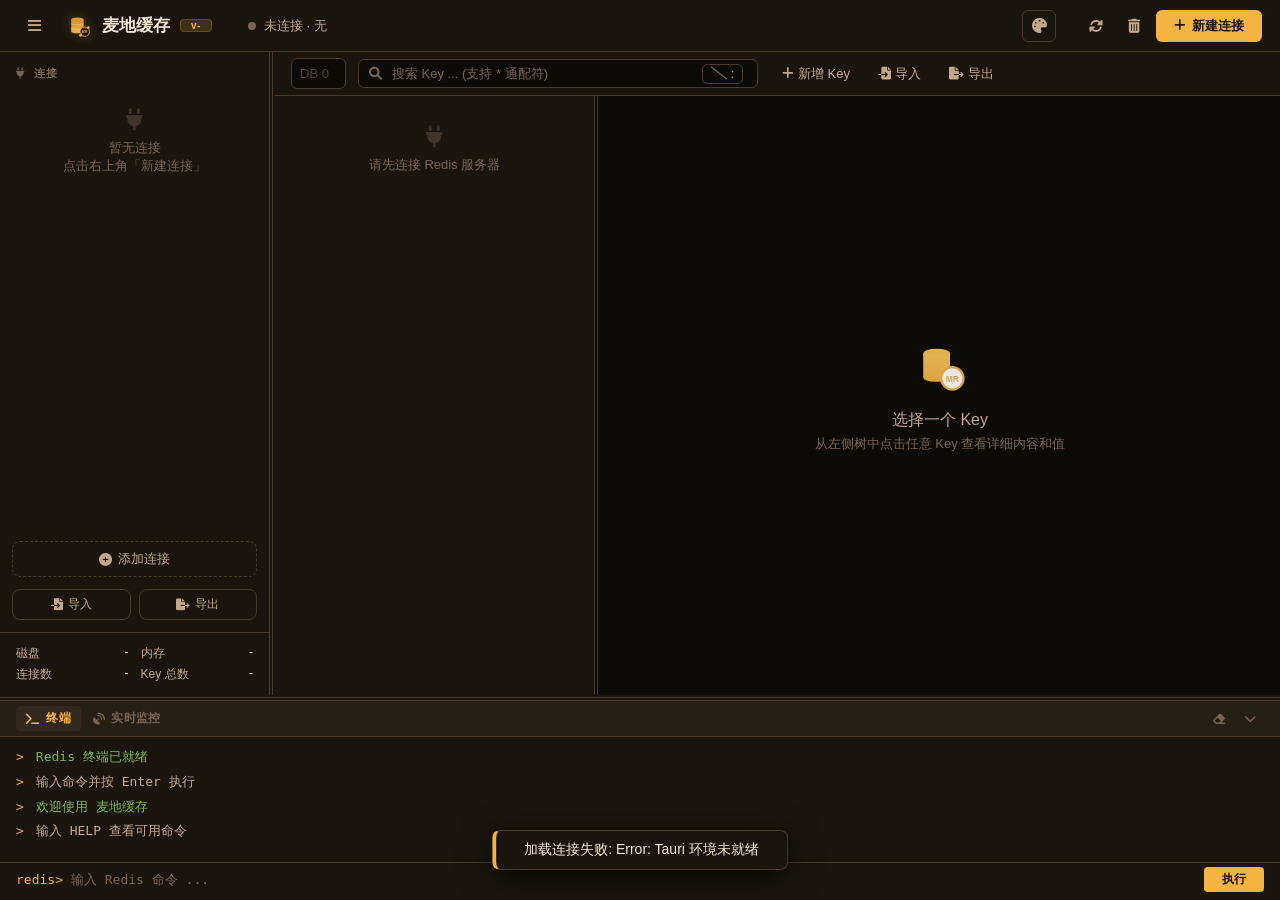
<file: frontend/index.html>
<!DOCTYPE html>
<html lang="zh-CN">
<head>
    <meta charset="UTF-8" />
    <meta name="viewport" content="width=device-width, initial-scale=1.0" />
    <title>麦地缓存</title>
    <link rel="stylesheet" href="https://cdnjs.cloudflare.com/ajax/libs/font-awesome/6.0.0-beta3/css/all.min.css" />
    <link rel="stylesheet" href="./styles.css" />
</head>
<body>

    <!-- ===== 共享 Logo 标记（连接/主界面弹窗共用，跟随主题色） ===== -->
    <svg width="0" height="0" style="position:absolute" aria-hidden="true"><defs>
        <symbol id="md-logo-mark" viewBox="0 0 100 100" xmlns="http://www.w3.org/2000/svg">
            <defs>
                <linearGradient id="titlebar-logo-gradient" x1="0%" y1="0%" x2="0%" y2="100%">
                    <stop offset="0%" stop-color="var(--accent-hover)" />
                    <stop offset="100%" stop-color="var(--accent)" />
                </linearGradient>
            </defs>
            <ellipse cx="44" cy="26" rx="24" ry="9" fill="url(#titlebar-logo-gradient)" />
            <path d="M20 26 L20 70 Q20 78 44 78 Q68 78 68 70 L68 26" fill="url(#titlebar-logo-gradient)" />
            <path d="M20 42 Q44 50 68 42" stroke="rgba(255,255,255,0.35)" stroke-width="3" fill="none" stroke-linecap="round" />
            <path d="M20 60 Q44 68 68 60" stroke="rgba(255,255,255,0.35)" stroke-width="3" fill="none" stroke-linecap="round" />
            <circle cx="72" cy="72" r="18" fill="var(--bg-secondary)" stroke="var(--accent)" stroke-width="3" />
            <text x="72" y="77" text-anchor="middle" font-family="'Noto Sans SC', 'PingFang SC', 'Microsoft YaHei', sans-serif" font-weight="700" font-size="13" fill="var(--accent)">MR</text>
            <circle cx="86" cy="56" r="5" fill="var(--accent)" />
            <circle cx="56" cy="86" r="5" fill="var(--accent)" />
            <path d="M68 56 L78 60" stroke="var(--accent)" stroke-width="2" stroke-linecap="round" fill="none" />
            <path d="M64 68 L58 86" stroke="var(--accent)" stroke-width="2" stroke-linecap="round" fill="none" />
        </symbol>
    </svg>

    <!-- ===== 主窗口 ===== -->
    <div class="app-window">

        <!-- ===== 标题栏 ===== -->
        <header class="titlebar">
            <button title="折叠/展开连接列表" id="btnSidebarToggle" class="sidebar-toggle"><i class="fas fa-bars" id="sidebarToggleIcon"></i></button>
            <div class="logo">
                <svg class="logo-mark" aria-label="麦地缓存 Logo"><use href="#md-logo-mark" /></svg>
                麦地缓存
                <span id="appVersion">v-</span>
            </div>
            <div class="connection-status">
                <span class="dot" id="statusDot"></span>
                <span id="statusLabel">已连接 · localhost:6379</span>
            </div>
            <div class="spacer"></div>
            <div class="theme-dropdown">
                <button title="切换主题" id="btnTheme" class="ghost-btn"><i class="fas fa-palette"></i></button>
                <div class="theme-menu" id="themeMenu">
                    <div class="theme-menu-title">选择主题</div>
                    <div class="theme-option active" data-theme-value="spring"><span class="theme-swatch" style="background:#4caf50"></span>春分</div>
                    <div class="theme-option" data-theme-value="summer"><span class="theme-swatch" style="background:#22a6f2"></span>立夏</div>
                    <div class="theme-option" data-theme-value="golden"><span class="theme-swatch" style="background:#d99a1b"></span>初秋</div>
                    <div class="theme-option" data-theme-value="autumn"><span class="theme-swatch" style="background:#f5b342"></span>深秋</div>
                    <div class="theme-option" data-theme-value="winter"><span class="theme-swatch" style="background:#f5f6fa"></span>冬至</div>
                </div>
            </div>
            <div class="actions">
                <button title="检查更新" id="btnCheckUpdate"><i class="fas fa-cloud-arrow-down"></i><span class="update-dot" id="updateDot"></span></button>
                <button title="刷新所有Key" id="btnRefresh"><i class="fas fa-sync-alt"></i></button>
                <button title="清空当前数据库" id="btnFlush"><i class="fas fa-trash-alt"></i></button>
                <button class="primary" id="btnNewConnection"><i class="fas fa-plus"></i> 新建连接</button>
            </div>
        </header>

        <!-- ===== 主体 ===== -->
        <div class="app-body">

            <!-- ===== 左侧边栏 ===== -->
            <aside class="sidebar" id="sidebar">
                <div class="section-title"><i class="fas fa-plug" style="margin-right:6px;"></i> 连接</div>
                <div class="connection-list" id="connectionList">
                    <!-- 由 JS 动态渲染 -->
                </div>
                <button class="add-connection" id="addConnectionBtn">
                    <i class="fas fa-plus-circle"></i> 添加连接
                </button>
                <div class="conn-io-actions">
                    <button id="btnImportConnections" title="从 JSON 文件导入连接配置（同 id 会被覆盖）"><i class="fas fa-file-import"></i> 导入</button>
                    <button id="btnExportConnections" title="把连接配置导出为 JSON 文件，可在另一台机器导入"><i class="fas fa-file-export"></i> 导出</button>
                </div>

                <div class="sidebar-footer">
                    <div class="server-stats">
                        <div class="stat-item" id="statDiskItem" title="Redis 持久化数据所在磁盘"><span>磁盘</span><span class="val" id="statDisk">-</span></div>
                        <div class="stat-item"><span>内存</span><span class="val" id="statMem">-</span></div>
                        <div class="stat-item"><span>连接数</span><span class="val" id="statConn">-</span></div>
                        <div class="stat-item"><span>Key 总数</span><span class="val" id="statKeys">-</span></div>
                    </div>
                </div>
            </aside>
            <div class="splitter splitter-v" id="splitterSidebar"></div>

            <!-- ===== 主内容 ===== -->
            <main class="main-content">

                <!-- 工具栏 -->
                <div class="toolbar">
                    <div class="key-db-selector" id="dbSelectorWrap" title="选择数据库 (Db)">
                        <i class="fas fa-database"></i>
                        <select id="dbSelect" disabled>
                            <option value="0">Db0</option>
                        </select>
                    </div>
                    <div class="search-box">
                        <i class="fas fa-search"></i>
                        <input type="text" placeholder="搜索 Key ... (支持 * 通配符)" id="keySearch" />
                        <button class="sep-btn" id="btnSeparator" title="设置 Key 分隔符（文件夹折叠模式使用）"><i class="fas fa-slash"></i><span id="sepLabel">:</span></button>
                    </div>
                    <div class="toolbar-actions">
                        <button id="btnAddKey"><i class="fas fa-plus"></i> 新增 Key</button>
                        <button id="btnImport"><i class="fas fa-file-import"></i> 导入</button>
                        <button id="btnExport"><i class="fas fa-file-export"></i> 导出</button>
                    </div>
                </div>

                <!-- 数据面板 -->
                <div class="data-panel">
                    <!-- Key 树 -->
                    <div class="key-tree" id="keyTree">
                        <!-- 由 JS 动态渲染 -->
                    </div>
                    <div class="splitter splitter-v" id="splitterTree"></div>

                    <!-- Key 详情 -->
                    <div class="key-detail" id="keyDetail">
                        <!-- 由 JS 动态渲染 -->
                    </div>
                </div>

            </main>

        </div>
        <div class="splitter splitter-h" id="splitterTerminal"></div>

        <!-- ===== 底部面板：终端 / 实时监控（共用同一块可拖拽、可折叠的区域） ===== -->
        <div class="terminal-panel" id="terminalPanel">
            <div class="terminal-header" id="terminalToggle">
                <div class="term-tabs">
                    <button class="term-tab active" id="tabTerminal" title="内置终端"><i class="fas fa-terminal"></i> 终端</button>
                    <button class="term-tab" id="tabMonitor" title="实时显示服务器上执行的命令（MONITOR）"><i class="fas fa-satellite-dish"></i> 实时监控</button>
                </div>
                <div class="spacer"></div>
                <div class="term-actions">
                    <button id="termClear" title="清空终端"><i class="fas fa-eraser"></i></button>
                    <button id="monitorClear" class="monitor-only" title="清空监控输出"><i class="fas fa-eraser"></i></button>
                    <button id="termToggleBtn" title="折叠/展开"><i class="fas fa-chevron-down" id="termChevron"></i></button>
                </div>
            </div>
            <div class="terminal-body" id="terminalBody">
                <div class="line"><span class="prompt">></span><span class="output ok">Redis 终端已就绪</span></div>
                <div class="line"><span class="prompt">></span><span class="output">输入命令并按 Enter 执行</span></div>
            </div>
            <div class="terminal-input-row">
                <span class="prompt-label">redis&gt;</span>
                <input type="text" id="terminalInput" placeholder="输入 Redis 命令 ..." autofocus />
                <button id="terminalSend">执行</button>
            </div>
            <div class="monitor-view" id="monitorView">
                <div class="monitor-toolbar">
                    <button class="primary" id="monitorToggle" disabled><i class="fas fa-play"></i> 开始监控</button>
                    <span class="monitor-state" id="monitorState"><i class="fas fa-circle-info"></i> 未开始</span>
                    <div class="spacer"></div>
                    <label class="monitor-filter" title="按原文过滤（不区分大小写的包含匹配）">
                        <i class="fas fa-filter"></i>
                        <input type="text" id="monitorFilter" placeholder="过滤 key / 命令 / 客户端 ..." />
                    </label>
                    <label class="monitor-follow" title="新命令到达时自动滚到底部"><input type="checkbox" id="monitorFollow" checked /><span>自动滚动</span></label>
                    <span class="monitor-count" id="monitorCount">0 行</span>
                </div>
                <div class="monitor-body" id="monitorBody">
                    <div class="monitor-empty">
                        点「开始监控」后，这里实时显示服务器上执行的每条命令（<code>MONITOR</code>）。<br />
                        监控用的是独立连接，不影响 Key 列表 / 终端的正常使用；<br />
                        集群模式不支持（MONITOR 是节点级命令），请用「单机」模式直连要观察的节点。
                    </div>
                </div>
            </div>
        </div>

        <!-- ===== 更新进度条（后台下载时出现，常驻窗口底部，不挡终端输入） ===== -->
        <div class="update-bar" id="updateBar">
            <div class="update-bar-fill" id="updateBarFill"></div>
            <div class="update-bar-inner">
                <i class="fas fa-circle-notch" id="updateBarIcon"></i>
                <span id="updateBarText">正在后台下载更新…</span>
                <span class="update-bar-pct" id="updateBarPct"></span>
                <div class="update-bar-spacer"></div>
                <button class="primary" id="updateBarRestart" style="display:none;">立即重启</button>
                <button id="updateBarDismiss" title="收起进度条（更新已下载，重启后生效）" style="display:none;"><i class="fas fa-times"></i></button>
            </div>
        </div>

    </div>

    <!-- ===== 连接对话框 ===== -->
    <div class="modal-overlay" id="connectionModal">
        <div class="modal">
            <div class="modal-title"><svg class="logo-mark" aria-label="麦地连接 Logo"><use href="#md-logo-mark" /></svg> <span id="modalTitle">新建连接</span></div>
            <div class="form-group">
                <label>连接名称</label>
                <input type="text" id="connName" placeholder="例如: 本地开发" value="localhost" />
            </div>
            <div class="form-row">
                <div class="form-group">
                    <label>主机</label>
                    <input type="text" id="connHost" placeholder="127.0.0.1" value="127.0.0.1" />
                </div>
                <div class="form-group">
                    <label>端口</label>
                    <input type="number" id="connPort" placeholder="6379" value="6379" />
                </div>
            </div>
            <div class="form-row">
                <div class="form-group">
                    <label>用户名 (可选)</label>
                    <input type="text" id="connUser" placeholder="default" />
                </div>
                <div class="form-group">
                    <label>密码 (可选)</label>
                    <input type="password" id="connPass" placeholder="••••••••" />
                </div>
            </div>
            <div class="form-row">
                <div class="form-group">
                    <label class="checkbox-label"><input type="checkbox" id="connReadonly" /><span>只读连接</span></label>
                </div>
                <div class="form-group">
                    <label class="checkbox-label"><input type="checkbox" id="connCluster" /><span>集群模式</span></label>
                </div>
            </div>
            <div class="form-row">
                <div class="form-group">
                    <label class="checkbox-label"><input type="checkbox" id="connTls" /><span>TLS 加密 (rediss://)</span></label>
                </div>
                <div class="form-group" id="connTlsInsecureWrap" style="visibility:hidden;">
                    <label class="checkbox-label"><input type="checkbox" id="connTlsInsecure" /><span>跳过证书校验（自签名）</span></label>
                </div>
            </div>
            <div class="form-row">
                <div class="form-group">
                    <label>建连超时 (秒，可选)</label>
                    <input type="number" id="connConnectTimeout" placeholder="默认 5" min="1" />
                </div>
                <div class="form-group">
                    <label>命令超时 (秒，可选)</label>
                    <input type="number" id="connCommandTimeout" placeholder="默认 10" min="1" title="大 Key 整表读取慢时可调大" />
                </div>
            </div>
            <div class="form-group">
                <label for="connSeparator">Key 分隔符</label>
                <input type="text" id="connSeparator" placeholder=":" maxlength="4" />
            </div>
            <div class="modal-actions">
                <button class="secondary" id="modalTest">测试连接</button>
                <span id="testStatus"></span>
                <div class="spacer"></div>
                <button class="secondary" id="modalCancel">取消</button>
                <button class="primary" id="modalSave">保存连接</button>
            </div>
        </div>
    </div>

    <!-- ===== 新增 Key 对话框 ===== -->
    <div class="modal-overlay" id="addKeyModal">
        <div class="modal">
            <div class="modal-title"><svg class="logo-mark" aria-label="麦地新增Key Logo"><use href="#md-logo-mark" /></svg> 新增 Key</div>
            <div class="form-group">
                <label>Key 名称</label>
                <input type="text" id="addKeyName" placeholder="请输入 Key 名称" />
            </div>
            <div class="form-group">
                <label>值</label>
                <textarea id="addKeyValue" rows="6" placeholder="请输入 Key 的值" style="width:100%;resize:vertical;box-sizing:border-box;"></textarea>
            </div>
            <div class="form-group">
                <label>TTL（秒）</label>
                <input type="number" id="addKeyTtl" value="-1" placeholder="-1 表示永不过期" />
                <small style="color: var(--text-muted); font-size: 12px;">-1 表示永不过期，正整数表示过期秒数</small>
            </div>
            <div class="modal-actions">
                <button class="secondary" id="addKeyCancel">取消</button>
                <button class="primary" id="addKeySave">创建</button>
            </div>
        </div>
    </div>

    <!-- ===== Key 重命名 / 复制（共用一个对话框） ===== -->
    <div class="modal-overlay" id="keyOpModal">
        <div class="modal">
            <div class="modal-title"><svg class="logo-mark" aria-label="麦地 Key 操作 Logo"><use href="#md-logo-mark" /></svg> <span id="keyOpTitle">重命名 Key</span></div>
            <div class="form-group">
                <label>源 Key</label>
                <input type="text" id="keyOpSource" disabled />
            </div>
            <div class="form-group">
                <label>目标 Key 名称</label>
                <input type="text" id="keyOpDest" placeholder="请输入目标 Key 名称" />
                <small id="keyOpHint" style="color: var(--text-muted); font-size: 12px;"></small>
            </div>
            <div class="form-group">
                <label class="checkbox-label"><input type="checkbox" id="keyOpOverwrite" /><span>覆盖已存在的目标 Key</span></label>
                <small id="keyOpOverwriteHint" style="color: var(--text-muted); font-size: 12px;"></small>
            </div>
            <div class="modal-actions">
                <button class="secondary" id="keyOpCancel">取消</button>
                <button class="primary" id="keyOpConfirm">确定</button>
            </div>
        </div>
    </div>

    <!-- 通用确认对话框（替代原生 confirm，避免 WebView 兼容问题） -->
    <div class="modal-overlay" id="confirmModal">
        <div class="modal" style="width: 400px;">
            <div class="modal-title"><i class="fas fa-exclamation-triangle" style="color: var(--accent);"></i> <span id="confirmTitle">提示</span></div>
            <div id="confirmMessage" style="margin-bottom: 24px; line-height: 1.6; color: var(--text-secondary); word-break: break-all;"></div>
            <label id="confirmOption" style="display:none; align-items:center; gap:8px; margin-bottom: 20px; font-size: 13px; color: var(--text-secondary); cursor: pointer;">
                <input type="checkbox" id="confirmOptionBox" />
                <span id="confirmOptionLabel"></span>
            </label>
            <div class="modal-actions" style="justify-content: flex-end; gap: 10px;">
                <button class="secondary" id="confirmCancel">取消</button>
                <button class="primary" id="confirmOk" style="background: var(--danger, #e5484d); border-color: var(--danger, #e5484d);">删除</button>
            </div>
        </div>
    </div>

    <!-- ===== 更新对话框（「发现新版本」与「更新已就绪」共用一套结构） ===== -->
    <div class="modal-overlay" id="updateModal">
        <div class="modal" style="width: 460px;">
            <div class="modal-title"><i class="fas fa-cloud-arrow-down" style="color: var(--accent);"></i> <span id="updateModalTitle">发现新版本</span></div>
            <div id="updateModalBody" style="line-height: 1.7; color: var(--text-secondary); font-size: 13px;"></div>
            <div class="modal-actions" style="margin-top: 22px;">
                <button class="secondary" id="updateModalCancel">稍后</button>
                <button class="primary" id="updateModalOk">立即更新</button>
            </div>
        </div>
    </div>

    <script type="module" src="./js/main.js"></script>
</body>
</html>
</file>
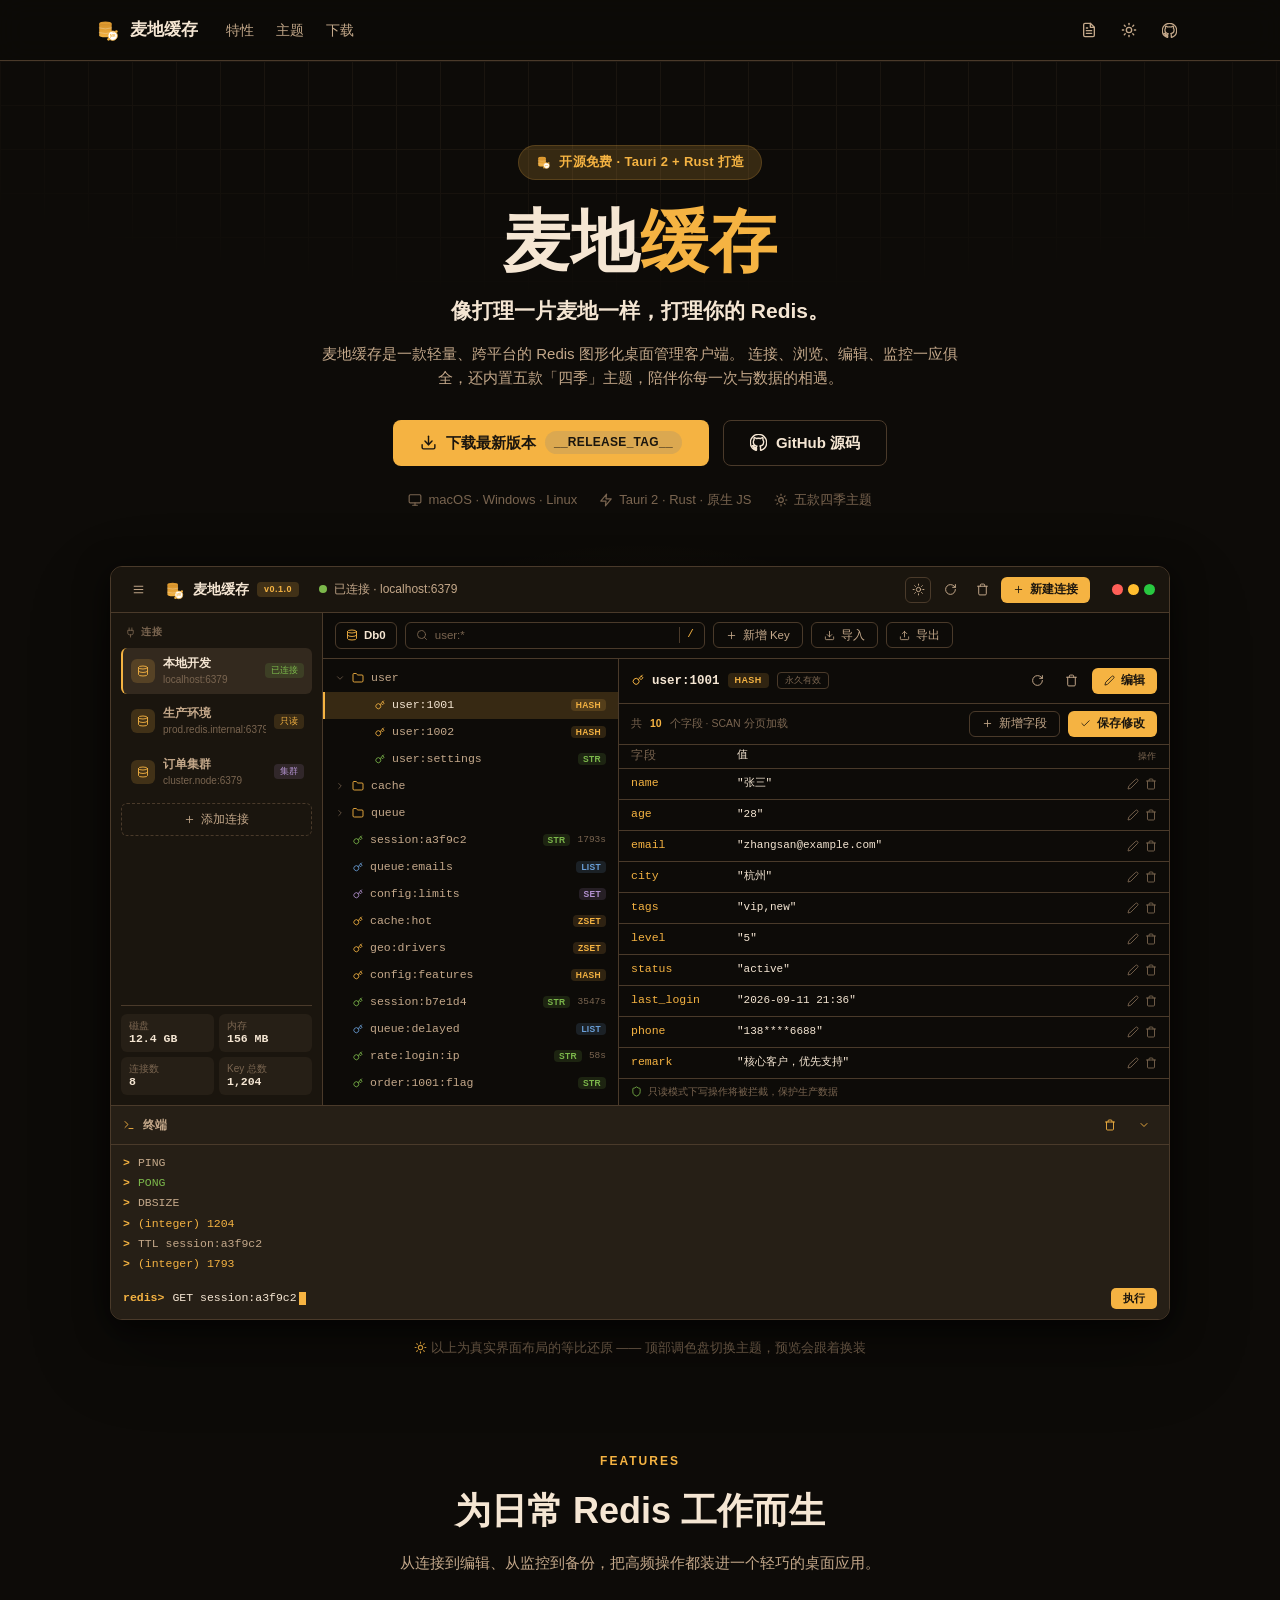
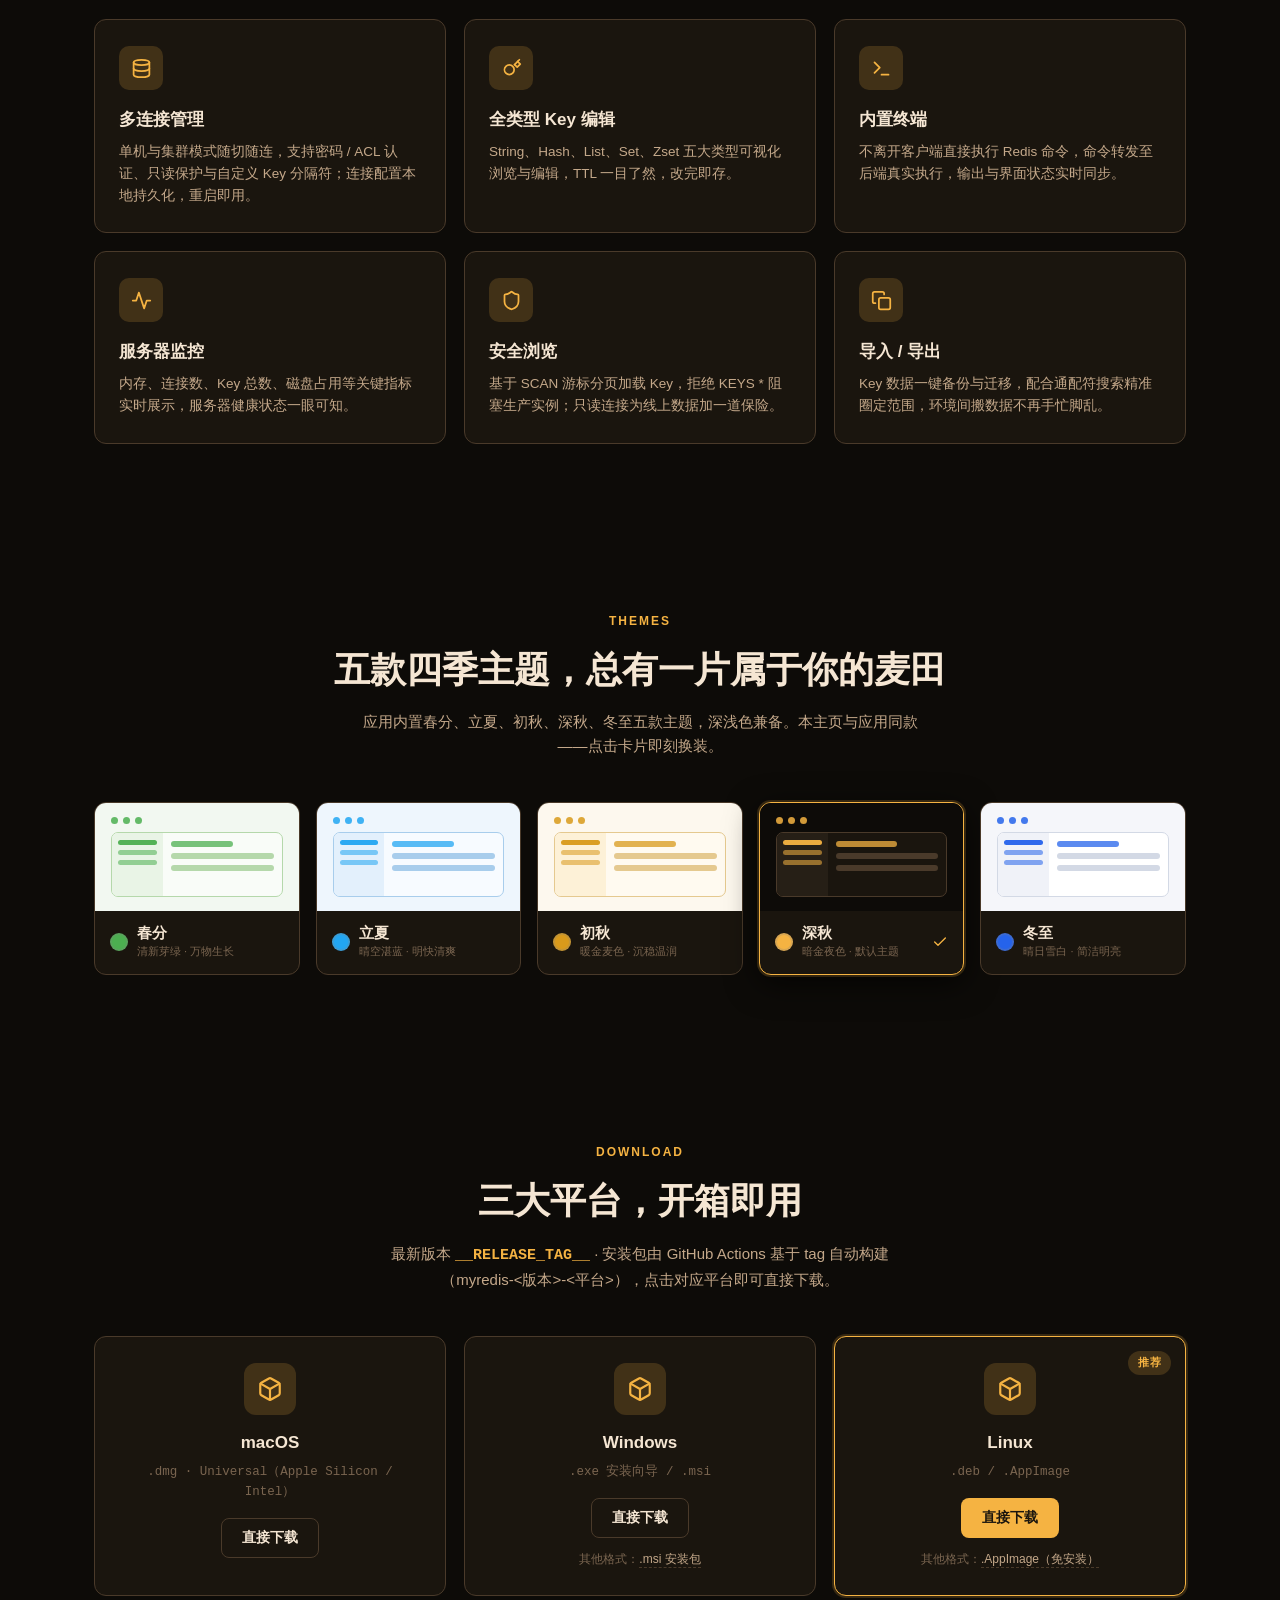
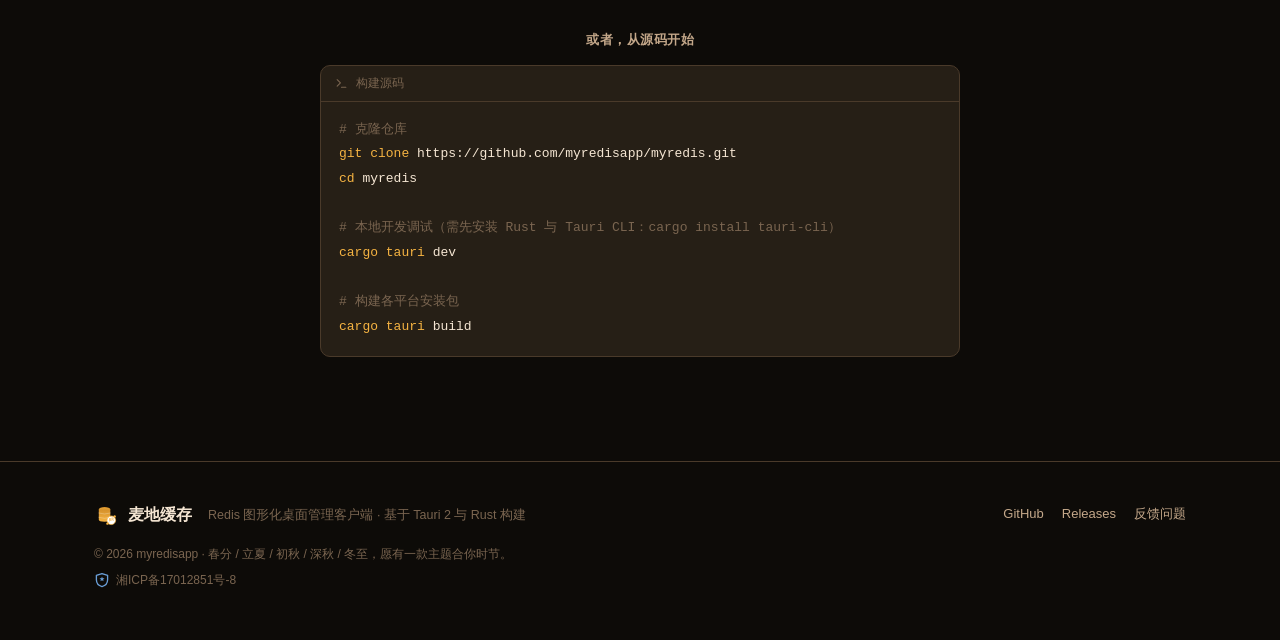
<file: web/index.html>
<!DOCTYPE html>
<html lang="zh-CN" data-theme="autumn">
<head>
    <meta charset="UTF-8" />
    <meta name="viewport" content="width=device-width, initial-scale=1.0" />
    <title>麦地缓存 — Redis 图形化桌面管理客户端</title>
    <meta name="description" content="麦地缓存（MaiDi Cache）是一款开源、轻量、跨平台的 Redis 图形化桌面管理客户端。连接、浏览、编辑、监控 Redis，一应俱全；内置春分、立夏、初秋、深秋、冬至五款四季主题。基于 Tauri 2 与 Rust 构建。" />
    <link rel="icon" href="data:image/svg+xml,%3Csvg xmlns='http://www.w3.org/2000/svg' viewBox='0 0 100 100'%3E%3Cellipse cx='44' cy='26' rx='24' ry='9' fill='%23f5b342'/%3E%3Cpath d='M20 26 L20 70 Q20 78 44 78 Q68 78 68 70 L68 26' fill='%23f5b342'/%3E%3Cpath d='M20 42 Q44 50 68 42' stroke='rgba(255,255,255,0.35)' stroke-width='3' fill='none'/%3E%3Cpath d='M20 60 Q44 68 68 60' stroke='rgba(255,255,255,0.35)' stroke-width='3' fill='none'/%3E%3Ccircle cx='72' cy='72' r='18' fill='%23fff' stroke='%23f5b342' stroke-width='3'/%3E%3Ctext x='72' y='77' text-anchor='middle' font-family='sans-serif' font-weight='700' font-size='13' fill='%23d4902a'%3EMR%3C/text%3E%3C/svg%3E" />
    <style>
        /* ============================================================
           主题变量 —— 与 frontend/index.html 完全一致的五款四季主题
           ============================================================ */

        /* ========== 深秋（暗色金，默认） ========== */
        :root,
        [data-theme="autumn"] {
            --bg-primary: #0d0b08;
            --bg-secondary: #1a150e;
            --bg-tertiary: #261f16;
            --bg-hover: #33291e;
            --bg-active: #403528;
            --bg-input: #0d0b08;
            --border-color: #4a3a2a;
            --text-primary: #f5e6d3;
            --text-secondary: #c4a88a;
            --text-muted: #7a6550;
            --accent: #f5b342;          /* 金黄色主色 */
            --accent-hover: #d4902a;
            --accent-dim: rgba(245, 179, 66, 0.18);
            --green: #7cb84b;
            --blue: #6a9fd8;
            --yellow: #f5b342;
            --purple: #b392d0;
            --radius: 8px;
            --shadow: 0 8px 32px rgba(0, 0, 0, 0.7);
            --font: 'Segoe UI', -apple-system, BlinkMacSystemFont, 'PingFang SC', 'Hiragino Sans GB', 'Microsoft YaHei', sans-serif;
            --mono: ui-monospace, SFMono-Regular, Menlo, Consolas, 'Liberation Mono', monospace;
            color-scheme: dark;
        }

        /* ========== 初秋（亮金色） ========== */
        [data-theme="golden"] {
            --bg-primary: #fdf8ee;
            --bg-secondary: #fffaf0;
            --bg-tertiary: #fdf1d7;
            --bg-hover: #f7e6c3;
            --bg-active: #f0d9a8;
            --bg-input: #fdf8ee;
            --border-color: #e5c98f;
            --text-primary: #3d2f14;
            --text-secondary: #6b5622;
            --text-muted: #a08a4e;
            --accent: #d99a1b;          /* 暖金主色 */
            --accent-hover: #b87f12;
            --accent-dim: rgba(217, 154, 27, 0.16);
            --green: #5f9e3a;
            --blue: #4c7fc0;
            --yellow: #d9a514;
            --purple: #9a6fc4;
            --radius: 8px;
            --shadow: 0 8px 32px rgba(140, 100, 30, 0.25);
            color-scheme: light;
        }

        /* ========== 春分（清新绿） ========== */
        [data-theme="spring"] {
            --bg-primary: #f2f8f1;
            --bg-secondary: #f9fcf8;
            --bg-tertiary: #e9f4e6;
            --bg-hover: #dcefd5;
            --bg-active: #cde6c4;
            --bg-input: #f9fcf8;
            --border-color: #b5d8ab;
            --text-primary: #1e3320;
            --text-secondary: #44664b;
            --text-muted: #7b9b80;
            --accent: #4caf50;          /* 春芽绿主色 */
            --accent-hover: #3d9440;
            --accent-dim: rgba(76, 175, 80, 0.15);
            --green: #4caf50;
            --blue: #66bb6a;
            --yellow: #d4a017;
            --purple: #9ccc65;
            --radius: 8px;
            --shadow: 0 8px 32px rgba(76, 130, 70, 0.18);
            color-scheme: light;
        }

        /* ========== 立夏（晴空蓝） ========== */
        [data-theme="summer"] {
            --bg-primary: #eef6fd;
            --bg-secondary: #f7fbff;
            --bg-tertiary: #e3f0fc;
            --bg-hover: #d0e6fa;
            --bg-active: #bcdbf8;
            --bg-input: #f4faff;
            --border-color: #a8cdec;
            --text-primary: #0f2b42;
            --text-secondary: #2f5f8a;
            --text-muted: #6f96b8;
            --accent: #22a6f2;          /* 夏日晴空蓝主色 */
            --accent-hover: #1687cc;
            --accent-dim: rgba(34, 166, 242, 0.15);
            --green: #2ecc9a;
            --blue: #22a6f2;
            --yellow: #ffc93c;
            --purple: #9b6cc4;
            --radius: 8px;
            --shadow: 0 8px 32px rgba(34, 110, 170, 0.16);
            color-scheme: light;
        }

        /* ========== 冬至（明亮模式） ========== */
        [data-theme="winter"] {
            --bg-primary: #f5f6fa;
            --bg-secondary: #ffffff;
            --bg-tertiary: #f0f2f8;
            --bg-hover: #e7ebf5;
            --bg-active: #dbe2f0;
            --bg-input: #ffffff;
            --border-color: #d3d9e5;
            --text-primary: #1c2333;
            --text-secondary: #455069;
            --text-muted: #8a93a6;
            --accent: #2563eb;          /* 冬日晴空蓝 */
            --accent-hover: #1d4fd8;
            --accent-dim: rgba(37, 99, 235, 0.12);
            --green: #2f9e5f;
            --blue: #3b82f6;
            --yellow: #d99a14;
            --purple: #8b5cf6;
            --radius: 8px;
            --shadow: 0 8px 32px rgba(31, 41, 72, 0.14);
            color-scheme: light;
        }

        /* ============================================================
           全局
           ============================================================ */
        * { margin: 0; padding: 0; box-sizing: border-box; }
        html { scroll-behavior: smooth; }
        html.t-anim body,
        html.t-anim .nav,
        html.t-anim section,
        html.t-anim .card,
        html.t-anim .shot-glow,
        html.t-anim footer,
        html.t-anim .btn,
        html.t-anim .icon-btn,
        html.t-anim .feature-card,
        html.t-anim .theme-card,
        html.t-anim .dl-card,
        html.t-anim .app-shot,
        html.t-anim .app-shot * {
            transition: background-color 0.35s ease, color 0.35s ease, border-color 0.35s ease;
        }
        body {
            font-family: var(--font);
            background: var(--bg-primary);
            color: var(--text-primary);
            line-height: 1.6;
            overflow-x: hidden;
        }
        ::selection { background: var(--accent-dim); color: var(--text-primary); }
        a { color: inherit; text-decoration: none; }
        .container { max-width: 1140px; margin: 0 auto; padding: 0 24px; }
        section { scroll-margin-top: 76px; }
        /* Logo 渐变颜色：走 CSS 规则以跟随四季主题（var() 在 SVG 表现属性中部分浏览器不生效） */
        #md-logo-gradient .md-logo-stop-top { stop-color: var(--accent-hover); }
        #md-logo-gradient .md-logo-stop-bottom { stop-color: var(--accent); }
        .icon { width: 1em; height: 1em; display: inline-block; vertical-align: -0.125em; fill: none; stroke: currentColor; stroke-width: 2; stroke-linecap: round; stroke-linejoin: round; flex-shrink: 0; }

        /* 滚动显现动画 */
        .reveal { opacity: 0; transform: translateY(18px); transition: opacity 0.6s ease, transform 0.6s ease; }
        .reveal.in { opacity: 1; transform: none; }
        @media (prefers-reduced-motion: reduce) {
            html { scroll-behavior: auto; }
            .reveal { opacity: 1; transform: none; transition: none; }
            html.t-anim body, html.t-anim .nav, html.t-anim section, html.t-anim .card,
            html.t-anim .shot-glow, html.t-anim footer, html.t-anim .btn, html.t-anim .icon-btn,
            html.t-anim .feature-card, html.t-anim .theme-card, html.t-anim .dl-card,
            html.t-anim .app-shot, html.t-anim .app-shot * { transition: none !important; }
        }

        /* ============================================================
           顶部导航
           ============================================================ */
        .nav {
            position: sticky; top: 0; z-index: 100;
            background: var(--bg-primary);
            border-bottom: 1px solid var(--border-color);
        }
        @supports (backdrop-filter: blur(1px)) {
            .nav {
                background: color-mix(in srgb, var(--bg-primary) 74%, transparent);
                backdrop-filter: blur(14px) saturate(1.15);
                -webkit-backdrop-filter: blur(14px) saturate(1.15);
            }
        }
        .nav-inner { display: flex; align-items: center; gap: 28px; height: 60px; }
        .nav .brand { display: flex; align-items: center; gap: 10px; font-weight: 700; font-size: 17px; }
        .nav .brand .logo-mark { width: 26px; height: 26px; display: block; }
        .nav-links { display: flex; gap: 22px; font-size: 14px; color: var(--text-secondary); }
        .nav-links a:hover { color: var(--accent); }
        .nav .spacer { flex: 1; }
        .icon-btn {
            width: 34px; height: 32px; border-radius: 6px;
            background: transparent; border: 1px solid var(--border-color);
            color: var(--text-secondary); cursor: pointer; font-size: 15px;
            display: inline-flex; align-items: center; justify-content: center;
            transition: all 0.2s;
        }
        .icon-btn:hover { background: var(--bg-hover); color: var(--text-primary); border-color: var(--accent); }
        .icon-btn .icon { width: 16px; height: 16px; }
        /* 右上角图标组：两个独立、无边框的图标按钮 */
        .nav .nav-actions { display: flex; align-items: center; gap: 6px; }
        .nav .nav-actions .icon-btn,
        .nav .nav-actions .github-btn {
            display: inline-flex; align-items: center; justify-content: center;
            width: 34px; height: 32px; border: none; border-radius: 6px;
            background: transparent; color: var(--text-secondary);
            cursor: pointer; transition: all 0.2s;
        }
        .nav .nav-actions .icon-btn:hover,
        .nav .nav-actions .github-btn:hover { background: var(--bg-hover); color: var(--text-primary); }
        .nav .nav-actions .github-btn .icon { width: 15px; height: 15px; }

        /* 主题下拉（与应用内一致） */
        .theme-dropdown { position: relative; }
        .theme-menu {
            position: absolute; top: 40px; right: 0; min-width: 150px;
            background: var(--bg-tertiary); border: 1px solid var(--border-color);
            border-radius: var(--radius); box-shadow: var(--shadow);
            padding: 6px; z-index: 200; display: none; flex-direction: column; gap: 2px;
        }
        .theme-menu.open { display: flex; }
        .theme-menu-title { font-size: 11px; color: var(--text-muted); padding: 4px 8px 6px; text-transform: uppercase; letter-spacing: 0.5px; }
        .theme-option {
            display: flex; align-items: center; gap: 10px;
            padding: 8px 10px; border-radius: 6px; cursor: pointer;
            color: var(--text-secondary); font-size: 13px; white-space: nowrap; transition: background 0.15s, color 0.15s;
        }
        .theme-option:hover { background: var(--bg-hover); color: var(--text-primary); }
        .theme-option.active { background: var(--accent-dim); color: var(--accent); font-weight: 600; }
        .theme-swatch { width: 16px; height: 16px; border-radius: 50%; border: 2px solid rgba(128, 128, 128, 0.25); flex-shrink: 0; }

        /* ============================================================
           Hero
           ============================================================ */
        .hero { position: relative; padding: 84px 0 30px; text-align: center; overflow: hidden; }
        .hero::before {
            content: ""; position: absolute; inset: 0; pointer-events: none;
            background-image:
                linear-gradient(var(--border-color) 1px, transparent 1px),
                linear-gradient(90deg, var(--border-color) 1px, transparent 1px);
            background-size: 44px 44px;
            opacity: 0.22;
            -webkit-mask-image: radial-gradient(ellipse 85% 65% at 50% 0%, #000 35%, transparent 78%);
            mask-image: radial-gradient(ellipse 85% 65% at 50% 0%, #000 35%, transparent 78%);
        }
        .hero .container { position: relative; }
        .hero-pill {
            display: inline-flex; align-items: center; gap: 8px;
            padding: 6px 16px; border-radius: 999px;
            background: var(--accent-dim); color: var(--accent);
            border: 1px solid var(--accent-dim);
            font-size: 13px; font-weight: 600; letter-spacing: 0.3px;
        }
        .hero-pill .logo-mark { width: 16px; height: 16px; display: block; }
        .hero h1 {
            margin-top: 22px;
            font-size: clamp(44px, 7vw, 68px);
            font-weight: 800; letter-spacing: 1px; line-height: 1.15;
        }
        .hero h1 .accent { color: var(--accent); }
        .hero .tagline { margin-top: 14px; font-size: clamp(17px, 2.4vw, 21px); color: var(--text-primary); font-weight: 600; }
        .hero .desc { margin: 14px auto 0; max-width: 640px; font-size: 15px; color: var(--text-secondary); }
        .hero-ctas { margin-top: 30px; display: flex; gap: 14px; justify-content: center; flex-wrap: wrap; }
        .btn {
            display: inline-flex; align-items: center; gap: 9px;
            height: 46px; padding: 0 26px; border-radius: 8px;
            font-size: 15px; font-weight: 600; cursor: pointer;
            border: 1px solid transparent; transition: all 0.2s;
        }
        .btn .icon { width: 17px; height: 17px; }
        .btn-primary { background: var(--accent); color: #fff; }
        :root[data-theme="autumn"] .btn-primary, [data-theme="autumn"] .btn-primary { color: #1a150e; }
        .btn-primary:hover { background: var(--accent-hover); transform: translateY(-1px); }
        .btn-ghost { background: transparent; border-color: var(--border-color); color: var(--text-primary); }
        .btn-ghost:hover { border-color: var(--accent); color: var(--accent); background: var(--accent-dim); }
        .hero-meta { margin-top: 24px; display: flex; gap: 10px 22px; justify-content: center; flex-wrap: wrap; font-size: 13px; color: var(--text-muted); }
        .hero-meta span { display: inline-flex; align-items: center; gap: 6px; }
        .hero-meta .icon { width: 14px; height: 14px; }

        /* ============================================================
           应用界面预览（纯 CSS 复刻，跟随主题换肤）
           ============================================================ */
        .preview { position: relative; padding: 26px 0 10px; }
        .shot-stage { position: relative; margin: 0 auto; max-width: 1060px; }
        .shot-glow {
            position: absolute; inset: -40px 0 -60px; pointer-events: none;
            background: radial-gradient(58% 60% at 50% 45%, var(--accent-dim), transparent 72%);
        }
        .shot-scale { width: 1060px; transform-origin: top left; position: relative; }
        .app-shot {
            width: 1060px; border-radius: 12px; overflow: hidden;
            background: var(--bg-secondary);
            border: 1px solid var(--border-color);
            box-shadow: var(--shadow), 0 30px 80px rgba(0, 0, 0, 0.25);
            display: flex; flex-direction: column;
            font-size: 13px; line-height: 1.45;
            text-align: left;
        }
        .app-shot * { min-width: 0; }
        .app-shot .icon { stroke-width: 1.8; }

        /* --- 模拟标题栏 --- */
        .m-titlebar {
            height: 46px; display: flex; align-items: center; gap: 12px;
            padding: 0 14px; border-bottom: 1px solid var(--border-color);
            background: var(--bg-secondary); flex-shrink: 0;
        }
        .m-titlebar .m-logo { display: flex; align-items: center; gap: 8px; font-weight: 600; font-size: 14px; }
        .m-titlebar .m-logo .logo-mark { width: 22px; height: 22px; display: block; }
        .m-titlebar .m-logo .ver {
            background: var(--accent-dim); color: var(--accent);
            font-size: 9px; font-weight: 700; padding: 1px 7px; border-radius: 4px; letter-spacing: 0.5px;
        }
        .m-status { display: flex; align-items: center; gap: 7px; font-size: 12px; color: var(--text-secondary); margin-left: 8px; }
        .m-status .dot { width: 8px; height: 8px; border-radius: 50%; background: var(--green); animation: pulse-dot 2s infinite; }
        @keyframes pulse-dot { 0%, 100% { opacity: 1; } 50% { opacity: 0.4; } }
        .m-spacer { flex: 1; }
        .m-tb-actions { display: flex; gap: 6px; align-items: center; }
        .m-icon-btn {
            width: 26px; height: 26px; border-radius: 6px; border: 1px solid transparent;
            background: transparent; color: var(--text-secondary);
            display: inline-flex; align-items: center; justify-content: center;
        }
        .m-icon-btn .icon { width: 13px; height: 13px; }
        .m-icon-btn.bordered { border-color: var(--border-color); }
        .m-btn {
            height: 26px; padding: 0 12px; border-radius: 6px; border: none;
            display: inline-flex; align-items: center; gap: 6px;
            font-size: 11.5px; font-weight: 600; background: var(--accent); color: #fff;
        }
        [data-theme="autumn"] .app-shot .m-btn { color: #1a150e; }
        .m-btn .icon { width: 11px; height: 11px; }
        .m-win-controls { display: flex; gap: 5px; margin-left: 10px; }
        .m-win-controls span { width: 11px; height: 11px; border-radius: 50%; display: block; }
        .m-win-controls .close { background: #ff5f57; }
        .m-win-controls .min { background: #ffbd2e; }
        .m-win-controls .max { background: #28c840; }

        /* --- 模拟主体 --- */
        .m-body { display: flex; flex: 1; min-height: 0; height: 500px; }
        .m-side {
            width: 212px; flex-shrink: 0; border-right: 1px solid var(--border-color);
            background: var(--bg-secondary); display: flex; flex-direction: column; padding: 10px;
        }
        .m-side-title { font-size: 10px; font-weight: 600; color: var(--text-muted); text-transform: uppercase; letter-spacing: 0.5px; padding: 2px 4px 8px; display: flex; align-items: center; gap: 5px; }
        .m-side-title .icon { width: 11px; height: 11px; }
        .m-conn { display: flex; flex-direction: column; gap: 4px; }
        .m-conn-item {
            display: flex; align-items: center; gap: 8px; padding: 7px 8px;
            border-radius: 6px; border-left: 2px solid transparent; color: var(--text-secondary);
        }
        .m-conn-item.active { background: var(--bg-hover); border-left-color: var(--accent); color: var(--text-primary); }
        .m-conn-item .cicon { width: 24px; height: 24px; border-radius: 6px; background: var(--accent-dim); color: var(--accent); display: flex; align-items: center; justify-content: center; flex-shrink: 0; }
        .m-conn-item .cicon .icon { width: 12px; height: 12px; }
        .m-conn-item .cinfo { flex: 1; line-height: 1.25; overflow: hidden; }
        .m-conn-item .cname { font-size: 12px; font-weight: 600; white-space: nowrap; overflow: hidden; text-overflow: ellipsis; }
        .m-conn-item .chost { font-size: 10px; color: var(--text-muted); white-space: nowrap; overflow: hidden; text-overflow: ellipsis; }
        .m-badge { font-size: 9px; padding: 1px 6px; border-radius: 4px; flex-shrink: 0; }
        .m-badge.online { color: var(--green); background: rgba(124, 184, 75, 0.15); }
        .m-badge.ro { color: var(--yellow); background: rgba(245, 179, 66, 0.14); }
        .m-badge.cluster { color: var(--purple); background: rgba(179, 146, 208, 0.15); }
        .m-add-conn {
            margin-top: 8px; display: flex; align-items: center; justify-content: center; gap: 6px;
            padding: 7px; border-radius: 6px; border: 1px dashed var(--border-color);
            color: var(--text-secondary); font-size: 11.5px;
        }
        .m-add-conn .icon { width: 11px; height: 11px; }
        .m-stats { margin-top: auto; border-top: 1px solid var(--border-color); padding-top: 8px; display: grid; grid-template-columns: 1fr 1fr; gap: 5px; }
        .m-stat { background: var(--bg-tertiary); border-radius: 6px; padding: 5px 8px; line-height: 1.3; }
        .m-stat .k { font-size: 10px; color: var(--text-muted); }
        .m-stat .v { font-size: 11.5px; font-weight: 700; color: var(--text-primary); font-family: var(--mono); }

        /* --- 工具栏 --- */
        .m-main { flex: 1; display: flex; flex-direction: column; min-width: 0; background: var(--bg-primary); }
        .m-toolbar { display: flex; align-items: center; gap: 8px; padding: 9px 12px; border-bottom: 1px solid var(--border-color); flex-shrink: 0; }
        .m-db { display: flex; align-items: center; gap: 6px; padding: 4px 10px; border: 1px solid var(--border-color); border-radius: 6px; font-size: 11.5px; color: var(--text-secondary); }
        .m-db .icon { width: 12px; height: 12px; color: var(--accent); }
        .m-db b { color: var(--text-primary); font-weight: 600; }
        .m-search { flex: 1; display: flex; align-items: center; gap: 7px; padding: 4px 10px; background: var(--bg-input); border: 1px solid var(--border-color); border-radius: 6px; color: var(--text-muted); font-size: 11.5px; max-width: 300px; }
        .m-search .icon { width: 12px; height: 12px; }
        .m-search .sep { margin-left: auto; color: var(--accent); font-family: var(--mono); font-size: 11px; border-left: 1px solid var(--border-color); padding-left: 7px; }
        .m-toolbar .m-btn { margin-left: 0; }
        .m-btn.ghost { background: transparent; border: 1px solid var(--border-color); color: var(--text-secondary); font-weight: 500; }
        [data-theme="autumn"] .app-shot .m-btn.ghost { color: var(--text-secondary); }

        /* --- 数据面板 --- */
        .m-data { flex: 1; display: flex; min-height: 0; }
        .m-tree { width: 296px; flex-shrink: 0; border-right: 1px solid var(--border-color); overflow: hidden; padding: 6px 0; }
        .m-tree-row { display: flex; align-items: center; gap: 7px; height: 27px; padding: 0 12px; color: var(--text-secondary); font-size: 12px; }
        .m-tree-row .tw { width: 10px; height: 10px; color: var(--text-muted); flex-shrink: 0; }
        .m-tree-row .ficon { width: 12px; height: 12px; color: var(--yellow); flex-shrink: 0; }
        .m-tree-row .kicon { width: 11px; height: 11px; flex-shrink: 0; }
        .m-tree-row .kname { flex: 1; white-space: nowrap; overflow: hidden; text-overflow: ellipsis; font-family: var(--mono); font-size: 11.5px; }
        .m-tree-row.indent { padding-left: 34px; }
        .m-tree-row .tbadge { font-size: 8.5px; font-weight: 700; padding: 0 5px; border-radius: 4px; letter-spacing: 0.3px; flex-shrink: 0; }
        .m-tree-row .ttls { font-size: 9.5px; color: var(--text-muted); font-family: var(--mono); flex-shrink: 0; }
        .m-tree-row.selected { background: var(--accent-dim); color: var(--text-primary); box-shadow: inset 2px 0 0 var(--accent); }
        .t-string { color: var(--green); }
        .t-hash { color: var(--yellow); }
        .t-list { color: var(--blue); }
        .t-set { color: var(--purple); }
        .bg-string { background: rgba(124, 184, 75, 0.15); }
        .bg-hash { background: rgba(245, 179, 66, 0.15); }
        .bg-list { background: rgba(106, 159, 216, 0.15); }
        .bg-set { background: rgba(179, 146, 208, 0.15); }
        .bg-zset { background: rgba(232, 169, 74, 0.15); }

        /* --- Key 详情 --- */
        .m-detail { flex: 1; display: flex; flex-direction: column; min-width: 0; }
        .m-detail-head { display: flex; align-items: center; gap: 8px; padding: 9px 12px; border-bottom: 1px solid var(--border-color); }
        .m-detail-head .kicon { width: 13px; height: 13px; color: var(--yellow); }
        .m-detail-head .kname { font-family: var(--mono); font-size: 12.5px; font-weight: 700; }
        .m-type-pill { font-size: 9px; font-weight: 700; padding: 1px 7px; border-radius: 4px; letter-spacing: 0.4px; }
        .m-ttl-pill { font-size: 9px; padding: 1px 7px; border-radius: 4px; color: var(--text-muted); border: 1px solid var(--border-color); }
        .m-detail-sub { display: flex; align-items: center; gap: 8px; padding: 7px 12px; border-bottom: 1px solid var(--border-color); color: var(--text-muted); font-size: 10.5px; }
        .m-detail-sub .count { color: var(--accent); font-weight: 700; }
        .m-table { flex: 1; overflow: hidden; }
        .m-tr { display: flex; align-items: center; gap: 10px; padding: 0 12px; height: 31px; border-bottom: 1px solid var(--border-color); }
        .m-tr:hover { background: var(--bg-hover); }
        .m-tr.head { height: 24px; font-size: 9px; color: var(--text-muted); text-transform: uppercase; letter-spacing: 0.6px; }
        .m-tr .fname { width: 96px; font-family: var(--mono); font-size: 11.5px; color: var(--accent); flex-shrink: 0; }
        .m-tr .fval { flex: 1; font-family: var(--mono); font-size: 11px; color: var(--text-primary); white-space: nowrap; overflow: hidden; text-overflow: ellipsis; }
        .m-tr .fact { display: flex; gap: 6px; color: var(--text-muted); }
        .m-tr .fact .icon { width: 12px; height: 12px; }
        .m-detail-foot { padding: 6px 12px; font-size: 10px; color: var(--text-muted); display: flex; align-items: center; gap: 6px; }
        .m-detail-foot .icon { width: 11px; height: 11px; color: var(--green); }

        /* --- 模拟终端 --- */
        .m-term { border-top: 1px solid var(--border-color); background: var(--bg-tertiary); flex-shrink: 0; }
        .m-term-head { display: flex; align-items: center; gap: 8px; padding: 6px 12px; color: var(--text-secondary); font-size: 11.5px; font-weight: 600; border-bottom: 1px solid var(--border-color); }
        .m-term-head .icon { width: 12px; height: 12px; color: var(--accent); }
        .m-term-body { padding: 8px 12px; font-family: var(--mono); font-size: 11.5px; line-height: 1.75; }
        .m-term-body .lp { color: var(--accent); margin-right: 8px; font-weight: 700; }
        .m-term-body .lo { color: var(--text-secondary); }
        .m-term-body .lo.ok { color: var(--green); }
        .m-term-body .lo.num { color: var(--yellow); }
        .m-term-input { display: flex; align-items: center; gap: 8px; padding: 6px 12px 10px; font-family: var(--mono); font-size: 11.5px; }
        .m-term-input .lbl { color: var(--accent); font-weight: 700; }
        .m-term-input .cur { flex: 1; color: var(--text-primary); display: flex; align-items: center; gap: 2px; }
        .m-term-input .caret { display: inline-block; width: 7px; height: 13px; background: var(--accent); animation: blink 1.1s steps(1) infinite; }
        @keyframes blink { 50% { opacity: 0; } }
        .m-term-input .run { background: var(--accent); color: #fff; border-radius: 5px; padding: 3px 12px; font-size: 10.5px; font-weight: 700; font-family: var(--font); }
        [data-theme="autumn"] .app-shot .m-term-input .run { color: #1a150e; }

        .preview-hint { text-align: center; font-size: 12.5px; color: var(--text-muted); padding: 18px 0 0; }
        .preview-hint .icon { width: 13px; height: 13px; color: var(--accent); vertical-align: -2px; }

        /* ============================================================
           通用区块
           ============================================================ */
        .section { padding: 84px 0; }
        .section-head { text-align: center; margin-bottom: 44px; }
        .section-head .kicker { font-size: 12px; font-weight: 700; color: var(--accent); letter-spacing: 2px; text-transform: uppercase; }
        .section-head h2 { margin-top: 10px; font-size: clamp(26px, 4vw, 36px); font-weight: 800; }
        .section-head p { margin-top: 12px; color: var(--text-secondary); max-width: 560px; margin-left: auto; margin-right: auto; font-size: 15px; }

        /* 特性卡片 */
        .features-grid { display: grid; grid-template-columns: repeat(auto-fit, minmax(300px, 1fr)); gap: 18px; }
        .feature-card {
            background: var(--bg-secondary); border: 1px solid var(--border-color);
            border-radius: 12px; padding: 26px 24px; transition: all 0.25s ease;
        }
        .feature-card:hover { transform: translateY(-4px); border-color: var(--accent); box-shadow: var(--shadow); }
        .feature-card .ficon {
            width: 44px; height: 44px; border-radius: 10px;
            background: var(--accent-dim); color: var(--accent);
            display: flex; align-items: center; justify-content: center; font-size: 20px;
        }
        .feature-card .ficon .icon { width: 21px; height: 21px; }
        .feature-card h3 { margin-top: 16px; font-size: 17px; font-weight: 700; }
        .feature-card p { margin-top: 8px; font-size: 13.5px; color: var(--text-secondary); }

        /* 主题卡片 */
        .themes-grid { display: grid; grid-template-columns: repeat(auto-fit, minmax(186px, 1fr)); gap: 16px; }
        .theme-card {
            border: 1px solid var(--border-color); border-radius: 12px; overflow: hidden;
            cursor: pointer; background: var(--bg-secondary); transition: all 0.25s ease;
            text-align: left; padding: 0; font-family: inherit; color: inherit;
        }
        .theme-card:hover { transform: translateY(-4px); border-color: var(--accent); box-shadow: var(--shadow); }
        .theme-card.active { border-color: var(--accent); box-shadow: 0 0 0 2px var(--accent-dim), var(--shadow); }
        .tpv { height: 108px; padding: 14px 16px; display: flex; flex-direction: column; gap: 8px; }
        .tpv-bar { display: flex; gap: 5px; }
        .tpv-bar i { width: 7px; height: 7px; border-radius: 50%; background: var(--pv-accent); opacity: 0.85; }
        .tpv-win { flex: 1; display: flex; border-radius: 7px; overflow: hidden; border: 1px solid var(--pv-border); background: var(--pv-win); }
        .tpv-side { width: 30%; background: var(--pv-block); padding: 7px 6px; display: flex; flex-direction: column; gap: 5px; }
        .tpv-side i { height: 5px; border-radius: 3px; background: var(--pv-accent); opacity: 0.55; display: block; }
        .tpv-side i:first-child { opacity: 0.95; }
        .tpv-main { flex: 1; padding: 8px; display: flex; flex-direction: column; gap: 6px; }
        .tpv-main i { height: 6px; border-radius: 3px; background: var(--pv-border); display: block; }
        .tpv-main i.hl { background: var(--pv-accent); opacity: 0.75; width: 60%; }
        .theme-card .tinfo { padding: 13px 15px 15px; display: flex; align-items: center; gap: 9px; }
        .theme-card .swatch { width: 18px; height: 18px; border-radius: 50%; border: 2px solid rgba(128, 128, 128, 0.25); flex-shrink: 0; }
        .theme-card .tname { font-weight: 700; font-size: 14.5px; }
        .theme-card .tdesc { font-size: 11px; color: var(--text-muted); margin-top: 1px; }
        .theme-card .check { margin-left: auto; color: var(--accent); width: 16px; height: 16px; visibility: hidden; }
        .theme-card.active .check { visibility: visible; }
        /* 每张主题卡片的固定配色（预览不随页面主题变化） */
        .pv-spring  { --pv-accent: #4caf50; --pv-bg: #f2f8f1; --pv-win: #f9fcf8; --pv-block: #e9f4e6; --pv-border: #b5d8ab; }
        .pv-summer  { --pv-accent: #22a6f2; --pv-bg: #eef6fd; --pv-win: #f7fbff; --pv-block: #e3f0fc; --pv-border: #a8cdec; }
        .pv-golden  { --pv-accent: #d99a1b; --pv-bg: #fdf8ee; --pv-win: #fffaf0; --pv-block: #fdf1d7; --pv-border: #e5c98f; }
        .pv-autumn  { --pv-accent: #f5b342; --pv-bg: #0d0b08; --pv-win: #1a150e; --pv-block: #261f16; --pv-border: #4a3a2a; }
        .pv-winter  { --pv-accent: #2563eb; --pv-bg: #f5f6fa; --pv-win: #ffffff; --pv-block: #f0f2f8; --pv-border: #d3d9e5; }
        .theme-card .tpv { background: var(--pv-bg); }

        /* 下载区 */
        .dl-grid { display: grid; grid-template-columns: repeat(auto-fit, minmax(260px, 1fr)); gap: 18px; }
        .dl-card {
            position: relative;
            background: var(--bg-secondary); border: 1px solid var(--border-color);
            border-radius: 12px; padding: 26px 24px; text-align: center; transition: all 0.25s ease;
        }
        .dl-card:hover { border-color: var(--accent); transform: translateY(-4px); box-shadow: var(--shadow); }
        .dl-card .os { width: 52px; height: 52px; margin: 0 auto; border-radius: 12px; background: var(--accent-dim); color: var(--accent); display: flex; align-items: center; justify-content: center; }
        .dl-card .os .icon { width: 26px; height: 26px; }
        .dl-card h3 { margin-top: 14px; font-size: 17px; font-weight: 700; }
        .dl-card .fmt { margin-top: 6px; font-size: 12.5px; color: var(--text-muted); font-family: var(--mono); }
        .dl-card .btn { margin-top: 16px; height: 40px; padding: 0 20px; font-size: 13.5px; }
        .dl-badge {
            position: absolute; top: 14px; right: 14px;
            font-size: 11px; font-weight: 700; letter-spacing: 0.5px;
            padding: 3px 10px; border-radius: 999px;
            background: var(--accent-dim); color: var(--accent);
        }
        .dl-card.recommended { border-color: var(--accent); box-shadow: 0 0 0 2px var(--accent-dim); }
        .dl-card.recommended:hover { box-shadow: 0 0 0 2px var(--accent-dim), var(--shadow); }
        .dl-alt { margin-top: 12px; font-size: 12px; color: var(--text-muted); }
        .dl-alt a { color: var(--text-secondary); border-bottom: 1px dashed var(--border-color); padding-bottom: 1px; cursor: pointer; }
        .dl-alt a:hover { color: var(--accent); border-bottom-color: var(--accent); }
        .ver-num { color: var(--accent); font-weight: 700; font-family: var(--mono); }
        .btn .ver-pill { font-size: 12px; font-weight: 700; letter-spacing: 0.3px; padding: 2px 9px; border-radius: 999px; background: rgba(127, 127, 127, 0.22); }
        .source-block { margin-top: 34px; text-align: center; }
        .source-block .stitle { font-size: 13px; font-weight: 700; color: var(--text-secondary); letter-spacing: 0.5px; }
        .code-window {
            margin: 14px auto 0; max-width: 640px; text-align: left;
            background: var(--bg-tertiary); border: 1px solid var(--border-color);
            border-radius: 10px; overflow: hidden;
        }
        .code-window .cw-head { display: flex; align-items: center; gap: 8px; padding: 8px 14px; border-bottom: 1px solid var(--border-color); color: var(--text-muted); font-size: 11.5px; }
        .code-window .cw-head .icon { width: 13px; height: 13px; }
        .code-window pre { padding: 16px 18px; font-family: var(--mono); font-size: 13px; line-height: 1.9; color: var(--text-primary); overflow-x: auto; }
        .code-window .cmt { color: var(--text-muted); }
        .code-window .cmd { color: var(--accent); }

        /* 页脚 */
        footer { border-top: 1px solid var(--border-color); padding: 40px 0 46px; margin-top: 20px; }
        .footer-inner { display: flex; align-items: center; gap: 16px; flex-wrap: wrap; }
        .footer-inner .brand { display: flex; align-items: center; gap: 10px; font-weight: 700; }
        .footer-inner .brand .logo-mark { width: 24px; height: 24px; display: block; }
        .footer-inner .fnote { font-size: 12.5px; color: var(--text-muted); }
        .footer-inner .spacer { flex: 1; }
        .footer-links { display: flex; gap: 18px; font-size: 13px; color: var(--text-secondary); }
        .footer-links a:hover { color: var(--accent); }
        .footer-bottom { margin-top: 18px; font-size: 12px; color: var(--text-muted); }
        .footer-bottom + .footer-bottom { margin-top: 6px; }
        .footer-bottom a:hover { color: var(--accent); }
        .footer-bottom .beian { display: inline-flex; align-items: center; gap: 6px; }
        .footer-bottom .beian .icon { width: 16px; height: 16px; color: var(--blue); }

        /* 响应式 */
        @media (max-width: 860px) {
            .nav-links { display: none; }
            .hero { padding-top: 56px; }
            .section { padding: 60px 0; }
        }
    </style>
</head>
<body>

    <!-- ===== SVG 图标与 Logo 精灵 ===== -->
    <!-- 注意：不能用 display:none 隐藏，否则 <use> 引用 md-logo 渐变填充时圆柱主体不渲染 -->
    <svg width="0" height="0" style="position:absolute" aria-hidden="true" focusable="false">
        <defs>
            <linearGradient id="md-logo-gradient" x1="0%" y1="0%" x2="0%" y2="100%">
                <stop class="md-logo-stop-top" offset="0%" stop-color="#d4902a" />
                <stop class="md-logo-stop-bottom" offset="100%" stop-color="#f5b342" />
            </linearGradient>
        </defs>
        <!-- 麦地缓存 Logo（跟随主题色） -->
        <symbol id="md-logo" viewBox="0 0 100 100">
            <ellipse cx="44" cy="26" rx="24" ry="9" fill="url(#md-logo-gradient)" />
            <path d="M20 26 L20 70 Q20 78 44 78 Q68 78 68 70 L68 26" fill="url(#md-logo-gradient)" />
            <path d="M20 42 Q44 50 68 42" stroke="rgba(255,255,255,0.35)" stroke-width="3" fill="none" stroke-linecap="round" />
            <path d="M20 60 Q44 68 68 60" stroke="rgba(255,255,255,0.35)" stroke-width="3" fill="none" stroke-linecap="round" />
            <circle cx="72" cy="72" r="18" fill="#ffffff" stroke="var(--accent)" stroke-width="3" />
            <text x="72" y="77" text-anchor="middle" font-family="'Segoe UI', sans-serif" font-weight="700" font-size="13" fill="var(--accent)">MR</text>
            <circle cx="86" cy="56" r="5" fill="var(--accent)" />
            <circle cx="56" cy="86" r="5" fill="var(--accent)" />
            <path d="M68 56 L78 60" stroke="var(--accent)" stroke-width="2" stroke-linecap="round" fill="none" />
            <path d="M64 78 L58 86" stroke="var(--accent)" stroke-width="2" stroke-linecap="round" fill="none" />
        </symbol>
        <!-- 通用线性图标 -->
        <symbol id="i-menu" viewBox="0 0 24 24"><line x1="4" y1="6" x2="20" y2="6"/><line x1="4" y1="12" x2="20" y2="12"/><line x1="4" y1="18" x2="20" y2="18"/></symbol>
        <symbol id="i-db" viewBox="0 0 24 24"><ellipse cx="12" cy="5" rx="9" ry="3"/><path d="M3 5v14a9 3 0 0 0 18 0V5"/><path d="M3 12a9 3 0 0 0 18 0"/></symbol>
        <symbol id="i-plug" viewBox="0 0 24 24"><path d="M12 22v-5"/><path d="M9 8V2"/><path d="M15 8V2"/><path d="M18 8v5a4 4 0 0 1-4 4h-4a4 4 0 0 1-4-4V8Z"/></symbol>
        <symbol id="i-plus" viewBox="0 0 24 24"><path d="M5 12h14"/><path d="M12 5v14"/></symbol>
        <symbol id="i-search" viewBox="0 0 24 24"><circle cx="11" cy="11" r="8"/><path d="m21 21-4.3-4.3"/></symbol>
        <symbol id="i-refresh" viewBox="0 0 24 24"><path d="M21 12a9 9 0 1 1-9-9c2.52 0 4.93 1 6.74 2.74L21 8"/><path d="M21 3v5h-5"/></symbol>
        <symbol id="i-trash" viewBox="0 0 24 24"><path d="M3 6h18"/><path d="M19 6v14a2 2 0 0 1-2 2H7a2 2 0 0 1-2-2V6"/><path d="M8 6V4a2 2 0 0 1 2-2h4a2 2 0 0 1 2 2v2"/></symbol>
        <symbol id="i-sun" viewBox="0 0 24 24"><circle cx="12" cy="12" r="4"/><path d="M12 2v2"/><path d="M12 20v2"/><path d="m4.93 4.93 1.41 1.41"/><path d="m17.66 17.66 1.41 1.41"/><path d="M2 12h2"/><path d="M20 12h2"/><path d="m6.34 17.66-1.41 1.41"/><path d="m19.07 4.93-1.41 1.41"/></symbol>
        <symbol id="i-terminal" viewBox="0 0 24 24"><path d="m4 17 6-6-6-6"/><path d="M12 19h8"/></symbol>
        <symbol id="i-folder" viewBox="0 0 24 24"><path d="M20 20a2 2 0 0 0 2-2V8a2 2 0 0 0-2-2h-7.9a2 2 0 0 1-1.69-.9L9.6 3.9A2 2 0 0 0 7.93 3H4a2 2 0 0 0-2 2v13a2 2 0 0 0 2 2Z"/></symbol>
        <symbol id="i-key" viewBox="0 0 24 24"><path d="m21 2-2 2"/><path d="m15.5 7.5 3 3L22 7l-3-3"/><path d="m19 4-3.5 3.5"/><path d="M13.39 9.61a5.5 5.5 0 1 1-7.78 7.78 5.5 5.5 0 0 1 7.78-7.78Z"/></symbol>
        <symbol id="i-download" viewBox="0 0 24 24"><path d="M21 15v4a2 2 0 0 1-2 2H5a2 2 0 0 1-2-2v-4"/><path d="m7 10 5 5 5-5"/><path d="M12 15V3"/></symbol>
        <symbol id="i-doc" viewBox="0 0 24 24"><path d="M14 2H6a2 2 0 0 0-2 2v16a2 2 0 0 0 2 2h12a2 2 0 0 0 2-2V8z"/><path d="M14 2v6h6"/><path d="M16 13H8"/><path d="M16 17H8"/><path d="M10 9H8"/></symbol>
        <symbol id="i-github" viewBox="0 0 24 24"><path d="M12 .5C5.65.5.5 5.65.5 12c0 5.08 3.29 9.39 7.86 10.91.58.11.79-.25.79-.55v-2.15c-3.2.7-3.87-1.36-3.87-1.36-.52-1.33-1.28-1.68-1.28-1.68-1.04-.71.08-.7.08-.7 1.15.08 1.76 1.18 1.76 1.18 1.03 1.75 2.69 1.25 3.35.95.1-.74.4-1.25.72-1.54-2.55-.29-5.24-1.28-5.24-5.68 0-1.26.45-2.28 1.18-3.09-.12-.29-.51-1.46.11-3.05 0 0 .96-.31 3.16 1.18a11 11 0 0 1 5.76 0c2.19-1.49 3.15-1.18 3.15-1.18.63 1.59.24 2.76.12 3.05.74.81 1.18 1.83 1.18 3.09 0 4.41-2.69 5.38-5.26 5.66.41.36.78 1.05.78 2.13v3.16c0 .3.2.67.8.55A11.51 11.51 0 0 0 23.5 12C23.5 5.65 18.35.5 12 .5Z"/></symbol>
        <symbol id="i-shield" viewBox="0 0 24 24"><path d="M20 13c0 5-3.5 7.5-7.66 8.95a1 1 0 0 1-.67-.01C7.5 20.5 4 18 4 13V6a1 1 0 0 1 1-1c2 0 4.5-1.2 6.24-2.72a1.17 1.17 0 0 1 1.52 0C14.51 3.81 17 5 19 5a1 1 0 0 1 1 1z"/></symbol>
        <symbol id="i-police" viewBox="0 0 24 24"><path d="M12 2.4 20.4 5.2v6.5c0 5.1-3.6 8.9-8.4 10.2-4.8-1.3-8.4-5.1-8.4-10.2V5.2Z"/><path d="M12 6.6 13 9.22l2.8.14-2.18 1.77.73 2.71L12 12.3l-2.35 1.54.73-2.71L8.2 9.36l2.8-.14Z" fill="currentColor" stroke="none"/></symbol>
        <symbol id="i-zap" viewBox="0 0 24 24"><path d="M13 2 3 14h9l-1 8 10-12h-9l1-8z"/></symbol>
        <symbol id="i-activity" viewBox="0 0 24 24"><path d="M22 12h-4l-3 9L9 3l-3 9H2"/></symbol>
        <symbol id="i-edit" viewBox="0 0 24 24"><path d="M17 3a2.83 2.83 0 1 1 4 4L7.5 20.5 2 22l1.5-5.5Z"/></symbol>
        <symbol id="i-chev-d" viewBox="0 0 24 24"><path d="m6 9 6 6 6-6"/></symbol>
        <symbol id="i-chev-r" viewBox="0 0 24 24"><path d="m9 6 6 6-6 6"/></symbol>
        <symbol id="i-monitor" viewBox="0 0 24 24"><rect x="2" y="3" width="20" height="14" rx="2"/><path d="M8 21h8"/><path d="M12 17v4"/></symbol>
        <symbol id="i-copy" viewBox="0 0 24 24"><rect x="9" y="9" width="13" height="13" rx="2"/><path d="M5 15H4a2 2 0 0 1-2-2V4a2 2 0 0 1 2-2h9a2 2 0 0 1 2 2v1"/></symbol>
        <symbol id="i-check" viewBox="0 0 24 24"><path d="M20 6 9 17l-5-5"/></symbol>
        <symbol id="i-box" viewBox="0 0 24 24"><path d="M21 8a2 2 0 0 0-1-1.73l-7-4a2 2 0 0 0-2 0l-7 4A2 2 0 0 0 3 8v8a2 2 0 0 0 1 1.73l7 4a2 2 0 0 0 2 0l7-4A2 2 0 0 0 21 16Z"/><path d="m3.3 7 8.7 5 8.7-5"/><path d="M12 22V12"/></symbol>
        <symbol id="i-upload" viewBox="0 0 24 24"><path d="M21 15v4a2 2 0 0 1-2 2H5a2 2 0 0 1-2-2v-4"/><path d="m17 8-5-5-5 5"/><path d="M12 3v12"/></symbol>
    </svg>

    <!-- ===== 顶部导航 ===== -->
    <nav class="nav">
        <div class="container nav-inner">
            <a class="brand" href="#top">
                <svg class="logo-mark" aria-label="麦地缓存 Logo"><use href="#md-logo" /></svg>
                麦地缓存
            </a>
            <div class="nav-links">
                <a href="#features">特性</a>
                <a href="#themes">主题</a>
                <a href="#download">下载</a>
            </div>
            <div class="spacer"></div>
            <div class="nav-actions">
                <a class="icon-btn" href="docs/" title="使用文档" aria-label="使用文档">
                    <svg class="icon" aria-hidden="true"><use href="#i-doc" /></svg>
                </a>
                <div class="theme-dropdown">
                    <button title="切换主题" id="btnTheme" class="icon-btn" aria-haspopup="menu" aria-expanded="false" aria-label="切换主题">
                        <svg class="icon" aria-hidden="true"><use href="#i-sun" /></svg>
                    </button>
                    <div class="theme-menu" id="themeMenu" role="menu" aria-label="选择主题">
                        <div class="theme-menu-title">选择主题</div>
                        <div class="theme-option" role="menuitemradio" aria-checked="false" data-theme-value="spring"><span class="theme-swatch" style="background:#4caf50"></span>春分</div>
                        <div class="theme-option" role="menuitemradio" aria-checked="false" data-theme-value="summer"><span class="theme-swatch" style="background:#22a6f2"></span>立夏</div>
                        <div class="theme-option" role="menuitemradio" aria-checked="false" data-theme-value="golden"><span class="theme-swatch" style="background:#d99a1b"></span>初秋</div>
                        <div class="theme-option" role="menuitemradio" aria-checked="false" data-theme-value="autumn"><span class="theme-swatch" style="background:#f5b342"></span>深秋</div>
                        <div class="theme-option" role="menuitemradio" aria-checked="false" data-theme-value="winter"><span class="theme-swatch" style="background:#f5f6fa"></span>冬至</div>
                    </div>
                </div>
                <a class="github-btn" href="https://github.com/myredisapp/myredis" target="_blank" rel="noopener" title="GitHub 仓库" aria-label="GitHub 仓库">
                    <svg class="icon" aria-hidden="true"><use href="#i-github" /></svg>
                </a>
            </div>
        </div>
    </nav>

    <!-- ===== Hero ===== -->
    <header class="hero" id="top">
        <div class="container">
            <span class="hero-pill">
                <svg class="logo-mark" aria-hidden="true"><use href="#md-logo" /></svg>
                开源免费 · Tauri 2 + Rust 打造
            </span>
            <h1>麦地<span class="accent">缓存</span></h1>
            <p class="tagline">像打理一片麦地一样，打理你的 Redis。</p>
            <p class="desc">
                麦地缓存是一款轻量、跨平台的 Redis 图形化桌面管理客户端。
                连接、浏览、编辑、监控一应俱全，还内置五款「四季」主题，陪伴你每一次与数据的相遇。
            </p>
            <div class="hero-ctas">
                <a class="btn btn-primary" href="#download">
                    <svg class="icon" aria-hidden="true"><use href="#i-download" /></svg>
                    下载最新版本
                    <span class="ver-pill" id="heroVersion">__RELEASE_TAG__</span>
                </a>
                <a class="btn btn-ghost" href="https://github.com/myredisapp/myredis" target="_blank" rel="noopener">
                    <svg class="icon" aria-hidden="true"><use href="#i-github" /></svg>
                    GitHub 源码
                </a>
            </div>
            <div class="hero-meta">
                <span><svg class="icon" aria-hidden="true"><use href="#i-monitor" /></svg>macOS · Windows · Linux</span>
                <span><svg class="icon" aria-hidden="true"><use href="#i-zap" /></svg>Tauri 2 · Rust · 原生 JS</span>
                <span><svg class="icon" aria-hidden="true"><use href="#i-sun" /></svg>五款四季主题</span>
            </div>
        </div>
    </header>

    <!-- ===== 应用界面预览 ===== -->
    <section class="preview">
        <div class="container">
            <div class="shot-stage">
                <div class="shot-glow" aria-hidden="true"></div>
                <div class="shot-scale" id="shotScale">
                    <!-- 以下为纯 HTML/CSS 复刻的应用界面，随主题换肤 -->
                    <div class="app-shot" aria-hidden="true" role="img" aria-label="麦地缓存应用界面预览">
                        <!-- 标题栏 -->
                        <div class="m-titlebar">
                            <span class="m-icon-btn"><svg class="icon"><use href="#i-menu" /></svg></span>
                            <div class="m-logo">
                                <svg class="logo-mark"><use href="#md-logo" /></svg>
                                麦地缓存
                                <span class="ver">v0.1.0</span>
                            </div>
                            <div class="m-status"><span class="dot"></span>已连接 · localhost:6379</div>
                            <div class="m-spacer"></div>
                            <div class="m-tb-actions">
                                <span class="m-icon-btn bordered"><svg class="icon"><use href="#i-sun" /></svg></span>
                                <span class="m-icon-btn"><svg class="icon"><use href="#i-refresh" /></svg></span>
                                <span class="m-icon-btn"><svg class="icon"><use href="#i-trash" /></svg></span>
                                <span class="m-btn"><svg class="icon"><use href="#i-plus" /></svg>新建连接</span>
                            </div>
                            <div class="m-win-controls"><span class="close"></span><span class="min"></span><span class="max"></span></div>
                        </div>
                        <!-- 主体 -->
                        <div class="m-body">
                            <!-- 侧边栏 -->
                            <div class="m-side">
                                <div class="m-side-title"><svg class="icon"><use href="#i-plug" /></svg>连接</div>
                                <div class="m-conn">
                                    <div class="m-conn-item active">
                                        <span class="cicon"><svg class="icon"><use href="#i-db" /></svg></span>
                                        <span class="cinfo"><span class="cname">本地开发</span><br/><span class="chost">localhost:6379</span></span>
                                        <span class="m-badge online">已连接</span>
                                    </div>
                                    <div class="m-conn-item">
                                        <span class="cicon"><svg class="icon"><use href="#i-db" /></svg></span>
                                        <span class="cinfo"><span class="cname">生产环境</span><br/><span class="chost">prod.redis.internal:6379</span></span>
                                        <span class="m-badge ro">只读</span>
                                    </div>
                                    <div class="m-conn-item">
                                        <span class="cicon"><svg class="icon"><use href="#i-db" /></svg></span>
                                        <span class="cinfo"><span class="cname">订单集群</span><br/><span class="chost">cluster.node:6379</span></span>
                                        <span class="m-badge cluster">集群</span>
                                    </div>
                                </div>
                                <div class="m-add-conn"><svg class="icon"><use href="#i-plus" /></svg>添加连接</div>
                                <div class="m-stats">
                                    <div class="m-stat"><div class="k">磁盘</div><div class="v">12.4 GB</div></div>
                                    <div class="m-stat"><div class="k">内存</div><div class="v">156 MB</div></div>
                                    <div class="m-stat"><div class="k">连接数</div><div class="v">8</div></div>
                                    <div class="m-stat"><div class="k">Key 总数</div><div class="v">1,204</div></div>
                                </div>
                            </div>
                            <!-- 主内容 -->
                            <div class="m-main">
                                <div class="m-toolbar">
                                    <div class="m-db"><svg class="icon"><use href="#i-db" /></svg><b>Db0</b></div>
                                    <div class="m-search"><svg class="icon"><use href="#i-search" /></svg>user:*<span class="sep">/</span></div>
                                    <span class="m-btn ghost"><svg class="icon"><use href="#i-plus" /></svg>新增 Key</span>
                                    <span class="m-btn ghost"><svg class="icon"><use href="#i-download" /></svg>导入</span>
                                    <span class="m-btn ghost"><svg class="icon"><use href="#i-upload" /></svg>导出</span>
                                </div>
                                <div class="m-data">
                                    <!-- Key 树 -->
                                    <div class="m-tree">
                                        <div class="m-tree-row"><svg class="icon tw"><use href="#i-chev-d" /></svg><svg class="icon ficon"><use href="#i-folder" /></svg><span class="kname">user</span></div>
                                        <div class="m-tree-row indent selected"><span class="tw"></span><svg class="icon kicon t-hash"><use href="#i-key" /></svg><span class="kname">user:1001</span><span class="tbadge t-hash bg-hash">HASH</span></div>
                                        <div class="m-tree-row indent"><span class="tw"></span><svg class="icon kicon t-hash"><use href="#i-key" /></svg><span class="kname">user:1002</span><span class="tbadge t-hash bg-hash">HASH</span></div>
                                        <div class="m-tree-row indent"><span class="tw"></span><svg class="icon kicon t-string"><use href="#i-key" /></svg><span class="kname">user:settings</span><span class="tbadge t-string bg-string">STR</span></div>
                                        <div class="m-tree-row"><svg class="icon tw"><use href="#i-chev-r" /></svg><svg class="icon ficon"><use href="#i-folder" /></svg><span class="kname">cache</span></div>
                                        <div class="m-tree-row"><svg class="icon tw"><use href="#i-chev-r" /></svg><svg class="icon ficon"><use href="#i-folder" /></svg><span class="kname">queue</span></div>
                                        <div class="m-tree-row"><span class="tw"></span><svg class="icon kicon t-string"><use href="#i-key" /></svg><span class="kname">session:a3f9c2</span><span class="tbadge t-string bg-string">STR</span><span class="ttls">1793s</span></div>
                                        <div class="m-tree-row"><span class="tw"></span><svg class="icon kicon t-list"><use href="#i-key" /></svg><span class="kname">queue:emails</span><span class="tbadge t-list bg-list">LIST</span></div>
                                        <div class="m-tree-row"><span class="tw"></span><svg class="icon kicon t-set"><use href="#i-key" /></svg><span class="kname">config:limits</span><span class="tbadge t-set bg-set">SET</span></div>
                                        <div class="m-tree-row"><span class="tw"></span><svg class="icon kicon t-hash"><use href="#i-key" /></svg><span class="kname">cache:hot</span><span class="tbadge t-hash bg-zset">ZSET</span></div>
                                        <div class="m-tree-row"><span class="tw"></span><svg class="icon kicon t-hash"><use href="#i-key" /></svg><span class="kname">geo:drivers</span><span class="tbadge t-hash bg-zset">ZSET</span></div>
                                        <div class="m-tree-row"><span class="tw"></span><svg class="icon kicon t-hash"><use href="#i-key" /></svg><span class="kname">config:features</span><span class="tbadge t-hash bg-hash">HASH</span></div>
                                        <div class="m-tree-row"><span class="tw"></span><svg class="icon kicon t-string"><use href="#i-key" /></svg><span class="kname">session:b7e1d4</span><span class="tbadge t-string bg-string">STR</span><span class="ttls">3547s</span></div>
                                        <div class="m-tree-row"><span class="tw"></span><svg class="icon kicon t-list"><use href="#i-key" /></svg><span class="kname">queue:delayed</span><span class="tbadge t-list bg-list">LIST</span></div>
                                        <div class="m-tree-row"><span class="tw"></span><svg class="icon kicon t-string"><use href="#i-key" /></svg><span class="kname">rate:login:ip</span><span class="tbadge t-string bg-string">STR</span><span class="ttls">58s</span></div>
                                        <div class="m-tree-row"><span class="tw"></span><svg class="icon kicon t-string"><use href="#i-key" /></svg><span class="kname">order:1001:flag</span><span class="tbadge t-string bg-string">STR</span></div>
                                    </div>
                                    <!-- Key 详情 -->
                                    <div class="m-detail">
                                        <div class="m-detail-head">
                                            <svg class="icon kicon"><use href="#i-key" /></svg>
                                            <span class="kname">user:1001</span>
                                            <span class="m-type-pill t-hash bg-hash">HASH</span>
                                            <span class="m-ttl-pill">永久有效</span>
                                            <span class="m-spacer"></span>
                                            <span class="m-icon-btn"><svg class="icon"><use href="#i-refresh" /></svg></span>
                                            <span class="m-icon-btn"><svg class="icon"><use href="#i-trash" /></svg></span>
                                            <span class="m-btn"><svg class="icon"><use href="#i-edit" /></svg>编辑</span>
                                        </div>
                                        <div class="m-detail-sub">
                                            共 <span class="count">10</span> 个字段 · SCAN 分页加载
                                            <span class="m-spacer"></span>
                                            <span class="m-btn ghost"><svg class="icon"><use href="#i-plus" /></svg>新增字段</span>
                                            <span class="m-btn"><svg class="icon"><use href="#i-check" /></svg>保存修改</span>
                                        </div>
                                        <div class="m-table">
                                            <div class="m-tr head"><span class="fname" style="color:inherit">字段</span><span class="fval">值</span><span class="fact">操作</span></div>
                                            <div class="m-tr"><span class="fname">name</span><span class="fval">"张三"</span><span class="fact"><svg class="icon"><use href="#i-edit" /></svg><svg class="icon"><use href="#i-trash" /></svg></span></div>
                                            <div class="m-tr"><span class="fname">age</span><span class="fval">"28"</span><span class="fact"><svg class="icon"><use href="#i-edit" /></svg><svg class="icon"><use href="#i-trash" /></svg></span></div>
                                            <div class="m-tr"><span class="fname">email</span><span class="fval">"zhangsan@example.com"</span><span class="fact"><svg class="icon"><use href="#i-edit" /></svg><svg class="icon"><use href="#i-trash" /></svg></span></div>
                                            <div class="m-tr"><span class="fname">city</span><span class="fval">"杭州"</span><span class="fact"><svg class="icon"><use href="#i-edit" /></svg><svg class="icon"><use href="#i-trash" /></svg></span></div>
                                            <div class="m-tr"><span class="fname">tags</span><span class="fval">"vip,new"</span><span class="fact"><svg class="icon"><use href="#i-edit" /></svg><svg class="icon"><use href="#i-trash" /></svg></span></div>
                                            <div class="m-tr"><span class="fname">level</span><span class="fval">"5"</span><span class="fact"><svg class="icon"><use href="#i-edit" /></svg><svg class="icon"><use href="#i-trash" /></svg></span></div>
                                            <div class="m-tr"><span class="fname">status</span><span class="fval">"active"</span><span class="fact"><svg class="icon"><use href="#i-edit" /></svg><svg class="icon"><use href="#i-trash" /></svg></span></div>
                                            <div class="m-tr"><span class="fname">last_login</span><span class="fval">"2026-09-11 21:36"</span><span class="fact"><svg class="icon"><use href="#i-edit" /></svg><svg class="icon"><use href="#i-trash" /></svg></span></div>
                                            <div class="m-tr"><span class="fname">phone</span><span class="fval">"138****6688"</span><span class="fact"><svg class="icon"><use href="#i-edit" /></svg><svg class="icon"><use href="#i-trash" /></svg></span></div>
                                            <div class="m-tr"><span class="fname">remark</span><span class="fval">"核心客户，优先支持"</span><span class="fact"><svg class="icon"><use href="#i-edit" /></svg><svg class="icon"><use href="#i-trash" /></svg></span></div>
                                        </div>
                                        <div class="m-detail-foot"><svg class="icon"><use href="#i-shield" /></svg>只读模式下写操作将被拦截，保护生产数据</div>
                                    </div>
                                </div>
                            </div>
                        </div>
                        <!-- 终端 -->
                        <div class="m-term">
                            <div class="m-term-head"><svg class="icon"><use href="#i-terminal" /></svg>终端<span class="m-spacer"></span><span class="m-icon-btn"><svg class="icon"><use href="#i-trash" /></svg></span><span class="m-icon-btn"><svg class="icon"><use href="#i-chev-d" /></svg></span></div>
                            <div class="m-term-body">
                                <div><span class="lp">&gt;</span><span class="lo">PING</span></div>
                                <div><span class="lp">&gt;</span><span class="lo ok">PONG</span></div>
                                <div><span class="lp">&gt;</span><span class="lo">DBSIZE</span></div>
                                <div><span class="lp">&gt;</span><span class="lo num">(integer) 1204</span></div>
                                <div><span class="lp">&gt;</span><span class="lo">TTL session:a3f9c2</span></div>
                                <div><span class="lp">&gt;</span><span class="lo num">(integer) 1793</span></div>
                            </div>
                            <div class="m-term-input">
                                <span class="lbl">redis&gt;</span>
                                <span class="cur">GET session:a3f9c2<span class="caret"></span></span>
                                <span class="run">执行</span>
                            </div>
                        </div>
                    </div>
                </div>
            </div>
            <p class="preview-hint">
                <svg class="icon" aria-hidden="true"><use href="#i-sun" /></svg>
                以上为真实界面布局的等比还原 —— 顶部调色盘切换主题，预览会跟着换装
            </p>
        </div>
    </section>

    <!-- ===== 特性 ===== -->
    <section class="section" id="features">
        <div class="container">
            <div class="section-head reveal">
                <div class="kicker">Features</div>
                <h2>为日常 Redis 工作而生</h2>
                <p>从连接到编辑、从监控到备份，把高频操作都装进一个轻巧的桌面应用。</p>
            </div>
            <div class="features-grid">
                <div class="feature-card reveal">
                    <div class="ficon"><svg class="icon" aria-hidden="true"><use href="#i-db" /></svg></div>
                    <h3>多连接管理</h3>
                    <p>单机与集群模式随切随连，支持密码 / ACL 认证、只读保护与自定义 Key 分隔符；连接配置本地持久化，重启即用。</p>
                </div>
                <div class="feature-card reveal">
                    <div class="ficon"><svg class="icon" aria-hidden="true"><use href="#i-key" /></svg></div>
                    <h3>全类型 Key 编辑</h3>
                    <p>String、Hash、List、Set、Zset 五大类型可视化浏览与编辑，TTL 一目了然，改完即存。</p>
                </div>
                <div class="feature-card reveal">
                    <div class="ficon"><svg class="icon" aria-hidden="true"><use href="#i-terminal" /></svg></div>
                    <h3>内置终端</h3>
                    <p>不离开客户端直接执行 Redis 命令，命令转发至后端真实执行，输出与界面状态实时同步。</p>
                </div>
                <div class="feature-card reveal">
                    <div class="ficon"><svg class="icon" aria-hidden="true"><use href="#i-activity" /></svg></div>
                    <h3>服务器监控</h3>
                    <p>内存、连接数、Key 总数、磁盘占用等关键指标实时展示，服务器健康状态一眼可知。</p>
                </div>
                <div class="feature-card reveal">
                    <div class="ficon"><svg class="icon" aria-hidden="true"><use href="#i-shield" /></svg></div>
                    <h3>安全浏览</h3>
                    <p>基于 SCAN 游标分页加载 Key，拒绝 KEYS * 阻塞生产实例；只读连接为线上数据加一道保险。</p>
                </div>
                <div class="feature-card reveal">
                    <div class="ficon"><svg class="icon" aria-hidden="true"><use href="#i-copy" /></svg></div>
                    <h3>导入 / 导出</h3>
                    <p>Key 数据一键备份与迁移，配合通配符搜索精准圈定范围，环境间搬数据不再手忙脚乱。</p>
                </div>
            </div>
        </div>
    </section>

    <!-- ===== 主题 ===== -->
    <section class="section" id="themes">
        <div class="container">
            <div class="section-head reveal">
                <div class="kicker">Themes</div>
                <h2>五款四季主题，总有一片属于你的麦田</h2>
                <p>应用内置春分、立夏、初秋、深秋、冬至五款主题，深浅色兼备。本主页与应用同款——点击卡片即刻换装。</p>
            </div>
            <div class="themes-grid reveal">
                <button class="theme-card" type="button" data-theme-value="spring">
                    <div class="tpv pv-spring"><div class="tpv-bar"><i></i><i></i><i></i></div><div class="tpv-win"><div class="tpv-side"><i></i><i></i><i></i></div><div class="tpv-main"><i class="hl"></i><i></i><i></i></div></div></div>
                    <div class="tinfo"><span class="swatch" style="background:#4caf50"></span><span><span class="tname">春分</span><div class="tdesc">清新芽绿 · 万物生长</div></span><svg class="icon check" aria-hidden="true"><use href="#i-check" /></svg></div>
                </button>
                <button class="theme-card" type="button" data-theme-value="summer">
                    <div class="tpv pv-summer"><div class="tpv-bar"><i></i><i></i><i></i></div><div class="tpv-win"><div class="tpv-side"><i></i><i></i><i></i></div><div class="tpv-main"><i class="hl"></i><i></i><i></i></div></div></div>
                    <div class="tinfo"><span class="swatch" style="background:#22a6f2"></span><span><span class="tname">立夏</span><div class="tdesc">晴空湛蓝 · 明快清爽</div></span><svg class="icon check" aria-hidden="true"><use href="#i-check" /></svg></div>
                </button>
                <button class="theme-card" type="button" data-theme-value="golden">
                    <div class="tpv pv-golden"><div class="tpv-bar"><i></i><i></i><i></i></div><div class="tpv-win"><div class="tpv-side"><i></i><i></i><i></i></div><div class="tpv-main"><i class="hl"></i><i></i><i></i></div></div></div>
                    <div class="tinfo"><span class="swatch" style="background:#d99a1b"></span><span><span class="tname">初秋</span><div class="tdesc">暖金麦色 · 沉稳温润</div></span><svg class="icon check" aria-hidden="true"><use href="#i-check" /></svg></div>
                </button>
                <button class="theme-card active" type="button" data-theme-value="autumn">
                    <div class="tpv pv-autumn"><div class="tpv-bar"><i></i><i></i><i></i></div><div class="tpv-win"><div class="tpv-side"><i></i><i></i><i></i></div><div class="tpv-main"><i class="hl"></i><i></i><i></i></div></div></div>
                    <div class="tinfo"><span class="swatch" style="background:#f5b342"></span><span><span class="tname">深秋</span><div class="tdesc">暗金夜色 · 默认主题</div></span><svg class="icon check" aria-hidden="true"><use href="#i-check" /></svg></div>
                </button>
                <button class="theme-card" type="button" data-theme-value="winter">
                    <div class="tpv pv-winter"><div class="tpv-bar"><i></i><i></i><i></i></div><div class="tpv-win"><div class="tpv-side"><i></i><i></i><i></i></div><div class="tpv-main"><i class="hl"></i><i></i><i></i></div></div></div>
                    <div class="tinfo"><span class="swatch" style="background:#2563eb"></span><span><span class="tname">冬至</span><div class="tdesc">晴日雪白 · 简洁明亮</div></span><svg class="icon check" aria-hidden="true"><use href="#i-check" /></svg></div>
                </button>
            </div>
        </div>
    </section>

    <!-- ===== 下载 ===== -->
    <section class="section" id="download">
        <div class="container">
            <div class="section-head reveal">
                <div class="kicker">Download</div>
                <h2>三大平台，开箱即用</h2>
                <p>最新版本 <span class="ver-num" id="dlVersion">__RELEASE_TAG__</span> · 安装包由 GitHub Actions 基于 tag 自动构建（myredis-&lt;版本&gt;-&lt;平台&gt;），点击对应平台即可直接下载。</p>
            </div>
            <div class="dl-grid reveal">
                <!-- 下载直链与版本号由流水线在发布时注入当前 tag，文件名与 release.yml 的 rename-artifacts.mjs 保持一致 -->
                <div class="dl-card" data-platform="macos">
                    <span class="dl-badge" hidden title="已根据你的操作系统自动推荐">推荐</span>
                    <div class="os"><svg class="icon" aria-hidden="true"><use href="#i-box" /></svg></div>
                    <h3>macOS</h3>
                    <div class="fmt">.dmg · Universal（Apple Silicon / Intel）</div>
                    <a class="btn btn-primary dl-btn" data-asset="macos-universal.dmg"
                       href="https://github.com/myredisapp/myredis/releases/download/__RELEASE_TAG__/myredis-__RELEASE_TAG__-macos-universal.dmg">直接下载</a>
                </div>
                <div class="dl-card" data-platform="windows">
                    <span class="dl-badge" hidden title="已根据你的操作系统自动推荐">推荐</span>
                    <div class="os"><svg class="icon" aria-hidden="true"><use href="#i-box" /></svg></div>
                    <h3>Windows</h3>
                    <div class="fmt">.exe 安装向导 / .msi</div>
                    <a class="btn btn-primary dl-btn" data-asset="windows-x64.exe"
                       href="https://github.com/myredisapp/myredis/releases/download/__RELEASE_TAG__/myredis-__RELEASE_TAG__-windows-x64.exe">直接下载</a>
                    <div class="dl-alt">其他格式：<a data-asset="windows-x64.msi"
                       href="https://github.com/myredisapp/myredis/releases/download/__RELEASE_TAG__/myredis-__RELEASE_TAG__-windows-x64.msi">.msi 安装包</a></div>
                </div>
                <div class="dl-card" data-platform="linux">
                    <span class="dl-badge" hidden title="已根据你的操作系统自动推荐">推荐</span>
                    <div class="os"><svg class="icon" aria-hidden="true"><use href="#i-box" /></svg></div>
                    <h3>Linux</h3>
                    <div class="fmt">.deb / .AppImage</div>
                    <a class="btn btn-primary dl-btn" data-asset="linux-x64.deb"
                       href="https://github.com/myredisapp/myredis/releases/download/__RELEASE_TAG__/myredis-__RELEASE_TAG__-linux-x64.deb">直接下载</a>
                    <div class="dl-alt">其他格式：<a data-asset="linux-x64.AppImage"
                       href="https://github.com/myredisapp/myredis/releases/download/__RELEASE_TAG__/myredis-__RELEASE_TAG__-linux-x64.AppImage">.AppImage（免安装）</a></div>
                </div>
            </div>
            <div class="source-block reveal">
                <div class="stitle">或者，从源码开始</div>
                <div class="code-window">
                    <div class="cw-head"><svg class="icon" aria-hidden="true"><use href="#i-terminal" /></svg>构建源码</div>
                    <pre><span class="cmt"># 克隆仓库</span>
<span class="cmd">git clone</span> https://github.com/myredisapp/myredis.git
<span class="cmd">cd</span> myredis

<span class="cmt"># 本地开发调试（需先安装 Rust 与 Tauri CLI：cargo install tauri-cli）</span>
<span class="cmd">cargo tauri</span> dev

<span class="cmt"># 构建各平台安装包</span>
<span class="cmd">cargo tauri</span> build</pre>
                </div>
            </div>
        </div>
    </section>

    <!-- ===== 页脚 ===== -->
    <footer>
        <div class="container">
            <div class="footer-inner">
                <span class="brand">
                    <svg class="logo-mark" aria-hidden="true"><use href="#md-logo" /></svg>
                    麦地缓存
                </span>
                <span class="fnote">Redis 图形化桌面管理客户端 · 基于 Tauri 2 与 Rust 构建</span>
                <span class="spacer"></span>
                <div class="footer-links">
                    <a href="https://github.com/myredisapp/myredis" target="_blank" rel="noopener">GitHub</a>
                    <a href="https://github.com/myredisapp/myredis/releases" target="_blank" rel="noopener">Releases</a>
                    <a href="https://github.com/myredisapp/myredis/issues" target="_blank" rel="noopener">反馈问题</a>
                </div>
            </div>
            <div class="footer-bottom">© <span id="year">2026</span> myredisapp · 春分 / 立夏 / 初秋 / 深秋 / 冬至，愿有一款主题合你时节。</div>
            <div class="footer-bottom"><span class="beian"><svg class="icon" aria-hidden="true"><use href="#i-police" /></svg><a href="https://beian.miit.gov.cn/" target="_blank" rel="noopener noreferrer">湘ICP备17012851号-8</a></span></div>
        </div>
    </footer>

    <script>
        (function () {
            'use strict';

            /* ==================== 主题切换（与应用内同款交互） ==================== */
            var THEME_KEY = 'myredis_home_theme';
            var root = document.documentElement;
            var themeBtn = document.getElementById('btnTheme');
            var themeMenu = document.getElementById('themeMenu');

            function applyTheme(name) {
                root.setAttribute('data-theme', name);
                document.querySelectorAll('.theme-option').forEach(function (opt) {
                    var on = opt.getAttribute('data-theme-value') === name;
                    opt.classList.toggle('active', on);
                    opt.setAttribute('aria-checked', on ? 'true' : 'false');
                });
                document.querySelectorAll('.theme-card').forEach(function (card) {
                    card.classList.toggle('active', card.getAttribute('data-theme-value') === name);
                });
            }

            // 启动时恢复：URL hash 主题 > 本地保存 > 默认深秋
            var initial = (location.hash || '').replace('#', '');
            var known = ['spring', 'summer', 'golden', 'autumn', 'winter'];
            if (known.indexOf(initial) === -1) initial = null;
            try {
                if (!initial) initial = localStorage.getItem(THEME_KEY);
            } catch (e) { /* 隐私模式下忽略 */ }
            applyTheme(known.indexOf(initial) !== -1 ? initial : 'autumn');

            themeBtn.addEventListener('click', function (e) {
                e.stopPropagation();
                var open = themeMenu.classList.toggle('open');
                themeBtn.setAttribute('aria-expanded', open ? 'true' : 'false');
            });
            document.addEventListener('click', function () {
                themeMenu.classList.remove('open');
                themeBtn.setAttribute('aria-expanded', 'false');
            });
            themeMenu.addEventListener('click', function (e) {
                var opt = e.target.closest('.theme-option');
                if (!opt) return;
                var name = opt.getAttribute('data-theme-value') || 'autumn';
                applyTheme(name);
                try { localStorage.setItem(THEME_KEY, name); } catch (err) { /* 忽略 */ }
                themeMenu.classList.remove('open');
            });

            // 主题卡片同样可以换装
            document.querySelectorAll('.theme-card').forEach(function (card) {
                card.addEventListener('click', function () {
                    var name = card.getAttribute('data-theme-value');
                    applyTheme(name);
                    try { localStorage.setItem(THEME_KEY, name); } catch (err) { /* 忽略 */ }
                });
            });

            /* ==================== 界面预览等比缩放（适配窄屏） ==================== */
            var stage = document.querySelector('.shot-stage');
            var shot = document.getElementById('shotScale');
            var DESIGN_W = 1060;
            function fitShot() {
                var w = stage.clientWidth;
                var s = Math.min(1, w / DESIGN_W);
                shot.style.transform = 'scale(' + s + ')';
                stage.style.height = (shot.offsetHeight * s) + 'px';
            }
            fitShot();
            if ('ResizeObserver' in window) {
                new ResizeObserver(fitShot).observe(stage);
            } else {
                window.addEventListener('resize', fitShot);
            }

            /* ==================== 滚动显现 ==================== */
            var reduced = window.matchMedia && window.matchMedia('(prefers-reduced-motion: reduce)').matches;
            var revealEls = document.querySelectorAll('.reveal');
            if (reduced || !('IntersectionObserver' in window)) {
                revealEls.forEach(function (el) { el.classList.add('in'); });
            } else {
                var io = new IntersectionObserver(function (entries) {
                    entries.forEach(function (en) {
                        if (en.isIntersecting) { en.target.classList.add('in'); io.unobserve(en.target); }
                    });
                }, { threshold: 0.12 });
                revealEls.forEach(function (el) { io.observe(el); });
            }

            /* ==================== 版本号与直链下载 ==================== */
            // 发布时流水线会把占位符统一替换为当前 tag（版本展示与下载直链都由 tag 推导）；
            // 本地直接打开时占位符仍在，退回查询 GitHub 最新 Release。
            var DOWNLOAD_BASE = 'https://github.com/myredisapp/myredis/releases/download/';
            var RELEASE_TAG = '__RELEASE_TAG__';
            var TAG_RE = /^[0-9A-Za-z.+-]+$/;

            function assetUrl(tag, asset) {
                return DOWNLOAD_BASE + tag + '/myredis-' + tag + '-' + asset;
            }

            function applyRelease(tag) {
                if (!tag || !TAG_RE.test(tag)) return false;
                ['heroVersion', 'dlVersion'].forEach(function (id) {
                    var el = document.getElementById(id);
                    if (el) el.textContent = tag;
                });
                document.querySelectorAll('[data-asset]').forEach(function (a) {
                    a.setAttribute('href', assetUrl(tag, a.getAttribute('data-asset')));
                });
                return true;
            }

            // 按访问者的操作系统推荐平台；识别不出时默认推荐 Windows（用户面最广）
            function detectPlatform() {
                var ua = navigator.userAgent || '';
                if (/Macintosh|Mac OS X/i.test(ua)) return 'macos';
                if (/Windows/i.test(ua)) return 'windows';
                if (/Linux/i.test(ua) && !/Android/i.test(ua)) return 'linux';
                return 'windows';
            }

            var recCard = document.querySelector('.dl-card[data-platform="' + detectPlatform() + '"]');
            if (recCard) {
                recCard.classList.add('recommended');
                var recBadge = recCard.querySelector('.dl-badge');
                if (recBadge) recBadge.hidden = false;
                var recBtn = recCard.querySelector('.dl-btn');
                document.querySelectorAll('.dl-card .dl-btn').forEach(function (btn) {
                    var on = btn === recBtn;
                    btn.classList.toggle('btn-primary', on);
                    btn.classList.toggle('btn-ghost', !on);
                });
            }

            var RELEASES_PAGE = 'https://github.com/myredisapp/myredis/releases';
            var RELEASES_API = 'https://api.github.com/repos/myredisapp/myredis/releases';

            // 带超时的请求：api.github.com 在部分网络下会长时间挂起，不能让它无限期阻塞链接修正
            function fetchJson(url) {
                return new Promise(function (resolve, reject) {
                    var timer = setTimeout(function () { reject(new Error('timeout')); }, 4000);
                    fetch(url).then(function (r) {
                        clearTimeout(timer);
                        if (!r.ok) throw new Error('HTTP ' + r.status);
                        return r.json();
                    }).then(resolve, reject);
                });
            }

            // 实在拿不到版本号时，直链退回 Releases 列表页，保证点击永远不会落到无效地址
            function linksToReleasesPage() {
                document.querySelectorAll('[data-asset]').forEach(function (a) {
                    a.setAttribute('href', RELEASES_PAGE);
                });
            }

            var releaseReady = applyRelease(RELEASE_TAG);
            if (!releaseReady) {
                // 占位符未被流水线替换（本地预览场景）：查 GitHub 最新 Release 补全直链；
                // latest 只认正式版，仓库只有预发布版时退回取列表第一条
                fetchJson(RELEASES_API + '/latest')
                    .catch(function () { return fetchJson(RELEASES_API + '?per_page=1'); })
                    .then(function (d) {
                        var tag = Array.isArray(d) ? (d[0] && d[0].tag_name) : (d && d.tag_name);
                        releaseReady = applyRelease(tag);
                        if (!releaseReady) linksToReleasesPage();
                    })
                    .catch(linksToReleasesPage);
            }

            // 兜底闸门：直链未就绪前点「直接下载」一律转去 Releases 页面，绝不跳到占位符地址
            document.addEventListener('click', function (e) {
                if (releaseReady) return;
                var a = e.target && e.target.closest ? e.target.closest('a[data-asset]') : null;
                if (!a) return;
                e.preventDefault();
                location.href = RELEASES_PAGE;
            });

            /* ==================== 杂项 ==================== */
            document.getElementById('year').textContent = new Date().getFullYear();
            // 首帧渲染后再开启过渡，避免载入时闪变
            requestAnimationFrame(function () { requestAnimationFrame(function () { root.classList.add('t-anim'); }); });
        })();
    </script>
</body>
</html>
</file>
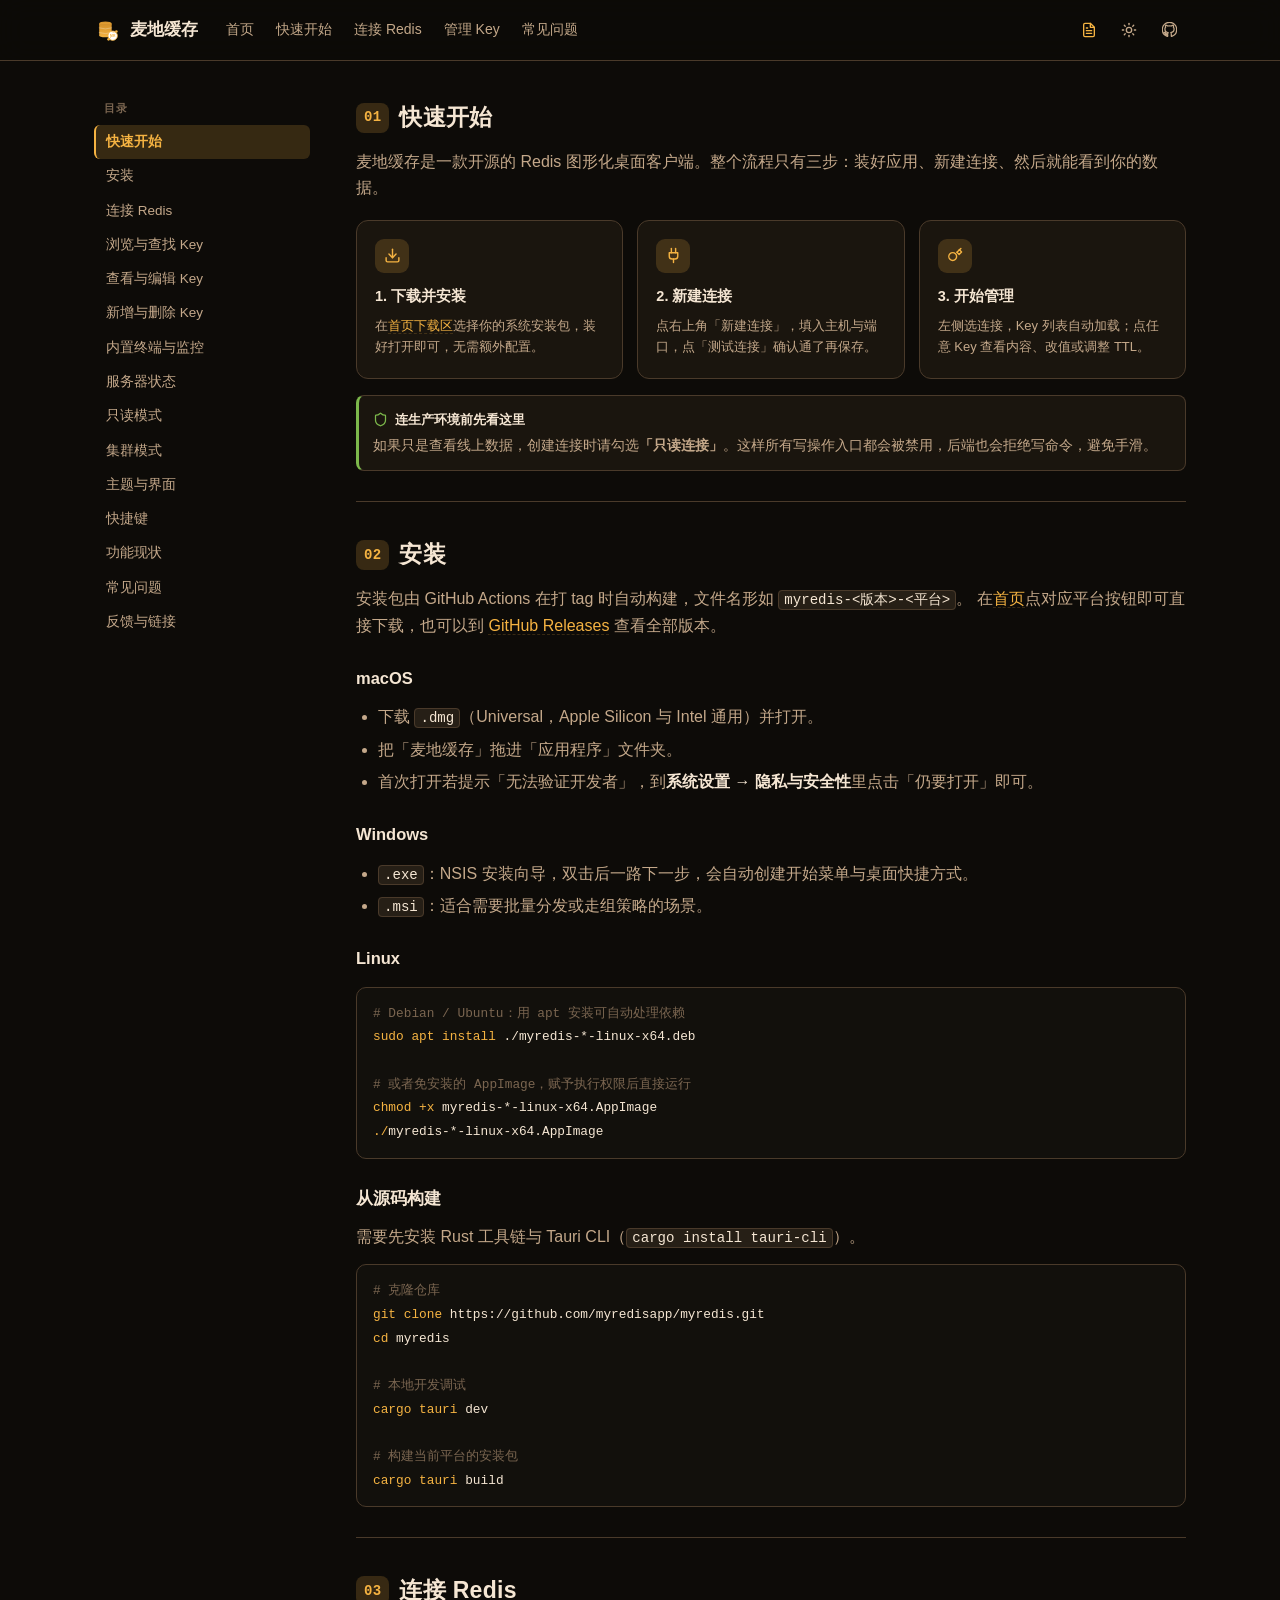
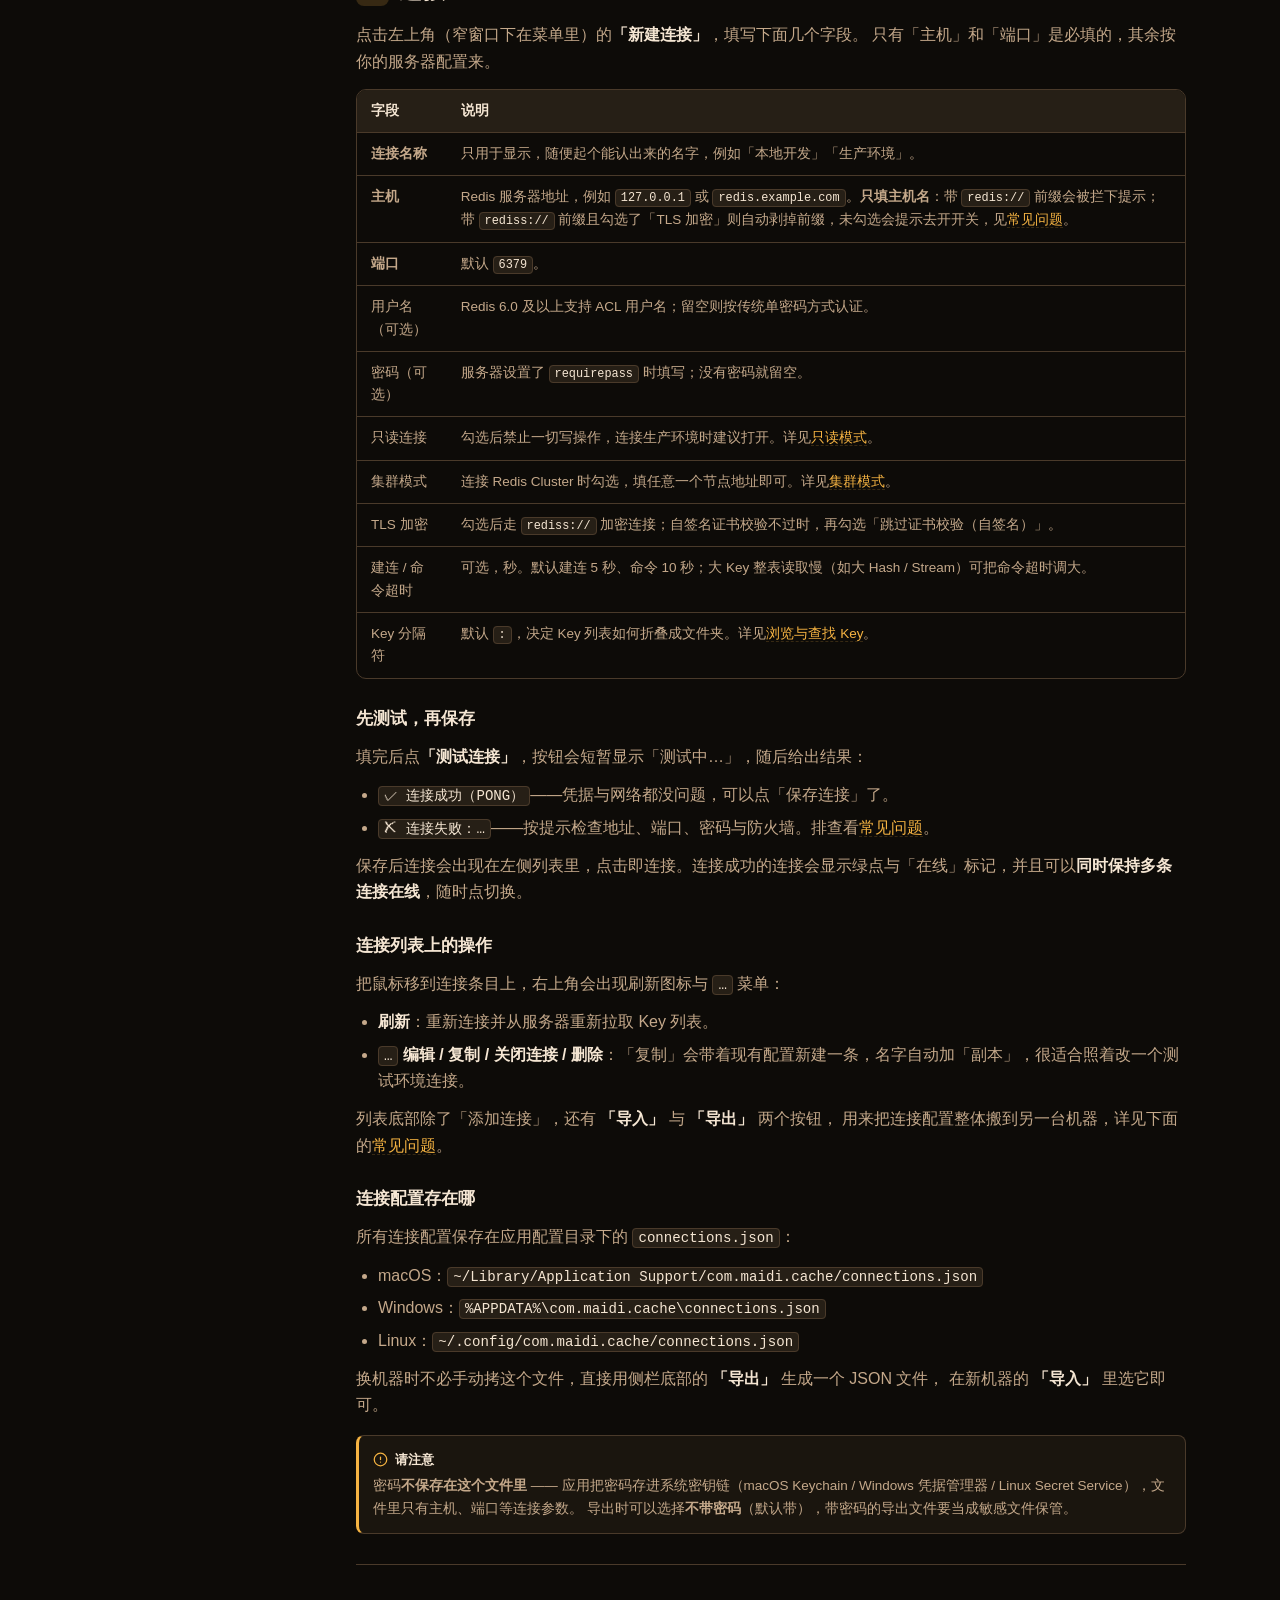
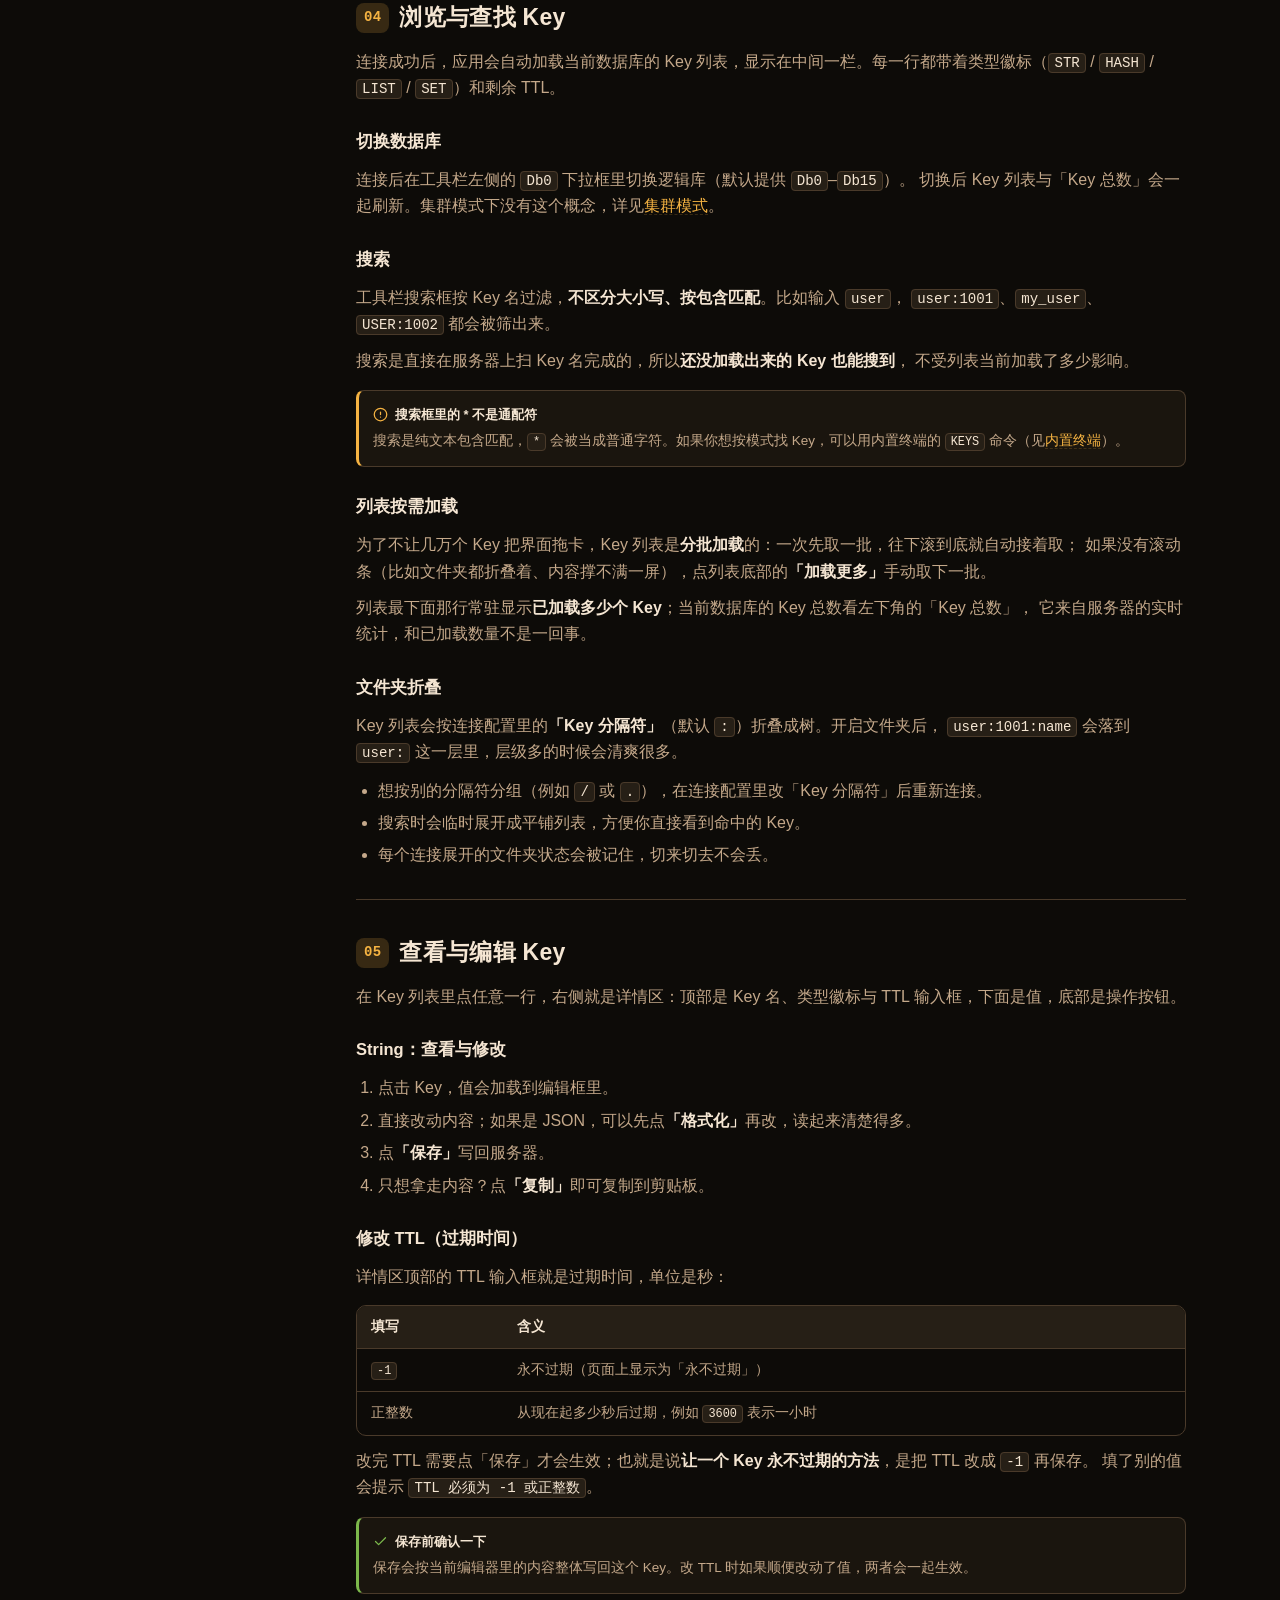
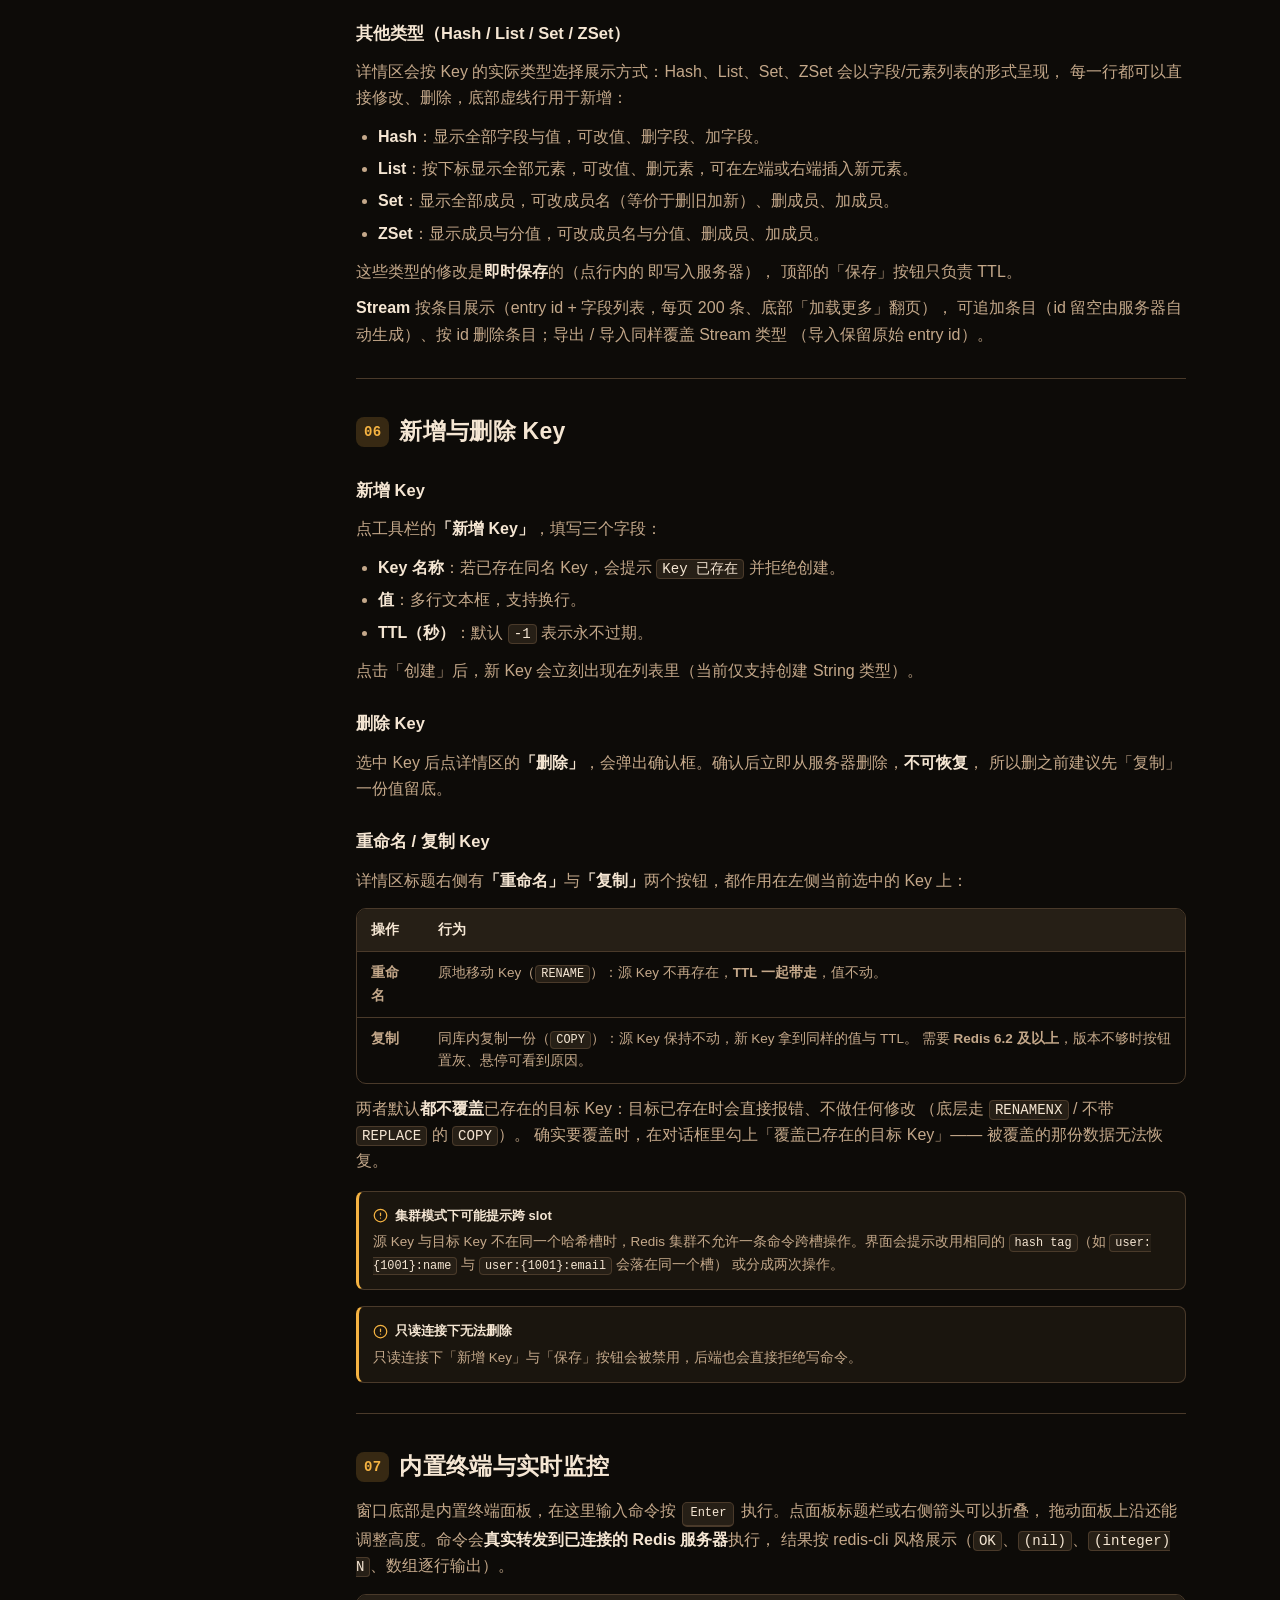
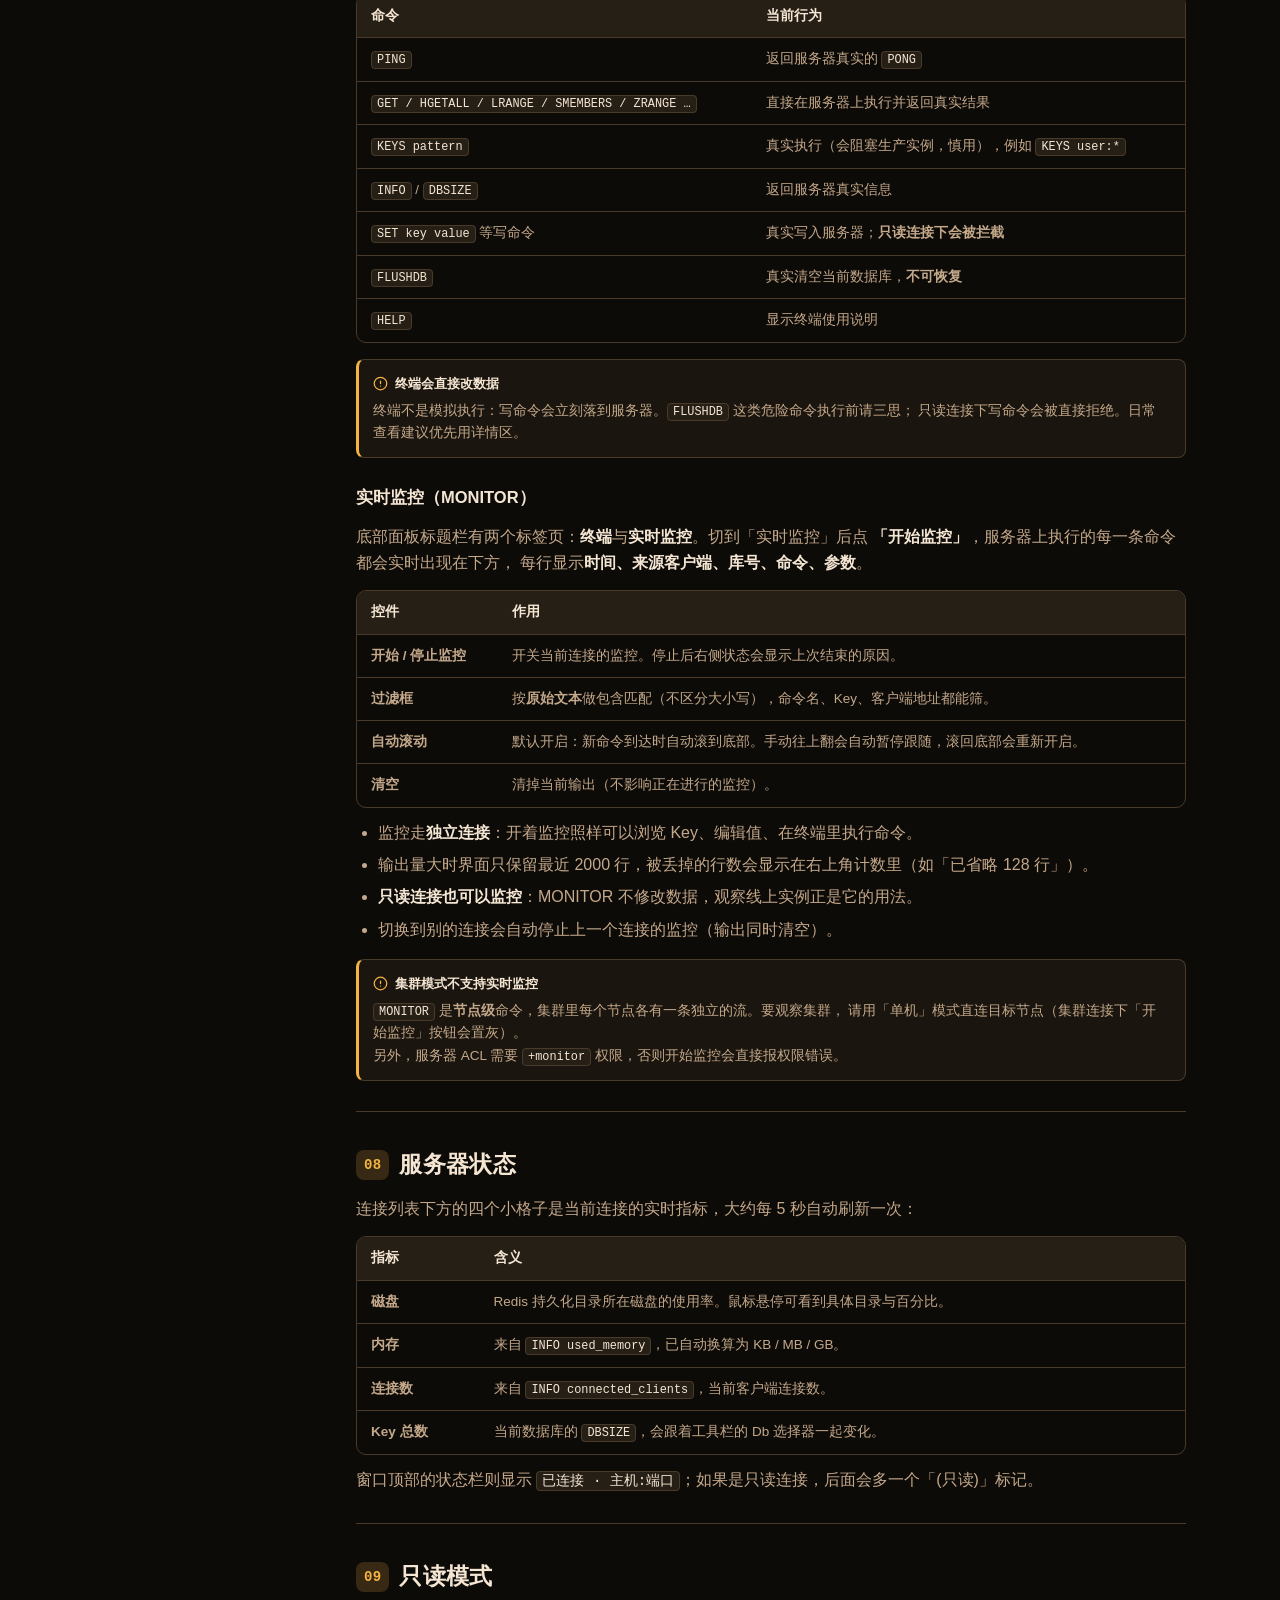
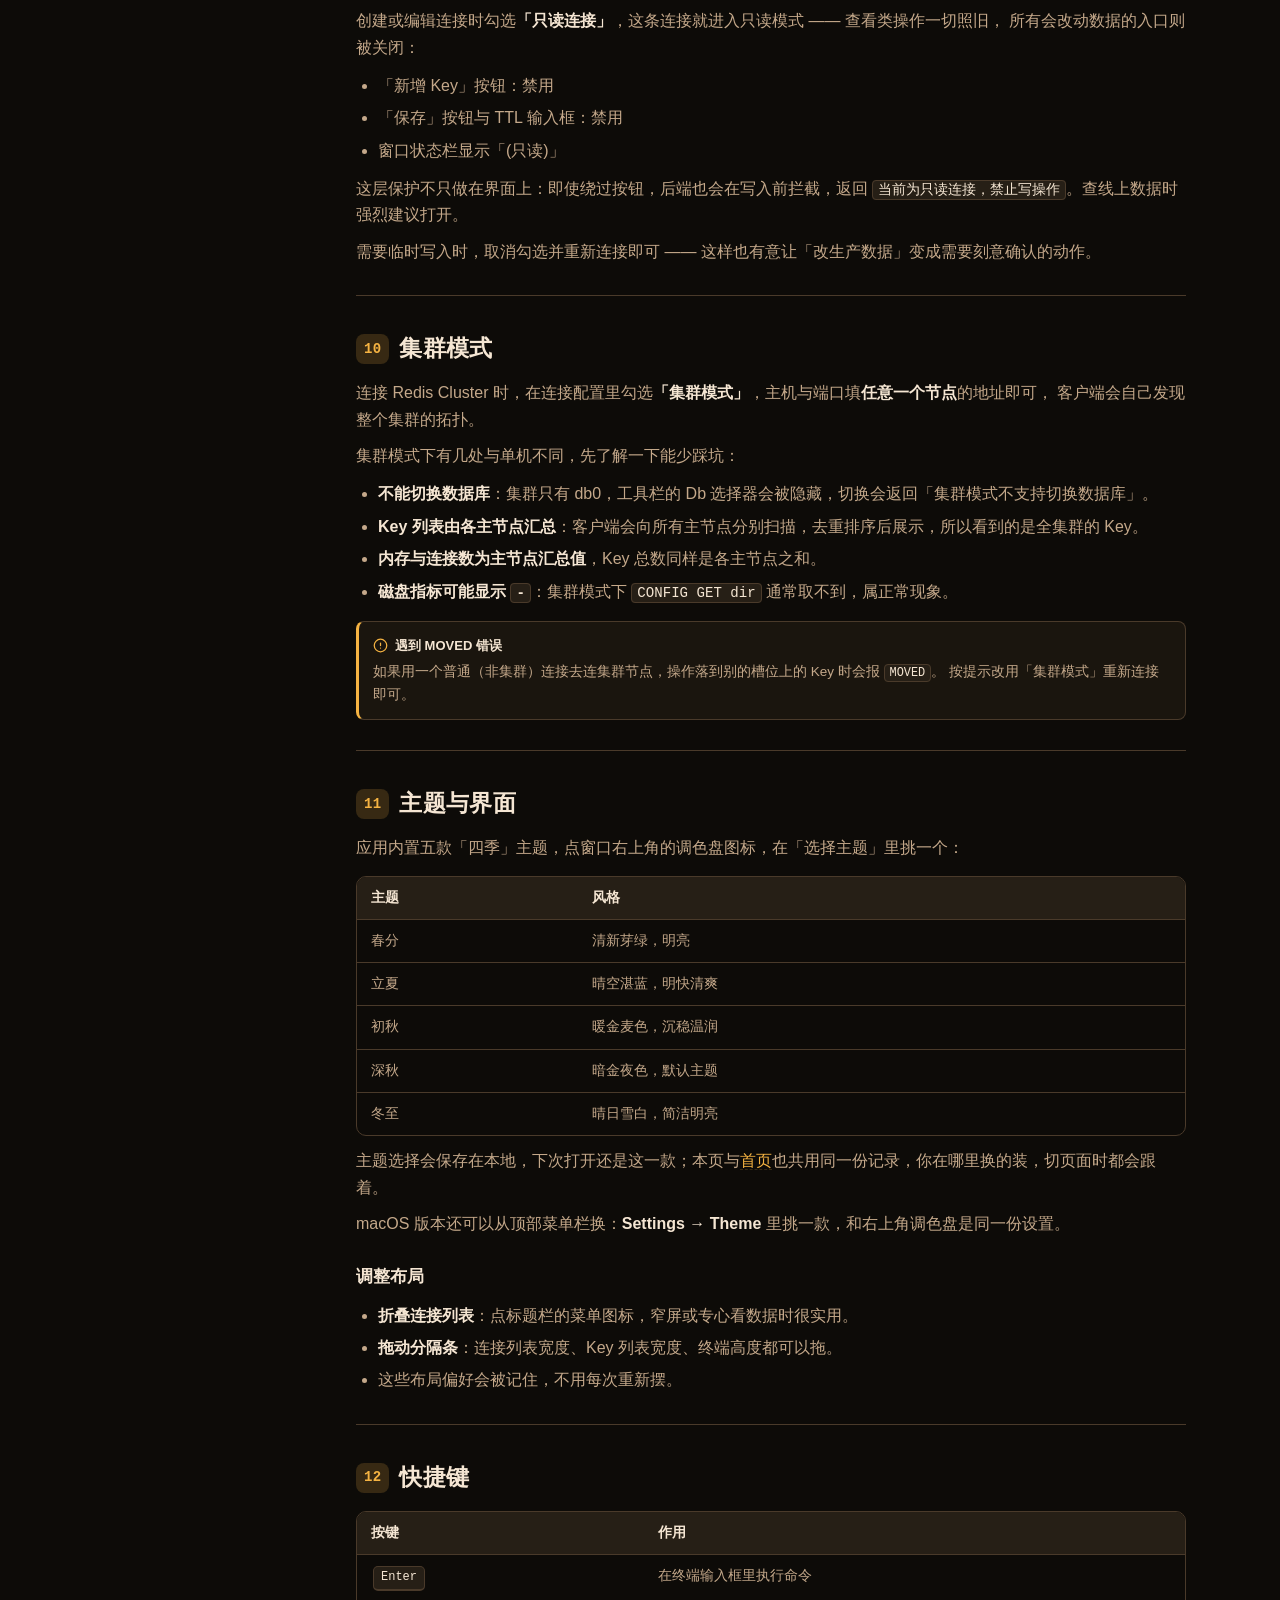
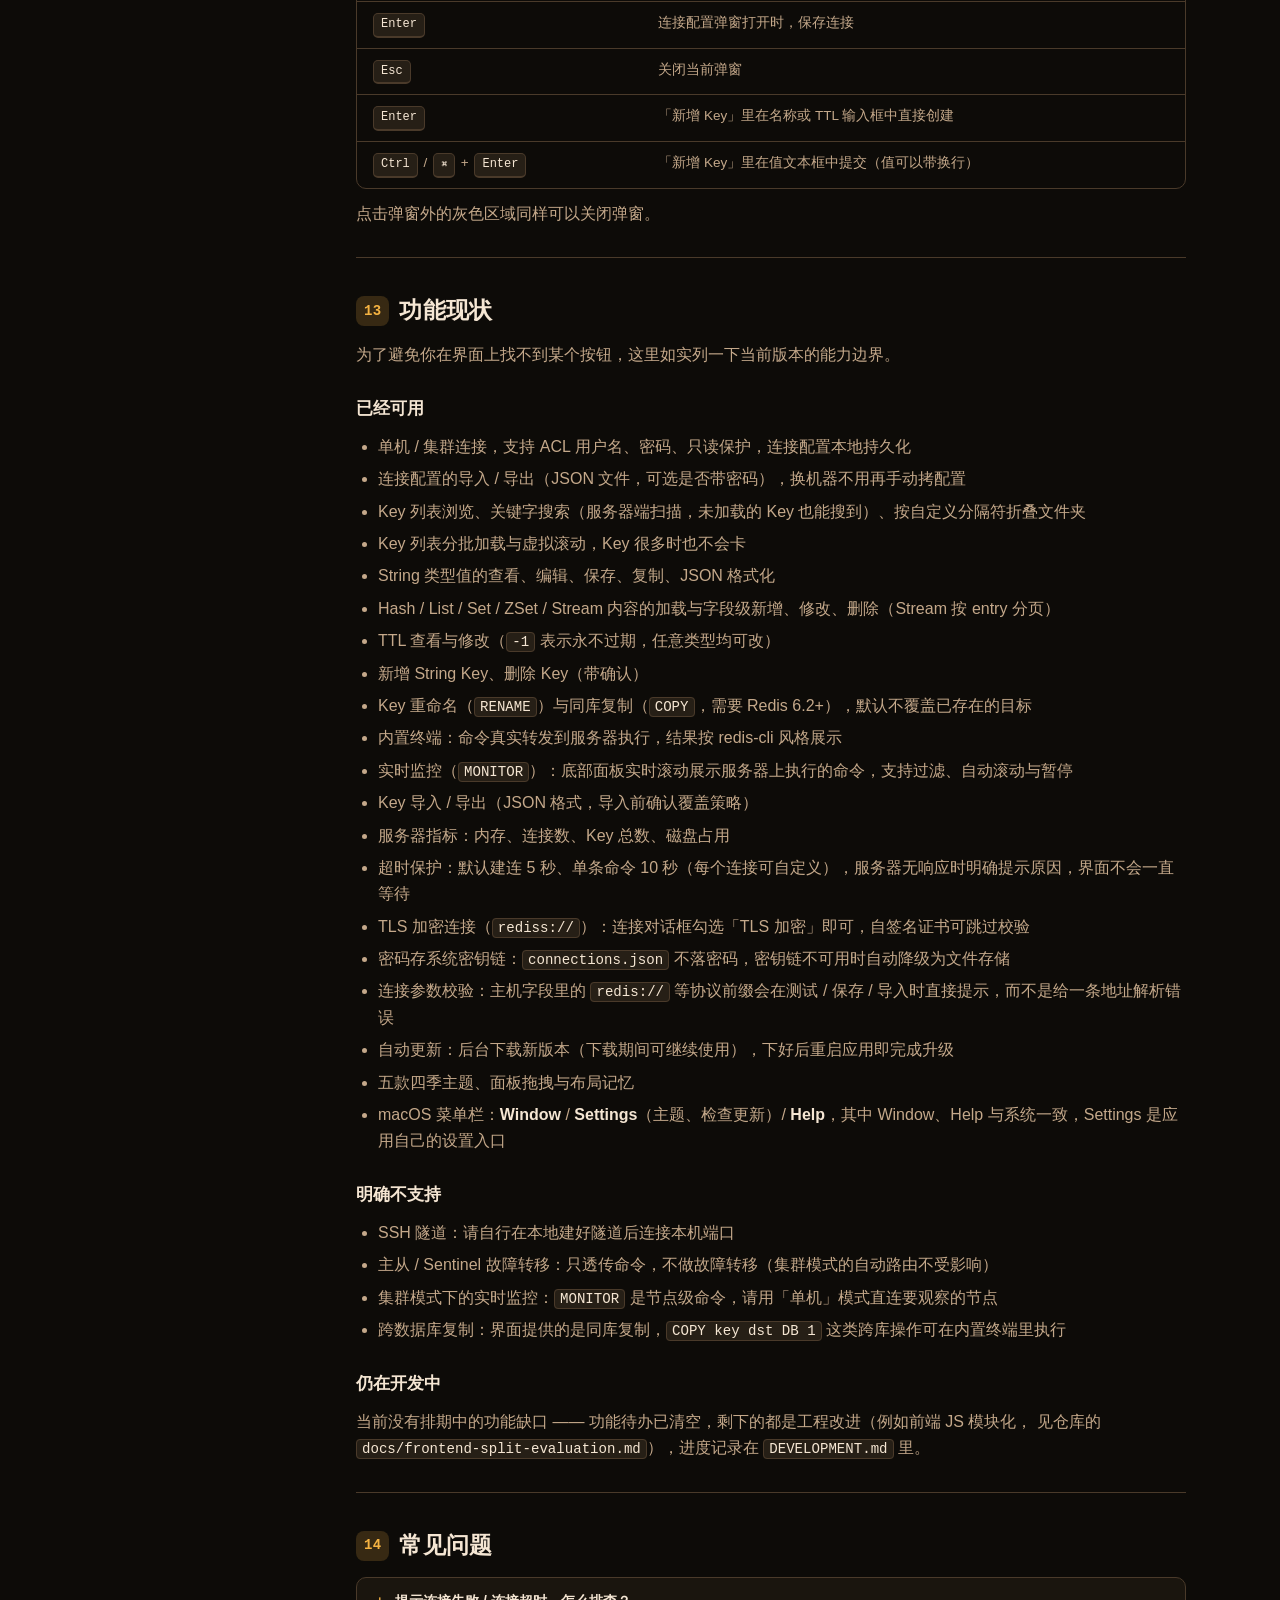
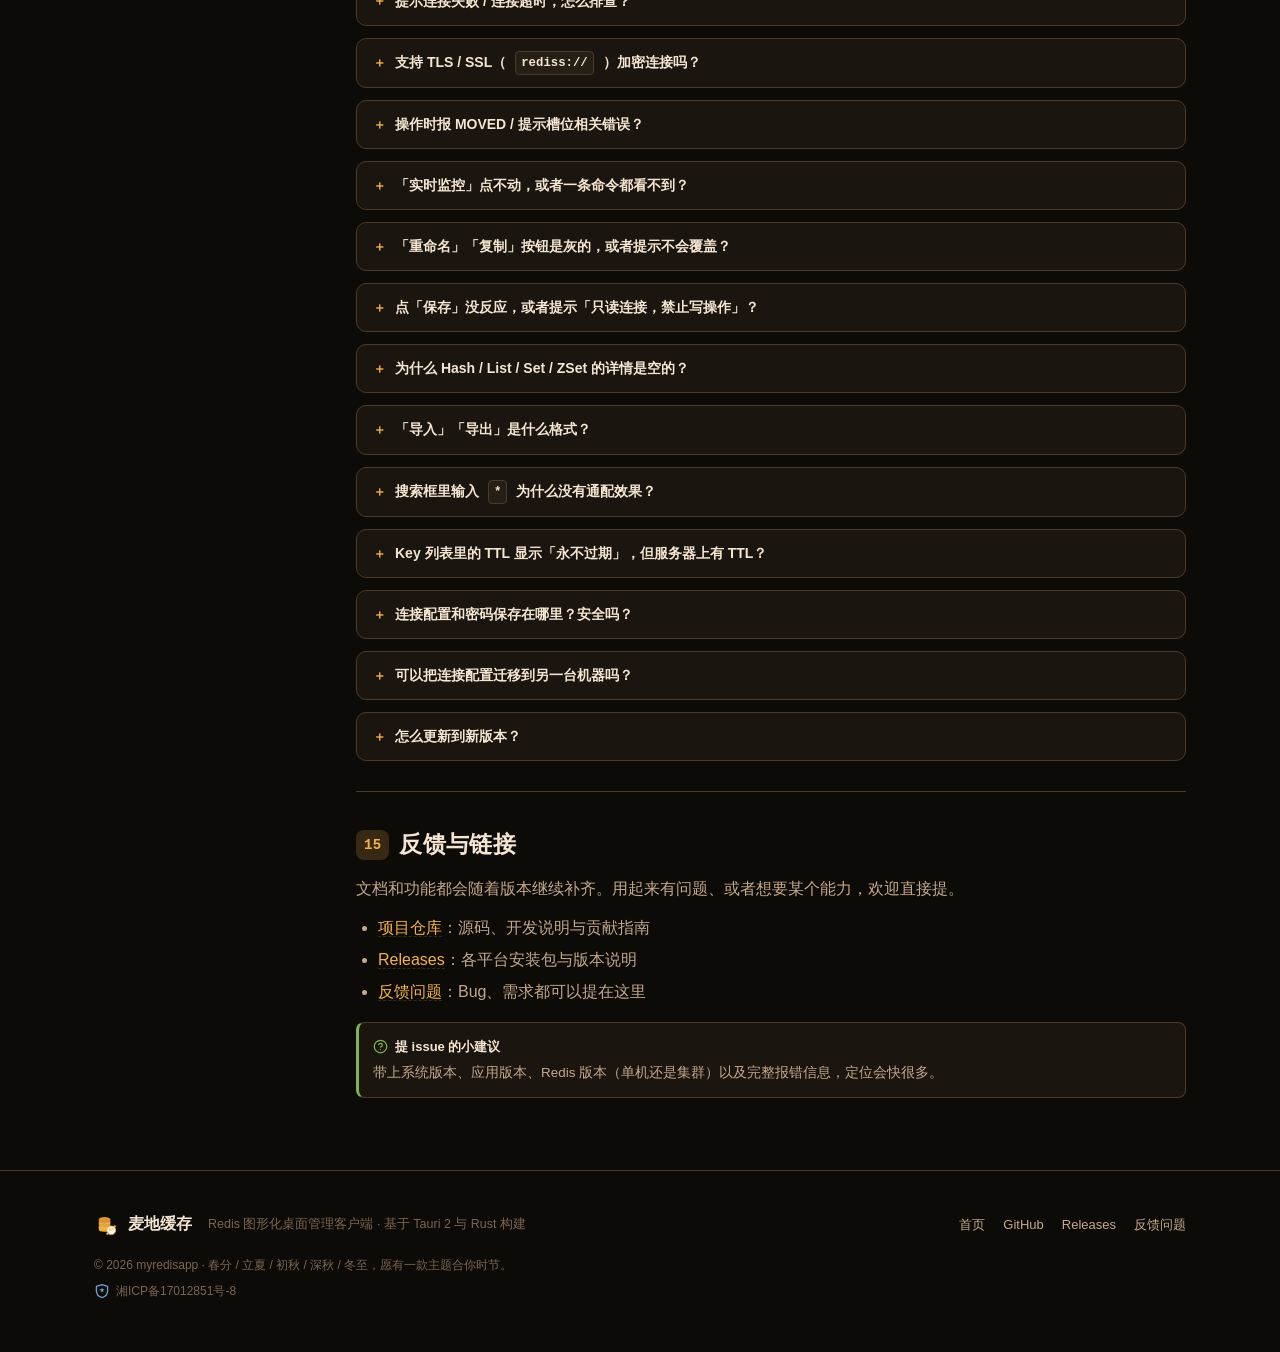
<file: web/docs/index.html>
<!DOCTYPE html>
<html lang="zh-CN" data-theme="autumn">
<head>
    <meta charset="UTF-8" />
    <meta name="viewport" content="width=device-width, initial-scale=1.0" />
    <title>使用文档 — 麦地缓存</title>
    <meta name="description" content="麦地缓存（MaiDi Cache）使用文档：安装、连接 Redis、浏览与编辑 Key、只读模式、集群模式、内置终端与常见问题。" />
    <link rel="icon" href="data:image/svg+xml,%3Csvg xmlns='http://www.w3.org/2000/svg' viewBox='0 0 100 100'%3E%3Cellipse cx='44' cy='26' rx='24' ry='9' fill='%23f5b342'/%3E%3Cpath d='M20 26 L20 70 Q20 78 44 78 Q68 78 68 70 L68 26' fill='%23f5b342'/%3E%3Cpath d='M20 42 Q44 50 68 42' stroke='rgba(255,255,255,0.35)' stroke-width='3' fill='none'/%3E%3Cpath d='M20 60 Q44 68 68 60' stroke='rgba(255,255,255,0.35)' stroke-width='3' fill='none'/%3E%3Ccircle cx='72' cy='72' r='18' fill='%23fff' stroke='%23f5b342' stroke-width='3'/%3E%3Ctext x='72' y='77' text-anchor='middle' font-family='sans-serif' font-weight='700' font-size='13' fill='%23d4902a'%3EMR%3C/text%3E%3C/svg%3E" />
    <style>
        /* ============================================================
           主题变量 —— 与首页 web/index.html 完全一致的五款四季主题
           （两页共用 localStorage 键 myredis_home_theme，切换后互相同步）
           ============================================================ */

        /* ========== 深秋（暗色金，默认） ========== */
        :root,
        [data-theme="autumn"] {
            --bg-primary: #0d0b08;
            --bg-secondary: #1a150e;
            --bg-tertiary: #261f16;
            --bg-hover: #33291e;
            --bg-active: #403528;
            --bg-input: #0d0b08;
            --border-color: #4a3a2a;
            --text-primary: #f5e6d3;
            --text-secondary: #c4a88a;
            --text-muted: #7a6550;
            --accent: #f5b342;
            --accent-hover: #d4902a;
            --accent-dim: rgba(245, 179, 66, 0.18);
            --green: #7cb84b;
            --blue: #6a9fd8;
            --yellow: #f5b342;
            --purple: #b392d0;
            --radius: 8px;
            --shadow: 0 8px 32px rgba(0, 0, 0, 0.7);
            --font: 'Segoe UI', -apple-system, BlinkMacSystemFont, 'PingFang SC', 'Hiragino Sans GB', 'Microsoft YaHei', sans-serif;
            --mono: ui-monospace, SFMono-Regular, Menlo, Consolas, 'Liberation Mono', monospace;
            --code-bg: #12100c;
            color-scheme: dark;
        }

        /* ========== 初秋（亮金色） ========== */
        [data-theme="golden"] {
            --bg-primary: #fdf8ee;
            --bg-secondary: #fffaf0;
            --bg-tertiary: #fdf1d7;
            --bg-hover: #f7e6c3;
            --bg-active: #f0d9a8;
            --bg-input: #fdf8ee;
            --border-color: #e5c98f;
            --text-primary: #3d2f14;
            --text-secondary: #6b5622;
            --text-muted: #a08a4e;
            --accent: #d99a1b;
            --accent-hover: #b87f12;
            --accent-dim: rgba(217, 154, 27, 0.16);
            --green: #5f9e3a;
            --blue: #4c7fc0;
            --yellow: #d9a514;
            --purple: #9a6fc4;
            --radius: 8px;
            --shadow: 0 8px 32px rgba(140, 100, 30, 0.25);
            --code-bg: #fbf3e2;
            color-scheme: light;
        }

        /* ========== 春分（清新绿） ========== */
        [data-theme="spring"] {
            --bg-primary: #f2f8f1;
            --bg-secondary: #f9fcf8;
            --bg-tertiary: #e9f4e6;
            --bg-hover: #dcefd5;
            --bg-active: #cde6c4;
            --bg-input: #f9fcf8;
            --border-color: #b5d8ab;
            --text-primary: #1e3320;
            --text-secondary: #44664b;
            --text-muted: #7b9b80;
            --accent: #4caf50;
            --accent-hover: #3d9440;
            --accent-dim: rgba(76, 175, 80, 0.15);
            --green: #4caf50;
            --blue: #66bb6a;
            --yellow: #d4a017;
            --purple: #9ccc65;
            --radius: 8px;
            --shadow: 0 8px 32px rgba(76, 130, 70, 0.18);
            --code-bg: #f4faf2;
            color-scheme: light;
        }

        /* ========== 立夏（晴空蓝） ========== */
        [data-theme="summer"] {
            --bg-primary: #eef6fd;
            --bg-secondary: #f7fbff;
            --bg-tertiary: #e3f0fc;
            --bg-hover: #d0e6fa;
            --bg-active: #bcdbf8;
            --bg-input: #f4faff;
            --border-color: #a8cdec;
            --text-primary: #0f2b42;
            --text-secondary: #2f5f8a;
            --text-muted: #6f96b8;
            --accent: #22a6f2;
            --accent-hover: #1687cc;
            --accent-dim: rgba(34, 166, 242, 0.15);
            --green: #2ecc9a;
            --blue: #22a6f2;
            --yellow: #ffc93c;
            --purple: #9b6cc4;
            --radius: 8px;
            --shadow: 0 8px 32px rgba(34, 110, 170, 0.16);
            --code-bg: #f0f8ff;
            color-scheme: light;
        }

        /* ========== 冬至（明亮模式） ========== */
        [data-theme="winter"] {
            --bg-primary: #f5f6fa;
            --bg-secondary: #ffffff;
            --bg-tertiary: #f0f2f8;
            --bg-hover: #e7ebf5;
            --bg-active: #dbe2f0;
            --bg-input: #ffffff;
            --border-color: #d3d9e5;
            --text-primary: #1c2333;
            --text-secondary: #455069;
            --text-muted: #8a93a6;
            --accent: #2563eb;
            --accent-hover: #1d4fd8;
            --accent-dim: rgba(37, 99, 235, 0.12);
            --green: #2f9e5f;
            --blue: #3b82f6;
            --yellow: #d99a14;
            --purple: #8b5cf6;
            --radius: 8px;
            --shadow: 0 8px 32px rgba(31, 41, 72, 0.14);
            --code-bg: #f7f9fd;
            color-scheme: light;
        }

        /* ============================================================
           全局
           ============================================================ */
        * { margin: 0; padding: 0; box-sizing: border-box; }
        html { scroll-behavior: smooth; }
        html.t-anim body,
        html.t-anim .nav,
        html.t-anim .toc a,
        html.t-anim .step,
        html.t-anim table,
        html.t-anim th,
        html.t-anim td,
        html.t-anim pre,
        html.t-anim .note,
        html.t-anim .kbd,
        html.t-anim footer,
        html.t-anim .icon-btn {
            transition: background-color 0.35s ease, color 0.35s ease, border-color 0.35s ease;
        }
        body {
            font-family: var(--font);
            background: var(--bg-primary);
            color: var(--text-primary);
            line-height: 1.65;
            overflow-x: hidden;
        }
        ::selection { background: var(--accent-dim); color: var(--text-primary); }
        a { color: inherit; text-decoration: none; }
        .container { max-width: 1140px; margin: 0 auto; padding: 0 24px; }
        .icon { width: 1em; height: 1em; display: inline-block; vertical-align: -0.125em; fill: none; stroke: currentColor; stroke-width: 2; stroke-linecap: round; stroke-linejoin: round; flex-shrink: 0; }
        #md-logo-gradient .md-logo-stop-top { stop-color: var(--accent-hover); }
        #md-logo-gradient .md-logo-stop-bottom { stop-color: var(--accent); }

        @media (prefers-reduced-motion: reduce) {
            html { scroll-behavior: auto; }
            html.t-anim body, html.t-anim .nav, html.t-anim .toc a, html.t-anim .step,
            html.t-anim table, html.t-anim th, html.t-anim td, html.t-anim pre,
            html.t-anim .note, html.t-anim .kbd, html.t-anim footer,
            html.t-anim .icon-btn { transition: none !important; }
        }

        /* ============================================================
           顶部导航（与首页一致）
           ============================================================ */
        .nav {
            position: sticky; top: 0; z-index: 100;
            background: var(--bg-primary);
            border-bottom: 1px solid var(--border-color);
        }
        @supports (backdrop-filter: blur(1px)) {
            .nav {
                background: color-mix(in srgb, var(--bg-primary) 74%, transparent);
                backdrop-filter: blur(14px) saturate(1.15);
                -webkit-backdrop-filter: blur(14px) saturate(1.15);
            }
        }
        .nav-inner { display: flex; align-items: center; gap: 28px; height: 60px; }
        .nav .brand { display: flex; align-items: center; gap: 10px; font-weight: 700; font-size: 17px; }
        .nav .brand .logo-mark { width: 26px; height: 26px; display: block; }
        .nav-links { display: flex; gap: 22px; font-size: 14px; color: var(--text-secondary); }
        .nav-links a:hover { color: var(--accent); }
        .nav .spacer { flex: 1; }
        .icon-btn {
            width: 34px; height: 32px; border-radius: 6px;
            background: transparent; border: 1px solid var(--border-color);
            color: var(--text-secondary); cursor: pointer; font-size: 15px;
            display: inline-flex; align-items: center; justify-content: center;
            transition: all 0.2s;
        }
        .icon-btn:hover { background: var(--bg-hover); color: var(--text-primary); border-color: var(--accent); }
        .icon-btn .icon { width: 16px; height: 16px; }
        .nav .nav-actions { display: flex; align-items: center; gap: 6px; }
        .nav .nav-actions .icon-btn,
        .nav .nav-actions .github-btn {
            display: inline-flex; align-items: center; justify-content: center;
            width: 34px; height: 32px; border: none; border-radius: 6px;
            background: transparent; color: var(--text-secondary);
            cursor: pointer; transition: all 0.2s;
        }
        .nav .nav-actions .icon-btn:hover,
        .nav .nav-actions .github-btn:hover { background: var(--bg-hover); color: var(--text-primary); }
        .nav .nav-actions .github-btn .icon { width: 15px; height: 15px; }
        /* 本页就是文档页，图标高亮表示「当前所在」 */
        .nav .nav-actions .icon-btn.current { color: var(--accent); }

        /* 主题下拉 */
        .theme-dropdown { position: relative; }
        .theme-menu {
            position: absolute; top: 40px; right: 0; min-width: 150px;
            background: var(--bg-tertiary); border: 1px solid var(--border-color);
            border-radius: var(--radius); box-shadow: var(--shadow);
            padding: 6px; z-index: 200; display: none; flex-direction: column; gap: 2px;
        }
        .theme-menu.open { display: flex; }
        .theme-menu-title { font-size: 11px; color: var(--text-muted); padding: 4px 8px 6px; text-transform: uppercase; letter-spacing: 0.5px; }
        .theme-option {
            display: flex; align-items: center; gap: 10px;
            padding: 8px 10px; border-radius: 6px; cursor: pointer;
            color: var(--text-secondary); font-size: 13px; white-space: nowrap; transition: background 0.15s, color 0.15s;
        }
        .theme-option:hover { background: var(--bg-hover); color: var(--text-primary); }
        .theme-option.active { background: var(--accent-dim); color: var(--accent); font-weight: 600; }
        .theme-swatch { width: 16px; height: 16px; border-radius: 50%; border: 2px solid rgba(128, 128, 128, 0.25); flex-shrink: 0; }

        /* ============================================================
           文档布局：左侧目录 + 正文
           ============================================================ */
        /* 仅供屏幕阅读器：顶部大标题块已去掉，h1 仍需存在 */
        .sr-only {
            position: absolute; width: 1px; height: 1px; padding: 0; margin: -1px;
            overflow: hidden; clip: rect(0 0 0 0); white-space: nowrap; border: 0;
        }
        /* .docs 与 .container 是同一个元素，这里只写纵向内边距：
           用简写会把 .container 的左右 24px 留白覆盖成 0，窄屏下正文就贴边了 */
        .docs {
            display: grid; grid-template-columns: 216px minmax(0, 1fr); gap: 46px;
            padding-top: 38px; padding-bottom: 72px; align-items: start;
        }
        .toc { position: sticky; top: 80px; font-size: 13.5px; max-height: calc(100vh - 108px); overflow-y: auto; }
        .toc-title {
            font-size: 11px; font-weight: 700; color: var(--text-muted);
            letter-spacing: 1.4px; text-transform: uppercase; padding: 0 10px 8px;
        }
        .toc a {
            display: block; padding: 6px 10px; border-radius: 6px;
            border-left: 2px solid transparent; color: var(--text-secondary);
        }
        .toc a:hover { background: var(--bg-hover); color: var(--text-primary); }
        .toc a.active { color: var(--accent); background: var(--accent-dim); border-left-color: var(--accent); font-weight: 600; }

        .doc-body { min-width: 0; }
        .doc-section {
            scroll-margin-top: 78px;
            padding-bottom: 30px; margin-bottom: 34px;
            border-bottom: 1px solid var(--border-color);
        }
        .doc-section:last-of-type { border-bottom: none; margin-bottom: 0; padding-bottom: 0; }
        .doc-section > h2 {
            display: flex; align-items: center; gap: 10px;
            font-size: 23px; font-weight: 800; letter-spacing: 0.3px;
        }
        .doc-section > h2 .num {
            flex-shrink: 0;
            min-width: 30px; height: 30px; padding: 0 8px;
            border-radius: 8px; background: var(--accent-dim); color: var(--accent);
            font-size: 14px; font-weight: 800; font-family: var(--mono);
            display: inline-flex; align-items: center; justify-content: center;
        }
        .doc-section > p { margin-top: 12px; color: var(--text-secondary); }
        .doc-section h3 { margin-top: 26px; font-size: 16.5px; font-weight: 700; }
        .doc-section h4 { margin-top: 18px; font-size: 14.5px; font-weight: 700; color: var(--text-secondary); }
        .doc-section p + p { margin-top: 10px; }
        .doc-section ul, .doc-section ol { margin-top: 12px; padding-left: 22px; color: var(--text-secondary); }
        .doc-section li { margin-top: 6px; }
        .doc-section li strong, .doc-section p strong { color: var(--text-primary); }
        .doc-section a.link { color: var(--accent); border-bottom: 1px dashed var(--accent-dim); }
        .doc-section a.link:hover { border-bottom-color: var(--accent); }

        /* 行内代码与代码块 */
        code {
            font-family: var(--mono); font-size: 0.88em;
            background: var(--bg-tertiary); border: 1px solid var(--border-color);
            border-radius: 4px; padding: 1px 5px; color: var(--text-primary);
        }
        pre {
            margin-top: 14px; padding: 14px 16px;
            background: var(--code-bg); border: 1px solid var(--border-color);
            border-radius: 10px; overflow-x: auto;
            font-family: var(--mono); font-size: 12.8px; line-height: 1.85;
            color: var(--text-primary);
        }
        pre code { background: none; border: none; padding: 0; font-size: inherit; }
        /* 路径这类没有空格的行内代码在窄屏要能断行，否则会顶穿左右留白、把整页撑宽 */
        .doc-section code { overflow-wrap: anywhere; }
        pre .cmt { color: var(--text-muted); }
        pre .cmd { color: var(--accent); }

        /* 表格 */
        .table-wrap { margin-top: 14px; overflow-x: auto; border: 1px solid var(--border-color); border-radius: 10px; }
        table { width: 100%; border-collapse: collapse; font-size: 13.5px; }
        th, td { padding: 10px 14px; text-align: left; vertical-align: top; border-bottom: 1px solid var(--border-color); }
        th { background: var(--bg-tertiary); font-weight: 700; color: var(--text-primary); white-space: nowrap; }
        td { color: var(--text-secondary); }
        tbody tr:last-child td { border-bottom: none; }
        td code { white-space: nowrap; }

        /* 提示框 */
        .note {
            margin-top: 16px; padding: 13px 16px 13px 14px;
            border: 1px solid var(--border-color); border-left: 3px solid var(--accent);
            border-radius: 8px; background: var(--bg-secondary);
            font-size: 13.5px; color: var(--text-secondary);
        }
        .note .nt { display: flex; align-items: center; gap: 7px; font-weight: 700; color: var(--text-primary); margin-bottom: 5px; font-size: 13px; }
        .note .nt .icon { width: 15px; height: 15px; color: var(--accent); }
        .note.warn { border-left-color: var(--yellow); }
        .note.warn .nt .icon { color: var(--yellow); }
        .note.tip { border-left-color: var(--green); }
        .note.tip .nt .icon { color: var(--green); }

        /* 快速开始三步 */
        .steps { margin-top: 18px; display: grid; grid-template-columns: repeat(auto-fit, minmax(210px, 1fr)); gap: 14px; }
        .step {
            background: var(--bg-secondary); border: 1px solid var(--border-color);
            border-radius: 12px; padding: 18px 18px 20px;
        }
        .step .sicon {
            width: 34px; height: 34px; border-radius: 9px;
            background: var(--accent-dim); color: var(--accent);
            display: flex; align-items: center; justify-content: center;
        }
        .step .sicon .icon { width: 17px; height: 17px; }
        .step h4 { margin-top: 12px; font-size: 14.5px; font-weight: 700; color: var(--text-primary); }
        .step p { margin-top: 6px; font-size: 13px; color: var(--text-secondary); }

        /* 快捷键 */
        .kbd {
            display: inline-block; min-width: 22px; text-align: center;
            padding: 1px 7px; margin: 0 2px;
            font-family: var(--mono); font-size: 12px;
            background: var(--bg-tertiary); color: var(--text-primary);
            border: 1px solid var(--border-color); border-bottom-width: 2px; border-radius: 5px;
        }

        /* FAQ */
        details.faq {
            margin-top: 12px; border: 1px solid var(--border-color);
            border-radius: 10px; background: var(--bg-secondary); overflow: hidden;
        }
        details.faq > summary {
            cursor: pointer; padding: 12px 16px; font-size: 14px; font-weight: 600;
            color: var(--text-primary); list-style: none; display: flex; align-items: center; gap: 9px;
        }
        details.faq > summary::-webkit-details-marker { display: none; }
        details.faq > summary::before {
            content: "＋"; color: var(--accent); font-weight: 700; font-size: 13px; flex-shrink: 0;
        }
        details.faq[open] > summary::before { content: "－"; }
        details.faq > summary:hover { background: var(--bg-hover); }
        details.faq .faq-body { padding: 0 16px 14px 42px; font-size: 13.5px; color: var(--text-secondary); }
        details.faq .faq-body p + p { margin-top: 8px; }
        details.faq .faq-body ul { margin-top: 8px; padding-left: 20px; }

        /* 页脚 */
        footer { border-top: 1px solid var(--border-color); padding: 40px 0 46px; }
        .footer-inner { display: flex; align-items: center; gap: 16px; flex-wrap: wrap; }
        .footer-inner .brand { display: flex; align-items: center; gap: 10px; font-weight: 700; }
        .footer-inner .brand .logo-mark { width: 24px; height: 24px; display: block; }
        .footer-inner .fnote { font-size: 12.5px; color: var(--text-muted); }
        .footer-inner .spacer { flex: 1; }
        .footer-links { display: flex; gap: 18px; font-size: 13px; color: var(--text-secondary); }
        .footer-links a:hover { color: var(--accent); }
        .footer-bottom { margin-top: 18px; font-size: 12px; color: var(--text-muted); }
        .footer-bottom + .footer-bottom { margin-top: 6px; }
        .footer-bottom a:hover { color: var(--accent); }
        .footer-bottom .beian { display: inline-flex; align-items: center; gap: 6px; }
        .footer-bottom .beian .icon { width: 16px; height: 16px; color: var(--blue); }

        /* 响应式 */
        @media (max-width: 900px) {
            .nav-links { display: none; }
            .docs { grid-template-columns: minmax(0, 1fr); gap: 0; padding-top: 6px; }
            /* 窄屏下目录变成吸顶的横向胶囊列表 */
            .toc {
                position: sticky; top: 60px; z-index: 60;
                max-height: none; overflow: visible;
                display: flex; gap: 8px; overflow-x: auto;
                /* 负外边距让吸顶条通栏贴住屏幕两侧，内边距让胶囊与正文对齐同一 24px 栏位 */
                padding: 12px 24px; margin: 0 -24px 22px;
                background: var(--bg-primary);
                border-bottom: 1px solid var(--border-color);
                -webkit-overflow-scrolling: touch;
            }
            .toc-title { display: none; }
            .toc a {
                flex-shrink: 0; padding: 5px 12px; border-radius: 999px;
                border: 1px solid var(--border-color); white-space: nowrap;
            }
            .toc a.active { border-color: var(--accent); }
            .doc-section > h2 { font-size: 20px; }
        }
    </style>
</head>
<body>

    <!-- ===== SVG 图标与 Logo 精灵（与首页同款） ===== -->
    <svg width="0" height="0" style="position:absolute" aria-hidden="true" focusable="false">
        <defs>
            <linearGradient id="md-logo-gradient" x1="0%" y1="0%" x2="0%" y2="100%">
                <stop class="md-logo-stop-top" offset="0%" stop-color="#d4902a" />
                <stop class="md-logo-stop-bottom" offset="100%" stop-color="#f5b342" />
            </linearGradient>
        </defs>
        <symbol id="md-logo" viewBox="0 0 100 100">
            <ellipse cx="44" cy="26" rx="24" ry="9" fill="url(#md-logo-gradient)" />
            <path d="M20 26 L20 70 Q20 78 44 78 Q68 78 68 70 L68 26" fill="url(#md-logo-gradient)" />
            <path d="M20 42 Q44 50 68 42" stroke="rgba(255,255,255,0.35)" stroke-width="3" fill="none" stroke-linecap="round" />
            <path d="M20 60 Q44 68 68 60" stroke="rgba(255,255,255,0.35)" stroke-width="3" fill="none" stroke-linecap="round" />
            <circle cx="72" cy="72" r="18" fill="#ffffff" stroke="var(--accent)" stroke-width="3" />
            <text x="72" y="77" text-anchor="middle" font-family="'Segoe UI', sans-serif" font-weight="700" font-size="13" fill="var(--accent)">MR</text>
            <circle cx="86" cy="56" r="5" fill="var(--accent)" />
            <circle cx="56" cy="86" r="5" fill="var(--accent)" />
            <path d="M68 56 L78 60" stroke="var(--accent)" stroke-width="2" stroke-linecap="round" fill="none" />
            <path d="M64 78 L58 86" stroke="var(--accent)" stroke-width="2" stroke-linecap="round" fill="none" />
        </symbol>
        <symbol id="i-sun" viewBox="0 0 24 24"><circle cx="12" cy="12" r="4"/><path d="M12 2v2"/><path d="M12 20v2"/><path d="m4.93 4.93 1.41 1.41"/><path d="m17.66 17.66 1.41 1.41"/><path d="M2 12h2"/><path d="M20 12h2"/><path d="m6.34 17.66-1.41 1.41"/><path d="m19.07 4.93-1.41 1.41"/></symbol>
        <symbol id="i-github" viewBox="0 0 24 24"><path d="M12 .5C5.65.5.5 5.65.5 12c0 5.08 3.29 9.39 7.86 10.91.58.11.79-.25.79-.55v-2.15c-3.2.7-3.87-1.36-3.87-1.36-.52-1.33-1.28-1.68-1.28-1.68-1.04-.71.08-.7.08-.7 1.15.08 1.76 1.18 1.76 1.18 1.03 1.75 2.69 1.25 3.35.95.1-.74.4-1.25.72-1.54-2.55-.29-5.24-1.28-5.24-5.68 0-1.26.45-2.28 1.18-3.09-.12-.29-.51-1.46.11-3.05 0 0 .96-.31 3.16 1.18a11 11 0 0 1 5.76 0c2.19-1.49 3.15-1.18 3.15-1.18.63 1.59.24 2.76.12 3.05.74.81 1.18 1.83 1.18 3.09 0 4.41-2.69 5.38-5.26 5.66.41.36.78 1.05.78 2.13v3.16c0 .3.2.67.8.55A11.51 11.51 0 0 0 23.5 12C23.5 5.65 18.35.5 12 .5Z"/></symbol>
        <symbol id="i-download" viewBox="0 0 24 24"><path d="M21 15v4a2 2 0 0 1-2 2H5a2 2 0 0 1-2-2v-4"/><path d="m7 10 5 5 5-5"/><path d="M12 15V3"/></symbol>
        <symbol id="i-doc" viewBox="0 0 24 24"><path d="M14 2H6a2 2 0 0 0-2 2v16a2 2 0 0 0 2 2h12a2 2 0 0 0 2-2V8z"/><path d="M14 2v6h6"/><path d="M16 13H8"/><path d="M16 17H8"/><path d="M10 9H8"/></symbol>
        <symbol id="i-plug" viewBox="0 0 24 24"><path d="M12 22v-5"/><path d="M9 8V2"/><path d="M15 8V2"/><path d="M18 8v5a4 4 0 0 1-4 4h-4a4 4 0 0 1-4-4V8Z"/></symbol>
        <symbol id="i-key" viewBox="0 0 24 24"><path d="m21 2-2 2"/><path d="m15.5 7.5 3 3L22 7l-3-3"/><path d="m19 4-3.5 3.5"/><path d="M13.39 9.61a5.5 5.5 0 1 1-7.78 7.78 5.5 5.5 0 0 1 7.78-7.78Z"/></symbol>
        <symbol id="i-db" viewBox="0 0 24 24"><ellipse cx="12" cy="5" rx="9" ry="3"/><path d="M3 5v14a9 3 0 0 0 18 0V5"/><path d="M3 12a9 3 0 0 0 18 0"/></symbol>
        <symbol id="i-terminal" viewBox="0 0 24 24"><path d="m4 17 6-6-6-6"/><path d="M12 19h8"/></symbol>
        <symbol id="i-activity" viewBox="0 0 24 24"><path d="M22 12h-4l-3 9L9 3l-3 9H2"/></symbol>
        <symbol id="i-shield" viewBox="0 0 24 24"><path d="M20 13c0 5-3.5 7.5-7.66 8.95a1 1 0 0 1-.67-.01C7.5 20.5 4 18 4 13V6a1 1 0 0 1 1-1c2 0 4.5-1.2 6.24-2.72a1.17 1.17 0 0 1 1.52 0C14.51 3.81 17 5 19 5a1 1 0 0 1 1 1z"/></symbol>
        <symbol id="i-zap" viewBox="0 0 24 24"><path d="M13 2 3 14h9l-1 8 10-12h-9l1-8z"/></symbol>
        <symbol id="i-check" viewBox="0 0 24 24"><path d="M20 6 9 17l-5-5"/></symbol>
        <symbol id="i-copy" viewBox="0 0 24 24"><rect x="9" y="9" width="13" height="13" rx="2"/><path d="M5 15H4a2 2 0 0 1-2-2V4a2 2 0 0 1 2-2h9a2 2 0 0 1 2 2v1"/></symbol>
        <symbol id="i-alert" viewBox="0 0 24 24"><circle cx="12" cy="12" r="10"/><path d="M12 8v4"/><path d="M12 16h.01"/></symbol>
        <symbol id="i-help" viewBox="0 0 24 24"><circle cx="12" cy="12" r="10"/><path d="M9.09 9a3 3 0 0 1 5.83 1c0 2-3 3-3 3"/><path d="M12 17h.01"/></symbol>
        <symbol id="i-monitor" viewBox="0 0 24 24"><rect x="2" y="3" width="20" height="14" rx="2"/><path d="M8 21h8"/><path d="M12 17v4"/></symbol>
        <symbol id="i-box" viewBox="0 0 24 24"><path d="M21 8a2 2 0 0 0-1-1.73l-7-4a2 2 0 0 0-2 0l-7 4A2 2 0 0 0 3 8v8a2 2 0 0 0 1 1.73l7 4a2 2 0 0 0 2 0l7-4A2 2 0 0 0 21 16Z"/><path d="m3.3 7 8.7 5 8.7-5"/><path d="M12 22V12"/></symbol>
        <symbol id="i-folder" viewBox="0 0 24 24"><path d="M20 20a2 2 0 0 0 2-2V8a2 2 0 0 0-2-2h-7.9a2 2 0 0 1-1.69-.9L9.6 3.9A2 2 0 0 0 7.93 3H4a2 2 0 0 0-2 2v13a2 2 0 0 0 2 2Z"/></symbol>
        <symbol id="i-search" viewBox="0 0 24 24"><circle cx="11" cy="11" r="8"/><path d="m21 21-4.3-4.3"/></symbol>
        <symbol id="i-police" viewBox="0 0 24 24"><path d="M12 2.4 20.4 5.2v6.5c0 5.1-3.6 8.9-8.4 10.2-4.8-1.3-8.4-5.1-8.4-10.2V5.2Z"/><path d="M12 6.6 13 9.22l2.8.14-2.18 1.77.73 2.71L12 12.3l-2.35 1.54.73-2.71L8.2 9.36l2.8-.14Z" fill="currentColor" stroke="none"/></symbol>
    </svg>

    <!-- ===== 顶部导航 ===== -->
    <nav class="nav">
        <div class="container nav-inner">
            <a class="brand" href="../">
                <svg class="logo-mark" aria-label="麦地缓存 Logo"><use href="#md-logo" /></svg>
                麦地缓存
            </a>
            <div class="nav-links">
                <a href="../">首页</a>
                <a href="#quickstart">快速开始</a>
                <a href="#connect">连接 Redis</a>
                <a href="#keys">管理 Key</a>
                <a href="#faq">常见问题</a>
            </div>
            <div class="spacer"></div>
            <div class="nav-actions">
                <a class="icon-btn current" href="./" title="使用文档" aria-label="使用文档" aria-current="page">
                    <svg class="icon" aria-hidden="true"><use href="#i-doc" /></svg>
                </a>
                <div class="theme-dropdown">
                    <button title="切换主题" id="btnTheme" class="icon-btn" aria-haspopup="menu" aria-expanded="false" aria-label="切换主题">
                        <svg class="icon" aria-hidden="true"><use href="#i-sun" /></svg>
                    </button>
                    <div class="theme-menu" id="themeMenu" role="menu" aria-label="选择主题">
                        <div class="theme-menu-title">选择主题</div>
                        <div class="theme-option" role="menuitemradio" aria-checked="false" data-theme-value="spring"><span class="theme-swatch" style="background:#4caf50"></span>春分</div>
                        <div class="theme-option" role="menuitemradio" aria-checked="false" data-theme-value="summer"><span class="theme-swatch" style="background:#22a6f2"></span>立夏</div>
                        <div class="theme-option" role="menuitemradio" aria-checked="false" data-theme-value="golden"><span class="theme-swatch" style="background:#d99a1b"></span>初秋</div>
                        <div class="theme-option" role="menuitemradio" aria-checked="false" data-theme-value="autumn"><span class="theme-swatch" style="background:#f5b342"></span>深秋</div>
                        <div class="theme-option" role="menuitemradio" aria-checked="false" data-theme-value="winter"><span class="theme-swatch" style="background:#f5f6fa"></span>冬至</div>
                    </div>
                </div>
                <a class="github-btn" href="https://github.com/myredisapp/myredis" target="_blank" rel="noopener" title="GitHub 仓库" aria-label="GitHub 仓库">
                    <svg class="icon" aria-hidden="true"><use href="#i-github" /></svg>
                </a>
            </div>
        </div>
    </nav>

    <!-- ===== 正文 ===== -->
    <div class="container docs">

        <!-- 左侧目录 -->
        <aside class="toc" id="toc" aria-label="文档目录">
            <div class="toc-title">目录</div>
            <a href="#quickstart">快速开始</a>
            <a href="#install">安装</a>
            <a href="#connect">连接 Redis</a>
            <a href="#keys">浏览与查找 Key</a>
            <a href="#edit">查看与编辑 Key</a>
            <a href="#newkey">新增与删除 Key</a>
            <a href="#terminal">内置终端与监控</a>
            <a href="#metrics">服务器状态</a>
            <a href="#readonly">只读模式</a>
            <a href="#cluster">集群模式</a>
            <a href="#theme">主题与界面</a>
            <a href="#shortcuts">快捷键</a>
            <a href="#status">功能现状</a>
            <a href="#faq">常见问题</a>
            <a href="#feedback">反馈与链接</a>
        </aside>

        <!-- 文档正文 -->
        <main class="doc-body">

            <!-- 页面标题改为视觉隐藏：顶部大标题块已按需求去掉，但保留 h1，
                 屏幕阅读器与搜索引擎仍能拿到页面主题，标题层级也不会从 h2 起步 -->
            <h1 class="sr-only">麦地缓存使用文档</h1>

            <!-- ============ 1. 快速开始 ============ -->
            <section class="doc-section" id="quickstart">
                <h2><span class="num">01</span>快速开始</h2>
                <p>
                    麦地缓存是一款开源的 Redis 图形化桌面客户端。整个流程只有三步：装好应用、新建连接、然后就能看到你的数据。
                </p>
                <div class="steps">
                    <div class="step">
                        <div class="sicon"><svg class="icon" aria-hidden="true"><use href="#i-download" /></svg></div>
                        <h4>1. 下载并安装</h4>
                        <p>在<a class="link" href="../#download">首页下载区</a>选择你的系统安装包，装好打开即可，无需额外配置。</p>
                    </div>
                    <div class="step">
                        <div class="sicon"><svg class="icon" aria-hidden="true"><use href="#i-plug" /></svg></div>
                        <h4>2. 新建连接</h4>
                        <p>点右上角「新建连接」，填入主机与端口，点「测试连接」确认通了再保存。</p>
                    </div>
                    <div class="step">
                        <div class="sicon"><svg class="icon" aria-hidden="true"><use href="#i-key" /></svg></div>
                        <h4>3. 开始管理</h4>
                        <p>左侧选连接，Key 列表自动加载；点任意 Key 查看内容、改值或调整 TTL。</p>
                    </div>
                </div>
                <div class="note tip">
                    <div class="nt"><svg class="icon" aria-hidden="true"><use href="#i-shield" /></svg>连生产环境前先看这里</div>
                    如果只是查看线上数据，创建连接时请勾选<strong>「只读连接」</strong>。这样所有写操作入口都会被禁用，后端也会拒绝写命令，避免手滑。
                </div>
            </section>

            <!-- ============ 2. 安装 ============ -->
            <section class="doc-section" id="install">
                <h2><span class="num">02</span>安装</h2>
                <p>
                    安装包由 GitHub Actions 在打 tag 时自动构建，文件名形如 <code>myredis-&lt;版本&gt;-&lt;平台&gt;</code>。
                    在<a class="link" href="../#download">首页</a>点对应平台按钮即可直接下载，也可以到
                    <a class="link" href="https://github.com/myredisapp/myredis/releases" target="_blank" rel="noopener">GitHub Releases</a> 查看全部版本。
                </p>

                <h3>macOS</h3>
                <ul>
                    <li>下载 <code>.dmg</code>（Universal，Apple Silicon 与 Intel 通用）并打开。</li>
                    <li>把「麦地缓存」拖进「应用程序」文件夹。</li>
                    <li>首次打开若提示「无法验证开发者」，到<strong>系统设置 → 隐私与安全性</strong>里点击「仍要打开」即可。</li>
                </ul>

                <h3>Windows</h3>
                <ul>
                    <li><code>.exe</code>：NSIS 安装向导，双击后一路下一步，会自动创建开始菜单与桌面快捷方式。</li>
                    <li><code>.msi</code>：适合需要批量分发或走组策略的场景。</li>
                </ul>

                <h3>Linux</h3>
                <pre><code><span class="cmt"># Debian / Ubuntu：用 apt 安装可自动处理依赖</span>
<span class="cmd">sudo apt install</span> ./myredis-*-linux-x64.deb

<span class="cmt"># 或者免安装的 AppImage，赋予执行权限后直接运行</span>
<span class="cmd">chmod +x</span> myredis-*-linux-x64.AppImage
<span class="cmd">./</span>myredis-*-linux-x64.AppImage</code></pre>

                <h3>从源码构建</h3>
                <p>需要先安装 Rust 工具链与 Tauri CLI（<code>cargo install tauri-cli</code>）。</p>
                <pre><code><span class="cmt"># 克隆仓库</span>
<span class="cmd">git clone</span> https://github.com/myredisapp/myredis.git
<span class="cmd">cd</span> myredis

<span class="cmt"># 本地开发调试</span>
<span class="cmd">cargo tauri</span> dev

<span class="cmt"># 构建当前平台的安装包</span>
<span class="cmd">cargo tauri</span> build</code></pre>
            </section>

            <!-- ============ 3. 连接 Redis ============ -->
            <section class="doc-section" id="connect">
                <h2><span class="num">03</span>连接 Redis</h2>
                <p>
                    点击左上角（窄窗口下在菜单里）的<strong>「新建连接」</strong>，填写下面几个字段。
                    只有「主机」和「端口」是必填的，其余按你的服务器配置来。
                </p>
                <div class="table-wrap">
                    <table>
                        <thead>
                            <tr><th>字段</th><th>说明</th></tr>
                        </thead>
                        <tbody>
                            <tr><td><strong>连接名称</strong></td><td>只用于显示，随便起个能认出来的名字，例如「本地开发」「生产环境」。</td></tr>
                            <tr><td><strong>主机</strong></td><td>Redis 服务器地址，例如 <code>127.0.0.1</code> 或 <code>redis.example.com</code>。<strong>只填主机名</strong>：带 <code>redis://</code> 前缀会被拦下提示；带 <code>rediss://</code> 前缀且勾选了「TLS 加密」则自动剥掉前缀，未勾选会提示去开开关，见<a class="link" href="#faq">常见问题</a>。</td></tr>
                            <tr><td><strong>端口</strong></td><td>默认 <code>6379</code>。</td></tr>
                            <tr><td>用户名（可选）</td><td>Redis 6.0 及以上支持 ACL 用户名；留空则按传统单密码方式认证。</td></tr>
                            <tr><td>密码（可选）</td><td>服务器设置了 <code>requirepass</code> 时填写；没有密码就留空。</td></tr>
                            <tr><td>只读连接</td><td>勾选后禁止一切写操作，连接生产环境时建议打开。详见<a class="link" href="#readonly">只读模式</a>。</td></tr>
                            <tr><td>集群模式</td><td>连接 Redis Cluster 时勾选，填任意一个节点地址即可。详见<a class="link" href="#cluster">集群模式</a>。</td></tr>
                            <tr><td>TLS 加密</td><td>勾选后走 <code>rediss://</code> 加密连接；自签名证书校验不过时，再勾选「跳过证书校验（自签名）」。</td></tr>
                            <tr><td>建连 / 命令超时</td><td>可选，秒。默认建连 5 秒、命令 10 秒；大 Key 整表读取慢（如大 Hash / Stream）可把命令超时调大。</td></tr>
                            <tr><td>Key 分隔符</td><td>默认 <code>:</code>，决定 Key 列表如何折叠成文件夹。详见<a class="link" href="#keys">浏览与查找 Key</a>。</td></tr>
                        </tbody>
                    </table>
                </div>

                <h3>先测试，再保存</h3>
                <p>
                    填完后点<strong>「测试连接」</strong>，按钮会短暂显示「测试中…」，随后给出结果：
                </p>
                <ul>
                    <li><code>✓ 连接成功（PONG）</code>——凭据与网络都没问题，可以点「保存连接」了。</li>
                    <li><code>✗ 连接失败：…</code>——按提示检查地址、端口、密码与防火墙。排查看<a class="link" href="#faq">常见问题</a>。</li>
                </ul>
                <p>
                    保存后连接会出现在左侧列表里，点击即连接。连接成功的连接会显示绿点与「在线」标记，并且可以<strong>同时保持多条连接在线</strong>，随时点切换。
                </p>

                <h3>连接列表上的操作</h3>
                <p>把鼠标移到连接条目上，右上角会出现刷新图标与 <code>…</code> 菜单：</p>
                <ul>
                    <li><strong>刷新</strong>：重新连接并从服务器重新拉取 Key 列表。</li>
                    <li><code>…</code> <strong>编辑 / 复制 / 关闭连接 / 删除</strong>：「复制」会带着现有配置新建一条，名字自动加「副本」，很适合照着改一个测试环境连接。</li>
                </ul>
                <p>
                    列表底部除了「添加连接」，还有 <strong>「导入」</strong> 与 <strong>「导出」</strong> 两个按钮，
                    用来把连接配置整体搬到另一台机器，详见下面的<a class="link" href="#faq">常见问题</a>。
                </p>

                <h3>连接配置存在哪</h3>
                <p>所有连接配置保存在应用配置目录下的 <code>connections.json</code>：</p>
                <ul>
                    <li>macOS：<code>~/Library/Application Support/com.maidi.cache/connections.json</code></li>
                    <li>Windows：<code>%APPDATA%\com.maidi.cache\connections.json</code></li>
                    <li>Linux：<code>~/.config/com.maidi.cache/connections.json</code></li>
                </ul>
                <p>
                    换机器时不必手动拷这个文件，直接用侧栏底部的 <strong>「导出」</strong> 生成一个 JSON 文件，
                    在新机器的 <strong>「导入」</strong> 里选它即可。
                </p>
                <div class="note warn">
                    <div class="nt"><svg class="icon" aria-hidden="true"><use href="#i-alert" /></svg>请注意</div>
                    密码<strong>不保存在这个文件里</strong> —— 应用把密码存进系统密钥链（macOS Keychain /
                    Windows 凭据管理器 / Linux Secret Service），文件里只有主机、端口等连接参数。
                    导出时可以选择<strong>不带密码</strong>（默认带），带密码的导出文件要当成敏感文件保管。
                </div>
            </section>

            <!-- ============ 4. 浏览与查找 Key ============ -->
            <section class="doc-section" id="keys">
                <h2><span class="num">04</span>浏览与查找 Key</h2>
                <p>
                    连接成功后，应用会自动加载当前数据库的 Key 列表，显示在中间一栏。每一行都带着类型徽标（<code>STR</code> / <code>HASH</code> / <code>LIST</code> / <code>SET</code>）和剩余 TTL。
                </p>

                <h3>切换数据库</h3>
                <p>
                    连接后在工具栏左侧的 <code>Db0</code> 下拉框里切换逻辑库（默认提供 <code>Db0</code>–<code>Db15</code>）。
                    切换后 Key 列表与「Key 总数」会一起刷新。集群模式下没有这个概念，详见<a class="link" href="#cluster">集群模式</a>。
                </p>

                <h3>搜索</h3>
                <p>
                    工具栏搜索框按 Key 名过滤，<strong>不区分大小写、按包含匹配</strong>。比如输入 <code>user</code>，
                    <code>user:1001</code>、<code>my_user</code>、<code>USER:1002</code> 都会被筛出来。
                </p>
                <p>
                    搜索是直接在服务器上扫 Key 名完成的，所以<strong>还没加载出来的 Key 也能搜到</strong>，
                    不受列表当前加载了多少影响。
                </p>
                <div class="note">
                    <div class="nt"><svg class="icon" aria-hidden="true"><use href="#i-alert" /></svg>搜索框里的 * 不是通配符</div>
                    搜索是纯文本包含匹配，<code>*</code> 会被当成普通字符。如果你想按模式找 Key，可以用内置终端的 <code>KEYS</code> 命令（见<a class="link" href="#terminal">内置终端</a>）。
                </div>

                <h3>列表按需加载</h3>
                <p>
                    为了不让几万个 Key 把界面拖卡，Key 列表是<strong>分批加载</strong>的：一次先取一批，往下滚到底就自动接着取；
                    如果没有滚动条（比如文件夹都折叠着、内容撑不满一屏），点列表底部的<strong>「加载更多」</strong>手动取下一批。
                </p>
                <p>
                    列表最下面那行常驻显示<strong>已加载多少个 Key</strong>；当前数据库的 Key 总数看左下角的「Key 总数」，
                    它来自服务器的实时统计，和已加载数量不是一回事。
                </p>

                <h3>文件夹折叠</h3>
                <p>
                    Key 列表会按连接配置里的<strong>「Key 分隔符」</strong>（默认 <code>:</code>）折叠成树。开启文件夹后，
                    <code>user:1001:name</code> 会落到 <code>user:</code> 这一层里，层级多的时候会清爽很多。
                </p>
                <ul>
                    <li>想按别的分隔符分组（例如 <code>/</code> 或 <code>.</code>），在连接配置里改「Key 分隔符」后重新连接。</li>
                    <li>搜索时会临时展开成平铺列表，方便你直接看到命中的 Key。</li>
                    <li>每个连接展开的文件夹状态会被记住，切来切去不会丢。</li>
                </ul>
            </section>

            <!-- ============ 5. 查看与编辑 Key ============ -->
            <section class="doc-section" id="edit">
                <h2><span class="num">05</span>查看与编辑 Key</h2>
                <p>在 Key 列表里点任意一行，右侧就是详情区：顶部是 Key 名、类型徽标与 TTL 输入框，下面是值，底部是操作按钮。</p>

                <h3>String：查看与修改</h3>
                <ol>
                    <li>点击 Key，值会加载到编辑框里。</li>
                    <li>直接改动内容；如果是 JSON，可以先点<strong>「格式化」</strong>再改，读起来清楚得多。</li>
                    <li>点<strong>「保存」</strong>写回服务器。</li>
                    <li>只想拿走内容？点<strong>「复制」</strong>即可复制到剪贴板。</li>
                </ol>

                <h3>修改 TTL（过期时间）</h3>
                <p>详情区顶部的 TTL 输入框就是过期时间，单位是秒：</p>
                <div class="table-wrap">
                    <table>
                        <thead><tr><th>填写</th><th>含义</th></tr></thead>
                        <tbody>
                            <tr><td><code>-1</code></td><td>永不过期（页面上显示为「永不过期」）</td></tr>
                            <tr><td>正整数</td><td>从现在起多少秒后过期，例如 <code>3600</code> 表示一小时</td></tr>
                        </tbody>
                    </table>
                </div>
                <p>
                    改完 TTL 需要点「保存」才会生效；也就是说<strong>让一个 Key 永不过期的方法</strong>，是把 TTL 改成 <code>-1</code> 再保存。
                    填了别的值会提示 <code>TTL 必须为 -1 或正整数</code>。
                </p>
                <div class="note tip">
                    <div class="nt"><svg class="icon" aria-hidden="true"><use href="#i-check" /></svg>保存前确认一下</div>
                    保存会按当前编辑器里的内容整体写回这个 Key。改 TTL 时如果顺便改动了值，两者会一起生效。
                </div>

                <h3>其他类型（Hash / List / Set / ZSet）</h3>
                <p>
                    详情区会按 Key 的实际类型选择展示方式：Hash、List、Set、ZSet 会以字段/元素列表的形式呈现，
                    每一行都可以直接修改、删除，底部虚线行用于新增：
                </p>
                <ul>
                    <li><strong>Hash</strong>：显示全部字段与值，可改值、删字段、加字段。</li>
                    <li><strong>List</strong>：按下标显示全部元素，可改值、删元素，可在左端或右端插入新元素。</li>
                    <li><strong>Set</strong>：显示全部成员，可改成员名（等价于删旧加新）、删成员、加成员。</li>
                    <li><strong>ZSet</strong>：显示成员与分值，可改成员名与分值、删成员、加成员。</li>
                </ul>
                <p>
                    这些类型的修改是<strong>即时保存</strong>的（点行内的 <i class="fas fa-check"></i> 即写入服务器），
                    顶部的「保存」按钮只负责 TTL。
                </p>
                <p>
                    <strong>Stream</strong> 按条目展示（entry id + 字段列表，每页 200 条、底部「加载更多」翻页），
                    可追加条目（id 留空由服务器自动生成）、按 id 删除条目；导出 / 导入同样覆盖 Stream 类型
                    （导入保留原始 entry id）。
                </p>
            </section>

            <!-- ============ 6. 新增与删除 Key ============ -->
            <section class="doc-section" id="newkey">
                <h2><span class="num">06</span>新增与删除 Key</h2>

                <h3>新增 Key</h3>
                <p>点工具栏的<strong>「新增 Key」</strong>，填写三个字段：</p>
                <ul>
                    <li><strong>Key 名称</strong>：若已存在同名 Key，会提示 <code>Key 已存在</code> 并拒绝创建。</li>
                    <li><strong>值</strong>：多行文本框，支持换行。</li>
                    <li><strong>TTL（秒）</strong>：默认 <code>-1</code> 表示永不过期。</li>
                </ul>
                <p>点击「创建」后，新 Key 会立刻出现在列表里（当前仅支持创建 String 类型）。</p>

                <h3>删除 Key</h3>
                <p>
                    选中 Key 后点详情区的<strong>「删除」</strong>，会弹出确认框。确认后立即从服务器删除，<strong>不可恢复</strong>，
                    所以删之前建议先「复制」一份值留底。
                </p>

                <h3>重命名 / 复制 Key</h3>
                <p>
                    详情区标题右侧有<strong>「重命名」</strong>与<strong>「复制」</strong>两个按钮，都作用在左侧当前选中的 Key 上：
                </p>
                <div class="table-wrap">
                    <table>
                        <thead><tr><th>操作</th><th>行为</th></tr></thead>
                        <tbody>
                            <tr>
                                <td><strong>重命名</strong></td>
                                <td>原地移动 Key（<code>RENAME</code>）：源 Key 不再存在，<strong>TTL 一起带走</strong>，值不动。</td>
                            </tr>
                            <tr>
                                <td><strong>复制</strong></td>
                                <td>同库内复制一份（<code>COPY</code>）：源 Key 保持不动，新 Key 拿到同样的值与 TTL。
                                    需要 <strong>Redis 6.2 及以上</strong>，版本不够时按钮置灰、悬停可看到原因。</td>
                            </tr>
                        </tbody>
                    </table>
                </div>
                <p>
                    两者默认<strong>都不覆盖</strong>已存在的目标 Key：目标已存在时会直接报错、不做任何修改
                    （底层走 <code>RENAMENX</code> / 不带 <code>REPLACE</code> 的 <code>COPY</code>）。
                    确实要覆盖时，在对话框里勾上「覆盖已存在的目标 Key」—— 被覆盖的那份数据无法恢复。
                </p>
                <div class="note warn">
                    <div class="nt"><svg class="icon" aria-hidden="true"><use href="#i-alert" /></svg>集群模式下可能提示跨 slot</div>
                    源 Key 与目标 Key 不在同一个哈希槽时，Redis 集群不允许一条命令跨槽操作。界面会提示改用相同的
                    <code>hash tag</code>（如 <code>user:{1001}:name</code> 与 <code>user:{1001}:email</code> 会落在同一个槽）
                    或分成两次操作。
                </div>
                <div class="note warn">
                    <div class="nt"><svg class="icon" aria-hidden="true"><use href="#i-alert" /></svg>只读连接下无法删除</div>
                    只读连接下「新增 Key」与「保存」按钮会被禁用，后端也会直接拒绝写命令。
                </div>
            </section>

            <!-- ============ 7. 内置终端 / 实时监控 ============ -->
            <section class="doc-section" id="terminal">
                <h2><span class="num">07</span>内置终端与实时监控</h2>
                <p>
                    窗口底部是内置终端面板，在这里输入命令按 <span class="kbd">Enter</span> 执行。点面板标题栏或右侧箭头可以折叠，
                    拖动面板上沿还能调整高度。命令会<strong>真实转发到已连接的 Redis 服务器</strong>执行，
                    结果按 redis-cli 风格展示（<code>OK</code>、<code>(nil)</code>、<code>(integer) N</code>、数组逐行输出）。
                </p>
                <div class="table-wrap">
                    <table>
                        <thead><tr><th>命令</th><th>当前行为</th></tr></thead>
                        <tbody>
                            <tr><td><code>PING</code></td><td>返回服务器真实的 <code>PONG</code></td></tr>
                            <tr><td><code>GET / HGETALL / LRANGE / SMEMBERS / ZRANGE …</code></td><td>直接在服务器上执行并返回真实结果</td></tr>
                            <tr><td><code>KEYS pattern</code></td><td>真实执行（会阻塞生产实例，慎用），例如 <code>KEYS user:*</code></td></tr>
                            <tr><td><code>INFO</code> / <code>DBSIZE</code></td><td>返回服务器真实信息</td></tr>
                            <tr><td><code>SET key value</code> 等写命令</td><td>真实写入服务器；<strong>只读连接下会被拦截</strong></td></tr>
                            <tr><td><code>FLUSHDB</code></td><td>真实清空当前数据库，<strong>不可恢复</strong></td></tr>
                            <tr><td><code>HELP</code></td><td>显示终端使用说明</td></tr>
                        </tbody>
                    </table>
                </div>
                <div class="note warn">
                    <div class="nt"><svg class="icon" aria-hidden="true"><use href="#i-alert" /></svg>终端会直接改数据</div>
                    终端不是模拟执行：写命令会立刻落到服务器。<code>FLUSHDB</code> 这类危险命令执行前请三思；
                    只读连接下写命令会被直接拒绝。日常查看建议优先用详情区。
                </div>

                <h3 id="monitor">实时监控（MONITOR）</h3>
                <p>
                    底部面板标题栏有两个标签页：<strong>终端</strong>与<strong>实时监控</strong>。切到「实时监控」后点
                    <strong>「开始监控」</strong>，服务器上执行的每一条命令都会实时出现在下方，
                    每行显示<strong>时间、来源客户端、库号、命令、参数</strong>。
                </p>
                <div class="table-wrap">
                    <table>
                        <thead><tr><th>控件</th><th>作用</th></tr></thead>
                        <tbody>
                            <tr><td><strong>开始 / 停止监控</strong></td><td>开关当前连接的监控。停止后右侧状态会显示上次结束的原因。</td></tr>
                            <tr><td><strong>过滤框</strong></td><td>按<strong>原始文本</strong>做包含匹配（不区分大小写），命令名、Key、客户端地址都能筛。</td></tr>
                            <tr><td><strong>自动滚动</strong></td><td>默认开启：新命令到达时自动滚到底部。手动往上翻会自动暂停跟随，滚回底部会重新开启。</td></tr>
                            <tr><td><strong>清空</strong></td><td>清掉当前输出（不影响正在进行的监控）。</td></tr>
                        </tbody>
                    </table>
                </div>
                <ul>
                    <li>监控走<strong>独立连接</strong>：开着监控照样可以浏览 Key、编辑值、在终端里执行命令。</li>
                    <li>输出量大时界面只保留最近 2000 行，被丢掉的行数会显示在右上角计数里（如「已省略 128 行」）。</li>
                    <li><strong>只读连接也可以监控</strong>：MONITOR 不修改数据，观察线上实例正是它的用法。</li>
                    <li>切换到别的连接会自动停止上一个连接的监控（输出同时清空）。</li>
                </ul>
                <div class="note warn">
                    <div class="nt"><svg class="icon" aria-hidden="true"><use href="#i-alert" /></svg>集群模式不支持实时监控</div>
                    <code>MONITOR</code> 是<strong>节点级</strong>命令，集群里每个节点各有一条独立的流。要观察集群，
                    请用「单机」模式直连目标节点（集群连接下「开始监控」按钮会置灰）。<br />
                    另外，服务器 ACL 需要 <code>+monitor</code> 权限，否则开始监控会直接报权限错误。
                </div>
            </section>

            <!-- ============ 8. 服务器状态 ============ -->
            <section class="doc-section" id="metrics">
                <h2><span class="num">08</span>服务器状态</h2>
                <p>连接列表下方的四个小格子是当前连接的实时指标，大约每 5 秒自动刷新一次：</p>
                <div class="table-wrap">
                    <table>
                        <thead><tr><th>指标</th><th>含义</th></tr></thead>
                        <tbody>
                            <tr><td><strong>磁盘</strong></td><td>Redis 持久化目录所在磁盘的使用率。鼠标悬停可看到具体目录与百分比。</td></tr>
                            <tr><td><strong>内存</strong></td><td>来自 <code>INFO used_memory</code>，已自动换算为 KB / MB / GB。</td></tr>
                            <tr><td><strong>连接数</strong></td><td>来自 <code>INFO connected_clients</code>，当前客户端连接数。</td></tr>
                            <tr><td><strong>Key 总数</strong></td><td>当前数据库的 <code>DBSIZE</code>，会跟着工具栏的 Db 选择器一起变化。</td></tr>
                        </tbody>
                    </table>
                </div>
                <p>
                    窗口顶部的状态栏则显示 <code>已连接 · 主机:端口</code>；如果是只读连接，后面会多一个「(只读)」标记。
                </p>
            </section>

            <!-- ============ 9. 只读模式 ============ -->
            <section class="doc-section" id="readonly">
                <h2><span class="num">09</span>只读模式</h2>
                <p>
                    创建或编辑连接时勾选<strong>「只读连接」</strong>，这条连接就进入只读模式 —— 查看类操作一切照旧，
                    所有会改动数据的入口则被关闭：
                </p>
                <ul>
                    <li>「新增 Key」按钮：禁用</li>
                    <li>「保存」按钮与 TTL 输入框：禁用</li>
                    <li>窗口状态栏显示「(只读)」</li>
                </ul>
                <p>
                    这层保护不只做在界面上：即使绕过按钮，后端也会在写入前拦截，返回
                    <code>当前为只读连接，禁止写操作</code>。查线上数据时强烈建议打开。
                </p>
                <p>需要临时写入时，取消勾选并重新连接即可 —— 这样也有意让「改生产数据」变成需要刻意确认的动作。</p>
            </section>

            <!-- ============ 10. 集群模式 ============ -->
            <section class="doc-section" id="cluster">
                <h2><span class="num">10</span>集群模式</h2>
                <p>
                    连接 Redis Cluster 时，在连接配置里勾选<strong>「集群模式」</strong>，主机与端口填<strong>任意一个节点</strong>的地址即可，
                    客户端会自己发现整个集群的拓扑。
                </p>
                <p>集群模式下有几处与单机不同，先了解一下能少踩坑：</p>
                <ul>
                    <li><strong>不能切换数据库</strong>：集群只有 db0，工具栏的 Db 选择器会被隐藏，切换会返回「集群模式不支持切换数据库」。</li>
                    <li><strong>Key 列表由各主节点汇总</strong>：客户端会向所有主节点分别扫描，去重排序后展示，所以看到的是全集群的 Key。</li>
                    <li><strong>内存与连接数为主节点汇总值</strong>，Key 总数同样是各主节点之和。</li>
                    <li><strong>磁盘指标可能显示 <code>-</code></strong>：集群模式下 <code>CONFIG GET dir</code> 通常取不到，属正常现象。</li>
                </ul>
                <div class="note">
                    <div class="nt"><svg class="icon" aria-hidden="true"><use href="#i-alert" /></svg>遇到 MOVED 错误</div>
                    如果用一个普通（非集群）连接去连集群节点，操作落到别的槽位上的 Key 时会报 <code>MOVED</code>。
                    按提示改用「集群模式」重新连接即可。
                </div>
            </section>

            <!-- ============ 11. 主题与界面 ============ -->
            <section class="doc-section" id="theme">
                <h2><span class="num">11</span>主题与界面</h2>
                <p>
                    应用内置五款「四季」主题，点窗口右上角的调色盘图标，在「选择主题」里挑一个：
                </p>
                <div class="table-wrap">
                    <table>
                        <thead><tr><th>主题</th><th>风格</th></tr></thead>
                        <tbody>
                            <tr><td>春分</td><td>清新芽绿，明亮</td></tr>
                            <tr><td>立夏</td><td>晴空湛蓝，明快清爽</td></tr>
                            <tr><td>初秋</td><td>暖金麦色，沉稳温润</td></tr>
                            <tr><td>深秋</td><td>暗金夜色，默认主题</td></tr>
                            <tr><td>冬至</td><td>晴日雪白，简洁明亮</td></tr>
                        </tbody>
                    </table>
                </div>
                <p>
                    主题选择会保存在本地，下次打开还是这一款；本页与<a class="link" href="../">首页</a>也共用同一份记录，你在哪里换的装，切页面时都会跟着。
                </p>
                <p>
                    macOS 版本还可以从顶部菜单栏换：<strong>Settings → Theme</strong> 里挑一款，和右上角调色盘是同一份设置。
                </p>

                <h3>调整布局</h3>
                <ul>
                    <li><strong>折叠连接列表</strong>：点标题栏的菜单图标，窄屏或专心看数据时很实用。</li>
                    <li><strong>拖动分隔条</strong>：连接列表宽度、Key 列表宽度、终端高度都可以拖。</li>
                    <li>这些布局偏好会被记住，不用每次重新摆。</li>
                </ul>
            </section>

            <!-- ============ 12. 快捷键 ============ -->
            <section class="doc-section" id="shortcuts">
                <h2><span class="num">12</span>快捷键</h2>
                <div class="table-wrap">
                    <table>
                        <thead><tr><th>按键</th><th>作用</th></tr></thead>
                        <tbody>
                            <tr><td><span class="kbd">Enter</span></td><td>在终端输入框里执行命令</td></tr>
                            <tr><td><span class="kbd">Enter</span></td><td>连接配置弹窗打开时，保存连接</td></tr>
                            <tr><td><span class="kbd">Esc</span></td><td>关闭当前弹窗</td></tr>
                            <tr><td><span class="kbd">Enter</span></td><td>「新增 Key」里在名称或 TTL 输入框中直接创建</td></tr>
                            <tr><td><span class="kbd">Ctrl</span> / <span class="kbd">⌘</span> + <span class="kbd">Enter</span></td><td>「新增 Key」里在值文本框中提交（值可以带换行）</td></tr>
                        </tbody>
                    </table>
                </div>
                <p>点击弹窗外的灰色区域同样可以关闭弹窗。</p>
            </section>

            <!-- ============ 13. 功能现状 ============ -->
            <section class="doc-section" id="status">
                <h2><span class="num">13</span>功能现状</h2>
                <p>为了避免你在界面上找不到某个按钮，这里如实列一下当前版本的能力边界。</p>
                <h3>已经可用</h3>
                <ul>
                    <li>单机 / 集群连接，支持 ACL 用户名、密码、只读保护，连接配置本地持久化</li>
                    <li>连接配置的导入 / 导出（JSON 文件，可选是否带密码），换机器不用再手动拷配置</li>
                    <li>Key 列表浏览、关键字搜索（服务器端扫描，未加载的 Key 也能搜到）、按自定义分隔符折叠文件夹</li>
                    <li>Key 列表分批加载与虚拟滚动，Key 很多时也不会卡</li>
                    <li>String 类型值的查看、编辑、保存、复制、JSON 格式化</li>
                    <li>Hash / List / Set / ZSet / Stream 内容的加载与字段级新增、修改、删除（Stream 按 entry 分页）</li>
                    <li>TTL 查看与修改（<code>-1</code> 表示永不过期，任意类型均可改）</li>
                    <li>新增 String Key、删除 Key（带确认）</li>
                    <li>Key 重命名（<code>RENAME</code>）与同库复制（<code>COPY</code>，需要 Redis 6.2+），默认不覆盖已存在的目标</li>
                    <li>内置终端：命令真实转发到服务器执行，结果按 redis-cli 风格展示</li>
                    <li>实时监控（<code>MONITOR</code>）：底部面板实时滚动展示服务器上执行的命令，支持过滤、自动滚动与暂停</li>
                    <li>Key 导入 / 导出（JSON 格式，导入前确认覆盖策略）</li>
                    <li>服务器指标：内存、连接数、Key 总数、磁盘占用</li>
                    <li>超时保护：默认建连 5 秒、单条命令 10 秒（每个连接可自定义），服务器无响应时明确提示原因，界面不会一直等待</li>
                    <li>TLS 加密连接（<code>rediss://</code>）：连接对话框勾选「TLS 加密」即可，自签名证书可跳过校验</li>
                    <li>密码存系统密钥链：<code>connections.json</code> 不落密码，密钥链不可用时自动降级为文件存储</li>
                    <li>连接参数校验：主机字段里的 <code>redis://</code> 等协议前缀会在测试 / 保存 / 导入时直接提示，而不是给一条地址解析错误</li>
                    <li>自动更新：后台下载新版本（下载期间可继续使用），下好后重启应用即完成升级</li>
                    <li>五款四季主题、面板拖拽与布局记忆</li>
                    <li>macOS 菜单栏：<strong>Window</strong> / <strong>Settings</strong>（主题、检查更新）/ <strong>Help</strong>，其中 Window、Help 与系统一致，Settings 是应用自己的设置入口</li>
                </ul>
                <h3>明确不支持</h3>
                <ul>
                    <li>SSH 隧道：请自行在本地建好隧道后连接本机端口</li>
                    <li>主从 / Sentinel 故障转移：只透传命令，不做故障转移（集群模式的自动路由不受影响）</li>
                    <li>集群模式下的实时监控：<code>MONITOR</code> 是节点级命令，请用「单机」模式直连要观察的节点</li>
                    <li>跨数据库复制：界面提供的是同库复制，<code>COPY key dst DB 1</code> 这类跨库操作可在内置终端里执行</li>
                </ul>
                <h3>仍在开发中</h3>
                <p>
                    当前没有排期中的功能缺口 —— 功能待办已清空，剩下的都是工程改进（例如前端 JS 模块化，
                    见仓库的 <code>docs/frontend-split-evaluation.md</code>），进度记录在 <code>DEVELOPMENT.md</code> 里。
                </p>
            </section>

            <!-- ============ 14. 常见问题 ============ -->
            <section class="doc-section" id="faq">
                <h2><span class="num">14</span>常见问题</h2>

                <details class="faq">
                    <summary>提示连接失败 / 连接超时，怎么排查？</summary>
                    <div class="faq-body">
                        <p>按这个顺序检查，基本能定位到原因：</p>
                        <ul>
                            <li>主机和端口是否写对；本机测试用 <code>127.0.0.1:6379</code> 确认打通链路。</li>
                            <li>服务器是否设置了密码（<code>requirepass</code>）；有密码时密码字段不能空。</li>
                            <li>用了 ACL 的话，用户名也要填；只填密码会认证失败。</li>
                            <li>Redis 的 <code>bind</code> 是否只监听了 <code>127.0.0.1</code>，以及 <code>protected-mode</code> 是否开启。</li>
                            <li>服务器防火墙 / 安全组是否放行了该端口。</li>
                        </ul>
                        <p>先点「测试连接」拿到具体报错，通常比猜更快。</p>
                        <p>
                            连接与命令都有超时保护：<strong>建连 5 秒、单条命令 10 秒</strong>。
                            超时后界面会直接给出提示（而不是一直转圈），常见原因是服务器繁忙、网络中途断了，
                            或在终端里执行了 <code>BLPOP</code> 之类的阻塞命令 —— 阻塞命令在 10 秒后同样会提示超时，
                            需要长时间阻塞的场景请在其它工具里执行。
                        </p>
                    </div>
                </details>

                <details class="faq">
                    <summary>支持 TLS / SSL（<code>rediss://</code>）加密连接吗？</summary>
                    <div class="faq-body">
                        <p>
                            <strong>支持。</strong>新建 / 编辑连接时勾选「<strong>TLS 加密</strong>」，连接即走
                            <code>rediss://</code>；证书使用系统根证书校验。
                        </p>
                        <p>
                            服务器用的是<strong>自签名证书</strong>（校验不过）时，再勾选「跳过证书校验（自签名）」即可连通
                            —— 数据仍是加密的，只是不验证服务器身份，请确认你信任该服务器。
                        </p>
                        <p>
                            「主机」字段仍<strong>只填主机名</strong>：带 <code>rediss://</code> 前缀且已勾选 TLS 时会自动剥掉前缀，
                            未勾选则提示你去开开关，不会静默连明文端口。
                        </p>
                    </div>
                </details>

                <details class="faq">
                    <summary>操作时报 MOVED / 提示槽位相关错误？</summary>
                    <div class="faq-body">
                        <p>
                            你连的是 Redis Cluster，但连接没有勾选「集群模式」。编辑该连接，勾上「集群模式」后重新连接即可。
                            参考<a class="link" href="#cluster">集群模式</a>。
                        </p>
                    </div>
                </details>

                <details class="faq">
                    <summary>「实时监控」点不动，或者一条命令都看不到？</summary>
                    <div class="faq-body">
                        <p>按这几种情况对号入座：</p>
                        <ul>
                            <li><strong>按钮是灰的</strong>：还没连接（先选一个连接），或者当前是<strong>集群模式</strong>
                                —— <code>MONITOR</code> 是节点级命令，集群下请改用「单机」模式直连要观察的节点。</li>
                            <li><strong>点了「开始监控」就报错</strong>：多半是服务器的 ACL 没给这个账号 <code>+monitor</code> 权限。</li>
                            <li><strong>面板一直空着</strong>：这台实例这段时间真的没有命令在执行；在别的客户端或内置终端里执行一条
                                <code>PING</code>，监控面板里应该立刻出现。</li>
                            <li><strong>只看到最近一段</strong>：输出量大时界面只保留最近 2000 行，被丢掉的行数显示在右上角的计数里；
                                想看得更细就用过滤框缩小范围（例如只留某个 Key 前缀）。</li>
                        </ul>
                        <p>监控用的是独立连接，开着监控不影响浏览 Key、编辑值和终端执行。详见
                            <a class="link" href="#monitor">实时监控</a>。</p>
                    </div>
                </details>

                <details class="faq">
                    <summary>「重命名」「复制」按钮是灰的，或者提示不会覆盖？</summary>
                    <div class="faq-body">
                        <p>
                            「复制」走 <code>COPY</code> 命令，需要 <strong>Redis 6.2 及以上</strong>：版本不够时按钮会置灰，
                            鼠标悬停能看到当前服务器版本。只读连接下这两个按钮同样不可用。
                        </p>
                        <p>
                            另外，<strong>两者默认都不覆盖</strong>已存在的目标 Key（源 Key 不变、目标报错）。
                            想覆盖就在对话框里勾上「覆盖已存在的目标 Key」—— 覆盖掉的数据无法恢复。
                            集群模式下源与目标不在同一个哈希槽时会提示改用 <code>hash tag</code>。
                        </p>
                    </div>
                </details>

                <details class="faq">
                    <summary>点「保存」没反应，或者提示「只读连接，禁止写操作」？</summary>
                    <div class="faq-body">
                        <p>
                            这条连接是只读连接。只读模式下「新增 Key」「保存」以及 TTL 输入框都会被禁用，后端也不会接受写命令。
                            确实需要写入时，编辑连接取消勾选「只读连接」并重新连接。
                        </p>
                    </div>
                </details>

                <details class="faq">
                    <summary>为什么 Hash / List / Set / ZSet 的详情是空的？</summary>
                    <div class="faq-body">
                        <p>
                            选中 Key 后详情区会异步从服务器加载字段内容，加载完成前会短暂显示「加载中」。
                            如果一直为空，点详情区的「刷新」重新加载；仍不对就检查终端里 <code>TYPE key</code> 的实际类型。
                        </p>
                    </div>
                </details>

                <details class="faq">
                    <summary>「导入」「导出」是什么格式？</summary>
                    <div class="faq-body">
                        <p>
                            导出会把<strong>当前数据库的全部 Key</strong>（String / Hash / List / Set / ZSet，含 TTL）
                            下载为一个 JSON 文件；导入选择该文件后，会提示「已存在的同名 Key 将被覆盖」，
                            确认后开始导入并报告成功 / 跳过 / 失败的数量。Stream 类型保留原始 entry id，消费组不受导入影响。
                        </p>
                    </div>
                </details>

                <details class="faq">
                    <summary>搜索框里输入 <code>*</code> 为什么没有通配效果？</summary>
                    <div class="faq-body">
                        <p>
                            列表搜索框是纯文本包含匹配，不解析通配符。需要按模式找 Key，可以在内置终端里用
                            <code>KEYS user:*</code> 这样的命令匹配。
                        </p>
                    </div>
                </details>

                <details class="faq">
                    <summary>Key 列表里的 TTL 显示「永不过期」，但服务器上有 TTL？</summary>
                    <div class="faq-body">
                        <p>
                            Key 的 TTL 是在列表加载时读取的，服务器上的过期时间如果在之后被改动，列表不会自动同步。
                            点该连接上的刷新图标重新连接，或重新选中这个 Key，即可看到最新的 TTL 与内容。
                        </p>
                    </div>
                </details>

                <details class="faq">
                    <summary>连接配置和密码保存在哪里？安全吗？</summary>
                    <div class="faq-body">
                        <p>
                            连接参数（主机、端口等）保存在应用配置目录的 <code>connections.json</code> 里（路径见<a class="link" href="#connect">连接 Redis</a>）；
                            <strong>密码不落盘</strong> —— 应用把它存进系统密钥链（macOS Keychain / Windows 凭据管理器 /
                            Linux Secret Service）。密钥链不可用的环境下会自动降级为文件存储（旧行为）。
                            导出连接时可选是否带密码，带密码的导出文件请妥善保管。
                        </p>
                    </div>
                </details>

                <details class="faq">
                    <summary>可以把连接配置迁移到另一台机器吗？</summary>
                    <div class="faq-body">
                        <p>
                            可以。在旧机器上点侧栏底部的 <strong>「导出」</strong>，会下载一个
                            <code>maidi-connections-&lt;日期&gt;.json</code>；把它拷到新机器，点 <strong>「导入」</strong>
                            选中该文件即可。
                        </p>
                        <p>
                            导出时可以选择是否包含密码（默认包含，密码是明文，请妥善保管文件）。
                            导入按连接 ID 匹配：同 ID 的连接会被文件里的配置覆盖，其余保留；单条格式不对只会跳过并报出来，
                            不影响其它连接。
                        </p>
                        <p>当然，手动复制 <code>connections.json</code> 到新机器的同路径也依然有效。</p>
                    </div>
                </details>

                <details class="faq">
                    <summary>怎么更新到新版本？</summary>
                    <div class="faq-body">
                        <p>
                            应用启动后会在后台静默检查一次新版本：有新版本时右上角的更新按钮会亮起小红点，
                            底部也会轻提示一句，不会打断你正在做的事。
                        </p>
                        <p>
                            点那个按钮可以看到新版本号和更新说明，点 <strong>「立即更新」</strong> 就开始在后台下载 ——
                            下载期间可以继续使用，窗口底部会出现一条进度条显示下载进度。下载完成后会弹窗提示，
                            点 <strong>「立即重启」</strong> 重启即可完成升级（关掉弹窗也没关系，底部进度条上一直有重启入口）。
                        </p>
                        <p>
                            更新包在做签名校验，下载不完整或来源不对的包不会被执行；
                            更新只替换程序本身，连接配置和布局偏好都会保留。
                        </p>
                    </div>
                </details>
            </section>

            <!-- ============ 15. 反馈与链接 ============ -->
            <section class="doc-section" id="feedback">
                <h2><span class="num">15</span>反馈与链接</h2>
                <p>文档和功能都会随着版本继续补齐。用起来有问题、或者想要某个能力，欢迎直接提。</p>
                <ul>
                    <li><a class="link" href="https://github.com/myredisapp/myredis" target="_blank" rel="noopener">项目仓库</a>：源码、开发说明与贡献指南</li>
                    <li><a class="link" href="https://github.com/myredisapp/myredis/releases" target="_blank" rel="noopener">Releases</a>：各平台安装包与版本说明</li>
                    <li><a class="link" href="https://github.com/myredisapp/myredis/issues" target="_blank" rel="noopener">反馈问题</a>：Bug、需求都可以提在这里</li>
                </ul>
                <div class="note tip">
                    <div class="nt"><svg class="icon" aria-hidden="true"><use href="#i-help" /></svg>提 issue 的小建议</div>
                    带上系统版本、应用版本、Redis 版本（单机还是集群）以及完整报错信息，定位会快很多。
                </div>
            </section>

        </main>
    </div>

    <!-- ===== 页脚 ===== -->
    <footer>
        <div class="container">
            <div class="footer-inner">
                <span class="brand">
                    <svg class="logo-mark" aria-hidden="true"><use href="#md-logo" /></svg>
                    麦地缓存
                </span>
                <span class="fnote">Redis 图形化桌面管理客户端 · 基于 Tauri 2 与 Rust 构建</span>
                <span class="spacer"></span>
                <div class="footer-links">
                    <a href="../">首页</a>
                    <a href="https://github.com/myredisapp/myredis" target="_blank" rel="noopener">GitHub</a>
                    <a href="https://github.com/myredisapp/myredis/releases" target="_blank" rel="noopener">Releases</a>
                    <a href="https://github.com/myredisapp/myredis/issues" target="_blank" rel="noopener">反馈问题</a>
                </div>
            </div>
            <div class="footer-bottom">© <span id="year">2026</span> myredisapp · 春分 / 立夏 / 初秋 / 深秋 / 冬至，愿有一款主题合你时节。</div>
            <div class="footer-bottom"><span class="beian"><svg class="icon" aria-hidden="true"><use href="#i-police" /></svg><a href="https://beian.miit.gov.cn/" target="_blank" rel="noopener noreferrer">湘ICP备17012851号-8</a></span></div>
        </div>
    </footer>

    <script>
        (function () {
            'use strict';

            /* ==================== 主题切换（与首页共用 key，主题跨页同步） ==================== */
            var THEME_KEY = 'myredis_home_theme';
            var KNOWN = ['spring', 'summer', 'golden', 'autumn', 'winter'];
            var root = document.documentElement;
            var themeBtn = document.getElementById('btnTheme');
            var themeMenu = document.getElementById('themeMenu');

            function applyTheme(name) {
                root.setAttribute('data-theme', name);
                document.querySelectorAll('.theme-option').forEach(function (opt) {
                    var on = opt.getAttribute('data-theme-value') === name;
                    opt.classList.toggle('active', on);
                    opt.setAttribute('aria-checked', on ? 'true' : 'false');
                });
            }

            var initial = (location.hash || '').replace('#', '');
            if (KNOWN.indexOf(initial) === -1) initial = null;
            try {
                if (!initial) initial = localStorage.getItem(THEME_KEY);
            } catch (e) { /* 隐私模式下忽略 */ }
            applyTheme(KNOWN.indexOf(initial) !== -1 ? initial : 'autumn');

            themeBtn.addEventListener('click', function (e) {
                e.stopPropagation();
                var open = themeMenu.classList.toggle('open');
                themeBtn.setAttribute('aria-expanded', open ? 'true' : 'false');
            });
            document.addEventListener('click', function () {
                themeMenu.classList.remove('open');
                themeBtn.setAttribute('aria-expanded', 'false');
            });
            themeMenu.addEventListener('click', function (e) {
                var opt = e.target.closest('.theme-option');
                if (!opt) return;
                var name = opt.getAttribute('data-theme-value') || 'autumn';
                applyTheme(name);
                try { localStorage.setItem(THEME_KEY, name); } catch (err) { /* 忽略 */ }
                themeMenu.classList.remove('open');
            });

            /* ==================== 目录高亮当前章节 ==================== */
            var tocEl = document.querySelector('.toc');
            var tocLinks = Array.prototype.slice.call(tocEl ? tocEl.querySelectorAll('a') : []);
            var sections = tocLinks
                .map(function (a) { return document.getElementById(a.getAttribute('href').slice(1)); })
                .filter(Boolean);

            function highlight(id) {
                tocLinks.forEach(function (a) {
                    var on = a.getAttribute('href') === '#' + id;
                    a.classList.toggle('active', on);
                    if (!on) return;
                    // 窄屏下目录是横向滚动的胶囊列表，把当前项带进可视区。
                    // 这里直接改 scrollLeft，而不是 scrollIntoView —— 后者会把
                    // 整个页面一起拖动，导致一边读一边被拽走。
                    var t = tocEl.getBoundingClientRect();
                    var r = a.getBoundingClientRect();
                    if (r.left < t.left) tocEl.scrollLeft -= (t.left - r.left);
                    else if (r.right > t.right) tocEl.scrollLeft += (r.right - t.right);
                });
            }

            var lastActiveId = null;

            function updateActive() {
                if (!sections.length) return;
                // 取「顶部已越过吸顶导航」的最后一节；页面滚到底时直接高亮最后一节
                var line = 80;
                var current = sections[0];
                for (var i = 0; i < sections.length; i++) {
                    if (sections[i].getBoundingClientRect().top <= line) current = sections[i];
                    else break;
                }
                if (window.innerHeight + window.scrollY >= document.documentElement.scrollHeight - 2) {
                    current = sections[sections.length - 1];
                }
                // 只在章节真的变了才动 DOM，滚动过程不会反复重排
                if (current.id === lastActiveId) return;
                lastActiveId = current.id;
                highlight(current.id);
            }

            // 同步计算，不经过 requestAnimationFrame / IntersectionObserver：
            // 这两者在部分 WebView 与后台标签页里会被节流甚至完全不回调，
            // 而滚动事件在所有环境下都可靠，章节数量小、开销可以忽略。
            window.addEventListener('scroll', updateActive, { passive: true });
            window.addEventListener('resize', updateActive);
            window.addEventListener('hashchange', updateActive);
            updateActive();

            /* ==================== 杂项 ==================== */
            document.getElementById('year').textContent = new Date().getFullYear();
            requestAnimationFrame(function () { requestAnimationFrame(function () { root.classList.add('t-anim'); }); });
        })();
    </script>
</body>
</html>
</file>
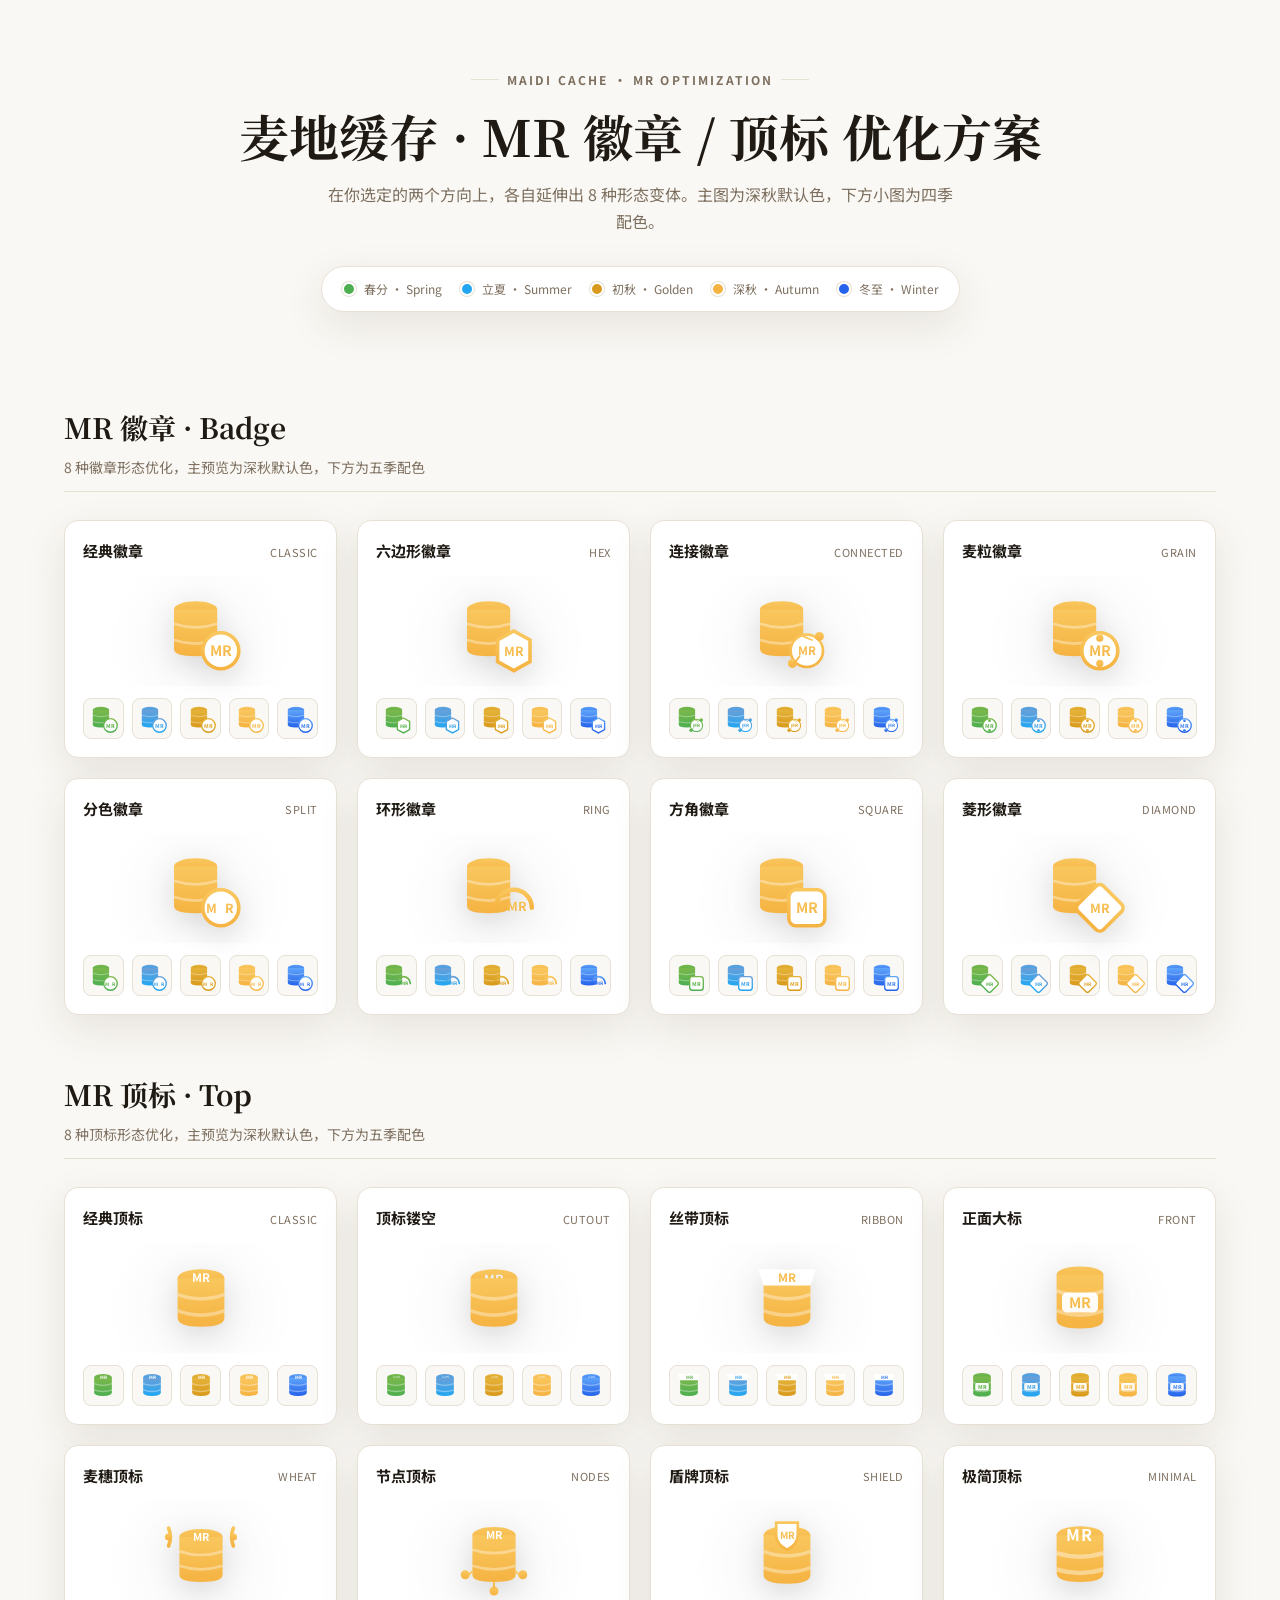
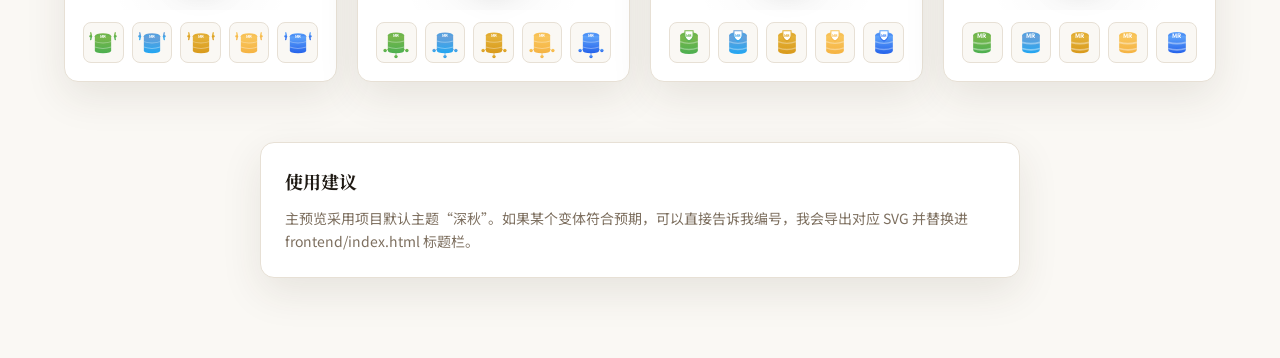
<file: design/barley-logo-mr-optimized.html>
<!DOCTYPE html>
<html lang="zh-CN">
<head>
<meta charset="UTF-8">
<meta name="viewport" content="width=device-width, initial-scale=1.0">
<title>麦地 Logo MR 优化方案</title>
<link rel="preconnect" href="https://fonts.googleapis.com">
<link rel="preconnect" href="https://fonts.gstatic.com" crossorigin>
<link href="https://fonts.googleapis.com/css2?family=Noto+Sans+SC:wght@400;500;700&family=Noto+Serif+SC:wght@500;700&display=swap" rel="stylesheet">
<style>
  :root {
    --bg: #faf8f4; --surface: #ffffff; --text: #1f1a14;
    --text-muted: #7d6f5f; --border: #e7e0d5; --accent: #b8841f;
    --shadow: 0 14px 40px rgba(60, 45, 25, 0.10); --radius: 14px;
  }
  @media (prefers-color-scheme: dark) {
    :root:not([data-theme="light"]) {
      --bg: #16120d; --surface: #1e1913; --text: #f5e6d3;
      --text-muted: #a08b72; --border: #3d3226; --accent: #f5b342;
      --shadow: 0 18px 50px rgba(0, 0, 0, 0.45);
    }
  }
  :root[data-theme="dark"] {
    --bg: #16120d; --surface: #1e1913; --text: #f5e6d3;
    --text-muted: #a08b72; --border: #3d3226; --accent: #f5b342;
    --shadow: 0 18px 50px rgba(0, 0, 0, 0.55);
  }
  * { box-sizing: border-box; margin: 0; padding: 0; }
  body { font-family: "Noto Sans SC", "PingFang SC", "Microsoft YaHei", sans-serif; background: var(--bg); color: var(--text); line-height: 1.65; min-height: 100vh; }
  header { max-width: 1200px; margin: 0 auto; padding: 60px 24px 36px; text-align: center; }
  .eyebrow { display: inline-flex; align-items: center; gap: 8px; font-size: 12px; font-weight: 700; letter-spacing: 0.18em; text-transform: uppercase; color: var(--text-muted); margin-bottom: 16px; }
  .eyebrow::before, .eyebrow::after { content: ""; width: 28px; height: 1px; background: var(--border); }
  h1 { font-family: "Noto Serif SC", "Songti SC", serif; font-size: clamp(32px, 5vw, 50px); font-weight: 700; line-height: 1.2; margin-bottom: 16px; text-wrap: balance; }
  .subtitle { max-width: 640px; margin: 0 auto 32px; font-size: 16px; color: var(--text-muted); }
  .theme-strip { display: inline-flex; flex-wrap: wrap; gap: 10px 18px; justify-content: center; padding: 12px 20px; background: var(--surface); border: 1px solid var(--border); border-radius: 999px; box-shadow: var(--shadow); }
  .theme-chip { display: inline-flex; align-items: center; gap: 8px; font-size: 12px; color: var(--text-muted); }
  .theme-chip span { width: 14px; height: 14px; border-radius: 50%; border: 2px solid var(--surface); box-shadow: 0 0 0 1px var(--border); }
  main { max-width: 1200px; margin: 0 auto; padding: 0 24px 80px; }
  .section-title { font-family: "Noto Serif SC", serif; font-size: 28px; font-weight: 700; margin: 56px 0 28px; padding-bottom: 12px; border-bottom: 1px solid var(--border); }
  .section-title small { display: block; font-family: "Noto Sans SC", sans-serif; font-size: 14px; font-weight: 400; color: var(--text-muted); margin-top: 6px; }
  .grid { display: grid; grid-template-columns: repeat(auto-fill, minmax(260px, 1fr)); gap: 20px; }
  .card { background: var(--surface); border: 1px solid var(--border); border-radius: var(--radius); padding: 18px; box-shadow: var(--shadow); transition: transform 0.2s ease; }
  .card:hover { transform: translateY(-3px); }
  .card-header { display: flex; align-items: center; justify-content: space-between; margin-bottom: 12px; }
  .card-title { font-size: 15px; font-weight: 700; }
  .card-sub { font-size: 11px; color: var(--text-muted); text-transform: uppercase; letter-spacing: 0.05em; }
  .main-mark { height: 110px; display: flex; align-items: center; justify-content: center; background: radial-gradient(circle at 50% 60%, rgba(0,0,0,0.03) 0%, transparent 70%); border-radius: 10px; margin-bottom: 12px; }
  .main-mark svg { width: 90px; height: 90px; filter: drop-shadow(0 8px 14px rgba(0,0,0,0.12)); }
  .color-row { display: flex; gap: 8px; justify-content: center; }
  .swatch { flex: 1; max-width: 48px; aspect-ratio: 1; border-radius: 8px; border: 1px solid var(--border); display: flex; align-items: center; justify-content: center; background: var(--bg); }
  .swatch svg { width: 34px; height: 34px; }
  .usage { max-width: 760px; margin: 60px auto 0; padding: 24px; background: var(--surface); border: 1px solid var(--border); border-radius: var(--radius); box-shadow: var(--shadow); }
  .usage h3 { font-family: "Noto Serif SC", serif; font-size: 18px; margin-bottom: 10px; }
  .usage p { color: var(--text-muted); font-size: 14px; }
  @media (max-width: 640px) { header { padding-top: 40px; } .grid { grid-template-columns: 1fr; } }
</style>
</head>
<body>
<svg width="0" height="0" style="position:absolute;">
<linearGradient id="g0" x1="0%" y1="0%" x2="0%" y2="100%">
<stop offset="0%" stop-color="#7cb84b"/>
<stop offset="100%" stop-color="#4caf50"/>
</linearGradient>
<linearGradient id="g1" x1="0%" y1="0%" x2="0%" y2="100%">
<stop offset="0%" stop-color="#6a9fd8"/>
<stop offset="100%" stop-color="#22a6f2"/>
</linearGradient>
<linearGradient id="g2" x1="0%" y1="0%" x2="0%" y2="100%">
<stop offset="0%" stop-color="#e5b33a"/>
<stop offset="100%" stop-color="#d99a1b"/>
</linearGradient>
<linearGradient id="g3" x1="0%" y1="0%" x2="0%" y2="100%">
<stop offset="0%" stop-color="#f9c75e"/>
<stop offset="100%" stop-color="#f5b342"/>
</linearGradient>
<linearGradient id="g4" x1="0%" y1="0%" x2="0%" y2="100%">
<stop offset="0%" stop-color="#60a5fa"/>
<stop offset="100%" stop-color="#2563eb"/>
</linearGradient>
</svg>
<header>
  <div class="eyebrow">MaiDi Cache · MR Optimization</div>
  <h1>麦地缓存 · MR 徽章 / 顶标 优化方案</h1>
  <p class="subtitle">在你选定的两个方向上，各自延伸出 8 种形态变体。主图为深秋默认色，下方小图为四季配色。</p>
  <div class="theme-strip">
    <div class="theme-chip"><span style="background:#4caf50"></span>春分 · Spring</div>
    <div class="theme-chip"><span style="background:#22a6f2"></span>立夏 · Summer</div>
    <div class="theme-chip"><span style="background:#d99a1b"></span>初秋 · Golden</div>
    <div class="theme-chip"><span style="background:#f5b342"></span>深秋 · Autumn</div>
    <div class="theme-chip"><span style="background:#2563eb"></span>冬至 · Winter</div>
  </div>
</header>
<main>
  
<h2 class="section-title">MR 徽章 · Badge<small>8 种徽章形态优化，主预览为深秋默认色，下方为五季配色</small></h2>
<div class="grid">
<div class="card">
  <div class="card-header">
    <span class="card-title">经典徽章</span>
    <span class="card-sub">Classic</span>
  </div>
  <div class="main-mark"><svg viewBox="0 0 100 100" xmlns="http://www.w3.org/2000/svg"><ellipse cx="44" cy="26" rx="24" ry="9" fill="url(#g3)"/>
<path d="M20 26 L20 70 Q20 78 44 78 Q68 78 68 70 L68 26" fill="url(#g3)"/>
<path d="M20 42 Q44 50 68 42" stroke="rgba(255,255,255,0.35)" stroke-width="3" fill="none"/>
<path d="M20 60 Q44 68 68 60" stroke="rgba(255,255,255,0.35)" stroke-width="3" fill="none"/>

<circle cx="72" cy="72" r="20" fill="#ffffff" stroke="url(#g3)" stroke-width="4"/>
<text x="72" y="78" text-anchor="middle" font-family="'Noto Sans SC', sans-serif" font-weight="700" font-size="16" fill="url(#g3)">MR</text></svg></div>
  <div class="color-row"><div class="swatch"><svg viewBox="0 0 100 100" xmlns="http://www.w3.org/2000/svg"><ellipse cx="44" cy="26" rx="24" ry="9" fill="url(#g0)"/>
<path d="M20 26 L20 70 Q20 78 44 78 Q68 78 68 70 L68 26" fill="url(#g0)"/>
<path d="M20 42 Q44 50 68 42" stroke="rgba(255,255,255,0.35)" stroke-width="3" fill="none"/>
<path d="M20 60 Q44 68 68 60" stroke="rgba(255,255,255,0.35)" stroke-width="3" fill="none"/>

<circle cx="72" cy="72" r="20" fill="#ffffff" stroke="url(#g0)" stroke-width="4"/>
<text x="72" y="78" text-anchor="middle" font-family="'Noto Sans SC', sans-serif" font-weight="700" font-size="16" fill="url(#g0)">MR</text></svg></div>
<div class="swatch"><svg viewBox="0 0 100 100" xmlns="http://www.w3.org/2000/svg"><ellipse cx="44" cy="26" rx="24" ry="9" fill="url(#g1)"/>
<path d="M20 26 L20 70 Q20 78 44 78 Q68 78 68 70 L68 26" fill="url(#g1)"/>
<path d="M20 42 Q44 50 68 42" stroke="rgba(255,255,255,0.35)" stroke-width="3" fill="none"/>
<path d="M20 60 Q44 68 68 60" stroke="rgba(255,255,255,0.35)" stroke-width="3" fill="none"/>

<circle cx="72" cy="72" r="20" fill="#ffffff" stroke="url(#g1)" stroke-width="4"/>
<text x="72" y="78" text-anchor="middle" font-family="'Noto Sans SC', sans-serif" font-weight="700" font-size="16" fill="url(#g1)">MR</text></svg></div>
<div class="swatch"><svg viewBox="0 0 100 100" xmlns="http://www.w3.org/2000/svg"><ellipse cx="44" cy="26" rx="24" ry="9" fill="url(#g2)"/>
<path d="M20 26 L20 70 Q20 78 44 78 Q68 78 68 70 L68 26" fill="url(#g2)"/>
<path d="M20 42 Q44 50 68 42" stroke="rgba(255,255,255,0.35)" stroke-width="3" fill="none"/>
<path d="M20 60 Q44 68 68 60" stroke="rgba(255,255,255,0.35)" stroke-width="3" fill="none"/>

<circle cx="72" cy="72" r="20" fill="#ffffff" stroke="url(#g2)" stroke-width="4"/>
<text x="72" y="78" text-anchor="middle" font-family="'Noto Sans SC', sans-serif" font-weight="700" font-size="16" fill="url(#g2)">MR</text></svg></div>
<div class="swatch"><svg viewBox="0 0 100 100" xmlns="http://www.w3.org/2000/svg"><ellipse cx="44" cy="26" rx="24" ry="9" fill="url(#g3)"/>
<path d="M20 26 L20 70 Q20 78 44 78 Q68 78 68 70 L68 26" fill="url(#g3)"/>
<path d="M20 42 Q44 50 68 42" stroke="rgba(255,255,255,0.35)" stroke-width="3" fill="none"/>
<path d="M20 60 Q44 68 68 60" stroke="rgba(255,255,255,0.35)" stroke-width="3" fill="none"/>

<circle cx="72" cy="72" r="20" fill="#ffffff" stroke="url(#g3)" stroke-width="4"/>
<text x="72" y="78" text-anchor="middle" font-family="'Noto Sans SC', sans-serif" font-weight="700" font-size="16" fill="url(#g3)">MR</text></svg></div>
<div class="swatch"><svg viewBox="0 0 100 100" xmlns="http://www.w3.org/2000/svg"><ellipse cx="44" cy="26" rx="24" ry="9" fill="url(#g4)"/>
<path d="M20 26 L20 70 Q20 78 44 78 Q68 78 68 70 L68 26" fill="url(#g4)"/>
<path d="M20 42 Q44 50 68 42" stroke="rgba(255,255,255,0.35)" stroke-width="3" fill="none"/>
<path d="M20 60 Q44 68 68 60" stroke="rgba(255,255,255,0.35)" stroke-width="3" fill="none"/>

<circle cx="72" cy="72" r="20" fill="#ffffff" stroke="url(#g4)" stroke-width="4"/>
<text x="72" y="78" text-anchor="middle" font-family="'Noto Sans SC', sans-serif" font-weight="700" font-size="16" fill="url(#g4)">MR</text></svg></div></div>
</div>


<div class="card">
  <div class="card-header">
    <span class="card-title">六边形徽章</span>
    <span class="card-sub">Hex</span>
  </div>
  <div class="main-mark"><svg viewBox="0 0 100 100" xmlns="http://www.w3.org/2000/svg"><ellipse cx="44" cy="26" rx="24" ry="9" fill="url(#g3)"/>
<path d="M20 26 L20 70 Q20 78 44 78 Q68 78 68 70 L68 26" fill="url(#g3)"/>
<path d="M20 42 Q44 50 68 42" stroke="rgba(255,255,255,0.35)" stroke-width="3" fill="none"/>
<path d="M20 60 Q44 68 68 60" stroke="rgba(255,255,255,0.35)" stroke-width="3" fill="none"/>

<path d="M72 50 L90 60 L90 84 L72 94 L54 84 L54 60 Z" fill="#ffffff" stroke="url(#g3)" stroke-width="4"/>
<text x="72" y="78" text-anchor="middle" font-family="'Noto Sans SC', sans-serif" font-weight="700" font-size="14" fill="url(#g3)">MR</text></svg></div>
  <div class="color-row"><div class="swatch"><svg viewBox="0 0 100 100" xmlns="http://www.w3.org/2000/svg"><ellipse cx="44" cy="26" rx="24" ry="9" fill="url(#g0)"/>
<path d="M20 26 L20 70 Q20 78 44 78 Q68 78 68 70 L68 26" fill="url(#g0)"/>
<path d="M20 42 Q44 50 68 42" stroke="rgba(255,255,255,0.35)" stroke-width="3" fill="none"/>
<path d="M20 60 Q44 68 68 60" stroke="rgba(255,255,255,0.35)" stroke-width="3" fill="none"/>

<path d="M72 50 L90 60 L90 84 L72 94 L54 84 L54 60 Z" fill="#ffffff" stroke="url(#g0)" stroke-width="4"/>
<text x="72" y="78" text-anchor="middle" font-family="'Noto Sans SC', sans-serif" font-weight="700" font-size="14" fill="url(#g0)">MR</text></svg></div>
<div class="swatch"><svg viewBox="0 0 100 100" xmlns="http://www.w3.org/2000/svg"><ellipse cx="44" cy="26" rx="24" ry="9" fill="url(#g1)"/>
<path d="M20 26 L20 70 Q20 78 44 78 Q68 78 68 70 L68 26" fill="url(#g1)"/>
<path d="M20 42 Q44 50 68 42" stroke="rgba(255,255,255,0.35)" stroke-width="3" fill="none"/>
<path d="M20 60 Q44 68 68 60" stroke="rgba(255,255,255,0.35)" stroke-width="3" fill="none"/>

<path d="M72 50 L90 60 L90 84 L72 94 L54 84 L54 60 Z" fill="#ffffff" stroke="url(#g1)" stroke-width="4"/>
<text x="72" y="78" text-anchor="middle" font-family="'Noto Sans SC', sans-serif" font-weight="700" font-size="14" fill="url(#g1)">MR</text></svg></div>
<div class="swatch"><svg viewBox="0 0 100 100" xmlns="http://www.w3.org/2000/svg"><ellipse cx="44" cy="26" rx="24" ry="9" fill="url(#g2)"/>
<path d="M20 26 L20 70 Q20 78 44 78 Q68 78 68 70 L68 26" fill="url(#g2)"/>
<path d="M20 42 Q44 50 68 42" stroke="rgba(255,255,255,0.35)" stroke-width="3" fill="none"/>
<path d="M20 60 Q44 68 68 60" stroke="rgba(255,255,255,0.35)" stroke-width="3" fill="none"/>

<path d="M72 50 L90 60 L90 84 L72 94 L54 84 L54 60 Z" fill="#ffffff" stroke="url(#g2)" stroke-width="4"/>
<text x="72" y="78" text-anchor="middle" font-family="'Noto Sans SC', sans-serif" font-weight="700" font-size="14" fill="url(#g2)">MR</text></svg></div>
<div class="swatch"><svg viewBox="0 0 100 100" xmlns="http://www.w3.org/2000/svg"><ellipse cx="44" cy="26" rx="24" ry="9" fill="url(#g3)"/>
<path d="M20 26 L20 70 Q20 78 44 78 Q68 78 68 70 L68 26" fill="url(#g3)"/>
<path d="M20 42 Q44 50 68 42" stroke="rgba(255,255,255,0.35)" stroke-width="3" fill="none"/>
<path d="M20 60 Q44 68 68 60" stroke="rgba(255,255,255,0.35)" stroke-width="3" fill="none"/>

<path d="M72 50 L90 60 L90 84 L72 94 L54 84 L54 60 Z" fill="#ffffff" stroke="url(#g3)" stroke-width="4"/>
<text x="72" y="78" text-anchor="middle" font-family="'Noto Sans SC', sans-serif" font-weight="700" font-size="14" fill="url(#g3)">MR</text></svg></div>
<div class="swatch"><svg viewBox="0 0 100 100" xmlns="http://www.w3.org/2000/svg"><ellipse cx="44" cy="26" rx="24" ry="9" fill="url(#g4)"/>
<path d="M20 26 L20 70 Q20 78 44 78 Q68 78 68 70 L68 26" fill="url(#g4)"/>
<path d="M20 42 Q44 50 68 42" stroke="rgba(255,255,255,0.35)" stroke-width="3" fill="none"/>
<path d="M20 60 Q44 68 68 60" stroke="rgba(255,255,255,0.35)" stroke-width="3" fill="none"/>

<path d="M72 50 L90 60 L90 84 L72 94 L54 84 L54 60 Z" fill="#ffffff" stroke="url(#g4)" stroke-width="4"/>
<text x="72" y="78" text-anchor="middle" font-family="'Noto Sans SC', sans-serif" font-weight="700" font-size="14" fill="url(#g4)">MR</text></svg></div></div>
</div>


<div class="card">
  <div class="card-header">
    <span class="card-title">连接徽章</span>
    <span class="card-sub">Connected</span>
  </div>
  <div class="main-mark"><svg viewBox="0 0 100 100" xmlns="http://www.w3.org/2000/svg"><ellipse cx="44" cy="26" rx="24" ry="9" fill="url(#g3)"/>
<path d="M20 26 L20 70 Q20 78 44 78 Q68 78 68 70 L68 26" fill="url(#g3)"/>
<path d="M20 42 Q44 50 68 42" stroke="rgba(255,255,255,0.35)" stroke-width="3" fill="none"/>
<path d="M20 60 Q44 68 68 60" stroke="rgba(255,255,255,0.35)" stroke-width="3" fill="none"/>

<circle cx="72" cy="72" r="18" fill="#ffffff" stroke="url(#g3)" stroke-width="3"/>
<text x="72" y="77" text-anchor="middle" font-family="'Noto Sans SC', sans-serif" font-weight="700" font-size="13" fill="url(#g3)">MR</text>
<circle cx="86" cy="56" r="5" fill="url(#g3)"/>
<circle cx="56" cy="86" r="5" fill="url(#g3)"/>
<path d="M68 56 L78 60 M64 78 L58 86" stroke="url(#g3)" stroke-width="2" stroke-linecap="round"/></svg></div>
  <div class="color-row"><div class="swatch"><svg viewBox="0 0 100 100" xmlns="http://www.w3.org/2000/svg"><ellipse cx="44" cy="26" rx="24" ry="9" fill="url(#g0)"/>
<path d="M20 26 L20 70 Q20 78 44 78 Q68 78 68 70 L68 26" fill="url(#g0)"/>
<path d="M20 42 Q44 50 68 42" stroke="rgba(255,255,255,0.35)" stroke-width="3" fill="none"/>
<path d="M20 60 Q44 68 68 60" stroke="rgba(255,255,255,0.35)" stroke-width="3" fill="none"/>

<circle cx="72" cy="72" r="18" fill="#ffffff" stroke="url(#g0)" stroke-width="3"/>
<text x="72" y="77" text-anchor="middle" font-family="'Noto Sans SC', sans-serif" font-weight="700" font-size="13" fill="url(#g0)">MR</text>
<circle cx="86" cy="56" r="5" fill="url(#g0)"/>
<circle cx="56" cy="86" r="5" fill="url(#g0)"/>
<path d="M68 56 L78 60 M64 78 L58 86" stroke="url(#g0)" stroke-width="2" stroke-linecap="round"/></svg></div>
<div class="swatch"><svg viewBox="0 0 100 100" xmlns="http://www.w3.org/2000/svg"><ellipse cx="44" cy="26" rx="24" ry="9" fill="url(#g1)"/>
<path d="M20 26 L20 70 Q20 78 44 78 Q68 78 68 70 L68 26" fill="url(#g1)"/>
<path d="M20 42 Q44 50 68 42" stroke="rgba(255,255,255,0.35)" stroke-width="3" fill="none"/>
<path d="M20 60 Q44 68 68 60" stroke="rgba(255,255,255,0.35)" stroke-width="3" fill="none"/>

<circle cx="72" cy="72" r="18" fill="#ffffff" stroke="url(#g1)" stroke-width="3"/>
<text x="72" y="77" text-anchor="middle" font-family="'Noto Sans SC', sans-serif" font-weight="700" font-size="13" fill="url(#g1)">MR</text>
<circle cx="86" cy="56" r="5" fill="url(#g1)"/>
<circle cx="56" cy="86" r="5" fill="url(#g1)"/>
<path d="M68 56 L78 60 M64 78 L58 86" stroke="url(#g1)" stroke-width="2" stroke-linecap="round"/></svg></div>
<div class="swatch"><svg viewBox="0 0 100 100" xmlns="http://www.w3.org/2000/svg"><ellipse cx="44" cy="26" rx="24" ry="9" fill="url(#g2)"/>
<path d="M20 26 L20 70 Q20 78 44 78 Q68 78 68 70 L68 26" fill="url(#g2)"/>
<path d="M20 42 Q44 50 68 42" stroke="rgba(255,255,255,0.35)" stroke-width="3" fill="none"/>
<path d="M20 60 Q44 68 68 60" stroke="rgba(255,255,255,0.35)" stroke-width="3" fill="none"/>

<circle cx="72" cy="72" r="18" fill="#ffffff" stroke="url(#g2)" stroke-width="3"/>
<text x="72" y="77" text-anchor="middle" font-family="'Noto Sans SC', sans-serif" font-weight="700" font-size="13" fill="url(#g2)">MR</text>
<circle cx="86" cy="56" r="5" fill="url(#g2)"/>
<circle cx="56" cy="86" r="5" fill="url(#g2)"/>
<path d="M68 56 L78 60 M64 78 L58 86" stroke="url(#g2)" stroke-width="2" stroke-linecap="round"/></svg></div>
<div class="swatch"><svg viewBox="0 0 100 100" xmlns="http://www.w3.org/2000/svg"><ellipse cx="44" cy="26" rx="24" ry="9" fill="url(#g3)"/>
<path d="M20 26 L20 70 Q20 78 44 78 Q68 78 68 70 L68 26" fill="url(#g3)"/>
<path d="M20 42 Q44 50 68 42" stroke="rgba(255,255,255,0.35)" stroke-width="3" fill="none"/>
<path d="M20 60 Q44 68 68 60" stroke="rgba(255,255,255,0.35)" stroke-width="3" fill="none"/>

<circle cx="72" cy="72" r="18" fill="#ffffff" stroke="url(#g3)" stroke-width="3"/>
<text x="72" y="77" text-anchor="middle" font-family="'Noto Sans SC', sans-serif" font-weight="700" font-size="13" fill="url(#g3)">MR</text>
<circle cx="86" cy="56" r="5" fill="url(#g3)"/>
<circle cx="56" cy="86" r="5" fill="url(#g3)"/>
<path d="M68 56 L78 60 M64 78 L58 86" stroke="url(#g3)" stroke-width="2" stroke-linecap="round"/></svg></div>
<div class="swatch"><svg viewBox="0 0 100 100" xmlns="http://www.w3.org/2000/svg"><ellipse cx="44" cy="26" rx="24" ry="9" fill="url(#g4)"/>
<path d="M20 26 L20 70 Q20 78 44 78 Q68 78 68 70 L68 26" fill="url(#g4)"/>
<path d="M20 42 Q44 50 68 42" stroke="rgba(255,255,255,0.35)" stroke-width="3" fill="none"/>
<path d="M20 60 Q44 68 68 60" stroke="rgba(255,255,255,0.35)" stroke-width="3" fill="none"/>

<circle cx="72" cy="72" r="18" fill="#ffffff" stroke="url(#g4)" stroke-width="3"/>
<text x="72" y="77" text-anchor="middle" font-family="'Noto Sans SC', sans-serif" font-weight="700" font-size="13" fill="url(#g4)">MR</text>
<circle cx="86" cy="56" r="5" fill="url(#g4)"/>
<circle cx="56" cy="86" r="5" fill="url(#g4)"/>
<path d="M68 56 L78 60 M64 78 L58 86" stroke="url(#g4)" stroke-width="2" stroke-linecap="round"/></svg></div></div>
</div>


<div class="card">
  <div class="card-header">
    <span class="card-title">麦粒徽章</span>
    <span class="card-sub">Grain</span>
  </div>
  <div class="main-mark"><svg viewBox="0 0 100 100" xmlns="http://www.w3.org/2000/svg"><ellipse cx="44" cy="26" rx="24" ry="9" fill="url(#g3)"/>
<path d="M20 26 L20 70 Q20 78 44 78 Q68 78 68 70 L68 26" fill="url(#g3)"/>
<path d="M20 42 Q44 50 68 42" stroke="rgba(255,255,255,0.35)" stroke-width="3" fill="none"/>
<path d="M20 60 Q44 68 68 60" stroke="rgba(255,255,255,0.35)" stroke-width="3" fill="none"/>

<circle cx="72" cy="72" r="20" fill="#ffffff" stroke="url(#g3)" stroke-width="4"/>
<text x="72" y="78" text-anchor="middle" font-family="'Noto Sans SC', sans-serif" font-weight="700" font-size="16" fill="url(#g3)">MR</text>
<circle cx="72" cy="58" r="4" fill="url(#g3)"/>
<circle cx="72" cy="86" r="4" fill="url(#g3)"/></svg></div>
  <div class="color-row"><div class="swatch"><svg viewBox="0 0 100 100" xmlns="http://www.w3.org/2000/svg"><ellipse cx="44" cy="26" rx="24" ry="9" fill="url(#g0)"/>
<path d="M20 26 L20 70 Q20 78 44 78 Q68 78 68 70 L68 26" fill="url(#g0)"/>
<path d="M20 42 Q44 50 68 42" stroke="rgba(255,255,255,0.35)" stroke-width="3" fill="none"/>
<path d="M20 60 Q44 68 68 60" stroke="rgba(255,255,255,0.35)" stroke-width="3" fill="none"/>

<circle cx="72" cy="72" r="20" fill="#ffffff" stroke="url(#g0)" stroke-width="4"/>
<text x="72" y="78" text-anchor="middle" font-family="'Noto Sans SC', sans-serif" font-weight="700" font-size="16" fill="url(#g0)">MR</text>
<circle cx="72" cy="58" r="4" fill="url(#g0)"/>
<circle cx="72" cy="86" r="4" fill="url(#g0)"/></svg></div>
<div class="swatch"><svg viewBox="0 0 100 100" xmlns="http://www.w3.org/2000/svg"><ellipse cx="44" cy="26" rx="24" ry="9" fill="url(#g1)"/>
<path d="M20 26 L20 70 Q20 78 44 78 Q68 78 68 70 L68 26" fill="url(#g1)"/>
<path d="M20 42 Q44 50 68 42" stroke="rgba(255,255,255,0.35)" stroke-width="3" fill="none"/>
<path d="M20 60 Q44 68 68 60" stroke="rgba(255,255,255,0.35)" stroke-width="3" fill="none"/>

<circle cx="72" cy="72" r="20" fill="#ffffff" stroke="url(#g1)" stroke-width="4"/>
<text x="72" y="78" text-anchor="middle" font-family="'Noto Sans SC', sans-serif" font-weight="700" font-size="16" fill="url(#g1)">MR</text>
<circle cx="72" cy="58" r="4" fill="url(#g1)"/>
<circle cx="72" cy="86" r="4" fill="url(#g1)"/></svg></div>
<div class="swatch"><svg viewBox="0 0 100 100" xmlns="http://www.w3.org/2000/svg"><ellipse cx="44" cy="26" rx="24" ry="9" fill="url(#g2)"/>
<path d="M20 26 L20 70 Q20 78 44 78 Q68 78 68 70 L68 26" fill="url(#g2)"/>
<path d="M20 42 Q44 50 68 42" stroke="rgba(255,255,255,0.35)" stroke-width="3" fill="none"/>
<path d="M20 60 Q44 68 68 60" stroke="rgba(255,255,255,0.35)" stroke-width="3" fill="none"/>

<circle cx="72" cy="72" r="20" fill="#ffffff" stroke="url(#g2)" stroke-width="4"/>
<text x="72" y="78" text-anchor="middle" font-family="'Noto Sans SC', sans-serif" font-weight="700" font-size="16" fill="url(#g2)">MR</text>
<circle cx="72" cy="58" r="4" fill="url(#g2)"/>
<circle cx="72" cy="86" r="4" fill="url(#g2)"/></svg></div>
<div class="swatch"><svg viewBox="0 0 100 100" xmlns="http://www.w3.org/2000/svg"><ellipse cx="44" cy="26" rx="24" ry="9" fill="url(#g3)"/>
<path d="M20 26 L20 70 Q20 78 44 78 Q68 78 68 70 L68 26" fill="url(#g3)"/>
<path d="M20 42 Q44 50 68 42" stroke="rgba(255,255,255,0.35)" stroke-width="3" fill="none"/>
<path d="M20 60 Q44 68 68 60" stroke="rgba(255,255,255,0.35)" stroke-width="3" fill="none"/>

<circle cx="72" cy="72" r="20" fill="#ffffff" stroke="url(#g3)" stroke-width="4"/>
<text x="72" y="78" text-anchor="middle" font-family="'Noto Sans SC', sans-serif" font-weight="700" font-size="16" fill="url(#g3)">MR</text>
<circle cx="72" cy="58" r="4" fill="url(#g3)"/>
<circle cx="72" cy="86" r="4" fill="url(#g3)"/></svg></div>
<div class="swatch"><svg viewBox="0 0 100 100" xmlns="http://www.w3.org/2000/svg"><ellipse cx="44" cy="26" rx="24" ry="9" fill="url(#g4)"/>
<path d="M20 26 L20 70 Q20 78 44 78 Q68 78 68 70 L68 26" fill="url(#g4)"/>
<path d="M20 42 Q44 50 68 42" stroke="rgba(255,255,255,0.35)" stroke-width="3" fill="none"/>
<path d="M20 60 Q44 68 68 60" stroke="rgba(255,255,255,0.35)" stroke-width="3" fill="none"/>

<circle cx="72" cy="72" r="20" fill="#ffffff" stroke="url(#g4)" stroke-width="4"/>
<text x="72" y="78" text-anchor="middle" font-family="'Noto Sans SC', sans-serif" font-weight="700" font-size="16" fill="url(#g4)">MR</text>
<circle cx="72" cy="58" r="4" fill="url(#g4)"/>
<circle cx="72" cy="86" r="4" fill="url(#g4)"/></svg></div></div>
</div>


<div class="card">
  <div class="card-header">
    <span class="card-title">分色徽章</span>
    <span class="card-sub">Split</span>
  </div>
  <div class="main-mark"><svg viewBox="0 0 100 100" xmlns="http://www.w3.org/2000/svg"><ellipse cx="44" cy="26" rx="24" ry="9" fill="url(#g3)"/>
<path d="M20 26 L20 70 Q20 78 44 78 Q68 78 68 70 L68 26" fill="url(#g3)"/>
<path d="M20 42 Q44 50 68 42" stroke="rgba(255,255,255,0.35)" stroke-width="3" fill="none"/>
<path d="M20 60 Q44 68 68 60" stroke="rgba(255,255,255,0.35)" stroke-width="3" fill="none"/>

<circle cx="72" cy="72" r="20" fill="#ffffff" stroke="url(#g3)" stroke-width="4"/>
<path d="M72 52 L72 92" stroke="url(#g3)" stroke-width="2"/>
<text x="62" y="78" text-anchor="middle" font-family="'Noto Sans SC', sans-serif" font-weight="700" font-size="14" fill="url(#g3)">M</text>
<text x="82" y="78" text-anchor="middle" font-family="'Noto Sans SC', sans-serif" font-weight="700" font-size="14" fill="url(#g3)">R</text></svg></div>
  <div class="color-row"><div class="swatch"><svg viewBox="0 0 100 100" xmlns="http://www.w3.org/2000/svg"><ellipse cx="44" cy="26" rx="24" ry="9" fill="url(#g0)"/>
<path d="M20 26 L20 70 Q20 78 44 78 Q68 78 68 70 L68 26" fill="url(#g0)"/>
<path d="M20 42 Q44 50 68 42" stroke="rgba(255,255,255,0.35)" stroke-width="3" fill="none"/>
<path d="M20 60 Q44 68 68 60" stroke="rgba(255,255,255,0.35)" stroke-width="3" fill="none"/>

<circle cx="72" cy="72" r="20" fill="#ffffff" stroke="url(#g0)" stroke-width="4"/>
<path d="M72 52 L72 92" stroke="url(#g0)" stroke-width="2"/>
<text x="62" y="78" text-anchor="middle" font-family="'Noto Sans SC', sans-serif" font-weight="700" font-size="14" fill="url(#g0)">M</text>
<text x="82" y="78" text-anchor="middle" font-family="'Noto Sans SC', sans-serif" font-weight="700" font-size="14" fill="url(#g0)">R</text></svg></div>
<div class="swatch"><svg viewBox="0 0 100 100" xmlns="http://www.w3.org/2000/svg"><ellipse cx="44" cy="26" rx="24" ry="9" fill="url(#g1)"/>
<path d="M20 26 L20 70 Q20 78 44 78 Q68 78 68 70 L68 26" fill="url(#g1)"/>
<path d="M20 42 Q44 50 68 42" stroke="rgba(255,255,255,0.35)" stroke-width="3" fill="none"/>
<path d="M20 60 Q44 68 68 60" stroke="rgba(255,255,255,0.35)" stroke-width="3" fill="none"/>

<circle cx="72" cy="72" r="20" fill="#ffffff" stroke="url(#g1)" stroke-width="4"/>
<path d="M72 52 L72 92" stroke="url(#g1)" stroke-width="2"/>
<text x="62" y="78" text-anchor="middle" font-family="'Noto Sans SC', sans-serif" font-weight="700" font-size="14" fill="url(#g1)">M</text>
<text x="82" y="78" text-anchor="middle" font-family="'Noto Sans SC', sans-serif" font-weight="700" font-size="14" fill="url(#g1)">R</text></svg></div>
<div class="swatch"><svg viewBox="0 0 100 100" xmlns="http://www.w3.org/2000/svg"><ellipse cx="44" cy="26" rx="24" ry="9" fill="url(#g2)"/>
<path d="M20 26 L20 70 Q20 78 44 78 Q68 78 68 70 L68 26" fill="url(#g2)"/>
<path d="M20 42 Q44 50 68 42" stroke="rgba(255,255,255,0.35)" stroke-width="3" fill="none"/>
<path d="M20 60 Q44 68 68 60" stroke="rgba(255,255,255,0.35)" stroke-width="3" fill="none"/>

<circle cx="72" cy="72" r="20" fill="#ffffff" stroke="url(#g2)" stroke-width="4"/>
<path d="M72 52 L72 92" stroke="url(#g2)" stroke-width="2"/>
<text x="62" y="78" text-anchor="middle" font-family="'Noto Sans SC', sans-serif" font-weight="700" font-size="14" fill="url(#g2)">M</text>
<text x="82" y="78" text-anchor="middle" font-family="'Noto Sans SC', sans-serif" font-weight="700" font-size="14" fill="url(#g2)">R</text></svg></div>
<div class="swatch"><svg viewBox="0 0 100 100" xmlns="http://www.w3.org/2000/svg"><ellipse cx="44" cy="26" rx="24" ry="9" fill="url(#g3)"/>
<path d="M20 26 L20 70 Q20 78 44 78 Q68 78 68 70 L68 26" fill="url(#g3)"/>
<path d="M20 42 Q44 50 68 42" stroke="rgba(255,255,255,0.35)" stroke-width="3" fill="none"/>
<path d="M20 60 Q44 68 68 60" stroke="rgba(255,255,255,0.35)" stroke-width="3" fill="none"/>

<circle cx="72" cy="72" r="20" fill="#ffffff" stroke="url(#g3)" stroke-width="4"/>
<path d="M72 52 L72 92" stroke="url(#g3)" stroke-width="2"/>
<text x="62" y="78" text-anchor="middle" font-family="'Noto Sans SC', sans-serif" font-weight="700" font-size="14" fill="url(#g3)">M</text>
<text x="82" y="78" text-anchor="middle" font-family="'Noto Sans SC', sans-serif" font-weight="700" font-size="14" fill="url(#g3)">R</text></svg></div>
<div class="swatch"><svg viewBox="0 0 100 100" xmlns="http://www.w3.org/2000/svg"><ellipse cx="44" cy="26" rx="24" ry="9" fill="url(#g4)"/>
<path d="M20 26 L20 70 Q20 78 44 78 Q68 78 68 70 L68 26" fill="url(#g4)"/>
<path d="M20 42 Q44 50 68 42" stroke="rgba(255,255,255,0.35)" stroke-width="3" fill="none"/>
<path d="M20 60 Q44 68 68 60" stroke="rgba(255,255,255,0.35)" stroke-width="3" fill="none"/>

<circle cx="72" cy="72" r="20" fill="#ffffff" stroke="url(#g4)" stroke-width="4"/>
<path d="M72 52 L72 92" stroke="url(#g4)" stroke-width="2"/>
<text x="62" y="78" text-anchor="middle" font-family="'Noto Sans SC', sans-serif" font-weight="700" font-size="14" fill="url(#g4)">M</text>
<text x="82" y="78" text-anchor="middle" font-family="'Noto Sans SC', sans-serif" font-weight="700" font-size="14" fill="url(#g4)">R</text></svg></div></div>
</div>


<div class="card">
  <div class="card-header">
    <span class="card-title">环形徽章</span>
    <span class="card-sub">Ring</span>
  </div>
  <div class="main-mark"><svg viewBox="0 0 100 100" xmlns="http://www.w3.org/2000/svg"><ellipse cx="44" cy="26" rx="24" ry="9" fill="url(#g3)"/>
<path d="M20 26 L20 70 Q20 78 44 78 Q68 78 68 70 L68 26" fill="url(#g3)"/>
<path d="M20 42 Q44 50 68 42" stroke="rgba(255,255,255,0.35)" stroke-width="3" fill="none"/>
<path d="M20 60 Q44 68 68 60" stroke="rgba(255,255,255,0.35)" stroke-width="3" fill="none"/>

<path d="M52 72 A20 20 0 1 1 92 72" fill="none" stroke="url(#g3)" stroke-width="5" stroke-linecap="round"/>
<text x="76" y="76" text-anchor="middle" font-family="'Noto Sans SC', sans-serif" font-weight="700" font-size="14" fill="url(#g3)">MR</text></svg></div>
  <div class="color-row"><div class="swatch"><svg viewBox="0 0 100 100" xmlns="http://www.w3.org/2000/svg"><ellipse cx="44" cy="26" rx="24" ry="9" fill="url(#g0)"/>
<path d="M20 26 L20 70 Q20 78 44 78 Q68 78 68 70 L68 26" fill="url(#g0)"/>
<path d="M20 42 Q44 50 68 42" stroke="rgba(255,255,255,0.35)" stroke-width="3" fill="none"/>
<path d="M20 60 Q44 68 68 60" stroke="rgba(255,255,255,0.35)" stroke-width="3" fill="none"/>

<path d="M52 72 A20 20 0 1 1 92 72" fill="none" stroke="url(#g0)" stroke-width="5" stroke-linecap="round"/>
<text x="76" y="76" text-anchor="middle" font-family="'Noto Sans SC', sans-serif" font-weight="700" font-size="14" fill="url(#g0)">MR</text></svg></div>
<div class="swatch"><svg viewBox="0 0 100 100" xmlns="http://www.w3.org/2000/svg"><ellipse cx="44" cy="26" rx="24" ry="9" fill="url(#g1)"/>
<path d="M20 26 L20 70 Q20 78 44 78 Q68 78 68 70 L68 26" fill="url(#g1)"/>
<path d="M20 42 Q44 50 68 42" stroke="rgba(255,255,255,0.35)" stroke-width="3" fill="none"/>
<path d="M20 60 Q44 68 68 60" stroke="rgba(255,255,255,0.35)" stroke-width="3" fill="none"/>

<path d="M52 72 A20 20 0 1 1 92 72" fill="none" stroke="url(#g1)" stroke-width="5" stroke-linecap="round"/>
<text x="76" y="76" text-anchor="middle" font-family="'Noto Sans SC', sans-serif" font-weight="700" font-size="14" fill="url(#g1)">MR</text></svg></div>
<div class="swatch"><svg viewBox="0 0 100 100" xmlns="http://www.w3.org/2000/svg"><ellipse cx="44" cy="26" rx="24" ry="9" fill="url(#g2)"/>
<path d="M20 26 L20 70 Q20 78 44 78 Q68 78 68 70 L68 26" fill="url(#g2)"/>
<path d="M20 42 Q44 50 68 42" stroke="rgba(255,255,255,0.35)" stroke-width="3" fill="none"/>
<path d="M20 60 Q44 68 68 60" stroke="rgba(255,255,255,0.35)" stroke-width="3" fill="none"/>

<path d="M52 72 A20 20 0 1 1 92 72" fill="none" stroke="url(#g2)" stroke-width="5" stroke-linecap="round"/>
<text x="76" y="76" text-anchor="middle" font-family="'Noto Sans SC', sans-serif" font-weight="700" font-size="14" fill="url(#g2)">MR</text></svg></div>
<div class="swatch"><svg viewBox="0 0 100 100" xmlns="http://www.w3.org/2000/svg"><ellipse cx="44" cy="26" rx="24" ry="9" fill="url(#g3)"/>
<path d="M20 26 L20 70 Q20 78 44 78 Q68 78 68 70 L68 26" fill="url(#g3)"/>
<path d="M20 42 Q44 50 68 42" stroke="rgba(255,255,255,0.35)" stroke-width="3" fill="none"/>
<path d="M20 60 Q44 68 68 60" stroke="rgba(255,255,255,0.35)" stroke-width="3" fill="none"/>

<path d="M52 72 A20 20 0 1 1 92 72" fill="none" stroke="url(#g3)" stroke-width="5" stroke-linecap="round"/>
<text x="76" y="76" text-anchor="middle" font-family="'Noto Sans SC', sans-serif" font-weight="700" font-size="14" fill="url(#g3)">MR</text></svg></div>
<div class="swatch"><svg viewBox="0 0 100 100" xmlns="http://www.w3.org/2000/svg"><ellipse cx="44" cy="26" rx="24" ry="9" fill="url(#g4)"/>
<path d="M20 26 L20 70 Q20 78 44 78 Q68 78 68 70 L68 26" fill="url(#g4)"/>
<path d="M20 42 Q44 50 68 42" stroke="rgba(255,255,255,0.35)" stroke-width="3" fill="none"/>
<path d="M20 60 Q44 68 68 60" stroke="rgba(255,255,255,0.35)" stroke-width="3" fill="none"/>

<path d="M52 72 A20 20 0 1 1 92 72" fill="none" stroke="url(#g4)" stroke-width="5" stroke-linecap="round"/>
<text x="76" y="76" text-anchor="middle" font-family="'Noto Sans SC', sans-serif" font-weight="700" font-size="14" fill="url(#g4)">MR</text></svg></div></div>
</div>


<div class="card">
  <div class="card-header">
    <span class="card-title">方角徽章</span>
    <span class="card-sub">Square</span>
  </div>
  <div class="main-mark"><svg viewBox="0 0 100 100" xmlns="http://www.w3.org/2000/svg"><ellipse cx="44" cy="26" rx="24" ry="9" fill="url(#g3)"/>
<path d="M20 26 L20 70 Q20 78 44 78 Q68 78 68 70 L68 26" fill="url(#g3)"/>
<path d="M20 42 Q44 50 68 42" stroke="rgba(255,255,255,0.35)" stroke-width="3" fill="none"/>
<path d="M20 60 Q44 68 68 60" stroke="rgba(255,255,255,0.35)" stroke-width="3" fill="none"/>

<rect x="52" y="52" width="40" height="40" rx="8" fill="#ffffff" stroke="url(#g3)" stroke-width="4"/>
<text x="72" y="78" text-anchor="middle" font-family="'Noto Sans SC', sans-serif" font-weight="700" font-size="16" fill="url(#g3)">MR</text></svg></div>
  <div class="color-row"><div class="swatch"><svg viewBox="0 0 100 100" xmlns="http://www.w3.org/2000/svg"><ellipse cx="44" cy="26" rx="24" ry="9" fill="url(#g0)"/>
<path d="M20 26 L20 70 Q20 78 44 78 Q68 78 68 70 L68 26" fill="url(#g0)"/>
<path d="M20 42 Q44 50 68 42" stroke="rgba(255,255,255,0.35)" stroke-width="3" fill="none"/>
<path d="M20 60 Q44 68 68 60" stroke="rgba(255,255,255,0.35)" stroke-width="3" fill="none"/>

<rect x="52" y="52" width="40" height="40" rx="8" fill="#ffffff" stroke="url(#g0)" stroke-width="4"/>
<text x="72" y="78" text-anchor="middle" font-family="'Noto Sans SC', sans-serif" font-weight="700" font-size="16" fill="url(#g0)">MR</text></svg></div>
<div class="swatch"><svg viewBox="0 0 100 100" xmlns="http://www.w3.org/2000/svg"><ellipse cx="44" cy="26" rx="24" ry="9" fill="url(#g1)"/>
<path d="M20 26 L20 70 Q20 78 44 78 Q68 78 68 70 L68 26" fill="url(#g1)"/>
<path d="M20 42 Q44 50 68 42" stroke="rgba(255,255,255,0.35)" stroke-width="3" fill="none"/>
<path d="M20 60 Q44 68 68 60" stroke="rgba(255,255,255,0.35)" stroke-width="3" fill="none"/>

<rect x="52" y="52" width="40" height="40" rx="8" fill="#ffffff" stroke="url(#g1)" stroke-width="4"/>
<text x="72" y="78" text-anchor="middle" font-family="'Noto Sans SC', sans-serif" font-weight="700" font-size="16" fill="url(#g1)">MR</text></svg></div>
<div class="swatch"><svg viewBox="0 0 100 100" xmlns="http://www.w3.org/2000/svg"><ellipse cx="44" cy="26" rx="24" ry="9" fill="url(#g2)"/>
<path d="M20 26 L20 70 Q20 78 44 78 Q68 78 68 70 L68 26" fill="url(#g2)"/>
<path d="M20 42 Q44 50 68 42" stroke="rgba(255,255,255,0.35)" stroke-width="3" fill="none"/>
<path d="M20 60 Q44 68 68 60" stroke="rgba(255,255,255,0.35)" stroke-width="3" fill="none"/>

<rect x="52" y="52" width="40" height="40" rx="8" fill="#ffffff" stroke="url(#g2)" stroke-width="4"/>
<text x="72" y="78" text-anchor="middle" font-family="'Noto Sans SC', sans-serif" font-weight="700" font-size="16" fill="url(#g2)">MR</text></svg></div>
<div class="swatch"><svg viewBox="0 0 100 100" xmlns="http://www.w3.org/2000/svg"><ellipse cx="44" cy="26" rx="24" ry="9" fill="url(#g3)"/>
<path d="M20 26 L20 70 Q20 78 44 78 Q68 78 68 70 L68 26" fill="url(#g3)"/>
<path d="M20 42 Q44 50 68 42" stroke="rgba(255,255,255,0.35)" stroke-width="3" fill="none"/>
<path d="M20 60 Q44 68 68 60" stroke="rgba(255,255,255,0.35)" stroke-width="3" fill="none"/>

<rect x="52" y="52" width="40" height="40" rx="8" fill="#ffffff" stroke="url(#g3)" stroke-width="4"/>
<text x="72" y="78" text-anchor="middle" font-family="'Noto Sans SC', sans-serif" font-weight="700" font-size="16" fill="url(#g3)">MR</text></svg></div>
<div class="swatch"><svg viewBox="0 0 100 100" xmlns="http://www.w3.org/2000/svg"><ellipse cx="44" cy="26" rx="24" ry="9" fill="url(#g4)"/>
<path d="M20 26 L20 70 Q20 78 44 78 Q68 78 68 70 L68 26" fill="url(#g4)"/>
<path d="M20 42 Q44 50 68 42" stroke="rgba(255,255,255,0.35)" stroke-width="3" fill="none"/>
<path d="M20 60 Q44 68 68 60" stroke="rgba(255,255,255,0.35)" stroke-width="3" fill="none"/>

<rect x="52" y="52" width="40" height="40" rx="8" fill="#ffffff" stroke="url(#g4)" stroke-width="4"/>
<text x="72" y="78" text-anchor="middle" font-family="'Noto Sans SC', sans-serif" font-weight="700" font-size="16" fill="url(#g4)">MR</text></svg></div></div>
</div>


<div class="card">
  <div class="card-header">
    <span class="card-title">菱形徽章</span>
    <span class="card-sub">Diamond</span>
  </div>
  <div class="main-mark"><svg viewBox="0 0 100 100" xmlns="http://www.w3.org/2000/svg"><ellipse cx="44" cy="26" rx="24" ry="9" fill="url(#g3)"/>
<path d="M20 26 L20 70 Q20 78 44 78 Q68 78 68 70 L68 26" fill="url(#g3)"/>
<path d="M20 42 Q44 50 68 42" stroke="rgba(255,255,255,0.35)" stroke-width="3" fill="none"/>
<path d="M20 60 Q44 68 68 60" stroke="rgba(255,255,255,0.35)" stroke-width="3" fill="none"/>

<rect x="52" y="52" width="40" height="40" rx="6" fill="#ffffff" stroke="url(#g3)" stroke-width="4" transform="rotate(45 72 72)"/>
<text x="72" y="78" text-anchor="middle" font-family="'Noto Sans SC', sans-serif" font-weight="700" font-size="14" fill="url(#g3)">MR</text></svg></div>
  <div class="color-row"><div class="swatch"><svg viewBox="0 0 100 100" xmlns="http://www.w3.org/2000/svg"><ellipse cx="44" cy="26" rx="24" ry="9" fill="url(#g0)"/>
<path d="M20 26 L20 70 Q20 78 44 78 Q68 78 68 70 L68 26" fill="url(#g0)"/>
<path d="M20 42 Q44 50 68 42" stroke="rgba(255,255,255,0.35)" stroke-width="3" fill="none"/>
<path d="M20 60 Q44 68 68 60" stroke="rgba(255,255,255,0.35)" stroke-width="3" fill="none"/>

<rect x="52" y="52" width="40" height="40" rx="6" fill="#ffffff" stroke="url(#g0)" stroke-width="4" transform="rotate(45 72 72)"/>
<text x="72" y="78" text-anchor="middle" font-family="'Noto Sans SC', sans-serif" font-weight="700" font-size="14" fill="url(#g0)">MR</text></svg></div>
<div class="swatch"><svg viewBox="0 0 100 100" xmlns="http://www.w3.org/2000/svg"><ellipse cx="44" cy="26" rx="24" ry="9" fill="url(#g1)"/>
<path d="M20 26 L20 70 Q20 78 44 78 Q68 78 68 70 L68 26" fill="url(#g1)"/>
<path d="M20 42 Q44 50 68 42" stroke="rgba(255,255,255,0.35)" stroke-width="3" fill="none"/>
<path d="M20 60 Q44 68 68 60" stroke="rgba(255,255,255,0.35)" stroke-width="3" fill="none"/>

<rect x="52" y="52" width="40" height="40" rx="6" fill="#ffffff" stroke="url(#g1)" stroke-width="4" transform="rotate(45 72 72)"/>
<text x="72" y="78" text-anchor="middle" font-family="'Noto Sans SC', sans-serif" font-weight="700" font-size="14" fill="url(#g1)">MR</text></svg></div>
<div class="swatch"><svg viewBox="0 0 100 100" xmlns="http://www.w3.org/2000/svg"><ellipse cx="44" cy="26" rx="24" ry="9" fill="url(#g2)"/>
<path d="M20 26 L20 70 Q20 78 44 78 Q68 78 68 70 L68 26" fill="url(#g2)"/>
<path d="M20 42 Q44 50 68 42" stroke="rgba(255,255,255,0.35)" stroke-width="3" fill="none"/>
<path d="M20 60 Q44 68 68 60" stroke="rgba(255,255,255,0.35)" stroke-width="3" fill="none"/>

<rect x="52" y="52" width="40" height="40" rx="6" fill="#ffffff" stroke="url(#g2)" stroke-width="4" transform="rotate(45 72 72)"/>
<text x="72" y="78" text-anchor="middle" font-family="'Noto Sans SC', sans-serif" font-weight="700" font-size="14" fill="url(#g2)">MR</text></svg></div>
<div class="swatch"><svg viewBox="0 0 100 100" xmlns="http://www.w3.org/2000/svg"><ellipse cx="44" cy="26" rx="24" ry="9" fill="url(#g3)"/>
<path d="M20 26 L20 70 Q20 78 44 78 Q68 78 68 70 L68 26" fill="url(#g3)"/>
<path d="M20 42 Q44 50 68 42" stroke="rgba(255,255,255,0.35)" stroke-width="3" fill="none"/>
<path d="M20 60 Q44 68 68 60" stroke="rgba(255,255,255,0.35)" stroke-width="3" fill="none"/>

<rect x="52" y="52" width="40" height="40" rx="6" fill="#ffffff" stroke="url(#g3)" stroke-width="4" transform="rotate(45 72 72)"/>
<text x="72" y="78" text-anchor="middle" font-family="'Noto Sans SC', sans-serif" font-weight="700" font-size="14" fill="url(#g3)">MR</text></svg></div>
<div class="swatch"><svg viewBox="0 0 100 100" xmlns="http://www.w3.org/2000/svg"><ellipse cx="44" cy="26" rx="24" ry="9" fill="url(#g4)"/>
<path d="M20 26 L20 70 Q20 78 44 78 Q68 78 68 70 L68 26" fill="url(#g4)"/>
<path d="M20 42 Q44 50 68 42" stroke="rgba(255,255,255,0.35)" stroke-width="3" fill="none"/>
<path d="M20 60 Q44 68 68 60" stroke="rgba(255,255,255,0.35)" stroke-width="3" fill="none"/>

<rect x="52" y="52" width="40" height="40" rx="6" fill="#ffffff" stroke="url(#g4)" stroke-width="4" transform="rotate(45 72 72)"/>
<text x="72" y="78" text-anchor="middle" font-family="'Noto Sans SC', sans-serif" font-weight="700" font-size="14" fill="url(#g4)">MR</text></svg></div></div>
</div>
</div>

  
<h2 class="section-title">MR 顶标 · Top<small>8 种顶标形态优化，主预览为深秋默认色，下方为五季配色</small></h2>
<div class="grid">
<div class="card">
  <div class="card-header">
    <span class="card-title">经典顶标</span>
    <span class="card-sub">Classic</span>
  </div>
  <div class="main-mark"><svg viewBox="0 0 100 100" xmlns="http://www.w3.org/2000/svg"><ellipse cx="50" cy="28" rx="26" ry="10" fill="url(#g3)"/>
<path d="M24 28 L24 72 Q24 82 50 82 Q76 82 76 72 L76 28" fill="url(#g3)"/>
<path d="M24 46 Q50 56 76 46" stroke="rgba(255,255,255,0.35)" stroke-width="4" fill="none"/>
<path d="M24 64 Q50 74 76 64" stroke="rgba(255,255,255,0.35)" stroke-width="4" fill="none"/>
<text x="50" y="32" text-anchor="middle" font-family="'Noto Sans SC', sans-serif" font-weight="700" font-size="13" fill="#ffffff">MR</text></svg></div>
  <div class="color-row"><div class="swatch"><svg viewBox="0 0 100 100" xmlns="http://www.w3.org/2000/svg"><ellipse cx="50" cy="28" rx="26" ry="10" fill="url(#g0)"/>
<path d="M24 28 L24 72 Q24 82 50 82 Q76 82 76 72 L76 28" fill="url(#g0)"/>
<path d="M24 46 Q50 56 76 46" stroke="rgba(255,255,255,0.35)" stroke-width="4" fill="none"/>
<path d="M24 64 Q50 74 76 64" stroke="rgba(255,255,255,0.35)" stroke-width="4" fill="none"/>
<text x="50" y="32" text-anchor="middle" font-family="'Noto Sans SC', sans-serif" font-weight="700" font-size="13" fill="#ffffff">MR</text></svg></div>
<div class="swatch"><svg viewBox="0 0 100 100" xmlns="http://www.w3.org/2000/svg"><ellipse cx="50" cy="28" rx="26" ry="10" fill="url(#g1)"/>
<path d="M24 28 L24 72 Q24 82 50 82 Q76 82 76 72 L76 28" fill="url(#g1)"/>
<path d="M24 46 Q50 56 76 46" stroke="rgba(255,255,255,0.35)" stroke-width="4" fill="none"/>
<path d="M24 64 Q50 74 76 64" stroke="rgba(255,255,255,0.35)" stroke-width="4" fill="none"/>
<text x="50" y="32" text-anchor="middle" font-family="'Noto Sans SC', sans-serif" font-weight="700" font-size="13" fill="#ffffff">MR</text></svg></div>
<div class="swatch"><svg viewBox="0 0 100 100" xmlns="http://www.w3.org/2000/svg"><ellipse cx="50" cy="28" rx="26" ry="10" fill="url(#g2)"/>
<path d="M24 28 L24 72 Q24 82 50 82 Q76 82 76 72 L76 28" fill="url(#g2)"/>
<path d="M24 46 Q50 56 76 46" stroke="rgba(255,255,255,0.35)" stroke-width="4" fill="none"/>
<path d="M24 64 Q50 74 76 64" stroke="rgba(255,255,255,0.35)" stroke-width="4" fill="none"/>
<text x="50" y="32" text-anchor="middle" font-family="'Noto Sans SC', sans-serif" font-weight="700" font-size="13" fill="#ffffff">MR</text></svg></div>
<div class="swatch"><svg viewBox="0 0 100 100" xmlns="http://www.w3.org/2000/svg"><ellipse cx="50" cy="28" rx="26" ry="10" fill="url(#g3)"/>
<path d="M24 28 L24 72 Q24 82 50 82 Q76 82 76 72 L76 28" fill="url(#g3)"/>
<path d="M24 46 Q50 56 76 46" stroke="rgba(255,255,255,0.35)" stroke-width="4" fill="none"/>
<path d="M24 64 Q50 74 76 64" stroke="rgba(255,255,255,0.35)" stroke-width="4" fill="none"/>
<text x="50" y="32" text-anchor="middle" font-family="'Noto Sans SC', sans-serif" font-weight="700" font-size="13" fill="#ffffff">MR</text></svg></div>
<div class="swatch"><svg viewBox="0 0 100 100" xmlns="http://www.w3.org/2000/svg"><ellipse cx="50" cy="28" rx="26" ry="10" fill="url(#g4)"/>
<path d="M24 28 L24 72 Q24 82 50 82 Q76 82 76 72 L76 28" fill="url(#g4)"/>
<path d="M24 46 Q50 56 76 46" stroke="rgba(255,255,255,0.35)" stroke-width="4" fill="none"/>
<path d="M24 64 Q50 74 76 64" stroke="rgba(255,255,255,0.35)" stroke-width="4" fill="none"/>
<text x="50" y="32" text-anchor="middle" font-family="'Noto Sans SC', sans-serif" font-weight="700" font-size="13" fill="#ffffff">MR</text></svg></div></div>
</div>


<div class="card">
  <div class="card-header">
    <span class="card-title">顶标镂空</span>
    <span class="card-sub">Cutout</span>
  </div>
  <div class="main-mark"><svg viewBox="0 0 100 100" xmlns="http://www.w3.org/2000/svg"><defs>
<mask id="cut3"><rect width="100" height="100" fill="white"/><text x="50" y="34" text-anchor="middle" font-family="'Noto Sans SC', sans-serif" font-weight="700" font-size="14" fill="black">MR</text></mask>
</defs>
<ellipse cx="50" cy="28" rx="26" ry="10" fill="url(#g3)" mask="url(#cut3)"/>
<path d="M24 28 L24 72 Q24 82 50 82 Q76 82 76 72 L76 28" fill="url(#g3)"/>
<path d="M24 46 Q50 56 76 46" stroke="rgba(255,255,255,0.35)" stroke-width="4" fill="none"/>
<path d="M24 64 Q50 74 76 64" stroke="rgba(255,255,255,0.35)" stroke-width="4" fill="none"/></svg></div>
  <div class="color-row"><div class="swatch"><svg viewBox="0 0 100 100" xmlns="http://www.w3.org/2000/svg"><defs>
<mask id="cut0"><rect width="100" height="100" fill="white"/><text x="50" y="34" text-anchor="middle" font-family="'Noto Sans SC', sans-serif" font-weight="700" font-size="14" fill="black">MR</text></mask>
</defs>
<ellipse cx="50" cy="28" rx="26" ry="10" fill="url(#g0)" mask="url(#cut0)"/>
<path d="M24 28 L24 72 Q24 82 50 82 Q76 82 76 72 L76 28" fill="url(#g0)"/>
<path d="M24 46 Q50 56 76 46" stroke="rgba(255,255,255,0.35)" stroke-width="4" fill="none"/>
<path d="M24 64 Q50 74 76 64" stroke="rgba(255,255,255,0.35)" stroke-width="4" fill="none"/></svg></div>
<div class="swatch"><svg viewBox="0 0 100 100" xmlns="http://www.w3.org/2000/svg"><defs>
<mask id="cut1"><rect width="100" height="100" fill="white"/><text x="50" y="34" text-anchor="middle" font-family="'Noto Sans SC', sans-serif" font-weight="700" font-size="14" fill="black">MR</text></mask>
</defs>
<ellipse cx="50" cy="28" rx="26" ry="10" fill="url(#g1)" mask="url(#cut1)"/>
<path d="M24 28 L24 72 Q24 82 50 82 Q76 82 76 72 L76 28" fill="url(#g1)"/>
<path d="M24 46 Q50 56 76 46" stroke="rgba(255,255,255,0.35)" stroke-width="4" fill="none"/>
<path d="M24 64 Q50 74 76 64" stroke="rgba(255,255,255,0.35)" stroke-width="4" fill="none"/></svg></div>
<div class="swatch"><svg viewBox="0 0 100 100" xmlns="http://www.w3.org/2000/svg"><defs>
<mask id="cut2"><rect width="100" height="100" fill="white"/><text x="50" y="34" text-anchor="middle" font-family="'Noto Sans SC', sans-serif" font-weight="700" font-size="14" fill="black">MR</text></mask>
</defs>
<ellipse cx="50" cy="28" rx="26" ry="10" fill="url(#g2)" mask="url(#cut2)"/>
<path d="M24 28 L24 72 Q24 82 50 82 Q76 82 76 72 L76 28" fill="url(#g2)"/>
<path d="M24 46 Q50 56 76 46" stroke="rgba(255,255,255,0.35)" stroke-width="4" fill="none"/>
<path d="M24 64 Q50 74 76 64" stroke="rgba(255,255,255,0.35)" stroke-width="4" fill="none"/></svg></div>
<div class="swatch"><svg viewBox="0 0 100 100" xmlns="http://www.w3.org/2000/svg"><defs>
<mask id="cut3"><rect width="100" height="100" fill="white"/><text x="50" y="34" text-anchor="middle" font-family="'Noto Sans SC', sans-serif" font-weight="700" font-size="14" fill="black">MR</text></mask>
</defs>
<ellipse cx="50" cy="28" rx="26" ry="10" fill="url(#g3)" mask="url(#cut3)"/>
<path d="M24 28 L24 72 Q24 82 50 82 Q76 82 76 72 L76 28" fill="url(#g3)"/>
<path d="M24 46 Q50 56 76 46" stroke="rgba(255,255,255,0.35)" stroke-width="4" fill="none"/>
<path d="M24 64 Q50 74 76 64" stroke="rgba(255,255,255,0.35)" stroke-width="4" fill="none"/></svg></div>
<div class="swatch"><svg viewBox="0 0 100 100" xmlns="http://www.w3.org/2000/svg"><defs>
<mask id="cut4"><rect width="100" height="100" fill="white"/><text x="50" y="34" text-anchor="middle" font-family="'Noto Sans SC', sans-serif" font-weight="700" font-size="14" fill="black">MR</text></mask>
</defs>
<ellipse cx="50" cy="28" rx="26" ry="10" fill="url(#g4)" mask="url(#cut4)"/>
<path d="M24 28 L24 72 Q24 82 50 82 Q76 82 76 72 L76 28" fill="url(#g4)"/>
<path d="M24 46 Q50 56 76 46" stroke="rgba(255,255,255,0.35)" stroke-width="4" fill="none"/>
<path d="M24 64 Q50 74 76 64" stroke="rgba(255,255,255,0.35)" stroke-width="4" fill="none"/></svg></div></div>
</div>


<div class="card">
  <div class="card-header">
    <span class="card-title">丝带顶标</span>
    <span class="card-sub">Ribbon</span>
  </div>
  <div class="main-mark"><svg viewBox="0 0 100 100" xmlns="http://www.w3.org/2000/svg"><ellipse cx="50" cy="28" rx="26" ry="10" fill="url(#g3)"/>
<path d="M24 28 L24 72 Q24 82 50 82 Q76 82 76 72 L76 28" fill="url(#g3)"/>
<path d="M24 46 Q50 56 76 46" stroke="rgba(255,255,255,0.35)" stroke-width="4" fill="none"/>
<path d="M24 64 Q50 74 76 64" stroke="rgba(255,255,255,0.35)" stroke-width="4" fill="none"/>
<path d="M18 18 L82 18 L76 36 L24 36 Z" fill="#ffffff"/>
<text x="50" y="32" text-anchor="middle" font-family="'Noto Sans SC', sans-serif" font-weight="700" font-size="13" fill="url(#g3)">MR</text></svg></div>
  <div class="color-row"><div class="swatch"><svg viewBox="0 0 100 100" xmlns="http://www.w3.org/2000/svg"><ellipse cx="50" cy="28" rx="26" ry="10" fill="url(#g0)"/>
<path d="M24 28 L24 72 Q24 82 50 82 Q76 82 76 72 L76 28" fill="url(#g0)"/>
<path d="M24 46 Q50 56 76 46" stroke="rgba(255,255,255,0.35)" stroke-width="4" fill="none"/>
<path d="M24 64 Q50 74 76 64" stroke="rgba(255,255,255,0.35)" stroke-width="4" fill="none"/>
<path d="M18 18 L82 18 L76 36 L24 36 Z" fill="#ffffff"/>
<text x="50" y="32" text-anchor="middle" font-family="'Noto Sans SC', sans-serif" font-weight="700" font-size="13" fill="url(#g0)">MR</text></svg></div>
<div class="swatch"><svg viewBox="0 0 100 100" xmlns="http://www.w3.org/2000/svg"><ellipse cx="50" cy="28" rx="26" ry="10" fill="url(#g1)"/>
<path d="M24 28 L24 72 Q24 82 50 82 Q76 82 76 72 L76 28" fill="url(#g1)"/>
<path d="M24 46 Q50 56 76 46" stroke="rgba(255,255,255,0.35)" stroke-width="4" fill="none"/>
<path d="M24 64 Q50 74 76 64" stroke="rgba(255,255,255,0.35)" stroke-width="4" fill="none"/>
<path d="M18 18 L82 18 L76 36 L24 36 Z" fill="#ffffff"/>
<text x="50" y="32" text-anchor="middle" font-family="'Noto Sans SC', sans-serif" font-weight="700" font-size="13" fill="url(#g1)">MR</text></svg></div>
<div class="swatch"><svg viewBox="0 0 100 100" xmlns="http://www.w3.org/2000/svg"><ellipse cx="50" cy="28" rx="26" ry="10" fill="url(#g2)"/>
<path d="M24 28 L24 72 Q24 82 50 82 Q76 82 76 72 L76 28" fill="url(#g2)"/>
<path d="M24 46 Q50 56 76 46" stroke="rgba(255,255,255,0.35)" stroke-width="4" fill="none"/>
<path d="M24 64 Q50 74 76 64" stroke="rgba(255,255,255,0.35)" stroke-width="4" fill="none"/>
<path d="M18 18 L82 18 L76 36 L24 36 Z" fill="#ffffff"/>
<text x="50" y="32" text-anchor="middle" font-family="'Noto Sans SC', sans-serif" font-weight="700" font-size="13" fill="url(#g2)">MR</text></svg></div>
<div class="swatch"><svg viewBox="0 0 100 100" xmlns="http://www.w3.org/2000/svg"><ellipse cx="50" cy="28" rx="26" ry="10" fill="url(#g3)"/>
<path d="M24 28 L24 72 Q24 82 50 82 Q76 82 76 72 L76 28" fill="url(#g3)"/>
<path d="M24 46 Q50 56 76 46" stroke="rgba(255,255,255,0.35)" stroke-width="4" fill="none"/>
<path d="M24 64 Q50 74 76 64" stroke="rgba(255,255,255,0.35)" stroke-width="4" fill="none"/>
<path d="M18 18 L82 18 L76 36 L24 36 Z" fill="#ffffff"/>
<text x="50" y="32" text-anchor="middle" font-family="'Noto Sans SC', sans-serif" font-weight="700" font-size="13" fill="url(#g3)">MR</text></svg></div>
<div class="swatch"><svg viewBox="0 0 100 100" xmlns="http://www.w3.org/2000/svg"><ellipse cx="50" cy="28" rx="26" ry="10" fill="url(#g4)"/>
<path d="M24 28 L24 72 Q24 82 50 82 Q76 82 76 72 L76 28" fill="url(#g4)"/>
<path d="M24 46 Q50 56 76 46" stroke="rgba(255,255,255,0.35)" stroke-width="4" fill="none"/>
<path d="M24 64 Q50 74 76 64" stroke="rgba(255,255,255,0.35)" stroke-width="4" fill="none"/>
<path d="M18 18 L82 18 L76 36 L24 36 Z" fill="#ffffff"/>
<text x="50" y="32" text-anchor="middle" font-family="'Noto Sans SC', sans-serif" font-weight="700" font-size="13" fill="url(#g4)">MR</text></svg></div></div>
</div>


<div class="card">
  <div class="card-header">
    <span class="card-title">正面大标</span>
    <span class="card-sub">Front</span>
  </div>
  <div class="main-mark"><svg viewBox="0 0 100 100" xmlns="http://www.w3.org/2000/svg"><ellipse cx="50" cy="24" rx="26" ry="9" fill="url(#g3)"/>
<path d="M24 24 L24 74 Q24 84 50 84 Q76 84 76 74 L76 24" fill="url(#g3)"/>
<path d="M24 42 Q50 52 76 42" stroke="rgba(255,255,255,0.35)" stroke-width="4" fill="none"/>
<path d="M24 64 Q50 74 76 64" stroke="rgba(255,255,255,0.35)" stroke-width="4" fill="none"/>
<rect x="30" y="44" width="40" height="22" rx="5" fill="rgba(255,255,255,0.95)"/>
<text x="50" y="61" text-anchor="middle" font-family="'Noto Sans SC', sans-serif" font-weight="700" font-size="16" fill="url(#g3)">MR</text></svg></div>
  <div class="color-row"><div class="swatch"><svg viewBox="0 0 100 100" xmlns="http://www.w3.org/2000/svg"><ellipse cx="50" cy="24" rx="26" ry="9" fill="url(#g0)"/>
<path d="M24 24 L24 74 Q24 84 50 84 Q76 84 76 74 L76 24" fill="url(#g0)"/>
<path d="M24 42 Q50 52 76 42" stroke="rgba(255,255,255,0.35)" stroke-width="4" fill="none"/>
<path d="M24 64 Q50 74 76 64" stroke="rgba(255,255,255,0.35)" stroke-width="4" fill="none"/>
<rect x="30" y="44" width="40" height="22" rx="5" fill="rgba(255,255,255,0.95)"/>
<text x="50" y="61" text-anchor="middle" font-family="'Noto Sans SC', sans-serif" font-weight="700" font-size="16" fill="url(#g0)">MR</text></svg></div>
<div class="swatch"><svg viewBox="0 0 100 100" xmlns="http://www.w3.org/2000/svg"><ellipse cx="50" cy="24" rx="26" ry="9" fill="url(#g1)"/>
<path d="M24 24 L24 74 Q24 84 50 84 Q76 84 76 74 L76 24" fill="url(#g1)"/>
<path d="M24 42 Q50 52 76 42" stroke="rgba(255,255,255,0.35)" stroke-width="4" fill="none"/>
<path d="M24 64 Q50 74 76 64" stroke="rgba(255,255,255,0.35)" stroke-width="4" fill="none"/>
<rect x="30" y="44" width="40" height="22" rx="5" fill="rgba(255,255,255,0.95)"/>
<text x="50" y="61" text-anchor="middle" font-family="'Noto Sans SC', sans-serif" font-weight="700" font-size="16" fill="url(#g1)">MR</text></svg></div>
<div class="swatch"><svg viewBox="0 0 100 100" xmlns="http://www.w3.org/2000/svg"><ellipse cx="50" cy="24" rx="26" ry="9" fill="url(#g2)"/>
<path d="M24 24 L24 74 Q24 84 50 84 Q76 84 76 74 L76 24" fill="url(#g2)"/>
<path d="M24 42 Q50 52 76 42" stroke="rgba(255,255,255,0.35)" stroke-width="4" fill="none"/>
<path d="M24 64 Q50 74 76 64" stroke="rgba(255,255,255,0.35)" stroke-width="4" fill="none"/>
<rect x="30" y="44" width="40" height="22" rx="5" fill="rgba(255,255,255,0.95)"/>
<text x="50" y="61" text-anchor="middle" font-family="'Noto Sans SC', sans-serif" font-weight="700" font-size="16" fill="url(#g2)">MR</text></svg></div>
<div class="swatch"><svg viewBox="0 0 100 100" xmlns="http://www.w3.org/2000/svg"><ellipse cx="50" cy="24" rx="26" ry="9" fill="url(#g3)"/>
<path d="M24 24 L24 74 Q24 84 50 84 Q76 84 76 74 L76 24" fill="url(#g3)"/>
<path d="M24 42 Q50 52 76 42" stroke="rgba(255,255,255,0.35)" stroke-width="4" fill="none"/>
<path d="M24 64 Q50 74 76 64" stroke="rgba(255,255,255,0.35)" stroke-width="4" fill="none"/>
<rect x="30" y="44" width="40" height="22" rx="5" fill="rgba(255,255,255,0.95)"/>
<text x="50" y="61" text-anchor="middle" font-family="'Noto Sans SC', sans-serif" font-weight="700" font-size="16" fill="url(#g3)">MR</text></svg></div>
<div class="swatch"><svg viewBox="0 0 100 100" xmlns="http://www.w3.org/2000/svg"><ellipse cx="50" cy="24" rx="26" ry="9" fill="url(#g4)"/>
<path d="M24 24 L24 74 Q24 84 50 84 Q76 84 76 74 L76 24" fill="url(#g4)"/>
<path d="M24 42 Q50 52 76 42" stroke="rgba(255,255,255,0.35)" stroke-width="4" fill="none"/>
<path d="M24 64 Q50 74 76 64" stroke="rgba(255,255,255,0.35)" stroke-width="4" fill="none"/>
<rect x="30" y="44" width="40" height="22" rx="5" fill="rgba(255,255,255,0.95)"/>
<text x="50" y="61" text-anchor="middle" font-family="'Noto Sans SC', sans-serif" font-weight="700" font-size="16" fill="url(#g4)">MR</text></svg></div></div>
</div>


<div class="card">
  <div class="card-header">
    <span class="card-title">麦穗顶标</span>
    <span class="card-sub">Wheat</span>
  </div>
  <div class="main-mark"><svg viewBox="0 0 100 100" xmlns="http://www.w3.org/2000/svg"><ellipse cx="50" cy="30" rx="24" ry="9" fill="url(#g3)"/>
<path d="M26 30 L26 72 Q26 80 50 80 Q74 80 74 72 L74 30" fill="url(#g3)"/>
<path d="M26 46 Q50 54 74 46" stroke="rgba(255,255,255,0.35)" stroke-width="3" fill="none"/>
<path d="M26 62 Q50 70 74 62" stroke="rgba(255,255,255,0.35)" stroke-width="3" fill="none"/>
<text x="50" y="34" text-anchor="middle" font-family="'Noto Sans SC', sans-serif" font-weight="700" font-size="12" fill="#ffffff">MR</text>
<path d="M14 40 Q18 30 14 20" stroke="url(#g3)" stroke-width="4" fill="none" stroke-linecap="round"/>
<path d="M86 40 Q82 30 86 20" stroke="url(#g3)" stroke-width="4" fill="none" stroke-linecap="round"/>
<circle cx="14" cy="30" r="4" fill="url(#g3)"/>
<circle cx="86" cy="30" r="4" fill="url(#g3)"/></svg></div>
  <div class="color-row"><div class="swatch"><svg viewBox="0 0 100 100" xmlns="http://www.w3.org/2000/svg"><ellipse cx="50" cy="30" rx="24" ry="9" fill="url(#g0)"/>
<path d="M26 30 L26 72 Q26 80 50 80 Q74 80 74 72 L74 30" fill="url(#g0)"/>
<path d="M26 46 Q50 54 74 46" stroke="rgba(255,255,255,0.35)" stroke-width="3" fill="none"/>
<path d="M26 62 Q50 70 74 62" stroke="rgba(255,255,255,0.35)" stroke-width="3" fill="none"/>
<text x="50" y="34" text-anchor="middle" font-family="'Noto Sans SC', sans-serif" font-weight="700" font-size="12" fill="#ffffff">MR</text>
<path d="M14 40 Q18 30 14 20" stroke="url(#g0)" stroke-width="4" fill="none" stroke-linecap="round"/>
<path d="M86 40 Q82 30 86 20" stroke="url(#g0)" stroke-width="4" fill="none" stroke-linecap="round"/>
<circle cx="14" cy="30" r="4" fill="url(#g0)"/>
<circle cx="86" cy="30" r="4" fill="url(#g0)"/></svg></div>
<div class="swatch"><svg viewBox="0 0 100 100" xmlns="http://www.w3.org/2000/svg"><ellipse cx="50" cy="30" rx="24" ry="9" fill="url(#g1)"/>
<path d="M26 30 L26 72 Q26 80 50 80 Q74 80 74 72 L74 30" fill="url(#g1)"/>
<path d="M26 46 Q50 54 74 46" stroke="rgba(255,255,255,0.35)" stroke-width="3" fill="none"/>
<path d="M26 62 Q50 70 74 62" stroke="rgba(255,255,255,0.35)" stroke-width="3" fill="none"/>
<text x="50" y="34" text-anchor="middle" font-family="'Noto Sans SC', sans-serif" font-weight="700" font-size="12" fill="#ffffff">MR</text>
<path d="M14 40 Q18 30 14 20" stroke="url(#g1)" stroke-width="4" fill="none" stroke-linecap="round"/>
<path d="M86 40 Q82 30 86 20" stroke="url(#g1)" stroke-width="4" fill="none" stroke-linecap="round"/>
<circle cx="14" cy="30" r="4" fill="url(#g1)"/>
<circle cx="86" cy="30" r="4" fill="url(#g1)"/></svg></div>
<div class="swatch"><svg viewBox="0 0 100 100" xmlns="http://www.w3.org/2000/svg"><ellipse cx="50" cy="30" rx="24" ry="9" fill="url(#g2)"/>
<path d="M26 30 L26 72 Q26 80 50 80 Q74 80 74 72 L74 30" fill="url(#g2)"/>
<path d="M26 46 Q50 54 74 46" stroke="rgba(255,255,255,0.35)" stroke-width="3" fill="none"/>
<path d="M26 62 Q50 70 74 62" stroke="rgba(255,255,255,0.35)" stroke-width="3" fill="none"/>
<text x="50" y="34" text-anchor="middle" font-family="'Noto Sans SC', sans-serif" font-weight="700" font-size="12" fill="#ffffff">MR</text>
<path d="M14 40 Q18 30 14 20" stroke="url(#g2)" stroke-width="4" fill="none" stroke-linecap="round"/>
<path d="M86 40 Q82 30 86 20" stroke="url(#g2)" stroke-width="4" fill="none" stroke-linecap="round"/>
<circle cx="14" cy="30" r="4" fill="url(#g2)"/>
<circle cx="86" cy="30" r="4" fill="url(#g2)"/></svg></div>
<div class="swatch"><svg viewBox="0 0 100 100" xmlns="http://www.w3.org/2000/svg"><ellipse cx="50" cy="30" rx="24" ry="9" fill="url(#g3)"/>
<path d="M26 30 L26 72 Q26 80 50 80 Q74 80 74 72 L74 30" fill="url(#g3)"/>
<path d="M26 46 Q50 54 74 46" stroke="rgba(255,255,255,0.35)" stroke-width="3" fill="none"/>
<path d="M26 62 Q50 70 74 62" stroke="rgba(255,255,255,0.35)" stroke-width="3" fill="none"/>
<text x="50" y="34" text-anchor="middle" font-family="'Noto Sans SC', sans-serif" font-weight="700" font-size="12" fill="#ffffff">MR</text>
<path d="M14 40 Q18 30 14 20" stroke="url(#g3)" stroke-width="4" fill="none" stroke-linecap="round"/>
<path d="M86 40 Q82 30 86 20" stroke="url(#g3)" stroke-width="4" fill="none" stroke-linecap="round"/>
<circle cx="14" cy="30" r="4" fill="url(#g3)"/>
<circle cx="86" cy="30" r="4" fill="url(#g3)"/></svg></div>
<div class="swatch"><svg viewBox="0 0 100 100" xmlns="http://www.w3.org/2000/svg"><ellipse cx="50" cy="30" rx="24" ry="9" fill="url(#g4)"/>
<path d="M26 30 L26 72 Q26 80 50 80 Q74 80 74 72 L74 30" fill="url(#g4)"/>
<path d="M26 46 Q50 54 74 46" stroke="rgba(255,255,255,0.35)" stroke-width="3" fill="none"/>
<path d="M26 62 Q50 70 74 62" stroke="rgba(255,255,255,0.35)" stroke-width="3" fill="none"/>
<text x="50" y="34" text-anchor="middle" font-family="'Noto Sans SC', sans-serif" font-weight="700" font-size="12" fill="#ffffff">MR</text>
<path d="M14 40 Q18 30 14 20" stroke="url(#g4)" stroke-width="4" fill="none" stroke-linecap="round"/>
<path d="M86 40 Q82 30 86 20" stroke="url(#g4)" stroke-width="4" fill="none" stroke-linecap="round"/>
<circle cx="14" cy="30" r="4" fill="url(#g4)"/>
<circle cx="86" cy="30" r="4" fill="url(#g4)"/></svg></div></div>
</div>


<div class="card">
  <div class="card-header">
    <span class="card-title">节点顶标</span>
    <span class="card-sub">Nodes</span>
  </div>
  <div class="main-mark"><svg viewBox="0 0 100 100" xmlns="http://www.w3.org/2000/svg"><ellipse cx="50" cy="28" rx="24" ry="9" fill="url(#g3)"/>
<path d="M26 28 L26 72 Q26 80 50 80 Q74 80 74 72 L74 28" fill="url(#g3)"/>
<path d="M26 44 Q50 52 74 44" stroke="rgba(255,255,255,0.35)" stroke-width="3" fill="none"/>
<path d="M26 62 Q50 70 74 62" stroke="rgba(255,255,255,0.35)" stroke-width="3" fill="none"/>
<text x="50" y="32" text-anchor="middle" font-family="'Noto Sans SC', sans-serif" font-weight="700" font-size="12" fill="#ffffff">MR</text>
<circle cx="18" cy="72" r="5" fill="url(#g3)"/>
<circle cx="82" cy="72" r="5" fill="url(#g3)"/>
<circle cx="50" cy="90" r="5" fill="url(#g3)"/>
<path d="M22 72 L26 68 M78 72 L74 68 M50 86 L50 80" stroke="url(#g3)" stroke-width="2" stroke-linecap="round"/></svg></div>
  <div class="color-row"><div class="swatch"><svg viewBox="0 0 100 100" xmlns="http://www.w3.org/2000/svg"><ellipse cx="50" cy="28" rx="24" ry="9" fill="url(#g0)"/>
<path d="M26 28 L26 72 Q26 80 50 80 Q74 80 74 72 L74 28" fill="url(#g0)"/>
<path d="M26 44 Q50 52 74 44" stroke="rgba(255,255,255,0.35)" stroke-width="3" fill="none"/>
<path d="M26 62 Q50 70 74 62" stroke="rgba(255,255,255,0.35)" stroke-width="3" fill="none"/>
<text x="50" y="32" text-anchor="middle" font-family="'Noto Sans SC', sans-serif" font-weight="700" font-size="12" fill="#ffffff">MR</text>
<circle cx="18" cy="72" r="5" fill="url(#g0)"/>
<circle cx="82" cy="72" r="5" fill="url(#g0)"/>
<circle cx="50" cy="90" r="5" fill="url(#g0)"/>
<path d="M22 72 L26 68 M78 72 L74 68 M50 86 L50 80" stroke="url(#g0)" stroke-width="2" stroke-linecap="round"/></svg></div>
<div class="swatch"><svg viewBox="0 0 100 100" xmlns="http://www.w3.org/2000/svg"><ellipse cx="50" cy="28" rx="24" ry="9" fill="url(#g1)"/>
<path d="M26 28 L26 72 Q26 80 50 80 Q74 80 74 72 L74 28" fill="url(#g1)"/>
<path d="M26 44 Q50 52 74 44" stroke="rgba(255,255,255,0.35)" stroke-width="3" fill="none"/>
<path d="M26 62 Q50 70 74 62" stroke="rgba(255,255,255,0.35)" stroke-width="3" fill="none"/>
<text x="50" y="32" text-anchor="middle" font-family="'Noto Sans SC', sans-serif" font-weight="700" font-size="12" fill="#ffffff">MR</text>
<circle cx="18" cy="72" r="5" fill="url(#g1)"/>
<circle cx="82" cy="72" r="5" fill="url(#g1)"/>
<circle cx="50" cy="90" r="5" fill="url(#g1)"/>
<path d="M22 72 L26 68 M78 72 L74 68 M50 86 L50 80" stroke="url(#g1)" stroke-width="2" stroke-linecap="round"/></svg></div>
<div class="swatch"><svg viewBox="0 0 100 100" xmlns="http://www.w3.org/2000/svg"><ellipse cx="50" cy="28" rx="24" ry="9" fill="url(#g2)"/>
<path d="M26 28 L26 72 Q26 80 50 80 Q74 80 74 72 L74 28" fill="url(#g2)"/>
<path d="M26 44 Q50 52 74 44" stroke="rgba(255,255,255,0.35)" stroke-width="3" fill="none"/>
<path d="M26 62 Q50 70 74 62" stroke="rgba(255,255,255,0.35)" stroke-width="3" fill="none"/>
<text x="50" y="32" text-anchor="middle" font-family="'Noto Sans SC', sans-serif" font-weight="700" font-size="12" fill="#ffffff">MR</text>
<circle cx="18" cy="72" r="5" fill="url(#g2)"/>
<circle cx="82" cy="72" r="5" fill="url(#g2)"/>
<circle cx="50" cy="90" r="5" fill="url(#g2)"/>
<path d="M22 72 L26 68 M78 72 L74 68 M50 86 L50 80" stroke="url(#g2)" stroke-width="2" stroke-linecap="round"/></svg></div>
<div class="swatch"><svg viewBox="0 0 100 100" xmlns="http://www.w3.org/2000/svg"><ellipse cx="50" cy="28" rx="24" ry="9" fill="url(#g3)"/>
<path d="M26 28 L26 72 Q26 80 50 80 Q74 80 74 72 L74 28" fill="url(#g3)"/>
<path d="M26 44 Q50 52 74 44" stroke="rgba(255,255,255,0.35)" stroke-width="3" fill="none"/>
<path d="M26 62 Q50 70 74 62" stroke="rgba(255,255,255,0.35)" stroke-width="3" fill="none"/>
<text x="50" y="32" text-anchor="middle" font-family="'Noto Sans SC', sans-serif" font-weight="700" font-size="12" fill="#ffffff">MR</text>
<circle cx="18" cy="72" r="5" fill="url(#g3)"/>
<circle cx="82" cy="72" r="5" fill="url(#g3)"/>
<circle cx="50" cy="90" r="5" fill="url(#g3)"/>
<path d="M22 72 L26 68 M78 72 L74 68 M50 86 L50 80" stroke="url(#g3)" stroke-width="2" stroke-linecap="round"/></svg></div>
<div class="swatch"><svg viewBox="0 0 100 100" xmlns="http://www.w3.org/2000/svg"><ellipse cx="50" cy="28" rx="24" ry="9" fill="url(#g4)"/>
<path d="M26 28 L26 72 Q26 80 50 80 Q74 80 74 72 L74 28" fill="url(#g4)"/>
<path d="M26 44 Q50 52 74 44" stroke="rgba(255,255,255,0.35)" stroke-width="3" fill="none"/>
<path d="M26 62 Q50 70 74 62" stroke="rgba(255,255,255,0.35)" stroke-width="3" fill="none"/>
<text x="50" y="32" text-anchor="middle" font-family="'Noto Sans SC', sans-serif" font-weight="700" font-size="12" fill="#ffffff">MR</text>
<circle cx="18" cy="72" r="5" fill="url(#g4)"/>
<circle cx="82" cy="72" r="5" fill="url(#g4)"/>
<circle cx="50" cy="90" r="5" fill="url(#g4)"/>
<path d="M22 72 L26 68 M78 72 L74 68 M50 86 L50 80" stroke="url(#g4)" stroke-width="2" stroke-linecap="round"/></svg></div></div>
</div>


<div class="card">
  <div class="card-header">
    <span class="card-title">盾牌顶标</span>
    <span class="card-sub">Shield</span>
  </div>
  <div class="main-mark"><svg viewBox="0 0 100 100" xmlns="http://www.w3.org/2000/svg"><ellipse cx="50" cy="28" rx="26" ry="10" fill="url(#g3)"/>
<path d="M24 28 L24 72 Q24 82 50 82 Q76 82 76 72 L76 28" fill="url(#g3)"/>
<path d="M24 46 Q50 56 76 46" stroke="rgba(255,255,255,0.35)" stroke-width="4" fill="none"/>
<path d="M24 64 Q50 74 76 64" stroke="rgba(255,255,255,0.35)" stroke-width="4" fill="none"/>
<path d="M38 14 L62 14 L62 28 Q62 38 50 44 Q38 38 38 28 Z" fill="#ffffff" stroke="url(#g3)" stroke-width="3"/>
<text x="50" y="32" text-anchor="middle" font-family="'Noto Sans SC', sans-serif" font-weight="700" font-size="11" fill="url(#g3)">MR</text></svg></div>
  <div class="color-row"><div class="swatch"><svg viewBox="0 0 100 100" xmlns="http://www.w3.org/2000/svg"><ellipse cx="50" cy="28" rx="26" ry="10" fill="url(#g0)"/>
<path d="M24 28 L24 72 Q24 82 50 82 Q76 82 76 72 L76 28" fill="url(#g0)"/>
<path d="M24 46 Q50 56 76 46" stroke="rgba(255,255,255,0.35)" stroke-width="4" fill="none"/>
<path d="M24 64 Q50 74 76 64" stroke="rgba(255,255,255,0.35)" stroke-width="4" fill="none"/>
<path d="M38 14 L62 14 L62 28 Q62 38 50 44 Q38 38 38 28 Z" fill="#ffffff" stroke="url(#g0)" stroke-width="3"/>
<text x="50" y="32" text-anchor="middle" font-family="'Noto Sans SC', sans-serif" font-weight="700" font-size="11" fill="url(#g0)">MR</text></svg></div>
<div class="swatch"><svg viewBox="0 0 100 100" xmlns="http://www.w3.org/2000/svg"><ellipse cx="50" cy="28" rx="26" ry="10" fill="url(#g1)"/>
<path d="M24 28 L24 72 Q24 82 50 82 Q76 82 76 72 L76 28" fill="url(#g1)"/>
<path d="M24 46 Q50 56 76 46" stroke="rgba(255,255,255,0.35)" stroke-width="4" fill="none"/>
<path d="M24 64 Q50 74 76 64" stroke="rgba(255,255,255,0.35)" stroke-width="4" fill="none"/>
<path d="M38 14 L62 14 L62 28 Q62 38 50 44 Q38 38 38 28 Z" fill="#ffffff" stroke="url(#g1)" stroke-width="3"/>
<text x="50" y="32" text-anchor="middle" font-family="'Noto Sans SC', sans-serif" font-weight="700" font-size="11" fill="url(#g1)">MR</text></svg></div>
<div class="swatch"><svg viewBox="0 0 100 100" xmlns="http://www.w3.org/2000/svg"><ellipse cx="50" cy="28" rx="26" ry="10" fill="url(#g2)"/>
<path d="M24 28 L24 72 Q24 82 50 82 Q76 82 76 72 L76 28" fill="url(#g2)"/>
<path d="M24 46 Q50 56 76 46" stroke="rgba(255,255,255,0.35)" stroke-width="4" fill="none"/>
<path d="M24 64 Q50 74 76 64" stroke="rgba(255,255,255,0.35)" stroke-width="4" fill="none"/>
<path d="M38 14 L62 14 L62 28 Q62 38 50 44 Q38 38 38 28 Z" fill="#ffffff" stroke="url(#g2)" stroke-width="3"/>
<text x="50" y="32" text-anchor="middle" font-family="'Noto Sans SC', sans-serif" font-weight="700" font-size="11" fill="url(#g2)">MR</text></svg></div>
<div class="swatch"><svg viewBox="0 0 100 100" xmlns="http://www.w3.org/2000/svg"><ellipse cx="50" cy="28" rx="26" ry="10" fill="url(#g3)"/>
<path d="M24 28 L24 72 Q24 82 50 82 Q76 82 76 72 L76 28" fill="url(#g3)"/>
<path d="M24 46 Q50 56 76 46" stroke="rgba(255,255,255,0.35)" stroke-width="4" fill="none"/>
<path d="M24 64 Q50 74 76 64" stroke="rgba(255,255,255,0.35)" stroke-width="4" fill="none"/>
<path d="M38 14 L62 14 L62 28 Q62 38 50 44 Q38 38 38 28 Z" fill="#ffffff" stroke="url(#g3)" stroke-width="3"/>
<text x="50" y="32" text-anchor="middle" font-family="'Noto Sans SC', sans-serif" font-weight="700" font-size="11" fill="url(#g3)">MR</text></svg></div>
<div class="swatch"><svg viewBox="0 0 100 100" xmlns="http://www.w3.org/2000/svg"><ellipse cx="50" cy="28" rx="26" ry="10" fill="url(#g4)"/>
<path d="M24 28 L24 72 Q24 82 50 82 Q76 82 76 72 L76 28" fill="url(#g4)"/>
<path d="M24 46 Q50 56 76 46" stroke="rgba(255,255,255,0.35)" stroke-width="4" fill="none"/>
<path d="M24 64 Q50 74 76 64" stroke="rgba(255,255,255,0.35)" stroke-width="4" fill="none"/>
<path d="M38 14 L62 14 L62 28 Q62 38 50 44 Q38 38 38 28 Z" fill="#ffffff" stroke="url(#g4)" stroke-width="3"/>
<text x="50" y="32" text-anchor="middle" font-family="'Noto Sans SC', sans-serif" font-weight="700" font-size="11" fill="url(#g4)">MR</text></svg></div></div>
</div>


<div class="card">
  <div class="card-header">
    <span class="card-title">极简顶标</span>
    <span class="card-sub">Minimal</span>
  </div>
  <div class="main-mark"><svg viewBox="0 0 100 100" xmlns="http://www.w3.org/2000/svg"><ellipse cx="50" cy="28" rx="26" ry="10" fill="url(#g3)"/>
<path d="M24 28 L24 70 Q24 80 50 80 Q76 80 76 70 L76 28" fill="url(#g3)"/>
<path d="M24 48 Q50 56 76 48" stroke="rgba(255,255,255,0.4)" stroke-width="5" fill="none"/>
<path d="M24 66 Q50 74 76 66" stroke="rgba(255,255,255,0.4)" stroke-width="5" fill="none"/>
<text x="50" y="34" text-anchor="middle" font-family="'Noto Sans SC', sans-serif" font-weight="700" font-size="18" fill="#ffffff" letter-spacing="2">MR</text></svg></div>
  <div class="color-row"><div class="swatch"><svg viewBox="0 0 100 100" xmlns="http://www.w3.org/2000/svg"><ellipse cx="50" cy="28" rx="26" ry="10" fill="url(#g0)"/>
<path d="M24 28 L24 70 Q24 80 50 80 Q76 80 76 70 L76 28" fill="url(#g0)"/>
<path d="M24 48 Q50 56 76 48" stroke="rgba(255,255,255,0.4)" stroke-width="5" fill="none"/>
<path d="M24 66 Q50 74 76 66" stroke="rgba(255,255,255,0.4)" stroke-width="5" fill="none"/>
<text x="50" y="34" text-anchor="middle" font-family="'Noto Sans SC', sans-serif" font-weight="700" font-size="18" fill="#ffffff" letter-spacing="2">MR</text></svg></div>
<div class="swatch"><svg viewBox="0 0 100 100" xmlns="http://www.w3.org/2000/svg"><ellipse cx="50" cy="28" rx="26" ry="10" fill="url(#g1)"/>
<path d="M24 28 L24 70 Q24 80 50 80 Q76 80 76 70 L76 28" fill="url(#g1)"/>
<path d="M24 48 Q50 56 76 48" stroke="rgba(255,255,255,0.4)" stroke-width="5" fill="none"/>
<path d="M24 66 Q50 74 76 66" stroke="rgba(255,255,255,0.4)" stroke-width="5" fill="none"/>
<text x="50" y="34" text-anchor="middle" font-family="'Noto Sans SC', sans-serif" font-weight="700" font-size="18" fill="#ffffff" letter-spacing="2">MR</text></svg></div>
<div class="swatch"><svg viewBox="0 0 100 100" xmlns="http://www.w3.org/2000/svg"><ellipse cx="50" cy="28" rx="26" ry="10" fill="url(#g2)"/>
<path d="M24 28 L24 70 Q24 80 50 80 Q76 80 76 70 L76 28" fill="url(#g2)"/>
<path d="M24 48 Q50 56 76 48" stroke="rgba(255,255,255,0.4)" stroke-width="5" fill="none"/>
<path d="M24 66 Q50 74 76 66" stroke="rgba(255,255,255,0.4)" stroke-width="5" fill="none"/>
<text x="50" y="34" text-anchor="middle" font-family="'Noto Sans SC', sans-serif" font-weight="700" font-size="18" fill="#ffffff" letter-spacing="2">MR</text></svg></div>
<div class="swatch"><svg viewBox="0 0 100 100" xmlns="http://www.w3.org/2000/svg"><ellipse cx="50" cy="28" rx="26" ry="10" fill="url(#g3)"/>
<path d="M24 28 L24 70 Q24 80 50 80 Q76 80 76 70 L76 28" fill="url(#g3)"/>
<path d="M24 48 Q50 56 76 48" stroke="rgba(255,255,255,0.4)" stroke-width="5" fill="none"/>
<path d="M24 66 Q50 74 76 66" stroke="rgba(255,255,255,0.4)" stroke-width="5" fill="none"/>
<text x="50" y="34" text-anchor="middle" font-family="'Noto Sans SC', sans-serif" font-weight="700" font-size="18" fill="#ffffff" letter-spacing="2">MR</text></svg></div>
<div class="swatch"><svg viewBox="0 0 100 100" xmlns="http://www.w3.org/2000/svg"><ellipse cx="50" cy="28" rx="26" ry="10" fill="url(#g4)"/>
<path d="M24 28 L24 70 Q24 80 50 80 Q76 80 76 70 L76 28" fill="url(#g4)"/>
<path d="M24 48 Q50 56 76 48" stroke="rgba(255,255,255,0.4)" stroke-width="5" fill="none"/>
<path d="M24 66 Q50 74 76 66" stroke="rgba(255,255,255,0.4)" stroke-width="5" fill="none"/>
<text x="50" y="34" text-anchor="middle" font-family="'Noto Sans SC', sans-serif" font-weight="700" font-size="18" fill="#ffffff" letter-spacing="2">MR</text></svg></div></div>
</div>
</div>

  <aside class="usage">
    <h3>使用建议</h3>
    <p>主预览采用项目默认主题“深秋”。如果某个变体符合预期，可以直接告诉我编号，我会导出对应 SVG 并替换进 frontend/index.html 标题栏。</p>
  </aside>
</main>
</body>
</html>
</file>
<file: frontend/styles.css>
/* ==========================================================================
   麦地缓存 —— 界面样式
   --------------------------------------------------------------------------
   从 frontend/index.html 里原样搬出来的（此前内联在页面里，已 2000 行）：
   内联样式块让 index.html 同时承担「结构 + 样式 + 逻辑」三件事，改一处要在
   5000 行里跳来跳去。搬成独立文件后 index.html 只剩结构与脚本，
   chrome / 编辑器都能单独打开样式文件（见 docs/frontend-split-evaluation.md）。

   主题：切换 <html data-theme="..."> 上的主题名即可（见各主题变量块）。
   ========================================================================== */

        /* ========== 深秋（暗色金，默认） ========== */
        :root,
        [data-theme="autumn"] {
            --bg-primary: #0d0b08;
            --bg-secondary: #1a150e;
            --bg-tertiary: #261f16;
            --bg-hover: #33291e;
            --bg-active: #403528;
            --bg-input: #0d0b08;
            --border-color: #4a3a2a;
            --text-primary: #f5e6d3;
            --text-secondary: #c4a88a;
            --text-muted: #7a6550;
            --accent: #f5b342;          /* 金黄色主色 */
            --accent-hover: #d4902a;
            --accent-dim: rgba(245, 179, 66, 0.18);
            --green: #7cb84b;
            --blue: #6a9fd8;
            --yellow: #f5b342;
            --purple: #b392d0;
            --radius: 8px;
            --shadow: 0 8px 32px rgba(0, 0, 0, 0.7);
            --font: 'Segoe UI', -apple-system, BlinkMacSystemFont, sans-serif;
            --sidebar-width: 270px;
            --tree-width: 320px;
            --terminal-height: 200px;
            --header-height: 52px;
            color-scheme: dark;
        }

        /* ========== 初秋（亮金色） ========== */
        [data-theme="golden"] {
            --bg-primary: #fdf8ee;
            --bg-secondary: #fffaf0;
            --bg-tertiary: #fdf1d7;
            --bg-hover: #f7e6c3;
            --bg-active: #f0d9a8;
            --bg-input: #fdf8ee;
            --border-color: #e5c98f;
            --text-primary: #3d2f14;
            --text-secondary: #6b5622;
            --text-muted: #a08a4e;
            --accent: #d99a1b;          /* 暖金主色 */
            --accent-hover: #b87f12;
            --accent-dim: rgba(217, 154, 27, 0.16);
            --green: #5f9e3a;
            --blue: #4c7fc0;
            --yellow: #d9a514;
            --purple: #9a6fc4;
            --radius: 8px;
            --shadow: 0 8px 32px rgba(140, 100, 30, 0.25);
            color-scheme: light;
        }

        /* ========== 春天（清新绿） ========== */
        [data-theme="spring"] {
            --bg-primary: #f2f8f1;
            --bg-secondary: #f9fcf8;
            --bg-tertiary: #e9f4e6;
            ﻿--bg-hover: #dcefd5;
            --bg-active: #cde6c4;
            --bg-input: #f9fcf8;
            --border-color: #b5d8ab;
            --text-primary: #1e3320;
            --text-secondary: #44664b;
            --text-muted: #7b9b80;
            --accent: #4caf50;          /* 春芽绿主色 */
            --accent-hover: #3d9440;
            --accent-dim: rgba(76, 175, 80, 0.15);
            --green: #4caf50;
            --blue: #66bb6a;
            --yellow: #d4a017;
            --purple: #9ccc65;
            --radius: 8px;
            --shadow: 0 8px 32px rgba(76, 130, 70, 0.18);
            color-scheme: light;
        }

        /* ========== 夏天（晴空蓝） ========== */
        [data-theme="summer"] {
            --bg-primary: #eef6fd;
            --bg-secondary: #f7fbff;
            --bg-tertiary: #e3f0fc;
            --bg-hover: #d0e6fa;
            --bg-active: #bcdbf8;
            --bg-input: #f4faff;
            --border-color: #a8cdec;
            --text-primary: #0f2b42;
            --text-secondary: #2f5f8a;
            --text-muted: #6f96b8;
            --accent: #22a6f2;          /* 夏日晴空蓝主色 */
            --accent-hover: #1687cc;
            --accent-dim: rgba(34, 166, 242, 0.15);
            --green: #2ecc9a;
            --blue: #22a6f2;
            --yellow: #ffc93c;
            --purple: #9b6cc4;
            --radius: 8px;
            --shadow: 0 8px 32px rgba(34, 110, 170, 0.16);
            color-scheme: light;
        }

        /* ========== 冬至：明亮模式 ========== */
        [data-theme="winter"] {
            --bg-primary: #f5f6fa;
            --bg-secondary: #ffffff;
            --bg-tertiary: #f0f2f8;
            --bg-hover: #e7ebf5;
            --bg-active: #dbe2f0;
            --bg-input: #ffffff;
            --border-color: #d3d9e5;
            --text-primary: #1c2333;
            --text-secondary: #455069;
            --text-muted: #8a93a6;
            --accent: #2563eb;          /* 冬日晴空蓝 */
            --accent-hover: #1d4fd8;
            --accent-dim: rgba(37, 99, 235, 0.12);
            --green: #2f9e5f;
            --blue: #3b82f6;
            --yellow: #d99a14;
            --purple: #8b5cf6;
            --radius: 8px;
            --shadow: 0 8px 32px rgba(31, 41, 72, 0.14);
            color-scheme: light;
        }

        /* ========== 全局重置 ========== */
        * {
            margin: 0;
            padding: 0;
            box-sizing: border-box;
        }
        body {
            font-family: var(--font);
            background: var(--bg-primary);
            color: var(--text-primary);
            height: 100vh;
            overflow: hidden;
            display: flex;
            justify-content: center;
            align-items: center;
        }

        .app-window {
            width: 100vw;
            height: 100vh;
            background: var(--bg-secondary);
            display: flex;
            flex-direction: column;
            overflow: hidden;
            position: relative;
        }

        /* ========== 标题栏 ========== */
        .titlebar {
            height: var(--header-height);
            min-height: var(--header-height);
            background: var(--bg-secondary);
            border-bottom: 1px solid var(--border-color);
            display: flex;
            align-items: center;
            padding: 0 18px;
            gap: 16px;
            user-select: none;
            flex-shrink: 0;
        }
        .titlebar .sidebar-toggle {
            background: transparent;
            border: none;
            color: var(--text-secondary);
            width: 32px;
            height: 32px;
            border-radius: 6px;
            cursor: pointer;
            font-size: 15px;
            display: flex;
            align-items: center;
            justify-content: center;
            transition: all 0.2s;
            flex-shrink: 0;
        }
        .titlebar .sidebar-toggle:hover {
            background: var(--bg-hover);
            color: var(--text-primary);
        }
        .titlebar .logo {
            display: flex;
            align-items: center;
            gap: 10px;
            font-weight: 600;
            font-size: 17px;
            color: var(--text-primary);
        }
        .titlebar .logo i {
            color: var(--accent);
            font-size: 22px;
            text-shadow: 0 0 8px rgba(245, 179, 66, 0.3);
        }
        .titlebar .logo .logo-mark {
            width: 26px;
            height: 26px;
            display: block;
            filter: drop-shadow(0 0 6px rgba(245, 179, 66, 0.25));
        }
        .titlebar .logo span {
            background: var(--accent-dim);
            color: var(--accent);
            font-size: 10px;
            font-weight: 700;
            padding: 0 10px;
            border-radius: 4px;
            letter-spacing: 0.5px;
            border: 1px solid rgba(245, 179, 66, 0.2);
        }
        .titlebar .connection-status {
            display: flex;
            align-items: center;
            gap: 8px;
            margin-left: 20px;
            font-size: 13px;
            color: var(--text-secondary);
        }
        .titlebar .connection-status .dot {
            width: 8px;
            height: 8px;
            border-radius: 50%;
            background: var(--green);
            display: inline-block;
            animation: pulse-dot 2s infinite;
        }
        .titlebar .connection-status .dot.disconnected {
            background: var(--text-muted);
            animation: none;
        }
        @keyframes pulse-dot {
            0%, 100% { opacity: 1; }
            50% { opacity: 0.4; }
        }
        .titlebar .spacer {
            flex: 1;
        }
        .titlebar .actions {
            display: flex;
            gap: 6px;
        }
        .titlebar .actions button {
            background: transparent;
            border: none;
            color: var(--text-secondary);
            width: 32px;
            height: 32px;
            border-radius: 6px;
            cursor: pointer;
            font-size: 14px;
            display: flex;
            align-items: center;
            justify-content: center;
            transition: all 0.2s;
        }
        .titlebar .actions button:hover {
            background: var(--bg-hover);
            color: var(--text-primary);
        }
        .titlebar .actions button.primary {
            background: var(--accent);
            color: #1a150e;
            width: auto;
            padding: 0 18px;
            gap: 6px;
            font-size: 13px;
            font-weight: 600;
            border-radius: 6px;
        }
        .titlebar .actions button.primary:hover {
            background: var(--accent-hover);
            color: #0d0b08;
        }
        .titlebar .window-controls {
            display: flex;
            gap: 4px;
            margin-left: 12px;
        }
        .titlebar .window-controls span {
            width: 14px;
            height: 14px;
            border-radius: 50%;
            display: block;
            cursor: pointer;
            transition: opacity 0.2s;
        }
        .titlebar .window-controls span:hover {
            opacity: 0.7;
        }
        .titlebar .window-controls .close { background: #ff5f57; }
        .titlebar .window-controls .min { background: #ffbd2e; }
        .titlebar .window-controls .max { background: #28c840; }

        /* ========== 主题切换下拉 ========== */
        .theme-dropdown {
            position: relative;
            margin-right: 8px;
        }
        .theme-dropdown .ghost-btn {
            background: transparent;
            border: 1px solid var(--border-color);
            color: var(--text-secondary);
            width: 34px;
            height: 32px;
            border-radius: 6px;
            cursor: pointer;
            font-size: 15px;
            display: flex;
            align-items: center;
            justify-content: center;
            transition: all 0.2s;
        }
        .theme-dropdown .ghost-btn:hover {
            background: var(--bg-hover);
            color: var(--text-primary);
            border-color: var(--accent);
        }
        .theme-dropdown .theme-menu {
            position: absolute;
            top: calc(var(--header-height) - 12px);
            right: 0;
            min-width: 150px;
            background: var(--bg-tertiary);
            border: 1px solid var(--border-color);
            border-radius: var(--radius);
            box-shadow: var(--shadow);
            padding: 6px;
            z-index: 1000;
            display: none;
            flex-direction: column;
            gap: 2px;
        }
        .theme-dropdown .theme-menu.open { display: flex; }
        .theme-dropdown .theme-menu-title {
            font-size: 11px;
            color: var(--text-muted);
            padding: 4px 8px 6px;
            text-transform: uppercase;
            letter-spacing: 0.5px;
        }
        .theme-dropdown .theme-option {
            display: flex;
            align-items: center;
            gap: 10px;
            padding: 8px 10px;
            border-radius: 6px;
            cursor: pointer;
            color: var(--text-secondary);
            font-size: 13px;
            white-space: nowrap;
            transition: background 0.15s, color 0.15s;
        }
        .theme-dropdown .theme-option:hover {
            background: var(--bg-hover);
            color: var(--text-primary);
        }
        .theme-dropdown .theme-option.active {
            background: var(--accent-dim);
            color: var(--accent);
            font-weight: 600;
        }
        .theme-dropdown .theme-swatch {
            width: 16px;
            height: 16px;
            border-radius: 50%;
            border: 2px solid rgba(255, 255, 255, 0.2);
            flex-shrink: 0;
            display: inline-block;
        }

        /* ========== 主体布局 ========== */
        .app-body {
            display: flex;
            flex: 1;
            overflow: hidden;
        }

        /* ========== 左侧边栏 ========== */
        .sidebar {
            width: var(--sidebar-width);
            min-width: 180px;
            max-width: 480px;
            background: var(--bg-secondary);
            border-right: 1px solid var(--border-color);
            display: flex;
            flex-direction: column;
            overflow: hidden;
            flex-shrink: 0;
            transition: width 0.2s ease, min-width 0.2s ease;
        }
        /* 折叠态：窄图标栏，仅保留连接图标列 */
        .sidebar.collapsed {
            width: 52px;
            min-width: 52px;
            max-width: 52px;
        }
        .sidebar.collapsed .section-title,
        .sidebar.collapsed .connection-item .info,
        .sidebar.collapsed .connection-item .badge,
        .sidebar.collapsed .connection-item .dropdown-container,
        .sidebar.collapsed .sidebar-footer {
            display: none;
        }
        .sidebar.collapsed .connection-item {
            justify-content: center;
            padding: 8px 6px;
        }
        /* 窄栏中仅保留连接图标，作为可点击的连接标识 */
        .sidebar.collapsed .connection-item .icon {
            display: flex;
        }
        .sidebar.collapsed .connection-item.active {
            border-left-width: 3px;
        }
        .sidebar.collapsed .add-connection {
            margin: 0 8px 12px;
            font-size: 0;
            gap: 0;
        }
        .sidebar.collapsed .add-connection i {
            font-size: 16px;
        }
        .sidebar .section-title {
            font-size: 11px;
            font-weight: 600;
            color: var(--text-muted);
            text-transform: uppercase;
            letter-spacing: 0.5px;
            padding: 14px 16px 8px;
        }
        .connection-list {
            flex: 1;
            overflow-y: auto;
            padding: 0 8px 8px;
        }
        .connection-list::-webkit-scrollbar {
            width: 4px;
        }
        .connection-list::-webkit-scrollbar-thumb {
            background: var(--border-color);
            border-radius: 4px;
        }
        .connection-item {
            display: flex;
            align-items: center;
            gap: 10px;
            padding: 8px 12px;
            border-radius: var(--radius);
            cursor: pointer;
            transition: all 0.15s;
            position: relative;
        }
        .connection-item:hover {
            background: var(--bg-hover);
        }
        .connection-item.active {
            background: var(--bg-active);
            border-left: 3px solid var(--accent);
        }
        /* 连接图标：仅在侧栏折叠为窄栏时显示（展开态由名称与状态徽章承担） */
        .connection-item .icon {
            display: none;
            width: 28px;
            height: 28px;
            border-radius: 6px;
            background: var(--bg-tertiary);
            align-items: center;
            justify-content: center;
            font-size: 12px;
            color: var(--accent);
            flex-shrink: 0;
        }
        .connection-item .info {
            flex: 1;
            min-width: 0;
        }
        .connection-item .info .name {
            font-size: 13px;
            font-weight: 500;
            white-space: nowrap;
            overflow: hidden;
            text-overflow: ellipsis;
        }
        .connection-item .info .host {
            font-size: 11px;
            color: var(--text-secondary);
            white-space: nowrap;
            overflow: hidden;
            text-overflow: ellipsis;
        }
        .connection-item .badge {
            font-size: 10px;
            background: var(--bg-tertiary);
            color: var(--text-secondary);
            padding: 1px 8px;
            border-radius: 10px;
            flex-shrink: 0;
        }
        .connection-item .badge.online {
            background: rgba(124, 184, 75, 0.2);
            color: var(--green);
        }
        .connection-item .actions {
            display: flex;
            align-items: center;
            gap: 2px;
        }
        .connection-item .dropdown-container .actions {
            opacity: 0;
            transition: opacity 0.2s;
        }
        .connection-item:hover .dropdown-container .actions {
            opacity: 1;
        }
        .connection-item .icon-btn {
            background: transparent;
            border: none;
            color: var(--text-secondary);
            cursor: pointer;
            font-size: 12px;
            width: 24px;
            height: 24px;
            border-radius: 4px;
            display: flex;
            align-items: center;
            justify-content: center;
            padding: 0;
            flex-shrink: 0;
        }
        .connection-item .icon-btn:hover {
            background: var(--bg-hover);
            color: var(--text-primary);
        }
        .dropdown-container {
            position: relative;
            display: inline-flex;
            align-items: center;
        }
        .conn-dropdown-menu {
            position: absolute;
            top: 100%;
            right: 0;
            min-width: 130px;
            background: var(--bg-tertiary);
            border: 1px solid var(--border-color);
            border-radius: 6px;
            box-shadow: var(--shadow);
            padding: 4px;
            z-index: 1000;
            display: none;
        }
        .conn-dropdown-menu.show {
            display: block;
        }
        .conn-dropdown-menu .dd-item {
            display: flex;
            align-items: center;
            gap: 8px;
            width: 100%;
            padding: 7px 10px;
            border: none;
            background: transparent;
            color: var(--text-secondary);
            font-size: 12px;
            cursor: pointer;
            border-radius: 4px;
            text-align: left;
            white-space: nowrap;
        }
        .conn-dropdown-menu .dd-item:hover {
            background: var(--bg-hover);
            color: var(--text-primary);
        }
        .conn-dropdown-menu .dd-item.danger {
            color: #e06c75;
        }
        .conn-dropdown-menu .dd-item.danger:hover {
            background: rgba(224, 108, 117, 0.12);
            color: #e06c75;
        }

        .add-connection {
            margin: 0 12px 12px;
            padding: 8px;
            border: 1px dashed var(--border-color);
            border-radius: var(--radius);
            text-align: center;
            color: var(--text-secondary);
            font-size: 13px;
            cursor: pointer;
            transition: all 0.2s;
            background: transparent;
            display: flex;
            align-items: center;
            justify-content: center;
            gap: 6px;
        }
        .add-connection:hover {
            border-color: var(--accent);
            color: var(--accent);
            background: var(--accent-dim);
        }

        /* 连接配置的导入 / 导出：与「添加连接」同宽的两个小按钮 */
        .conn-io-actions {
            display: flex;
            gap: 8px;
            margin: 0 12px 12px;
        }
        .conn-io-actions button {
            flex: 1;
            padding: 6px 8px;
            border: 1px solid var(--border-color);
            border-radius: var(--radius);
            background: transparent;
            color: var(--text-secondary);
            font-size: 12px;
            cursor: pointer;
            display: flex;
            align-items: center;
            justify-content: center;
            gap: 5px;
            transition: all 0.2s;
        }
        .conn-io-actions button:hover {
            border-color: var(--accent);
            color: var(--accent);
            background: var(--accent-dim);
        }
        /* 折叠态：只留图标 */
        .sidebar.collapsed .conn-io-actions {
            margin: 0 8px 12px;
            gap: 4px;
        }
        .sidebar.collapsed .conn-io-actions button {
            font-size: 0;
            gap: 0;
            padding: 6px 4px;
        }
        .sidebar.collapsed .conn-io-actions button i {
            font-size: 13px;
        }

        .sidebar-footer {
            border-top: 1px solid var(--border-color);
            padding: 12px 16px;
            flex-shrink: 0;
        }
        .db-selector {
            display: flex;
            align-items: center;
            gap: 8px;
            margin-bottom: 10px;
        }
        .db-selector label {
            font-size: 12px;
            color: var(--text-secondary);
            font-weight: 500;
        }
        .db-selector select {
            background: var(--bg-input);
            color: var(--text-primary);
            border: 1px solid var(--border-color);
            border-radius: 4px;
            padding: 4px 8px;
            font-size: 12px;
            outline: none;
            cursor: pointer;
            flex: 1;
        }
        .db-selector select:focus {
            border-color: var(--accent);
        }
        .server-stats {
            display: grid;
            grid-template-columns: 1fr 1fr;
            gap: 4px 12px;
            font-size: 12px;
            color: var(--text-secondary);
        }
        .server-stats .stat-item {
            display: flex;
            justify-content: space-between;
        }
        .server-stats .stat-item .val {
            color: var(--text-primary);
            font-weight: 500;
        }

        /* ========== 主内容区 ========== */
        .main-content {
            flex: 1;
            display: flex;
            flex-direction: column;
            overflow: hidden;
            background: var(--bg-primary);
        }

        .toolbar {
            height: 44px;
            min-height: 44px;
            background: var(--bg-secondary);
            border-bottom: 1px solid var(--border-color);
            display: flex;
            align-items: center;
            padding: 0 16px;
            gap: 12px;
            flex-shrink: 0;
        }
        .toolbar .search-box {
            flex: 1;
            display: flex;
            align-items: center;
            background: var(--bg-input);
            border: 1px solid var(--border-color);
            border-radius: 6px;
            padding: 0 10px;
            transition: border 0.2s;
            max-width: 400px;
        }
        .toolbar .search-box:focus-within {
            border-color: var(--accent);
        }
        .toolbar .search-box i {
            color: var(--text-muted);
            font-size: 13px;
        }
        .toolbar .search-box input {
            background: transparent;
            border: none;
            color: var(--text-primary);
            padding: 6px 10px;
            font-size: 13px;
            outline: none;
            width: 100%;
        }
        .toolbar .search-box input::placeholder {
            color: var(--text-muted);
        }
        .toolbar .search-box .sep-btn {
            display: flex;
            align-items: center;
            gap: 4px;
            background: transparent;
            border: 1px solid var(--border-color);
            border-radius: 5px;
            color: var(--text-secondary);
            padding: 2px 8px;
            font-size: 12px;
            cursor: pointer;
            transition: all 0.15s;
            margin-right: 4px;
            white-space: nowrap;
        }
        .toolbar .search-box .sep-btn:hover {
            border-color: var(--accent);
            color: var(--accent);
            background: var(--accent-dim);
        }
        .toolbar .search-box .sep-btn code {
            font-family: 'JetBrains Mono', 'Fira Code', monospace;
            font-weight: 700;
            color: var(--accent);
            font-size: 13px;
        }
        .toolbar .toolbar-actions {
            display: flex;
            gap: 4px;
        }
        .toolbar .toolbar-actions button {
            background: transparent;
            border: none;
            color: var(--text-secondary);
            padding: 6px 12px;
            border-radius: 6px;
            cursor: pointer;
            font-size: 13px;
            display: flex;
            align-items: center;
            gap: 4px;
            transition: all 0.15s;
        }
        .toolbar .toolbar-actions button:hover {
            background: var(--bg-hover);
            color: var(--text-primary);
        }
        .toolbar .toolbar-actions button.primary {
            background: var(--accent);
            color: #1a150e;
        }
        .toolbar .toolbar-actions button.primary:hover {
            background: var(--accent-hover);
        }
        /* ---- 数据库选择器（位于搜索框左侧） ---- */
        .toolbar .key-db-selector {
            flex-shrink: 0;
            display: flex;
            align-items: center;
            gap: 6px;
            background: var(--bg-input);
            border: 1px solid var(--border-color);
            border-radius: 6px;
            padding: 0 8px;
            height: 31px;
            transition: border 0.2s;
        }
        .toolbar .key-db-selector:focus-within {
            border-color: var(--accent);
        }
        .toolbar .key-db-selector > i {
            color: var(--text-muted);
            font-size: 13px;
            display: none; /* 小屏隐藏图标，紧凑显示 */
        }
        .toolbar .key-db-selector select {
            background: transparent;
            border: none;
            color: var(--text-primary);
            font-size: 13px;
            outline: none;
            cursor: pointer;
            appearance: none;
            -webkit-appearance: none;
            background: transparent;
        }
        .toolbar .key-db-selector select:disabled {
            color: var(--text-muted);
            cursor: not-allowed;
            opacity: .6;
        }

        /* ---- 数据浏览区 ---- */
        .data-panel {
            display: flex;
            flex: 1;
            overflow: hidden;
        }

        .key-tree {
            width: var(--tree-width);
            min-width: 180px;
            max-width: 480px;
            background: var(--bg-secondary);
            border-right: 1px solid var(--border-color);
            overflow-y: auto;
            padding: 6px 0;
            flex-shrink: 0;
            position: relative;
        }

        /* ---- 模块边界拖拽手柄 ---- */
        .splitter {
            flex-shrink: 0;
            position: relative;
            z-index: 5;
            background: transparent;
            transition: background 0.15s;
            touch-action: none;
        }
        .splitter::before {
            content: '';
            position: absolute;
            background: var(--border-color);
            transition: background 0.15s;
        }
        .splitter-v {
            width: 5px;
            cursor: col-resize;
        }
        .splitter-v::before {
            left: 2px;
            top: 0;
            bottom: 0;
            width: 1px;
        }
        .splitter-h {
            height: 5px;
            cursor: row-resize;
        }
        .splitter-h::before {
            top: 2px;
            left: 0;
            right: 0;
            height: 1px;
        }
        .splitter:hover::before,
        .splitter.dragging::before {
            background: var(--accent);
        }
        .splitter:hover,
        .splitter.dragging {
            background: var(--accent-dim);
        }
        .splitter.hidden {
            display: none;
        }
        .no-transition {
            transition: none !important;
        }
        body.resizing-h,
        body.resizing-h * {
            cursor: col-resize !important;
            user-select: none !important;
        }
        body.resizing-v,
        body.resizing-v * {
            cursor: row-resize !important;
            user-select: none !important;
        }
        .key-tree::-webkit-scrollbar {
            width: 4px;
        }
        .key-tree::-webkit-scrollbar-thumb {
            background: var(--border-color);
            border-radius: 4px;
        }

        /* ---- Key 列表虚拟滚动 ----
           占位层撑出总高度，实际只渲染视口内的行；
           行高与 JS 的 KEY_ROW_HEIGHT 保持一致。 */
        .vt-spacer {
            position: relative;
            width: 100%;
        }
        .vt-row {
            position: absolute;
            left: 0;
            right: 0;
            height: 28px;
        }
        .vt-row > .tree-node {
            height: 100%;
        }
        .vt-row .node-label {
            height: 100%;
            box-sizing: border-box;
            margin: 0 6px;
        }
        /* 底部状态条：常驻显示已加载数量与「滚动加载更多」提示 */
        .vt-status {
            position: sticky;
            bottom: 0;
            padding: 5px 10px;
            font-size: 11px;
            text-align: center;
            color: var(--text-muted);
            background: var(--bg-secondary);
            border-top: 1px solid var(--border-color);
        }
        .vt-status .vt-more {
            border: none;
            background: none;
            padding: 0 2px;
            color: var(--accent);
            font-size: 11px;
            font-family: inherit;
            cursor: pointer;
            text-decoration: underline;
        }

        .tree-node {
            cursor: pointer;
            user-select: none;
            transition: background 0.1s;
        }
        .tree-node .node-label {
            display: flex;
            align-items: center;
            gap: 6px;
            padding: 4px 12px 4px 8px;
            font-size: 13px;
            border-radius: 4px;
            margin: 1px 6px;
            transition: all 0.1s;
            position: relative;
        }
        .tree-node .node-label:hover {
            background: var(--bg-hover);
        }
        .tree-node .node-label .toggle {
            width: 18px;
            font-size: 10px;
            color: var(--text-muted);
            text-align: center;
            flex-shrink: 0;
            transition: transform 0.2s;
        }
        .tree-node .node-label .toggle.open {
            transform: rotate(90deg);
        }
        .tree-node .node-label .icon-folder {
            color: var(--yellow);
            font-size: 14px;
        }
        .tree-node .node-label .icon-key {
            color: var(--blue);
            font-size: 12px;
        }
        .tree-node .node-label .key-name {
            flex: 1;
            white-space: nowrap;
            overflow: hidden;
            text-overflow: ellipsis;
            font-weight: 400;
        }
        .tree-node .node-label .key-type {
            font-size: 10px;
            color: var(--text-muted);
            background: var(--bg-tertiary);
            padding: 0 6px;
            border-radius: 3px;
            flex-shrink: 0;
            font-weight: 500;
            text-transform: uppercase;
        }
        .tree-node .node-label .key-type.string { color: var(--green); }
        .tree-node .node-label .key-type.hash { color: var(--yellow); }
        .tree-node .node-label .key-type.list { color: var(--blue); }
        .tree-node .node-label .key-type.set { color: var(--purple); }
        .tree-node .node-label .key-type.zset { color: #e8a94a; }
        .tree-node .node-label .key-type.stream { color: #4ec9b0; }
        .tree-node .node-label .key-size {
            font-size: 10px;
            color: var(--text-muted);
            flex-shrink: 0;
        }
        .tree-node .node-label.active {
            background: var(--bg-active);
            border-left: 3px solid var(--accent);
            margin-left: 3px;
        }
        .tree-node .children {
            padding-left: 16px;
            overflow: hidden;
        }
        .tree-node .children.collapsed {
            display: none;
        }

        /* 右侧 Key 详情 */
        .key-detail {
            flex: 1;
            overflow-y: auto;
            padding: 20px 24px;
            background: var(--bg-primary);
            display: flex;
            flex-direction: column;
        }
        .key-detail::-webkit-scrollbar {
            width: 4px;
        }
        .key-detail::-webkit-scrollbar-thumb {
            background: var(--border-color);
            border-radius: 4px;
        }

        .detail-header {
            display: flex;
            align-items: center;
            gap: 16px;
            margin-bottom: 20px;
            flex-wrap: wrap;
            flex-shrink: 0;
        }
        .detail-header .key-title {
            font-size: 20px;
            font-weight: 600;
            display: flex;
            align-items: center;
            gap: 10px;
        }
        .detail-header .key-title .type-badge {
            font-size: 12px;
            font-weight: 500;
            padding: 2px 14px;
            border-radius: 12px;
            background: var(--bg-tertiary);
            color: var(--text-secondary);
        }
        .detail-header .key-title .type-badge.string { color: var(--green); background: rgba(124, 184, 75, 0.15); }
        .detail-header .key-title .type-badge.hash { color: var(--yellow); background: rgba(245, 179, 66, 0.15); }
        .detail-header .key-title .type-badge.list { color: var(--blue); background: rgba(106, 159, 216, 0.15); }
        .detail-header .key-title .type-badge.set { color: var(--purple); background: rgba(179, 146, 208, 0.15); }
        .detail-header .key-title .type-badge.zset { color: #e8a94a; background: rgba(232, 169, 74, 0.15); }
        .detail-header .key-title .type-badge.stream { color: #4ec9b0; background: rgba(78, 201, 176, 0.15); }
        .detail-header .ttl {
            font-size: 13px;
            color: var(--text-secondary);
            background: var(--bg-tertiary);
            padding: 4px 14px;
            border-radius: 12px;
        }
        .detail-header .ttl i {
            margin-right: 4px;
        }
        .detail-header .ttl input {
            background: transparent;
            border: 1px solid var(--border-color);
            border-radius: 4px;
            color: var(--text-primary);
            padding: 2px 8px;
            font-size: 13px;
            width: 80px;
            outline: none;
        }
        .detail-header .ttl input:focus {
            border-color: var(--accent);
        }
        .detail-header .ttl input:disabled {
            opacity: 0.6;
            cursor: not-allowed;
        }
        .detail-header .detail-actions {
            margin-left: auto;
            display: flex;
            gap: 6px;
        }
        .detail-header .detail-actions button {
            background: var(--bg-tertiary);
            border: none;
            color: var(--text-secondary);
            padding: 6px 14px;
            border-radius: 6px;
            cursor: pointer;
            font-size: 13px;
            display: flex;
            align-items: center;
            gap: 6px;
            transition: all 0.15s;
        }
        .detail-header .detail-actions button:hover {
            background: var(--bg-hover);
            color: var(--text-primary);
        }
        .detail-header .detail-actions button.danger:hover {
            background: rgba(245, 179, 66, 0.2);
            color: var(--accent);
        }
        .detail-header .detail-actions button.primary {
            background: var(--accent);
            color: #1a150e;
        }
        .detail-header .detail-actions button.primary:hover {
            background: var(--accent-hover);
        }
        .detail-header .detail-actions button:disabled,
        .detail-header .detail-actions button:disabled:hover {
            cursor: not-allowed;
        }

        .detail-body {
            background: var(--bg-secondary);
            border: 1px solid var(--border-color);
            border-radius: var(--radius);
            overflow: hidden;
            flex: 1;
            min-height: 0;
            display: flex;
            flex-direction: column;
        }
        .detail-body .value-editor {
            padding: 16px 20px;
            flex: 1;
            min-height: 0;
            overflow-y: auto;
            display: flex;
            flex-direction: column;
            gap: 10px;
        }
        .detail-body .value-editor textarea {
            width: 100%;
            flex: 1;
            min-height: 120px;
            background: var(--bg-input);
            border: 1px solid var(--border-color);
            border-radius: 6px;
            color: var(--text-primary);
            padding: 12px;
            font-size: 14px;
            font-family: 'JetBrains Mono', 'Fira Code', monospace;
            resize: vertical;
            outline: none;
            transition: border 0.2s;
            display: block;
        }
        .detail-body .value-editor textarea:focus {
            border-color: var(--accent);
        }
        .detail-body .value-editor .editor-toolbar {
            display: flex;
            justify-content: flex-end;
            gap: 6px;
            flex-shrink: 0;
        }
        .detail-body .value-editor .editor-toolbar button {
            background: var(--bg-tertiary);
            border: 1px solid var(--border-color);
            color: var(--text-secondary);
            padding: 4px 12px;
            border-radius: 5px;
            cursor: pointer;
            font-size: 12px;
            display: flex;
            align-items: center;
            gap: 4px;
            transition: all 0.15s;
        }
        .detail-body .value-editor .editor-toolbar button:hover {
            border-color: var(--accent);
            color: var(--accent);
            background: var(--accent-dim);
        }
        /* 集合类型（Hash / List / Set / ZSet）字段级编辑表格 */
        .detail-body .value-editor .coll-view {
            display: flex;
            flex-direction: column;
            gap: 6px;
        }
        .detail-body .value-editor .coll-row {
            display: flex;
            align-items: center;
            gap: 8px;
            background: var(--bg-input);
            border: 1px solid var(--border-color);
            border-radius: 4px;
            padding: 4px 10px;
            font-size: 13px;
        }
        .detail-body .value-editor .coll-row .idx {
            color: var(--text-muted);
            font-size: 11px;
            width: 36px;
            flex-shrink: 0;
            text-align: right;
        }
        .detail-body .value-editor .coll-row .coll-key {
            color: var(--text-secondary);
            font-weight: 500;
            flex-shrink: 0;
            max-width: 220px;
            overflow: hidden;
            text-overflow: ellipsis;
            white-space: nowrap;
        }
        .detail-body .value-editor .coll-input {
            background: transparent;
            border: none;
            border-bottom: 1px solid transparent;
            color: var(--text-primary);
            font-size: 13px;
            padding: 3px 2px;
            outline: none;
            min-width: 60px;
            font-family: 'JetBrains Mono', 'Fira Code', monospace;
        }
        .detail-body .value-editor .coll-input:focus {
            border-bottom-color: var(--accent);
        }
        .detail-body .value-editor .coll-input.grow {
            flex: 1;
            min-width: 0;
        }
        .detail-body .value-editor .coll-stream-fields {
            display: block;
            overflow-x: auto;
            white-space: nowrap;
            font-family: monospace;
            font-size: 12px;
            line-height: 1.6;
        }
        .detail-body .value-editor .coll-stream-fields b { color: var(--accent); }
        .detail-body .value-editor .coll-input.coll-score {
            width: 90px;
            flex-shrink: 0;
        }
        .detail-body .value-editor .coll-btn {
            background: var(--bg-tertiary);
            border: 1px solid var(--border-color);
            color: var(--text-secondary);
            width: 26px;
            height: 24px;
            border-radius: 4px;
            cursor: pointer;
            font-size: 11px;
            display: flex;
            align-items: center;
            justify-content: center;
            flex-shrink: 0;
            transition: all 0.15s;
        }
        .detail-body .value-editor .coll-btn:hover:not(:disabled) {
            border-color: var(--accent);
            color: var(--accent);
            background: var(--accent-dim);
        }
        .detail-body .value-editor .coll-btn.danger:hover:not(:disabled) {
            border-color: #e06c75;
            color: #e06c75;
            background: rgba(224, 108, 117, 0.12);
        }
        .detail-body .value-editor .coll-btn:disabled {
            opacity: 0.4;
            cursor: not-allowed;
        }
        .detail-body .value-editor .coll-add {
            border-style: dashed;
        }
        .detail-body .value-editor .coll-empty {
            color: var(--text-muted);
            text-align: center;
            padding: 12px;
        }
        .detail-body .value-footer {
            padding: 10px 20px;
            border-top: 1px solid var(--border-color);
            display: flex;
            justify-content: space-between;
            align-items: center;
            font-size: 12px;
            color: var(--text-secondary);
        }
        .detail-body .value-footer .info {
            display: flex;
            gap: 16px;
        }

        .empty-state {
            display: flex;
            flex-direction: column;
            align-items: center;
            justify-content: center;
            flex: 1;
            color: var(--text-muted);
            text-align: center;
        }
        .empty-state i {
            font-size: 48px;
            margin-bottom: 16px;
            opacity: 0.4;
            color: var(--accent);
        }
        .empty-state .empty-state-icon {
            width: 56px;
            height: 56px;
            border-radius: 20%;
            margin-bottom: 16px;
            opacity: 0.9;
        }
        .empty-state h3 {
            font-size: 16px;
            font-weight: 500;
            color: var(--text-secondary);
            margin-bottom: 4px;
        }
        .empty-state p {
            font-size: 13px;
            max-width: 300px;
        }

        /* ========== 终端面板 ========== */
        .terminal-panel {
            height: var(--terminal-height);
            min-height: 100px;
            max-height: 50vh;
            background: var(--bg-secondary);
            border-top: 1px solid var(--border-color);
            display: flex;
            flex-direction: column;
            flex-shrink: 0;
            transition: all 0.25s ease;
            overflow: hidden;
        }
        .terminal-panel.collapsed {
            height: 36px;
            min-height: 36px;
        }
        .terminal-panel .terminal-header {
            height: 36px;
            min-height: 36px;
            display: flex;
            align-items: center;
            padding: 0 16px;
            gap: 12px;
            background: var(--bg-tertiary);
            border-bottom: 1px solid var(--border-color);
            cursor: pointer;
            flex-shrink: 0;
        }
        .terminal-panel .terminal-header .term-label {
            font-size: 12px;
            font-weight: 600;
            color: var(--text-secondary);
            text-transform: uppercase;
            letter-spacing: 0.3px;
            display: flex;
            align-items: center;
            gap: 6px;
        }
        .terminal-panel .terminal-header .term-label i {
            color: var(--accent);
        }
        /* 底部面板的标签页（终端 / 实时监控） */
        .terminal-panel .terminal-header .term-tabs {
            display: flex;
            gap: 2px;
        }
        .terminal-panel .terminal-header .term-tabs .term-tab {
            display: flex;
            align-items: center;
            gap: 6px;
            background: transparent;
            border: none;
            color: var(--text-muted);
            cursor: pointer;
            padding: 4px 10px;
            border-radius: 4px;
            font-size: 12px;
            font-weight: 600;
            font-family: inherit;
            text-transform: uppercase;
            letter-spacing: 0.3px;
            transition: all 0.15s;
        }
        .terminal-panel .terminal-header .term-tabs .term-tab:hover {
            background: var(--bg-hover);
            color: var(--text-primary);
        }
        .terminal-panel .terminal-header .term-tabs .term-tab.active {
            color: var(--accent);
            background: var(--bg-hover);
        }
        .terminal-panel .terminal-header .spacer {
            flex: 1;
        }
        .terminal-panel .terminal-header .term-actions {
            display: flex;
            gap: 4px;
        }
        .terminal-panel .terminal-header .term-actions button {
            background: transparent;
            border: none;
            color: var(--text-muted);
            cursor: pointer;
            padding: 2px 8px;
            border-radius: 4px;
            font-size: 12px;
            transition: all 0.15s;
        }
        .terminal-panel .terminal-header .term-actions button:hover {
            background: var(--bg-hover);
            color: var(--text-primary);
        }
        .terminal-panel .terminal-body {
            flex: 1;
            overflow-y: auto;
            padding: 8px 16px;
            font-family: 'JetBrains Mono', 'Fira Code', monospace;
            font-size: 13px;
            background: var(--bg-secondary);
            display: flex;
            flex-direction: column;
        }
        .terminal-panel .terminal-body::-webkit-scrollbar {
            width: 4px;
        }
        .terminal-panel .terminal-body::-webkit-scrollbar-thumb {
            background: var(--border-color);
            border-radius: 4px;
        }
        .terminal-panel .terminal-body .line {
            padding: 2px 0;
            display: flex;
            gap: 12px;
            line-height: 1.6;
            white-space: pre-wrap;
            word-break: break-all;
        }
        .terminal-panel .terminal-body .line .prompt {
            color: var(--accent);
            flex-shrink: 0;
            font-weight: 500;
        }
        .terminal-panel .terminal-body .line .cmd {
            color: var(--text-primary);
        }
        .terminal-panel .terminal-body .line .output {
            color: var(--text-secondary);
        }
        .terminal-panel .terminal-body .line .output.error {
            color: #e5734b;
        }
        .terminal-panel .terminal-body .line .output.ok {
            color: var(--green);
        }
        .terminal-panel .terminal-input-row {
            display: flex;
            align-items: center;
            gap: 8px;
            padding: 4px 16px 8px;
            background: var(--bg-secondary);
            border-top: 1px solid var(--border-color);
            flex-shrink: 0;
        }
        .terminal-panel .terminal-input-row .prompt-label {
            color: var(--accent);
            font-family: 'JetBrains Mono', monospace;
            font-size: 13px;
            font-weight: 500;
            flex-shrink: 0;
        }
        .terminal-panel .terminal-input-row input {
            flex: 1;
            background: transparent;
            border: none;
            color: var(--text-primary);
            font-family: 'JetBrains Mono', monospace;
            font-size: 13px;
            outline: none;
            padding: 4px 0;
        }
        .terminal-panel .terminal-input-row input::placeholder {
            color: var(--text-muted);
        }
        .terminal-panel .terminal-input-row button {
            background: var(--accent);
            border: none;
            color: #1a150e;
            padding: 4px 18px;
            border-radius: 4px;
            cursor: pointer;
            font-size: 12px;
            font-weight: 600;
            transition: background 0.15s;
            flex-shrink: 0;
        }
        .terminal-panel .terminal-input-row button:hover {
            background: var(--accent-hover);
        }

        /* ========== 实时监控（MONITOR） ========== */
        /* 与终端装在同一块面板里：切到监控时终端视图（含输入行）整体让位 */
        .terminal-panel .monitor-view {
            display: none;
            flex: 1;
            min-height: 0;
            flex-direction: column;
        }
        .terminal-panel.monitor-active .monitor-view {
            display: flex;
        }
        .terminal-panel.monitor-active .terminal-body,
        .terminal-panel.monitor-active .terminal-input-row {
            display: none;
        }
        /* 只属于监控视图的操作按钮（终端标签下不显示） */
        .terminal-panel .terminal-header .term-actions .monitor-only {
            display: none;
        }
        .terminal-panel.monitor-active .terminal-header .term-actions .monitor-only {
            display: inline-flex;
        }
        .terminal-panel .monitor-toolbar {
            display: flex;
            align-items: center;
            gap: 12px;
            padding: 6px 16px;
            background: var(--bg-secondary);
            border-bottom: 1px solid var(--border-color);
            flex-shrink: 0;
            font-size: 12px;
        }
        .terminal-panel .monitor-toolbar .spacer {
            flex: 1;
        }
        .terminal-panel .monitor-toolbar button {
            display: inline-flex;
            align-items: center;
            gap: 6px;
            background: var(--bg-tertiary);
            border: 1px solid var(--border-color);
            color: var(--text-primary);
            padding: 4px 12px;
            border-radius: 4px;
            cursor: pointer;
            font-size: 12px;
            font-weight: 600;
            font-family: inherit;
            transition: all 0.15s;
        }
        .terminal-panel .monitor-toolbar button.primary {
            background: var(--accent);
            border-color: var(--accent);
            color: #1a150e;
        }
        .terminal-panel .monitor-toolbar button.primary:hover:not(:disabled) {
            background: var(--accent-hover);
        }
        .terminal-panel .monitor-toolbar button:disabled {
            opacity: 0.5;
            cursor: not-allowed;
        }
        .terminal-panel .monitor-toolbar .monitor-state {
            display: inline-flex;
            align-items: center;
            gap: 6px;
            color: var(--text-muted);
        }
        .terminal-panel .monitor-toolbar .monitor-state.running {
            color: var(--green);
        }
        .terminal-panel .monitor-toolbar .monitor-state.error {
            color: #e5734b;
        }
        .terminal-panel .monitor-toolbar .monitor-filter {
            display: inline-flex;
            align-items: center;
            gap: 6px;
            color: var(--text-muted);
        }
        .terminal-panel .monitor-toolbar .monitor-filter input {
            width: 200px;
            background: var(--bg-primary);
            border: 1px solid var(--border-color);
            border-radius: 4px;
            color: var(--text-primary);
            font-family: inherit;
            font-size: 12px;
            padding: 3px 8px;
            outline: none;
        }
        .terminal-panel .monitor-toolbar .monitor-filter input:focus {
            border-color: var(--accent);
        }
        .terminal-panel .monitor-toolbar .monitor-follow {
            display: inline-flex;
            align-items: center;
            gap: 6px;
            color: var(--text-muted);
            cursor: pointer;
        }
        .terminal-panel .monitor-toolbar .monitor-count {
            color: var(--text-muted);
            font-family: 'JetBrains Mono', monospace;
            white-space: nowrap;
        }
        .terminal-panel .monitor-body {
            flex: 1;
            overflow-y: auto;
            padding: 4px 0;
            font-family: 'JetBrains Mono', 'Fira Code', monospace;
            font-size: 12px;
            background: var(--bg-secondary);
        }
        .terminal-panel .monitor-body::-webkit-scrollbar {
            width: 4px;
        }
        .terminal-panel .monitor-body::-webkit-scrollbar-thumb {
            background: var(--border-color);
            border-radius: 4px;
        }
        .terminal-panel .monitor-body .monitor-empty {
            padding: 16px;
            color: var(--text-muted);
            line-height: 1.9;
            font-family: inherit;
        }
        .terminal-panel .monitor-body .mon-row {
            display: flex;
            gap: 10px;
            padding: 1px 16px;
            line-height: 1.7;
            white-space: pre-wrap;
            word-break: break-all;
        }
        .terminal-panel .monitor-body .mon-row:hover {
            background: var(--bg-hover);
        }
        .terminal-panel .monitor-body .mon-row .mon-time {
            color: var(--text-muted);
            flex-shrink: 0;
        }
        .terminal-panel .monitor-body .mon-row .mon-client {
            color: var(--text-muted);
            flex-shrink: 0;
            max-width: 150px;
            overflow: hidden;
            text-overflow: ellipsis;
        }
        .terminal-panel .monitor-body .mon-row .mon-db {
            color: var(--purple);
            flex-shrink: 0;
        }
        .terminal-panel .monitor-body .mon-row .mon-cmd {
            color: var(--accent);
            font-weight: 600;
            flex-shrink: 0;
        }
        .terminal-panel .monitor-body .mon-row .mon-args {
            color: var(--text-secondary);
        }
        /* 被显示上限挤掉的行数提示 */
        .terminal-panel .monitor-body .monitor-omitted {
            padding: 4px 16px;
            color: var(--text-muted);
            font-family: inherit;
        }

        /* ========== 连接对话框 ========== */
        .modal-overlay {
            position: fixed;
            top: 0;
            left: 0;
            width: 100%;
            height: 100%;
            background: rgba(0, 0, 0, 0.7);
            backdrop-filter: blur(4px);
            display: none;
            align-items: center;
            justify-content: center;
            z-index: 1000;
            animation: fadeIn 0.2s ease;
        }
        .modal-overlay.open {
            display: flex;
        }
        @keyframes fadeIn {
            from { opacity: 0; transform: scale(0.96); }
            to { opacity: 1; transform: scale(1); }
        }
        .modal {
            background: var(--bg-secondary);
            border-radius: 12px;
            padding: 30px 34px;
            width: 520px;
            max-width: 94vw;
            border: 1px solid var(--border-color);
            box-shadow: var(--shadow);
        }
        .modal .modal-title {
            font-size: 18px;
            font-weight: 600;
            margin-bottom: 20px;
            display: flex;
            align-items: center;
            gap: 10px;
        }
        .modal .modal-title i {
            color: var(--accent);
        }
        .modal .modal-title .logo-mark {
            width: 22px;
            height: 22px;
            flex-shrink: 0;
            filter: drop-shadow(0 0 5px rgba(245, 179, 66, 0.25));
        }
        .modal .form-group {
            margin-bottom: 16px;
        }
        .modal .form-group label {
            display: block;
            font-size: 13px;
            font-weight: 500;
            color: var(--text-secondary);
            margin-bottom: 4px;
        }
        .modal .form-group input[type="checkbox"] {
            width: 14px !important;
            height: 14px;
            padding: 0;
            margin: 0;
            border: none;
            flex: 0 0 auto;
        }
        .modal .form-group input,
        .modal .form-group select {
            width: 100%;
            padding: 8px 12px;
            background: var(--bg-input);
            border: 1px solid var(--border-color);
            border-radius: 6px;
            color: var(--text-primary);
            font-size: 14px;
            outline: none;
            transition: border 0.2s;
        }
        .modal .form-group input:focus,
        .modal .form-group select:focus {
            border-color: var(--accent);
        }
        .modal .form-row {
            display: flex;
            gap: 12px;
            flex-wrap: nowrap;
        }
        .modal .form-row .form-group {
            flex: 1;
            min-width: 0;
        }
        .modal .form-row .checkbox-label {
            display: flex;
            align-items: center;
            gap: 6px;
            cursor: pointer;
            color: var(--text-primary);
            font-size: 14px;
            user-select: none;
        }
        .modal .modal-actions {
            display: flex;
            gap: 8px;
            margin-top: 20px;
            justify-content: flex-end;
        }
        .modal .modal-actions .spacer {
            flex: 1;
        }
        .modal .modal-actions button {
            padding: 8px 24px;
            border-radius: 6px;
            border: none;
            font-size: 14px;
            font-weight: 500;
            cursor: pointer;
            transition: all 0.15s;
        }
        .modal .modal-actions button.secondary {
            background: var(--bg-tertiary);
            color: var(--text-secondary);
        }
        .modal .modal-actions button.secondary:hover {
            background: var(--bg-hover);
            color: var(--text-primary);
        }
        .modal .modal-actions button.primary {
            background: var(--accent);
            color: #1a150e;
        }
        .modal .modal-actions button.primary:hover {
            background: var(--accent-hover);
        }
        #testStatus {
            font-size: 13px;
            margin-left: 8px;
            align-self: center;
            min-height: 20px;
        }
        #testStatus.success {
            color: var(--green);
        }
        #testStatus.error {
            color: #e06c75;
        }

        /* ========== 响应式微调 ========== */
        @media (max-width: 1100px) {
            :root {
                --sidebar-width: 200px;
                --tree-width: 260px;
            }
            .app-window {
                max-width: 100vw;
                max-height: 100vh;
                border-radius: 0;
                height: 100vh;
            }
        }
        @media (max-width: 780px) {
            :root {
                --sidebar-width: 0px;
                --tree-width: 0px;
            }
            .sidebar { display: none; }
            .key-tree { display: none; }
            /* 模块已隐藏，其边界手柄一并隐藏（终端手柄仍可用） */
            .splitter-v { display: none; }
            .data-panel { flex-direction: column; }
            .detail-header {
                flex-direction: column;
                align-items: flex-start;
            }
            .detail-header .detail-actions {
                margin-left: 0;
                width: 100%;
                flex-wrap: wrap;
            }
            .titlebar .connection-status {
                display: none;
            }
        }

        .highlight {
            background: var(--accent-dim) !important;
        }

        ::-webkit-scrollbar {
            width: 6px;
            height: 6px;
        }
        ::-webkit-scrollbar-track {
            background: transparent;
        }
        ::-webkit-scrollbar-thumb {
            background: var(--border-color);
            border-radius: 4px;
        }
        ::-webkit-scrollbar-thumb:hover {
            background: var(--text-muted);
        }

        /* Toast 提示（沿用金黄色的强调） */
        .toast-notification {
            border-left-color: var(--accent) !important;
        }

        /* ========== 静默更新 ========== */
        /* 进度条是 app-window 的最后一个 flex 子项（排在终端面板之下），
           展开时把上方主体略微顶起，而不是浮在上面遮住终端输入框 */
        .update-bar {
            flex-shrink: 0;
            height: 0;
            overflow: hidden;
            position: relative;
            background: var(--bg-tertiary);
            transition: height 0.2s ease;
        }
        .update-bar.open {
            height: 34px;
            border-top: 1px solid var(--border-color);
        }
        /* 填充条铺在最底层，右缘露出的底色就是「还没下完」的部分 */
        .update-bar-fill {
            position: absolute;
            top: 0;
            bottom: 0;
            left: 0;
            width: 0;
            background: var(--accent-dim);
            border-right: 1px solid var(--accent);
            transition: width 0.2s linear;
        }
        .update-bar.done .update-bar-fill {
            background: rgba(124, 184, 75, 0.18);
            border-right-color: var(--green);
        }
        .update-bar.failed .update-bar-fill {
            background: rgba(229, 72, 77, 0.16);
            border-right-color: var(--danger, #e5484d);
        }
        /* 服务端没给总量时算不出百分比，改成来回扫的动画表示「还在下」 */
        .update-bar.indeterminate .update-bar-fill {
            width: 40%;
            animation: updateSweep 1.4s ease-in-out infinite;
        }
        @keyframes updateSweep {
            0% { transform: translateX(-105%); }
            100% { transform: translateX(255%); }
        }
        .update-bar-inner {
            position: relative;
            height: 34px;
            display: flex;
            align-items: center;
            gap: 10px;
            padding: 0 14px;
            font-size: 13px;
            color: var(--text-secondary);
            white-space: nowrap;
        }
        .update-bar-inner .update-bar-spacer {
            flex: 1;
        }
        .update-bar-pct {
            color: var(--text-primary);
            font-variant-numeric: tabular-nums;
        }
        .update-bar-inner button {
            background: transparent;
            border: 1px solid var(--border-color);
            color: var(--text-primary);
            border-radius: 6px;
            padding: 2px 10px;
            font-size: 12px;
            cursor: pointer;
            transition: all 0.2s;
        }
        .update-bar-inner button:hover {
            background: var(--bg-hover);
        }
        .update-bar-inner button.primary {
            background: var(--accent);
            border-color: var(--accent);
            color: #1a150e;
            font-weight: 600;
        }
        .update-bar-inner button.primary:hover {
            background: var(--accent-hover);
        }

        /* 标题栏更新入口：默认不占位，只有查到新版本才显示（见 checkUpdate） */
        #btnCheckUpdate {
            position: relative;
            display: none;
        }
        #btnCheckUpdate.show {
            display: flex;
        }
        /* 有可用新版本时点亮红点 */
        .update-dot {
            display: none;
            position: absolute;
            top: 5px;
            right: 5px;
            width: 7px;
            height: 7px;
            border-radius: 50%;
            background: var(--danger, #e5484d);
        }
        .update-dot.show {
            display: block;
        }

        /* 更新弹窗里的更新说明：保留换行、限量滚动 */
        .update-notes {
            margin: 10px 0 0;
            padding: 10px 12px;
            max-height: 190px;
            overflow-y: auto;
            background: var(--bg-primary);
            border: 1px solid var(--border-color);
            border-radius: var(--radius);
            font-size: 12px;
            line-height: 1.7;
            white-space: pre-wrap;
            word-break: break-word;
        }
</file>
